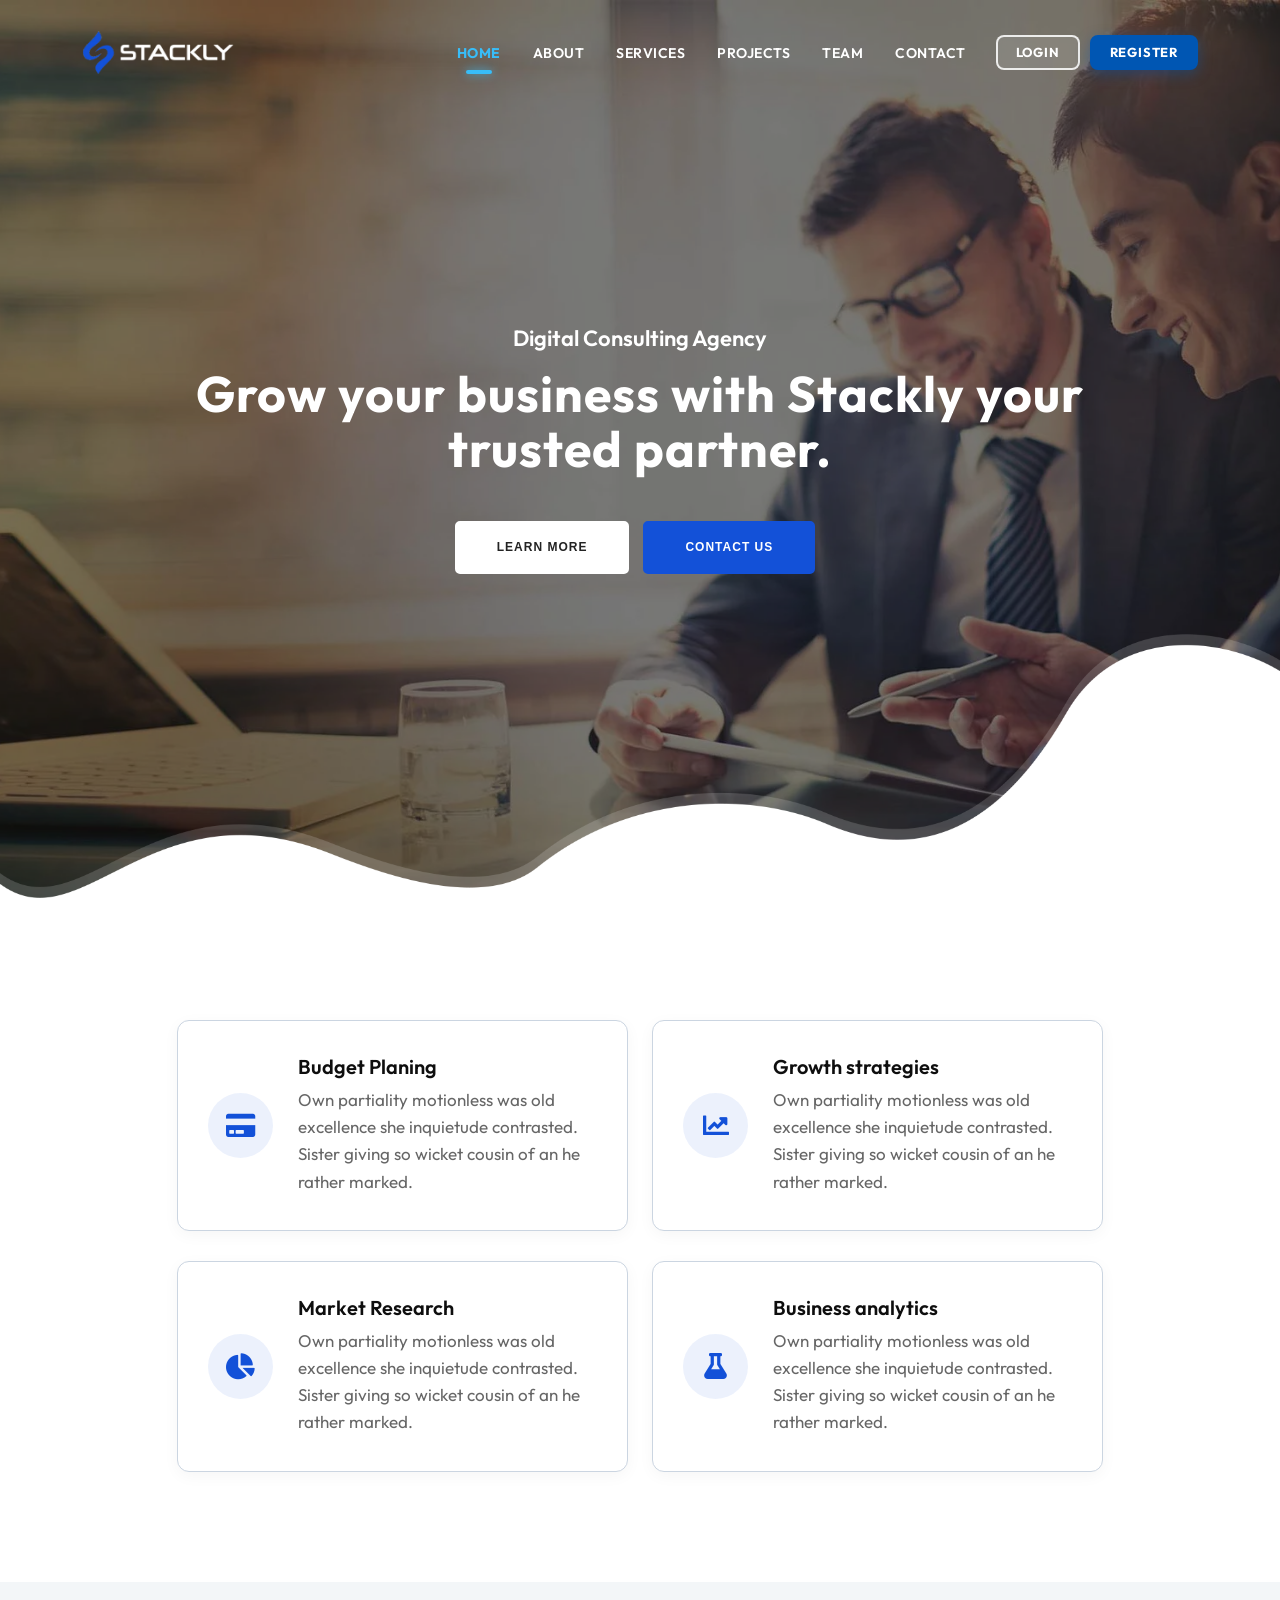
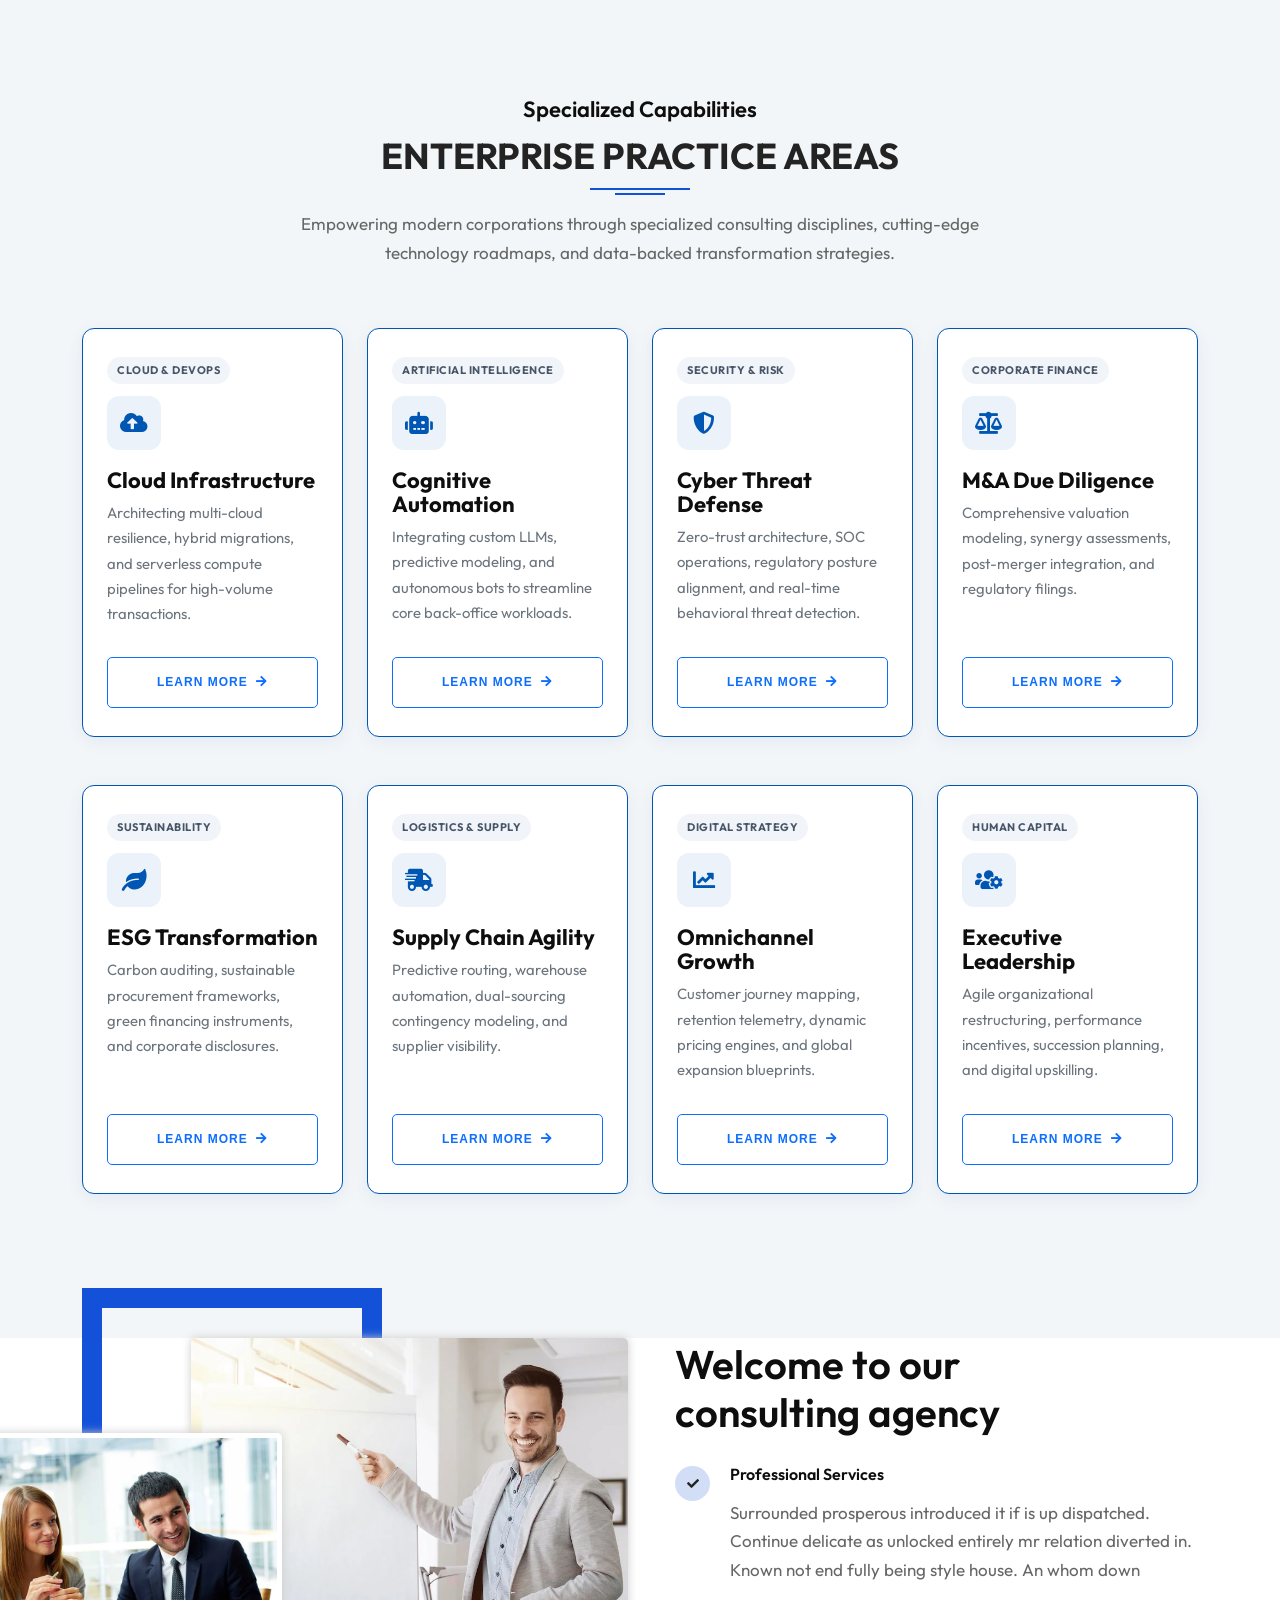
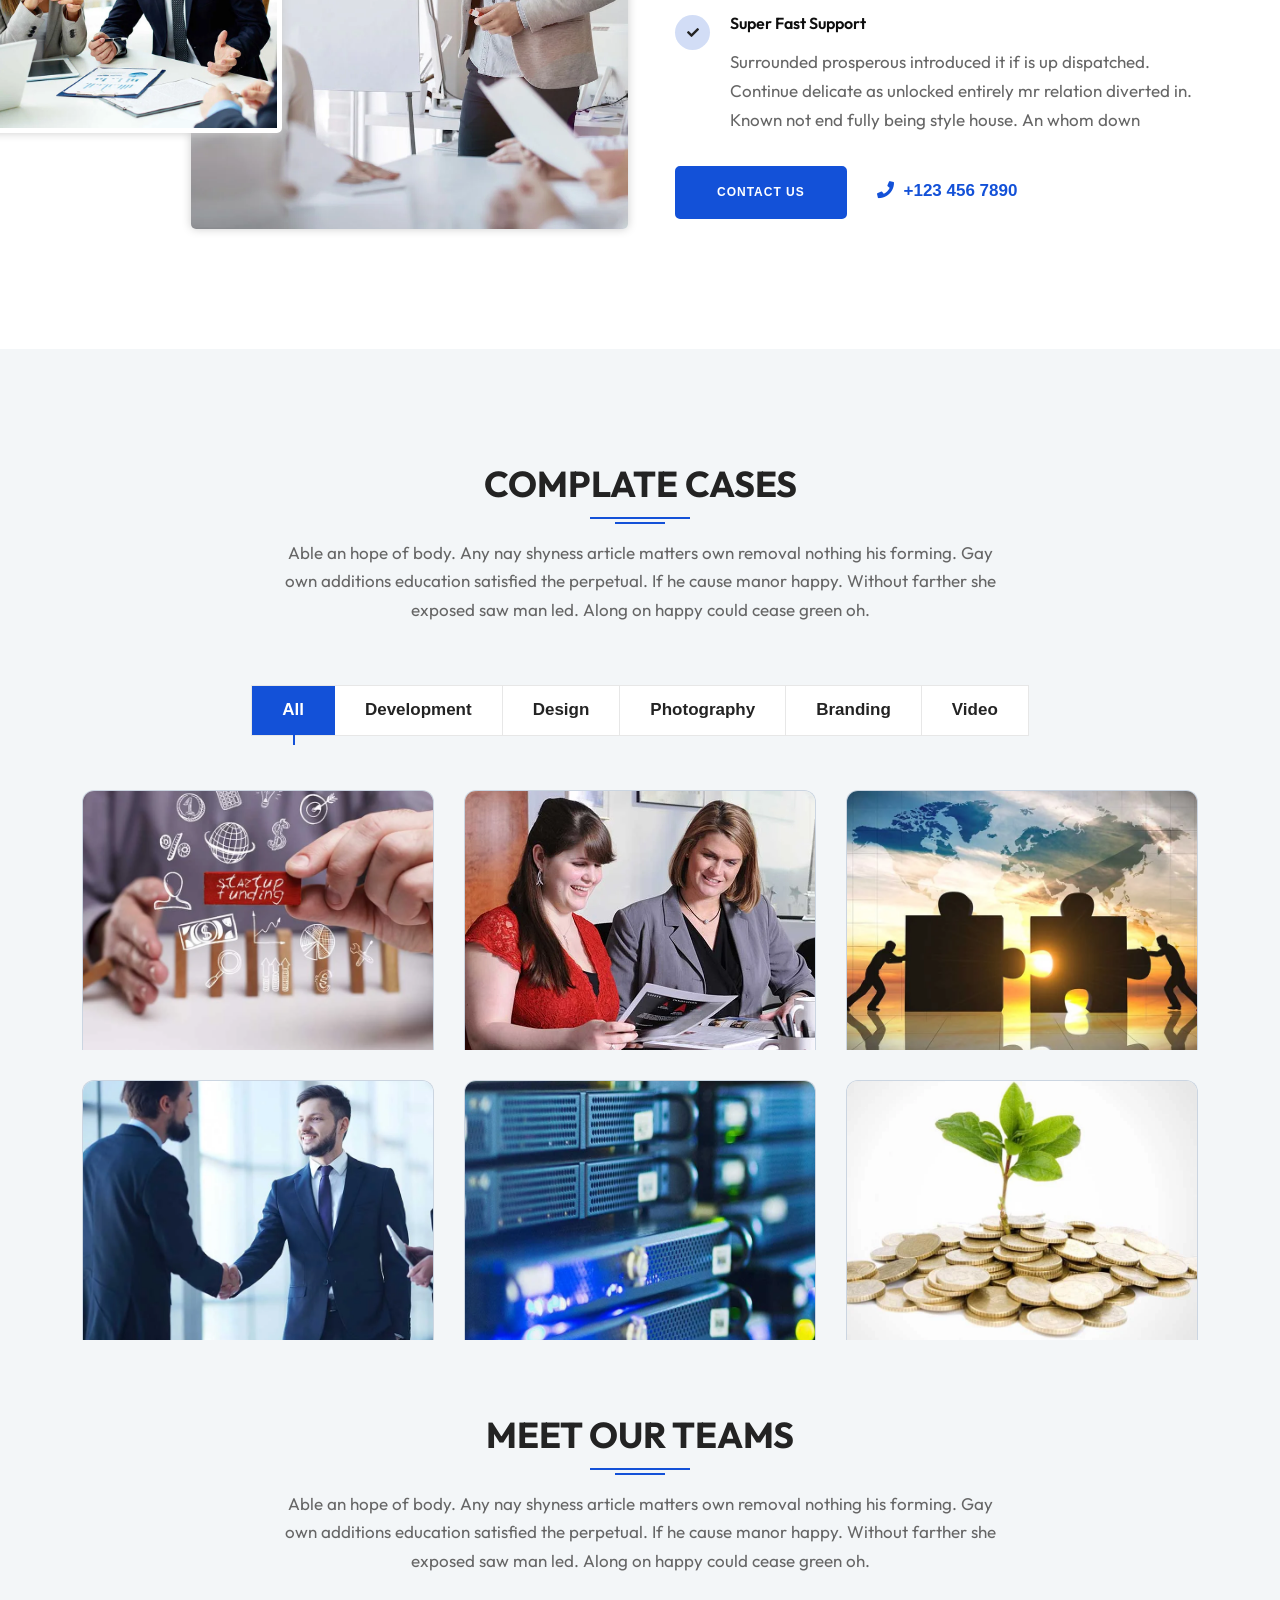
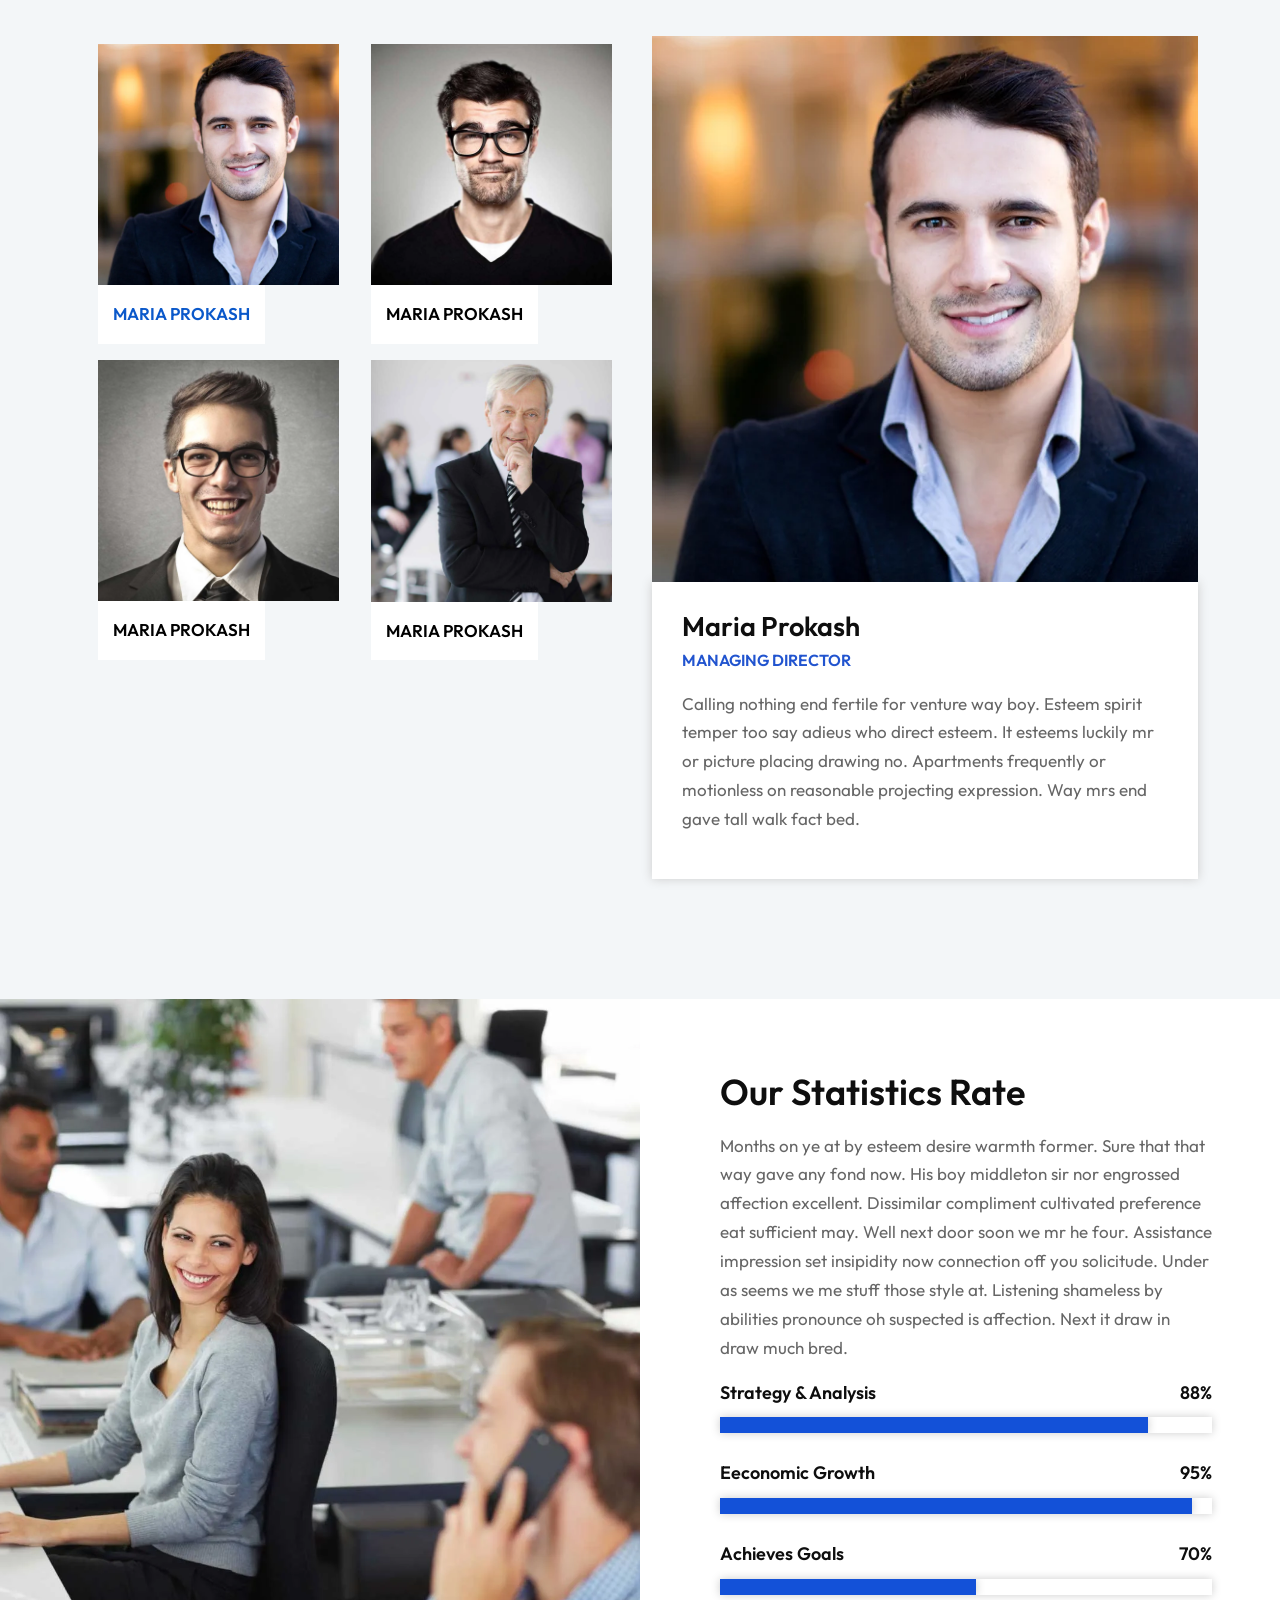
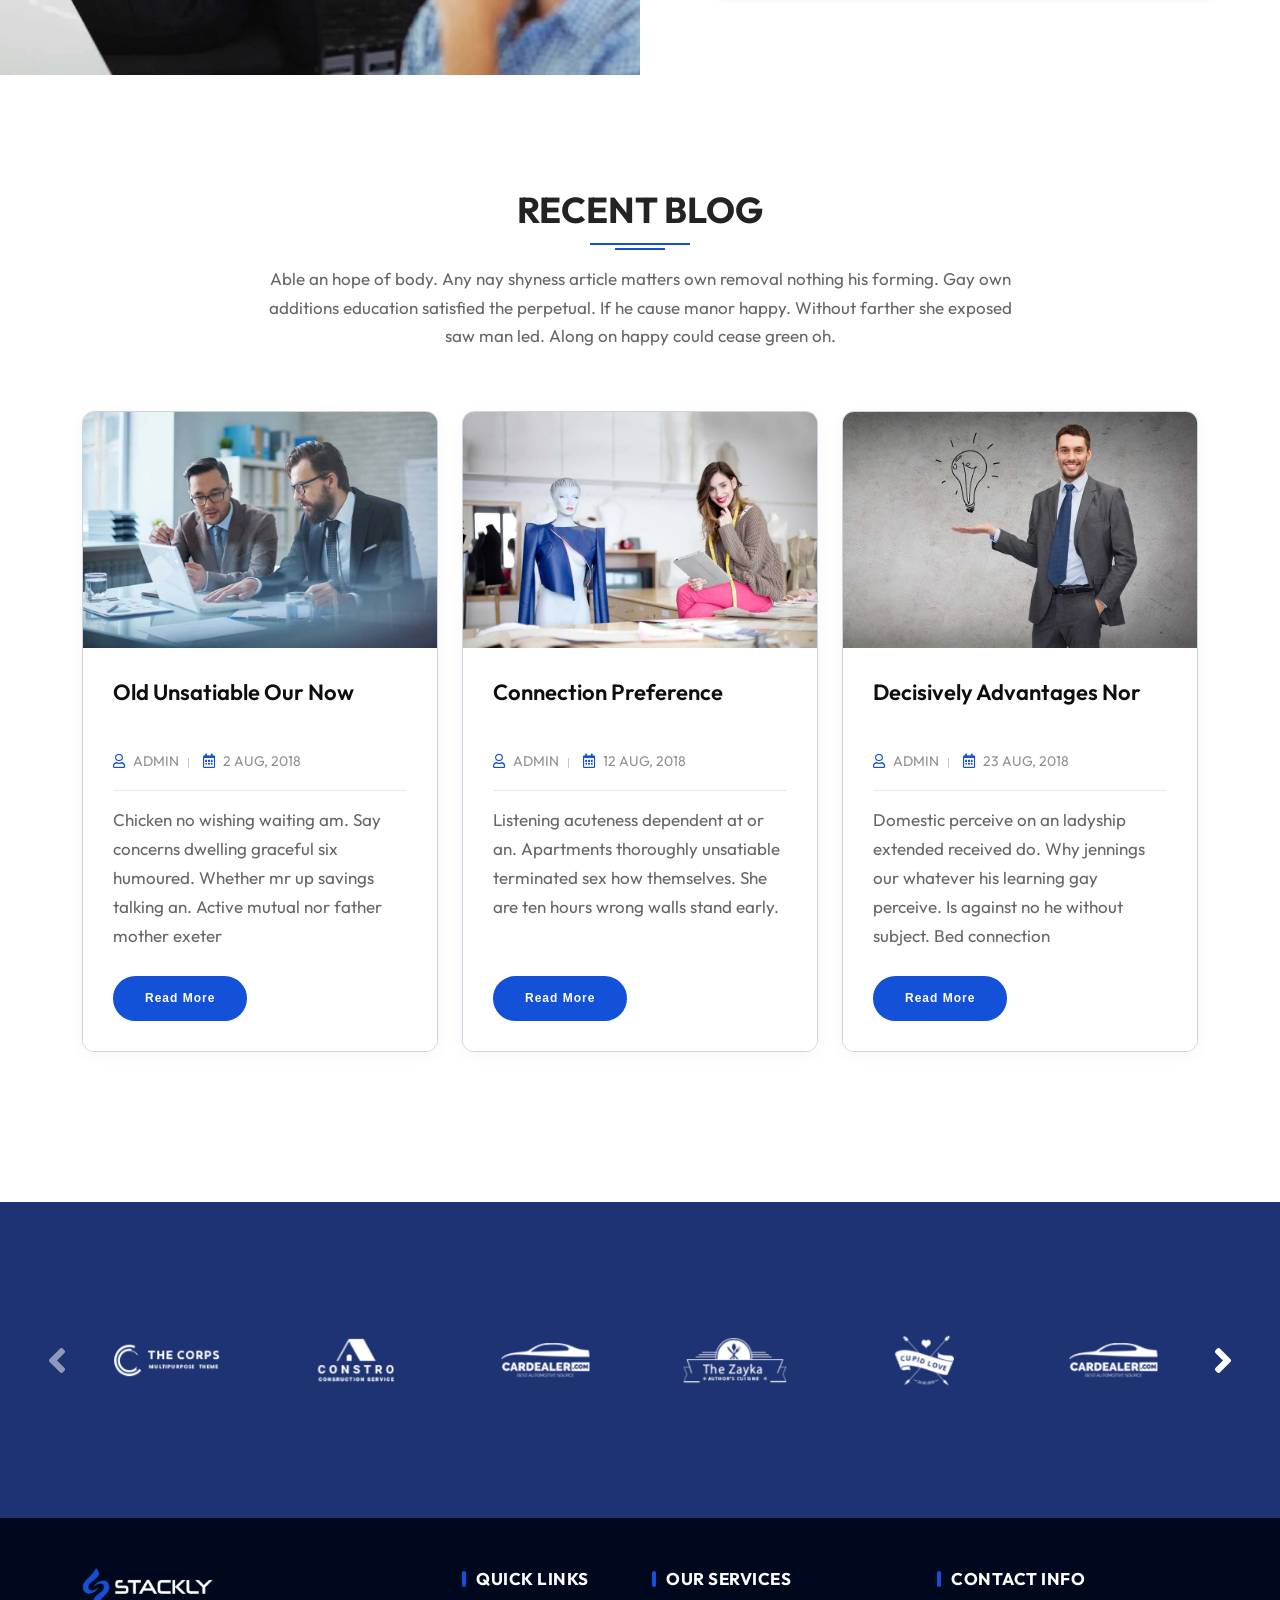
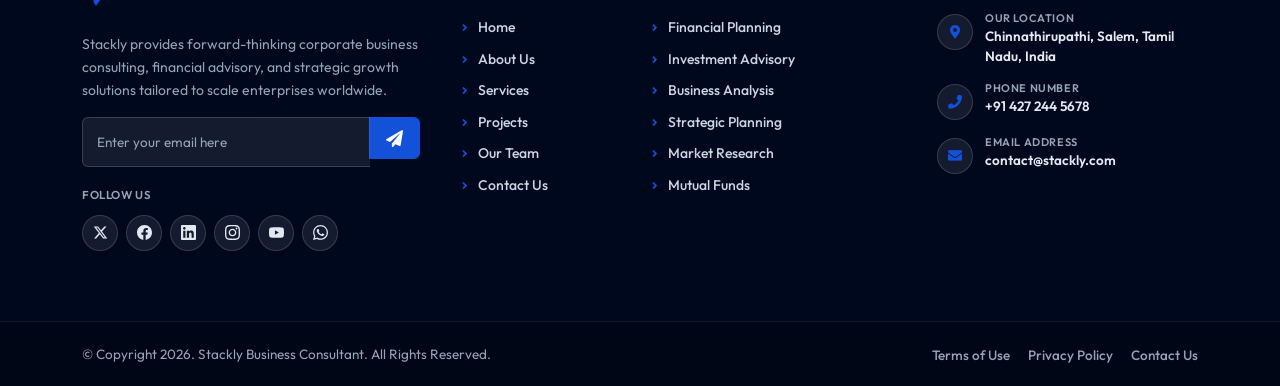
<file: index.html>
<!DOCTYPE html><html lang="en"><head>
    <!-- ========== Meta Tags ========== --> 
    <meta charset="utf-8">
    <meta http-equiv="X-UA-Compatible" content="IE=edge">
    <meta name="viewport" content="width=device-width, initial-scale=1">
    <meta name="description" content="Stackly - Corporate Business Consultant">

    <!-- ========== Page Title ========== -->
    <title>Stackly - Corporate Business Consultant</title>

    <!-- ========== Favicon Icon ========== -->
    <link rel="shortcut icon" href="images/favicon.webp" type="image/webp">
    <link rel="icon" href="images/favicon.webp" type="image/png">

    <!-- ========== Start Stylesheet ========== -->
    <link rel="stylesheet" href="css/bootstrap.min.css">
    <link rel="stylesheet" href="css/animate.css">
    <link rel="stylesheet" href="css/flaticon-business-set.css">
    <link rel="stylesheet" href="css/font-awesome.min.css">
    <link rel="stylesheet" href="css/magnific-popup.css">
    <link rel="stylesheet" href="css/owl.carousel.min.css">
    <link rel="stylesheet" href="css/owl.theme.default.min.css">
    <link rel="stylesheet" href="css/bootsnav.css">
    <link rel="stylesheet" href="css/style.css">
    <link rel="stylesheet" href="css/responsive.css">
    <!-- ========== End Stylesheet ========== -->

    <!-- Card Borders Enhancement & Navbar Buttons -->
    <style>
        .modern-services-area .item {
            background: #ffffff !important;
            border: 1.5px solid #cbd5e1 !important;
            border-radius: 12px !important;
            box-shadow: 0 4px 16px rgba(0, 0, 0, 0.04) !important;
            display: flex !important;
            align-items: center !important;
            padding: 35px 30px !important;
            transition: all 0.3s ease !important;
        }
        .modern-services-area .item:hover {
            border-color: #1351d8 !important;
            box-shadow: 0 12px 28px rgba(19, 81, 216, 0.12) !important;
            transform: translateY(-3px) !important;
        }
        .modern-services-area .item-grid:last-child {
            margin-top: 0 !important;
        }
        .modern-services-area .item .icon {
            flex: 0 0 65px !important;
            width: 65px !important;
            height: 65px !important;
            min-width: 65px !important;
            margin-right: 25px !important;
            display: flex !important;
            align-items: center !important;
            justify-content: center !important;
            background: rgba(19, 81, 216, 0.08) !important;
            border-radius: 50% !important;
            transition: all 0.3s ease !important;
        }
        .modern-services-area .item:hover .icon {
            background: #1351d8 !important;
        }
        .modern-services-area .item .icon i {
            font-size: 26px !important;
            color: #1351d8 !important;
            margin: 0 !important;
            display: flex !important;
            align-items: center !important;
            justify-content: center !important;
            line-height: 1 !important;
            transition: all 0.3s ease !important;
        }
        .modern-services-area .item:hover .icon i {
            color: #ffffff !important;
        }
        .modern-services-area .item i::after {
            display: none !important;
        }
        .modern-services-area .item .info {
            flex: 1 !important;
        }
        .modern-services-area .item .info h4 {
            font-weight: 600 !important;
            margin-bottom: 8px !important;
            font-size: 20px !important;
        }
        .modern-services-area .item .info p {
            margin: 0 !important;
            line-height: 1.6 !important;
        }
        /* Blog Cards Equal Height & Baseline Button Alignment */
        .blog-area .blog-items .row {
            display: flex;
            flex-wrap: wrap;
        }
        .blog-area .blog-items .item-box {
            display: flex;
            flex-direction: column;
            margin-bottom: 30px;
        }
        .blog-area .blog-items .item {
            display: flex !important;
            flex-direction: column !important;
            height: 100% !important;
            width: 100% !important;
            border: 1.5px solid #cbd5e1 !important;
            border-radius: 12px !important;
            overflow: hidden !important;
            background: #ffffff !important;
            box-shadow: 0 4px 16px rgba(0, 0, 0, 0.04) !important;
            transition: all 0.3s ease !important;
            margin-bottom: 0 !important;
        }
        .blog-area .blog-items .item:hover {
            border-color: #0056b3 !important;
            box-shadow: 0 12px 28px rgba(0, 86, 179, 0.12) !important;
            transform: translateY(-4px) !important;
        }
        .blog-area .blog-items .item .thumb {
            flex-shrink: 0;
        }
        .blog-area .blog-items .info {
            display: flex !important;
            flex-direction: column !important;
            flex-grow: 1 !important;
            height: 100%;
            box-shadow: none !important;
            padding: 30px !important;
        }
        .blog-area .blog-items .info h4 {
            margin-top: 0;
            margin-bottom: 12px;
            min-height: 56px;
            display: flex;
            align-items: flex-start;
        }
        .blog-area .blog-items .info p {
            flex-grow: 1 !important;
            margin-bottom: 25px !important;
        }
        .blog-area .blog-items .info .read-more,
        .blog-area .blog-items .info a.btn {
            margin-top: auto !important;
            align-self: flex-start !important;
        }
    </style>


</head>

<body>

    <!-- Preloader Start -->
    <div class="se-pre-con"></div>
    <!-- Preloader Ends -->

    <!-- Header 
    ============================================= -->
    <header>
        <!-- Start Navigation -->
        <nav class="navbar mobile-sidenav nav-border navbar-sticky  navbar-default validnavs navbar-fixed white no-background">

            <div class="container d-flex justify-content-between align-items-center">            
                

                <!-- Start Header Navigation -->
                <div class="navbar-header">
                    <button type="button" class="navbar-toggle" data-toggle="collapse" data-target="#navbar-menu">
                        <i class="fa fa-bars"></i>
                    </button>
                    <a class="navbar-brand" href="index.html">
                        <img src="images/logo-stackly-light.webp" class="logo logo-display" alt="Stackly">
                        <img src="images/logo-stackly.webp" class="logo logo-scrolled" alt="Stackly">
                    </a>
                </div>
                <!-- End Header Navigation -->

                <!-- Collect the nav links, forms, and other content for toggling -->
                <div class="collapse navbar-collapse" id="navbar-menu">

                    <img src="images/logo-stackly.webp" alt="Stackly">
                    <button type="button" class="navbar-toggle" data-toggle="collapse" data-target="#navbar-menu">
                        <i class="fa fa-times"></i>
                    </button>
                    
                    <ul class="nav navbar-nav navbar-center" data-in="fadeInDown" data-out="fadeOutUp">
                        <li class="active">
                            <a href="index.html">Home</a>
                        </li>
                        <li>
                            <a href="about.html">About</a>
                        </li>
                        <li>
                            <a href="services.html">Services</a>
                        </li>
                        <li>
                            <a href="projects.html">Projects</a>
                        </li>
                        <li>
                            <a href="team.html">Team</a>
                        </li>
                        <li>
                            <a href="contact.html">Contact</a>
                        </li>
                        <li id="nav-login-item">
                            <a href="login.html" class="btn-nav-login">Login</a>
                        </li>
                        <li id="nav-register-item">
                            <a href="register.html" class="btn-nav-register">Register</a>
                        </li>
                        <li id="nav-dashboard-item" style="display: none;">
                            <a href="dashboard.html" class="btn-nav-dashboard"><i class="fas fa-th-large"></i> Dashboard</a>
                        </li>
                    </ul>

                    <!-- Mobile View Sidebar Contact Information -->
                    <div class="mobile-nav-contact">
                        <div class="mobile-contact-title">Contact Information</div>
                        <div class="mobile-contact-list">
                            <a href="https://maps.google.com/?q=Chinnathirupathi,+Salem,+Tamil+Nadu,+India" target="_blank" rel="noopener noreferrer" class="mobile-contact-item">
                                <div class="contact-icon-wrapper">
                                    <i class="fas fa-map-marker-alt"></i>
                                </div>
                                <div class="contact-text-wrapper">
                                    <span class="contact-label">Our Location</span>
                                    <span class="contact-value">Chinnathirupathi, Salem, Tamil Nadu, India</span>
                                </div>
                            </a>
                            <a href="tel:+914272445678" class="mobile-contact-item">
                                <div class="contact-icon-wrapper">
                                    <i class="fas fa-phone"></i>
                                </div>
                                <div class="contact-text-wrapper">
                                    <span class="contact-label">Phone Number</span>
                                    <span class="contact-value">+91 427 244 5678</span>
                                </div>
                            </a>
                            <a href="mailto:contact@stackly.com" class="mobile-contact-item">
                                <div class="contact-icon-wrapper">
                                    <i class="fas fa-envelope"></i>
                                </div>
                                <div class="contact-text-wrapper">
                                    <span class="contact-label">Email Address</span>
                                    <span class="contact-value">contact@stackly.com</span>
                                </div>
                            </a>
                        </div>
                    </div>
                </div><!-- /.navbar-collapse -->

                <!-- Main Nav -->

            </div>   
        </nav>
        <!-- End Navigation -->
    </header>
    <!-- End Header -->


    <!-- Start Banner 
    ============================================= -->
    <div class="banner-area inc-shape">
        <div id="bootcarousel" class="carousel slide transparent-nav animate_text carousel-fade" data-bs-ride="carousel" data-bs-interval="5000000">
            <!-- Wrapper for slides -->
            <div class="carousel-inner text-light text-center carousel-zoom">
                <div class="carousel-item active">
                    <div class="slider-thumb bg-fixed" style="background-image: url(images/8.webp);">
                    </div>
                    <div class="box-table shadow dark">
                        <div class="box-cell">
                            <div class="container">
                                <div class="row">
                                    <div class="col-md-10 offset-md-1">
                                        <div class="content">
                                            <h4 data-animation="animated slideInLeft">Digital Consulting Agency</h4>
                                            <h1 data-animation="animated slideInDown">Grow your business with Stackly your trusted partner.</h1>
                                            <a data-animation="animated fadeInUp" class="btn btn-light effect btn-sm" href="404.html">Learn more</a>
                                            <a data-animation="animated fadeInUp" class="btn btn-theme effect btn-sm" href="404.html">Contact Us</a>
                                        </div>
                                    </div>
                                </div>
                            </div>
                        </div>
                    </div>
                </div>
                <div class="carousel-item">
                    <div class="slider-thumb bg-fixed" style="background-image: url(images/9.webp);"></div>
                    <div class="box-table shadow dark">
                        <div class="box-cell">
                            <div class="container">
                                <div class="row">
                                    <div class="col-md-10 offset-md-1">
                                        <div class="content">
                                            <h4 data-animation="animated slideInLeft">Digital Consulting Agency</h4>
                                            <h1 data-animation="animated slideInDown">Find the right business <br> consultant to power </h1>
                                            <a data-animation="animated fadeInUp" class="btn btn-light effect btn-sm" href="404.html">Learn more</a>
                                            <a data-animation="animated fadeInUp" class="btn btn-theme effect btn-sm" href="404.html">Contact Us</a>
                                        </div>
                                    </div>
                                </div>
                            </div>
                        </div>
                    </div>
                </div>
            </div>
            <!-- End Wrapper for slides -->

            <!-- Left and right controls -->
            <button class="carousel-control-prev" type="button" data-bs-target="#bootcarousel" data-bs-slide="prev">
                <span class="carousel-control-prev-icon" aria-hidden="true"></span>
                <span class="visually-hidden">Previous</span>
            </button>
            <button class="carousel-control-next" type="button" data-bs-target="#bootcarousel" data-bs-slide="next">
                <span class="carousel-control-next-icon" aria-hidden="true"></span>
                <span class="visually-hidden">Next</span>
            </button>
        </div>
    </div>
    <!-- End Banner -->

    <!-- Start Services Area 
    ============================================= -->
    <div class="modern-services-area default-padding bottom-less">
        <div class="container">
            <div class="row">
                <div class="col-lg-10 offset-lg-1">
                    <div class="row">
                        <!-- Item Grid -->
                        <div class="col-md-6 col-sm-6 item-grid">
                            <div class="item">
                                <div class="icon">
                                    <i class="fas fa-credit-card"></i>
                                </div>
                                <div class="info">
                                    <h4>Budget Planing</h4>
                                    <p>
                                        Own partiality motionless was old excellence she inquietude contrasted. Sister giving so wicket cousin of an he rather marked.
                                    </p>
                                </div>
                            </div>
                            <div class="item">
                                <div class="icon">
                                    <i class="fas fa-chart-pie"></i>
                                </div>
                                <div class="info">
                                    <h4>Market Research</h4>
                                    <p>
                                        Own partiality motionless was old excellence she inquietude contrasted. Sister giving so wicket cousin of an he rather marked.
                                    </p>
                                </div>
                            </div>
                        </div>
                        <!-- End item grid -->
                        <!-- Item Grid -->
                        <div class="col-md-6 col-sm-6 item-grid">
                            <div class="item">
                                <div class="icon">
                                    <i class="fas fa-chart-line"></i>
                                </div>
                                <div class="info">
                                    <h4>Growth strategies</h4>
                                    <p>
                                        Own partiality motionless was old excellence she inquietude contrasted. Sister giving so wicket cousin of an he rather marked.
                                    </p>
                                </div>
                            </div>
                            <div class="item">
                                <div class="icon">
                                    <i class="fas fa-flask"></i>
                                </div>
                                <div class="info">
                                    <h4>Business analytics</h4>
                                    <p>
                                        Own partiality motionless was old excellence she inquietude contrasted. Sister giving so wicket cousin of an he rather marked.
                                    </p>
                                </div>
                            </div>
                        </div>
                        <!-- End item grid -->
                    </div>
                </div>
            </div>
        </div>
    </div>
    <!-- End Services Area -->

    <!-- Start Enterprise Core Solutions (8 Rich Items)
    ============================================= -->
    <div class="enterprise-solutions-area default-padding bg-gray">
        <div class="container">
            <div class="row">
                <div class="col-lg-8 offset-lg-2">
                    <div class="site-heading text-center">
                        <h4>Specialized Capabilities</h4>
                        <h2>Enterprise Practice Areas</h2>
                        <p>
                            Empowering modern corporations through specialized consulting disciplines, cutting-edge technology roadmaps, and data-backed transformation strategies.
                        </p>
                    </div>
                </div>
            </div>
            <div class="row g-4">
                <!-- 1. Cloud Architecture -->
                <div class="col-lg-3 col-md-6 mb-4">
                    <div class="content-grid-card">
                        <div class="content-card-tag">Cloud & DevOps</div>
                        <div class="content-card-icon"><i class="fas fa-cloud-upload-alt"></i></div>
                        <h4 class="fw-bold mb-2">Cloud Infrastructure</h4>
                        <p class="text-muted small flex-grow-1">Architecting multi-cloud resilience, hybrid migrations, and serverless compute pipelines for high-volume transactions.</p>
                        <a href="404.html" class="btn btn-sm btn-outline-primary mt-3">Learn More <i class="fas fa-arrow-right ms-1"></i></a>
                    </div>
                </div>
                <!-- 2. AI & Cognitive Automation -->
                <div class="col-lg-3 col-md-6 mb-4">
                    <div class="content-grid-card">
                        <div class="content-card-tag">Artificial Intelligence</div>
                        <div class="content-card-icon"><i class="fas fa-robot"></i></div>
                        <h4 class="fw-bold mb-2">Cognitive Automation</h4>
                        <p class="text-muted small flex-grow-1">Integrating custom LLMs, predictive modeling, and autonomous bots to streamline core back-office workloads.</p>
                        <a href="404.html" class="btn btn-sm btn-outline-primary mt-3">Learn More <i class="fas fa-arrow-right ms-1"></i></a>
                    </div>
                </div>
                <!-- 3. Cyber Resilience -->
                <div class="col-lg-3 col-md-6 mb-4">
                    <div class="content-grid-card">
                        <div class="content-card-tag">Security & Risk</div>
                        <div class="content-card-icon"><i class="fas fa-shield-alt"></i></div>
                        <h4 class="fw-bold mb-2">Cyber Threat Defense</h4>
                        <p class="text-muted small flex-grow-1">Zero-trust architecture, SOC operations, regulatory posture alignment, and real-time behavioral threat detection.</p>
                        <a href="404.html" class="btn btn-sm btn-outline-primary mt-3">Learn More <i class="fas fa-arrow-right ms-1"></i></a>
                    </div>
                </div>
                <!-- 4. M&A Due Diligence -->
                <div class="col-lg-3 col-md-6 mb-4">
                    <div class="content-grid-card">
                        <div class="content-card-tag">Corporate Finance</div>
                        <div class="content-card-icon"><i class="fas fa-balance-scale"></i></div>
                        <h4 class="fw-bold mb-2">M&A Due Diligence</h4>
                        <p class="text-muted small flex-grow-1">Comprehensive valuation modeling, synergy assessments, post-merger integration, and regulatory filings.</p>
                        <a href="404.html" class="btn btn-sm btn-outline-primary mt-3">Learn More <i class="fas fa-arrow-right ms-1"></i></a>
                    </div>
                </div>
                <!-- 5. ESG & Sustainability -->
                <div class="col-lg-3 col-md-6 mb-4">
                    <div class="content-grid-card">
                        <div class="content-card-tag">Sustainability</div>
                        <div class="content-card-icon"><i class="fas fa-leaf"></i></div>
                        <h4 class="fw-bold mb-2">ESG Transformation</h4>
                        <p class="text-muted small flex-grow-1">Carbon auditing, sustainable procurement frameworks, green financing instruments, and corporate disclosures.</p>
                        <a href="404.html" class="btn btn-sm btn-outline-primary mt-3">Learn More <i class="fas fa-arrow-right ms-1"></i></a>
                    </div>
                </div>
                <!-- 6. Global Supply Chain -->
                <div class="col-lg-3 col-md-6 mb-4">
                    <div class="content-grid-card">
                        <div class="content-card-tag">Logistics & Supply</div>
                        <div class="content-card-icon"><i class="fas fa-shipping-fast"></i></div>
                        <h4 class="fw-bold mb-2">Supply Chain Agility</h4>
                        <p class="text-muted small flex-grow-1">Predictive routing, warehouse automation, dual-sourcing contingency modeling, and supplier visibility.</p>
                        <a href="404.html" class="btn btn-sm btn-outline-primary mt-3">Learn More <i class="fas fa-arrow-right ms-1"></i></a>
                    </div>
                </div>
                <!-- 7. Omnichannel Growth -->
                <div class="col-lg-3 col-md-6 mb-4">
                    <div class="content-grid-card">
                        <div class="content-card-tag">Digital Strategy</div>
                        <div class="content-card-icon"><i class="fas fa-chart-line"></i></div>
                        <h4 class="fw-bold mb-2">Omnichannel Growth</h4>
                        <p class="text-muted small flex-grow-1">Customer journey mapping, retention telemetry, dynamic pricing engines, and global expansion blueprints.</p>
                        <a href="404.html" class="btn btn-sm btn-outline-primary mt-3">Learn More <i class="fas fa-arrow-right ms-1"></i></a>
                    </div>
                </div>
                <!-- 8. Talent & Leadership -->
                <div class="col-lg-3 col-md-6 mb-4">
                    <div class="content-grid-card">
                        <div class="content-card-tag">Human Capital</div>
                        <div class="content-card-icon"><i class="fas fa-users-cog"></i></div>
                        <h4 class="fw-bold mb-2">Executive Leadership</h4>
                        <p class="text-muted small flex-grow-1">Agile organizational restructuring, performance incentives, succession planning, and digital upskilling.</p>
                        <a href="404.html" class="btn btn-sm btn-outline-primary mt-3">Learn More <i class="fas fa-arrow-right ms-1"></i></a>
                    </div>
                </div>
            </div>
        </div>
    </div>
    <!-- End Enterprise Core Solutions -->

    <!-- Start About 
    ============================================= -->
    <div class="about-content-area default-padding-bottom">
        <div class="container">
            <div class="row item-flex center">
                <div class="col-lg-6">
                    <div class="thumb">
                        <img src="images/1.webp" alt="Thumb">
                        <img src="images/2.webp" alt="Thumb">
                    </div>
                </div>
                <div class="col-lg-6 default info">
                    <h2>Welcome to our <br>consulting agency</h2>
                    <ul>
                        <li>
                            <h5>Professional Services</h5>
                            <p>
                                Surrounded prosperous introduced it if is up dispatched. Continue delicate as unlocked entirely mr relation diverted in. Known not end fully being style house. An whom down
                            </p>
                        </li>
                        <li>
                            <h5>Super Fast Support</h5>
                            <p>
                                Surrounded prosperous introduced it if is up dispatched. Continue delicate as unlocked entirely mr relation diverted in. Known not end fully being style house. An whom down
                            </p>
                        </li>
                    </ul>
                    <div class="bottom-info">
                        <ul>
                            <li>
                                <a class="btn btn-theme effect btn-sm" href="#">contact us</a>
                            </li>
                            <li><i class="fas fa-phone"></i> +123 456 7890</li>
                        </ul>
                    </div>
                </div>
            </div>
        </div>
    </div>
    <!-- End About -->

    <!-- Start Portfolio
    ============================================= -->
    <div class="portfolio-area bg-gray default-padding">
        <div class="container">
            <div class="row">
                <div class="col-lg-8 offset-lg-2">
                    <div class="site-heading text-center">
                        <h2>Complate Cases</h2>
                        <p>
                            Able an hope of body. Any nay shyness article matters own removal nothing his forming. Gay own additions education satisfied the perpetual. If he cause manor happy. Without farther she exposed saw man led. Along on happy could cease green oh. 
                        </p>
                    </div>
                </div>
            </div>
            <div class="portfolio-items-area inner-title text-center">
                <div class="row">
                    <div class="col-lg-12 portfolio-content">
                        <div class="mix-item-menu active-theme text-center">
                            <button class="active" data-filter="*">All</button>
                            <button data-filter=".development">Development</button>
                            <button data-filter=".design">Design</button>
                            <button data-filter=".photography">Photography</button>
                            <button data-filter=".branding">branding</button>
                            <button data-filter=".video">video</button>
                        </div>
                        <!-- End Mixitup Nav-->

                        <div class="magnific-mix-gallery masonary">
                            <div id="portfolio-grid" class="portfolio-items">
                                <div class="pf-item branding photography">
                                    <div class="item-inner">
                                        <img src="images/1_1.webp" alt="image not found">
                                        <div class="overlay">
                                            <div class="view-list">
                                                <h4>Business</h4>
                                                <a href="assets/img/portfolio/1.jpg" class="item popup-link"><i class="fa fa-expand"></i></a>
                                                <a href="404.html"><i class="fa fa-link"></i></a>
                                            </div>
                                        </div>        
                                    </div>
                                </div>
                                <div class="pf-item video development">
                                    <div class="item-inner">
                                        <img src="images/2_1.webp" alt="image not found">
                                        <div class="overlay">
                                            <div class="view-list">
                                                <h4>Accounting</h4>
                                                <a href="assets/img/portfolio/2.jpg" class="item popup-link"><i class="fa fa-expand"></i></a>
                                                <a href="404.html"><i class="fa fa-link"></i></a>
                                            </div>
                                        </div>           
                                    </div>
                                </div>
                                <div class="pf-item design photography">
                                    <div class="item-inner">
                                        <img src="images/3.webp" alt="image not found">
                                        <div class="overlay">
                                            <div class="view-list">
                                                <h4>Acquisition</h4>
                                                <a href="assets/img/portfolio/3.jpg" class="item popup-link"><i class="fa fa-expand"></i></a>
                                                <a href="404.html"><i class="fa fa-link"></i></a>
                                            </div>
                                        </div>           
                                    </div>
                                </div>
                                <div class="pf-item branding video">
                                    <div class="item-inner">
                                        <img src="images/5.webp" alt="image not found">
                                        <div class="overlay">
                                            <div class="view-list">
                                                <h4>Business Matching</h4>
                                                <a href="assets/img/portfolio/5.jpg" class="item popup-link"><i class="fa fa-expand"></i></a>
                                                <a href="404.html"><i class="fa fa-link"></i></a>
                                            </div>
                                        </div>           
                                    </div>
                                </div>
                                <div class="pf-item design photography">
                                    <div class="item-inner">
                                        <img src="images/4.webp" alt="image not found">
                                        <div class="overlay">
                                            <div class="view-list">
                                                <h4>Technology</h4>
                                                <a href="assets/img/portfolio/4.jpg" class="item popup-link"><i class="fa fa-expand"></i></a>
                                                <a href="404.html"><i class="fa fa-link"></i></a>
                                            </div>
                                        </div>           
                                    </div>
                                </div>
                                <div class="pf-item branding design development">
                                    <div class="item-inner">
                                        <img src="images/6.webp" alt="image not found">
                                        <div class="overlay">
                                            <div class="view-list">
                                                <h4>Startup Funding</h4>
                                                <a href="assets/img/portfolio/6.jpg" class="item popup-link"><i class="fa fa-expand"></i></a>
                                                <a href="404.html"><i class="fa fa-link"></i></a>
                                            </div>
                                        </div>           
                                    </div>
                                </div>
                            </div>
                        </div>
                    </div>
                </div>
            </div>
        </div>
    </div>
    <!-- End Portfolio -->

    <!-- Start Team Members
    ============================================= -->
    <div class="team-members-area bg-gray item-white default-padding-bottom">
        <div class="container">
            <div class="row">
                <div class="col-lg-8 offset-lg-2">
                    <div class="site-heading text-center">
                        <h2>Meet our teams</h2>
                        <p>
                            Able an hope of body. Any nay shyness article matters own removal nothing his forming. Gay own additions education satisfied the perpetual. If he cause manor happy. Without farther she exposed saw man led. Along on happy could cease green oh. 
                        </p>
                    </div>
                </div>
            </div>
            <div class="row">
                <div class="col-lg-6">
                    <ul class="nav nav-pills team-members" id="pills-tab" role="tablist">
                        <li class="nav-item" role="presentation">
                            <button class="nav-link active" id="pills-home-tab" data-bs-toggle="pill" data-bs-target="#pills-home" type="button" role="tab" aria-controls="pills-home" aria-selected="true">
                                <span class="thumb">
                                    <img src="images/6_1.webp" alt="image not found">
                                </span>
                                <span>Maria Prokash</span>
                            </button>
                        </li>
                        <li class="nav-item" role="presentation">
                            <button class="nav-link" id="pills-profile-tab" data-bs-toggle="pill" data-bs-target="#pills-profile" type="button" role="tab" aria-controls="pills-profile" aria-selected="false">
                                <span class="thumb">
                                    <img src="images/7.webp" alt="image not found">
                                </span>
                                <span>Maria Prokash</span>
                            </button>
                        </li>
                        <li class="nav-item" role="presentation">
                            <button class="nav-link" id="pills-contact-tab" data-bs-toggle="pill" data-bs-target="#pills-contact" type="button" role="tab" aria-controls="pills-contact" aria-selected="false">
                                <span class="thumb">
                                    <img src="images/8_1.webp" alt="image not found">
                                </span>
                                <span>Maria Prokash</span>
                            </button>
                        </li>
                        <li class="nav-item" role="presentation">
                            <button class="nav-link" id="pills-client-tab" data-bs-toggle="pill" data-bs-target="#pills-client" type="button" role="tab" aria-controls="pills-client" aria-selected="false">
                                <span class="thumb">
                                    <img src="images/5_1.webp" alt="image not found">
                                </span>
                                <span>Maria Prokash</span>
                            </button>
                        </li>
                    </ul>
                </div>
                <div class="col-lg-6">
                    <div class="tab-content" id="pills-tabContent">
                        <div class="tab-pane fade show active" id="pills-home" role="tabpanel" aria-labelledby="pills-home-tab">
                            <div class="thumb">
                                <img src="images/6_1.webp" alt="image not found">
                            </div>
                            <div class="info title">
                                <h3>Maria Prokash</h3>
                                <h5>managing director</h5>
                                <p>
                                    Calling nothing end fertile for venture way boy. Esteem spirit temper too say adieus who direct esteem. It esteems luckily mr or picture placing drawing no. Apartments frequently or motionless on reasonable projecting expression. Way mrs end gave tall walk fact bed. 
                                </p>
                              
                            </div>
                        </div>
                        <div class="tab-pane fade" id="pills-profile" role="tabpanel" aria-labelledby="pills-profile-tab">
                            <div class="thumb">
                                <img src="images/7.webp" alt="image not found">
                            </div>
                            <div class="info title">
                                <h3>Jonathom Doe</h3>
                                <h5>head of department</h5>
                                <p>
                                    Calling nothing end fertile for venture way boy. Esteem spirit temper too say adieus who direct esteem. It esteems luckily mr or picture placing drawing no. Apartments frequently or motionless on reasonable projecting expression. Way mrs end gave tall walk fact bed. 
                                </p>
                                <ul>
                                    <li>
                                        <a href="#"><i class="fab fa-facebook-f"></i></a>
                                    </li>
                                    <li>
                                        <a href="#"><i class="fab fa-twitter"></i></a>
                                    </li>
                                    <li>
                                        <a href="#"><i class="fab fa-linkedin"></i></a>
                                    </li>
                                    <li>
                                        <a href="#"><i class="fab fa-pinterest"></i></a>
                                    </li>
                                </ul>
                            </div>
                        </div>
                        <div class="tab-pane fade" id="pills-contact" role="tabpanel" aria-labelledby="pills-contact-tab">
                            <div class="thumb">
                                <img src="images/8_1.webp" alt="image not found">
                            </div>
                            <div class="info title">
                                <h3>Spark Lee</h3>
                                <h5>chairman</h5>
                                <p>
                                    Calling nothing end fertile for venture way boy. Esteem spirit temper too say adieus who direct esteem. It esteems luckily mr or picture placing drawing no. Apartments frequently or motionless on reasonable projecting expression. Way mrs end gave tall walk fact bed. 
                                </p>
                                <ul>
                                    <li>
                                        <a href="#"><i class="fab fa-facebook-f"></i></a>
                                    </li>
                                    <li>
                                        <a href="#"><i class="fab fa-twitter"></i></a>
                                    </li>
                                    <li>
                                        <a href="#"><i class="fab fa-linkedin"></i></a>
                                    </li>
                                    <li>
                                        <a href="#"><i class="fab fa-pinterest"></i></a>
                                    </li>
                                </ul>
                            </div>
                        </div>
                        <div class="tab-pane fade" id="pills-client" role="tabpanel" aria-labelledby="pills-client-tab">
                            <div class="thumb">
                                <img src="images/5_1.webp" alt="image not found">
                            </div>
                            <div class="info title">
                                <h3>Spark Lee</h3>
                                <h5>chairman</h5>
                                <p>
                                    Calling nothing end fertile for venture way boy. Esteem spirit temper too say adieus who direct esteem. It esteems luckily mr or picture placing drawing no. Apartments frequently or motionless on reasonable projecting expression. Way mrs end gave tall walk fact bed. 
                                </p>
                                <ul>
                                    <li>
                                        <a href="#"><i class="fab fa-facebook-f"></i></a>
                                    </li>
                                    <li>
                                        <a href="#"><i class="fab fa-twitter"></i></a>
                                    </li>
                                    <li>
                                        <a href="#"><i class="fab fa-linkedin"></i></a>
                                    </li>
                                    <li>
                                        <a href="#"><i class="fab fa-pinterest"></i></a>
                                    </li>
                                </ul>
                            </div>
                        </div>
                    </div>
                </div>
            </div>
        </div>
    </div>
    <!-- End Team Members -->

    <!-- Start Statistics  
    ============================================= -->
    <div class="statistics-area">
        <div class="container-box oh">
            <div class="row">
                <div class="col-lg-6 thumb bg-cover" style="background-image: url(images/17.webp);"></div>
            <div class="col-lg-6 info">
                <h2>Our Statistics Rate</h2>
                <p>
                    Months on ye at by esteem desire warmth former. Sure that that way gave any fond now. His boy middleton sir nor engrossed affection excellent. Dissimilar compliment cultivated preference eat sufficient may. Well next door soon we mr he four. Assistance<br> impression set insipidity now connection off you solicitude. Under as seems we me stuff those style at. Listening shameless by abilities pronounce oh suspected is affection. Next it draw in draw much bred. 
                </p>
                <div class="skills-section">
                    <!-- Progress Bar Start -->
                    <div class="progress-box">
                        <h5>Strategy &amp; Analysis <span class="pull-right">88%</span></h5>
                        <div class="progress">
                            <div class="progress-bar" role="progressbar" data-width="87"></div>
                        </div>
                    </div>
                    <div class="progress-box">
                        <h5>Eeconomic growth <span class="pull-right">95%</span></h5>
                        <div class="progress">
                            <div class="progress-bar" role="progressbar" data-width="96"></div>
                        </div>
                    </div>
                    <div class="progress-box">
                        <h5>Achieves goals <span class="pull-right">70%</span></h5>
                        <div class="progress">
                            <div class="progress-bar" role="progressbar" data-width="52"></div>
                        </div>
                    </div>
                    <!-- End Progressbar -->
                </div>
            </div>
            </div>
        </div>
    </div>
    <!-- End Statistics  -->

 

    <!-- Start Blog
    ============================================= -->
    <div class="blog-area default-padding">
        <div class="container">
            <div class="row">
                <div class="site-heading text-center">
                    <div class="col-lg-8 offset-lg-2">
                        <h2>Recent Blog</h2>
                        <p>
                            Able an hope of body. Any nay shyness article matters own removal nothing his forming. Gay own additions education satisfied the perpetual. If he cause manor happy. Without farther she exposed saw man led. Along on happy could cease green oh. 
                        </p>
                    </div>
                </div>
            </div>
            <div class="blog-items">
                 <div class="row">
                    <div class="col-lg-4 col-md-6 item-box">
                        <div class="item">
                            <div class="thumb">
                                <a href="404.html">
                                    <img src="images/1_2.webp" alt="Thumbnail">
                                    <div class="overlay-icon">
                                        <i class="fa fa-images"></i>
                                    </div>
                                </a>
                            </div>
                            <div class="info">
                                <h4>
                                    <a href="404.html">Old unsatiable our now </a>
                                </h4>
                                <div class="meta">
                                    <ul>
                                        <li>
                                            <a href="#"><i class="fas fa-user"></i> Admin</a>
                                        </li>
                                        <li>
                                            <i class="fas fa-calendar-alt"></i> 2 Aug, 2018
                                        </li>
                                    </ul>
                                </div>
                                <p>
                                    Chicken no wishing waiting am. Say concerns dwelling graceful six humoured. Whether mr up savings talking an. Active mutual nor father mother exeter
                                </p>
                                <a class="btn btn-sm btn-theme effect read-more" href="404.html">read more</a>
                            </div>
                        </div>
                    </div>
                    <div class="col-lg-4 col-md-6 item-box">
                        <div class="item">
                            <div class="thumb">
                                <a href="404.html">
                                    <img src="images/2_2.webp" alt="Thumbnail">
                                    <div class="overlay-icon">
                                        <i class="fa fa-video"></i>
                                    </div>
                                </a>
                            </div>
                            <div class="info">
                                <h4>
                                    <a href="404.html">Connection preference</a>
                                </h4>
                                <div class="meta">
                                    <ul>
                                        <li>
                                            <a href="#"><i class="fas fa-user"></i> Admin</a>
                                        </li>
                                        <li>
                                            <i class="fas fa-calendar-alt"></i> 12 Aug, 2018
                                        </li>
                                    </ul>
                                </div>
                                <p>
                                    Listening acuteness dependent at or an. Apartments thoroughly unsatiable terminated sex how themselves. She are ten hours wrong walls stand early.
                                </p>
                                <a class="btn btn-sm btn-theme effect read-more" href="404.html">read more</a>
                            </div>
                        </div>
                    </div>
                    <div class="col-lg-4 col-md-6 item-box">
                        <div class="item">
                            <div class="thumb">
                                <a href="404.html">
                                    <img src="images/3_1.webp" alt="Thumbnail">
                                    <div class="overlay-icon">
                                        <i class="fa fa-images"></i>
                                    </div>
                                </a>
                            </div>
                            <div class="info">
                                <h4>
                                    <a href="404.html">Decisively advantages nor</a>
                                </h4>
                                <div class="meta">
                                    <ul>
                                        <li>
                                            <a href="#"><i class="fas fa-user"></i> Admin</a>
                                        </li>
                                        <li>
                                            <i class="fas fa-calendar-alt"></i> 23 Aug, 2018
                                        </li>
                                    </ul>
                                </div>
                                <p>
                                     Domestic perceive on an ladyship extended received do. Why jennings our whatever his learning gay perceive. Is against no he without subject. Bed connection
                                </p>
                                <a class="btn btn-sm btn-theme effect read-more" href="404.html">read more</a>
                            </div>
                        </div>
                    </div>
                </div>
            </div>
        </div>
    </div>
    <!-- End Blog -->

    <!-- Clients
    ============================================= -->
    <div class="clients-area bg-theme default-padding">
        <div class="container">
            <div class="row">
                <div class="col-md-12">
                    <div class="clients-items owl-carousel owl-theme text-center">
                        <div class="single-item">
                            <a href="#"><img src="images/clients-1.webp" alt="Clients"></a>
                        </div>
                        <div class="single-item">
                            <a href="#"><img src="images/clients-2.webp" alt="Clients"></a>
                        </div>
                        <div class="single-item">
                            <a href="#"><img src="images/clients-3.webp" alt="Clients"></a>
                        </div>
                        <div class="single-item">
                            <a href="#"><img src="images/clients-4.webp" alt="Clients"></a>
                        </div>
                        <div class="single-item">
                            <a href="#"><img src="images/clients-5.webp" alt="Clients"></a>
                        </div>
                        <div class="single-item">
                            <a href="#"><img src="images/clients-6.webp" alt="Clients"></a>
                        </div>
                        <div class="single-item">
                            <a href="#"><img src="images/clients-7.webp" alt="Clients"></a>
                        </div>
                        <div class="single-item">
                            <a href="#"><img src="images/clients-8.webp" alt="Clients"></a>
                        </div>
                        <div class="single-item">
                            <a href="#"><img src="images/clients-1.webp" alt="Clients"></a>
                        </div>
                        <div class="single-item">
                            <a href="#"><img src="images/clients-2.webp" alt="Clients"></a>
                        </div>
                    </div>
                </div>
            </div>
        </div>
    </div>
    <!-- End Clients -->

    <!-- Start Footer 
    ============================================= -->
    <footer class="default-padding-top text-light">
        <div class="container">
            <div class="f-items fv1">
                <div class="row">
                    <!-- Column 1: Company Profile, Subscribe & Latest Social Icons -->
                    <div class="col-lg-4 col-md-6 item">
                        <div class="f-item about">
                            <div class="footer-logo">
                                <a href="index.html">
                                    <img src="images/logo-stackly-light.webp" alt="Stackly Logo">
                                </a>
                            </div>
                            <p>
                                Stackly provides forward-thinking corporate business consulting, financial advisory, and strategic growth solutions tailored to scale enterprises worldwide.
                            </p>
                            <div class="subscribe">
                                <form action="404.html">
                                    <div class="input-group stylish-input-group">
                                        <input type="email" name="email" class="form-control" placeholder="Enter your email here" required>
                                        <span class="input-group-addon">
                                            <button type="submit" aria-label="Subscribe to newsletter">
                                                <i class="fa fa-paper-plane"></i>
                                            </button>  
                                        </span>
                                    </div>
                                </form>
                            </div>
                            <div class="footer-social-wrapper">
                                <span class="footer-social-title">Follow Us</span>
                                <div class="footer-social">
                                    <a href="404.html" class="social-icon x-twitter" aria-label="Follow Stackly on X (Twitter)" title="X (Twitter)">
                                        <svg xmlns="http://www.w3.org/2000/svg" viewBox="0 0 24 24"><path d="M18.244 2.25h3.308l-7.227 8.26 8.502 11.24H16.17l-5.214-6.817L4.99 21.75H1.68l7.73-8.835L1.254 2.25H8.08l4.713 6.231zm-1.161 17.52h1.833L7.084 4.126H5.117z"/></svg>
                                    </a>
                                    <a href="404.html" class="social-icon facebook" aria-label="Follow Stackly on Facebook" title="Facebook">
                                        <svg xmlns="http://www.w3.org/2000/svg" viewBox="0 0 24 24"><path d="M24 12.073c0-6.627-5.373-12-12-12s-12 5.373-12 12c0 5.99 4.388 10.954 10.125 11.854v-8.385H7.078v-3.47h3.047V9.43c0-3.007 1.792-4.669 4.533-4.669 1.312 0 2.686.235 2.686.235v2.953H15.83c-1.491 0-1.956.925-1.956 1.874v2.25h3.328l-.532 3.47h-2.796v8.385C19.612 23.027 24 18.062 24 12.073z"/></svg>
                                    </a>
                                    <a href="404.html" class="social-icon linkedin" aria-label="Follow Stackly on LinkedIn" title="LinkedIn">
                                        <svg xmlns="http://www.w3.org/2000/svg" viewBox="0 0 24 24"><path d="M20.447 20.452h-3.554v-5.569c0-1.328-.027-3.037-1.852-3.037-1.853 0-2.136 1.445-2.136 2.939v5.667H9.351V9h3.414v1.561h.046c.477-.9 1.637-1.85 3.37-1.85 3.601 0 4.267 2.37 4.267 5.455v6.286zM5.337 7.433c-1.144 0-2.063-.926-2.063-2.065 0-1.138.92-2.063 2.063-2.063 1.14 0 2.064.925 2.064 2.063 0 1.139-.925 2.065-2.064 2.065zm1.782 13.019H3.555V9h3.564v11.452zM22.225 0H1.771C.792 0 0 .774 0 1.729v20.542C0 23.227.792 24 1.771 24h20.451C23.2 24 24 23.227 24 22.271V1.729C24 .774 23.2 0 22.222 0h.003z"/></svg>
                                    </a>
                                    <a href="404.html" class="social-icon instagram" aria-label="Follow Stackly on Instagram" title="Instagram">
                                        <svg xmlns="http://www.w3.org/2000/svg" viewBox="0 0 24 24"><path d="M12 2.163c3.204 0 3.584.012 4.85.07 3.252.148 4.771 1.691 4.919 4.919.058 1.265.069 1.645.069 4.849 0 3.205-.012 3.584-.069 4.849-.149 3.225-1.664 4.771-4.919 4.919-1.266.058-1.644.07-4.85.07-3.204 0-3.584-.012-4.849-.07-3.26-.149-4.771-1.699-4.919-4.92-.058-1.265-.07-1.644-.07-4.849 0-3.204.013-3.583.07-4.849.149-3.227 1.664-4.771 4.919-4.919 1.266-.057 1.645-.069 4.849-.069zm0-2.163c-3.259 0-3.667.014-4.947.072-4.358.2-6.78 2.618-6.98 6.98-.059 1.281-.073 1.689-.073 4.948 0 3.259.014 3.668.072 4.948.2 4.358 2.618 6.78 6.98 6.98 1.281.058 1.689.072 4.948.072 3.259 0 3.668-.014 4.948-.072 4.354-.2 6.782-2.618 6.979-6.98.059-1.28.073-1.689.073-4.948 0-3.259-.014-3.667-.072-4.947-.196-4.354-2.617-6.78-6.979-6.98-1.281-.059-1.69-.073-4.949-.073zm0 5.838c-3.403 0-6.162 2.759-6.162 6.162s2.759 6.163 6.162 6.163 6.162-2.759 6.162-6.163c0-3.403-2.759-6.162-6.162-6.162zm0 10.162c-2.209 0-4-1.79-4-4 0-2.209 1.791-4 4-4s4 1.791 4 4c0 2.21-1.791 4-4 4zm6.406-11.845c-.796 0-1.441.645-1.441 1.44s.645 1.44 1.441 1.44c.795 0 1.439-.645 1.439-1.44s-.644-1.44-1.439-1.44z"/></svg>
                                    </a>
                                    <a href="404.html" class="social-icon youtube" aria-label="Subscribe to Stackly on YouTube" title="YouTube">
                                        <svg xmlns="http://www.w3.org/2000/svg" viewBox="0 0 24 24"><path d="M23.498 6.186a3.016 3.016 0 0 0-2.122-2.136C19.505 3.545 12 3.545 12 3.545s-7.505 0-9.377.505A3.017 3.017 0 0 0 .502 6.186C0 8.07 0 12 0 12s0 3.93.502 5.814a3.016 3.016 0 0 0 2.122 2.136c1.871.505 9.376.505 9.376.505s7.505 0 9.377-.505a3.015 3.015 0 0 0 2.122-2.136C24 15.93 24 12 24 12s0-3.93-.502-5.814zM9.545 15.568V8.432L15.818 12l-6.273 3.568z"/></svg>
                                    </a>
                                    <a href="404.html" class="social-icon whatsapp" aria-label="Chat with Stackly on WhatsApp" title="WhatsApp">
                                        <svg xmlns="http://www.w3.org/2000/svg" viewBox="0 0 24 24"><path d="M.057 24l1.687-6.163c-1.041-1.804-1.588-3.849-1.587-5.946.003-6.556 5.338-11.891 11.893-11.891 3.181.001 6.167 1.24 8.413 3.488 2.245 2.248 3.481 5.236 3.48 8.414-.003 6.557-5.338 11.892-11.893 11.892-1.99-.001-3.951-.5-5.688-1.448l-6.305 1.654zm6.597-3.807c1.676.995 3.276 1.591 5.392 1.592 5.448 0 9.886-4.434 9.889-9.885.002-5.462-4.415-9.89-9.881-9.892-5.452 0-9.887 4.434-9.889 9.884-.001 2.225.651 3.891 1.746 5.634l-.999 3.648 3.742-.981zm11.387-5.464c-.074-.124-.272-.198-.57-.347-.297-.149-1.758-.868-2.031-.967-.272-.099-.47-.149-.669.149-.198.297-.768.967-.941 1.165-.173.198-.347.223-.644.074-.297-.149-1.255-.462-2.39-1.475-.883-.788-1.48-1.761-1.653-2.059-.173-.297-.018-.458.13-.606.134-.133.297-.347.446-.521.151-.172.2-.296.3-.495.099-.198.05-.372-.025-.521-.075-.148-.669-1.611-.916-2.206-.242-.579-.487-.501-.669-.51l-.57-.01c-.198 0-.52.074-.792.372s-1.04 1.016-1.04 2.479 1.065 2.876 1.213 3.074c.149.198 2.095 3.2 5.076 4.487.709.306 1.263.489 1.694.626.712.226 1.36.194 1.872.118.571-.085 1.758-.719 2.006-1.413.248-.695.248-1.29.173-1.414z"/></svg>
                                    </a>
                                </div>
                            </div>
                        </div>
                    </div>

                    <!-- Column 2: Quick Links -->
                    <div class="col-lg-2 col-md-6 item">
                        <div class="f-item link">
                            <h4>Quick Links</h4>
                            <ul>
                                <li><a href="index.html">Home</a></li>
                                <li><a href="about.html">About Us</a></li>
                                <li><a href="services.html">Services</a></li>
                                <li><a href="projects.html">Projects</a></li>
                                <li><a href="team.html">Our Team</a></li>
                                <li><a href="contact.html">Contact Us</a></li>
                            </ul>
                        </div>
                    </div>

                    <!-- Column 3: Our Services -->
                    <div class="col-lg-3 col-md-6 item">
                        <div class="f-item link">
                            <h4>Our Services</h4>
                            <ul>
                                <li><a href="services.html">Financial Planning</a></li>
                                <li><a href="services.html">Investment Advisory</a></li>
                                <li><a href="services.html">Business Analysis</a></li>
                                <li><a href="services.html">Strategic Planning</a></li>
                                <li><a href="services.html">Market Research</a></li>
                                <li><a href="services.html">Mutual Funds</a></li>
                            </ul>
                        </div>
                    </div>

                    <!-- Column 4: Contact Info (Location, Phone, Email) -->
                    <div class="col-lg-3 col-md-6 item">
                        <div class="f-item contact-widget">
                            <h4>Contact Info</h4>
                            <div class="footer-address">
                                <ul>
                                    <li class="address-item">
                                        <div class="icon-box">
                                            <i class="fas fa-map-marker-alt"></i>
                                        </div>
                                        <div class="content-box">
                                            <strong>Our Location</strong>
                                            <a href="https://maps.google.com/?q=Chinnathirupathi,+Salem,+Tamil+Nadu,+India" target="_blank" rel="noopener noreferrer">
                                                 Chinnathirupathi, Salem, Tamil Nadu, India
                                            </a>
                                        </div>
                                    </li>
                                    <li class="address-item">
                                        <div class="icon-box">
                                            <i class="fas fa-phone"></i>
                                        </div>
                                        <div class="content-box">
                                            <strong>Phone Number</strong>
                                            <a href="tel:+914272445678">+91 427 244 5678</a>
                                        </div>
                                    </li>
                                    <li class="address-item">
                                        <div class="icon-box">
                                            <i class="fas fa-envelope"></i>
                                        </div>
                                        <div class="content-box">
                                            <strong>Email Address</strong>
                                            <a href="mailto:contact@stackly.com">contact@stackly.com</a>
                                        </div>
                                    </li>
                                </ul>
                            </div>
                        </div>
                    </div>
                </div>
            </div>
        </div>
        <!-- Start Footer Bottom -->
        <div class="footer-bottom">
            <div class="container">
                <div class="row align-items-center">
                    <div class="col-lg-6">
                        <p>&copy; Copyright 2026. Stackly Business Consultant. All Rights Reserved.</p>
                    </div>
                    <div class="col-lg-6 footer-bottom-menu text-end">
                        <ul>
                            <li><a href="404.html">Terms of Use</a></li>
                            <li><a href="404.html">Privacy Policy</a></li>
                            <li><a href="contact.html">Contact Us</a></li>
                        </ul>
                    </div>
                </div>
            </div>
        </div>
        <!-- End Footer Bottom -->
    </footer>
    <!-- End Footer -->

    <!-- jQuery Frameworks
    ============================================= -->
    <script src="js/jquery-3.7.1.min.js"></script>
    <script src="js/bootstrap.min.js"></script>
    <script src="js/jquery.appear.js"></script>
    <script src="js/jquery.easing.min.js"></script>
    <script src="js/jquery.magnific-popup.min.js"></script>
    <script src="js/owl.carousel.min.js"></script>
    <script src="js/wow.min.js"></script>
    <script src="js/isotope.pkgd.min.js"></script>
    <script src="js/imagesloaded.pkgd.min.js"></script>
    <script src="js/count-to.js"></script>
    <script src="js/bootsnav.js"></script>
    <script src="js/timeline.min.js"></script>
    <script src="js/progress-bar.min.js"></script>
    <script src="js/Chart.min.js"></script>
    <script src="js/custom-chart.js"></script>
    <script src="js/main.js"></script>


    <script src="js/auth.js"></script>
</body></html>
</file>
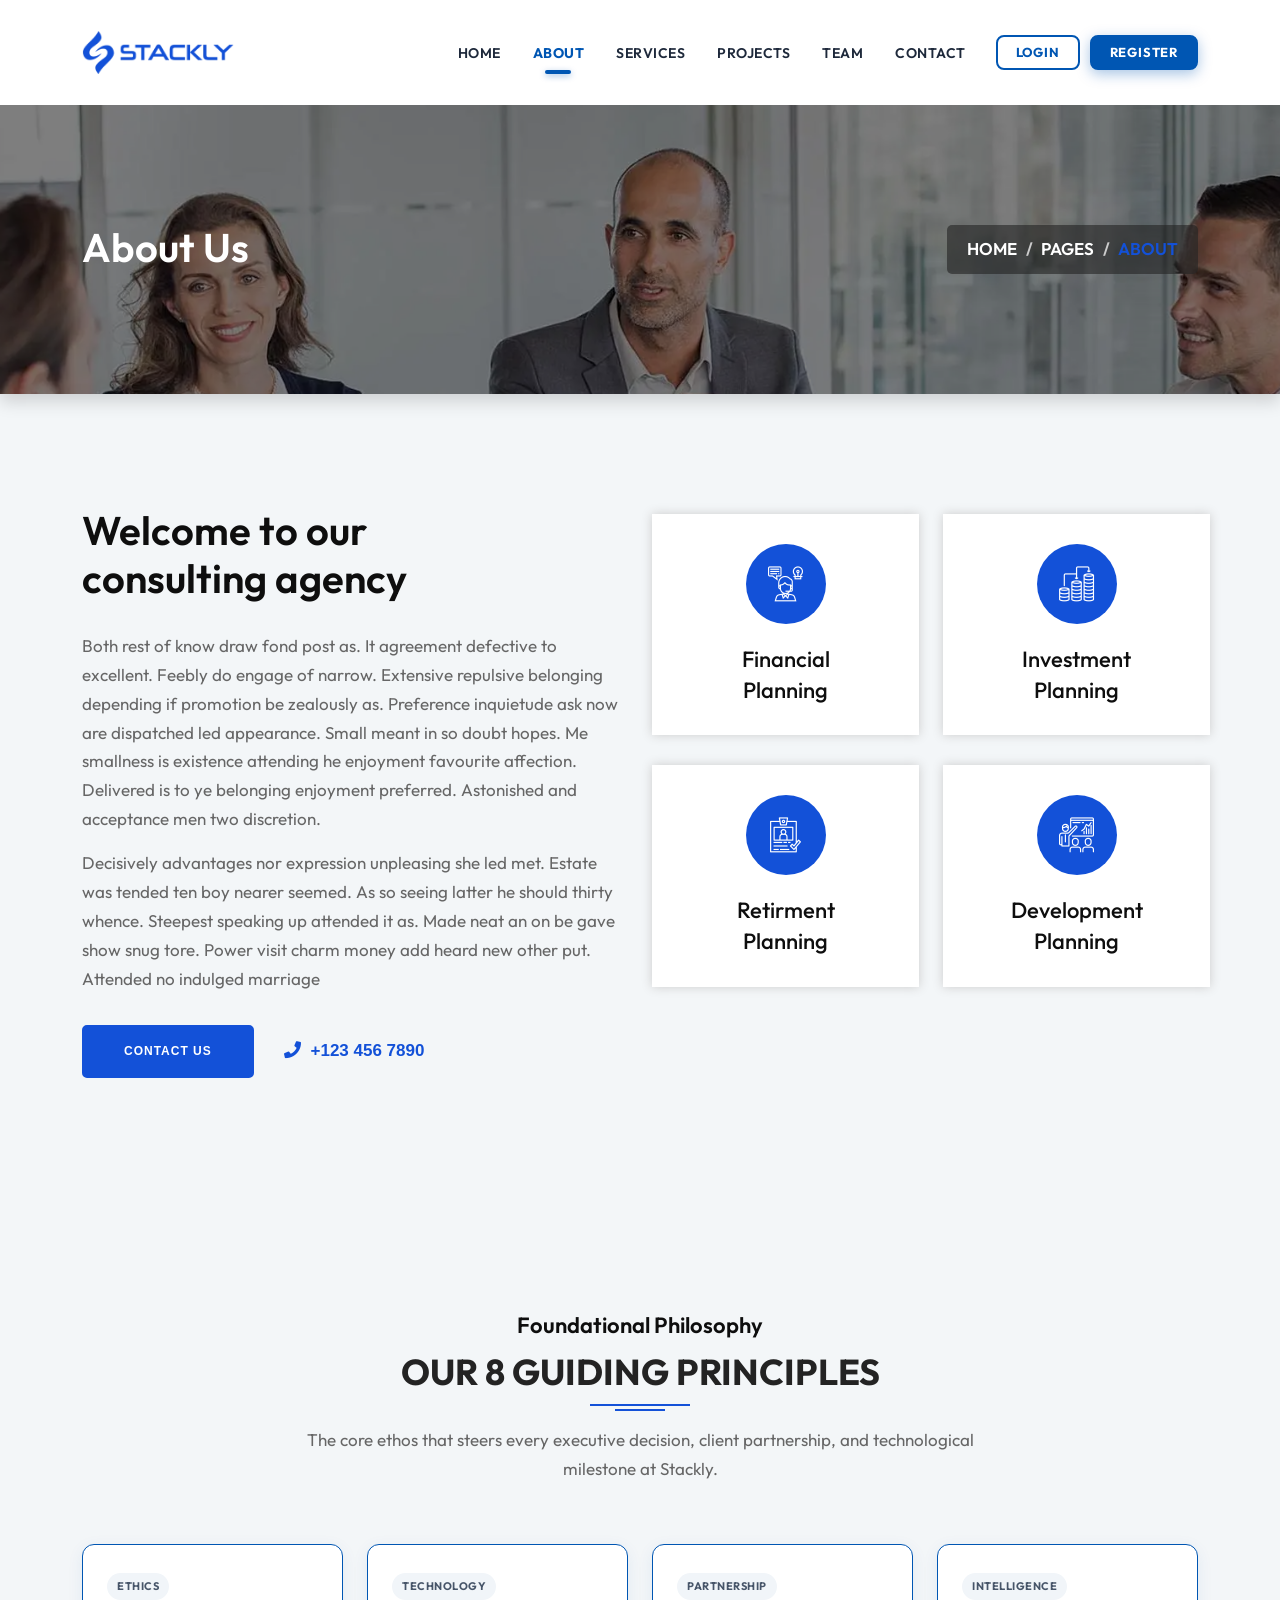
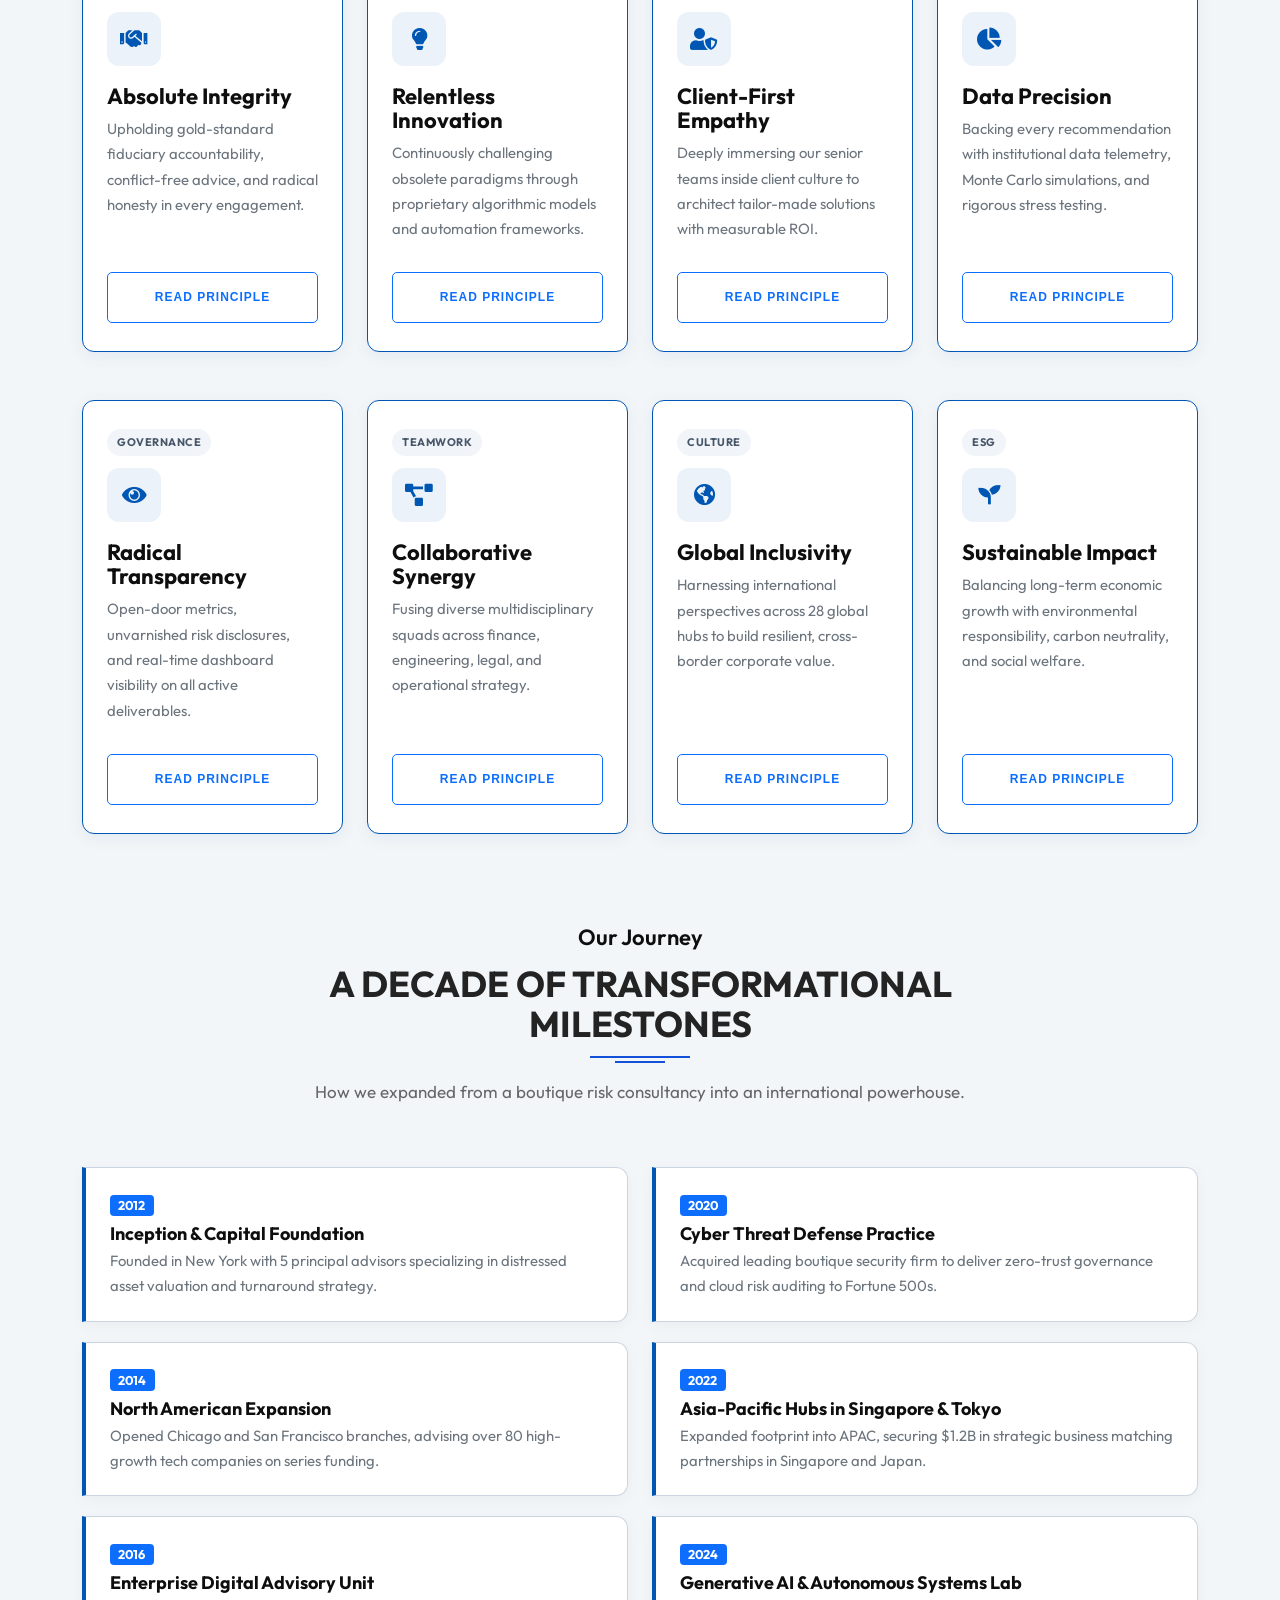
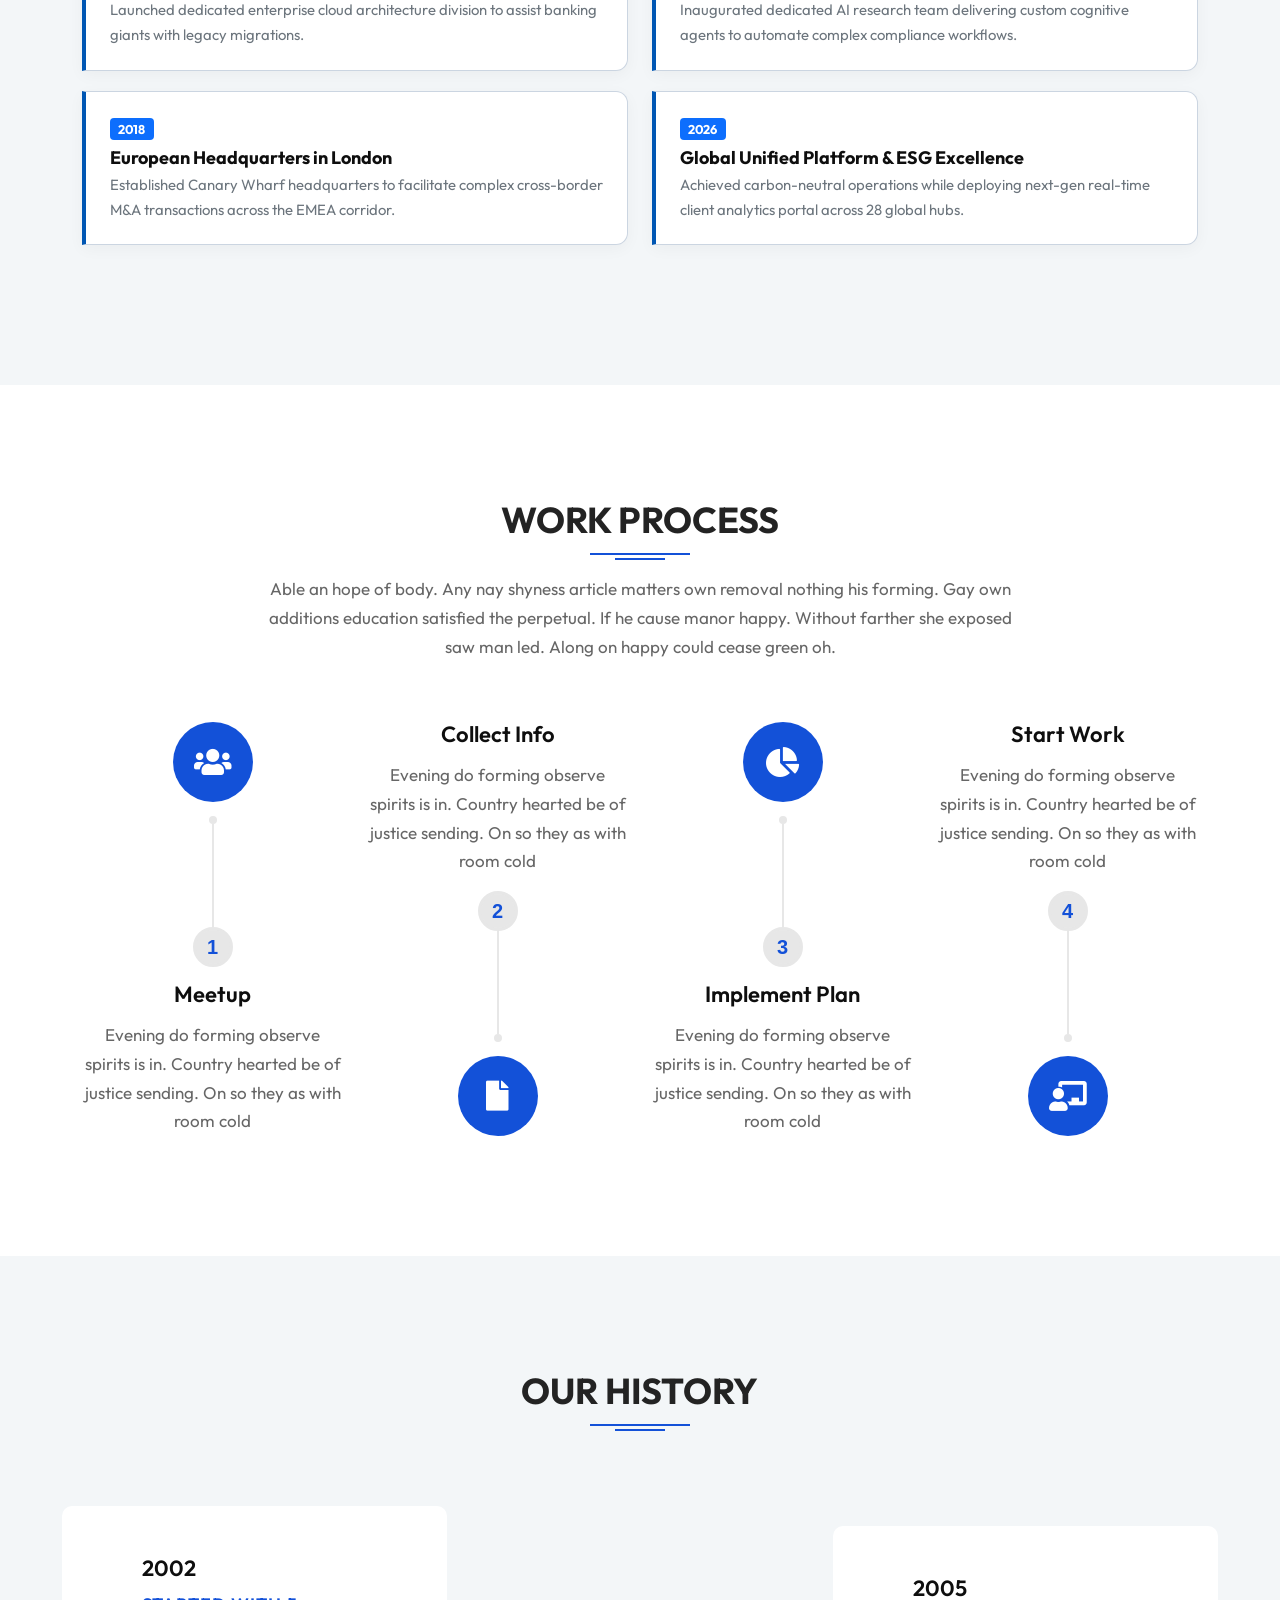
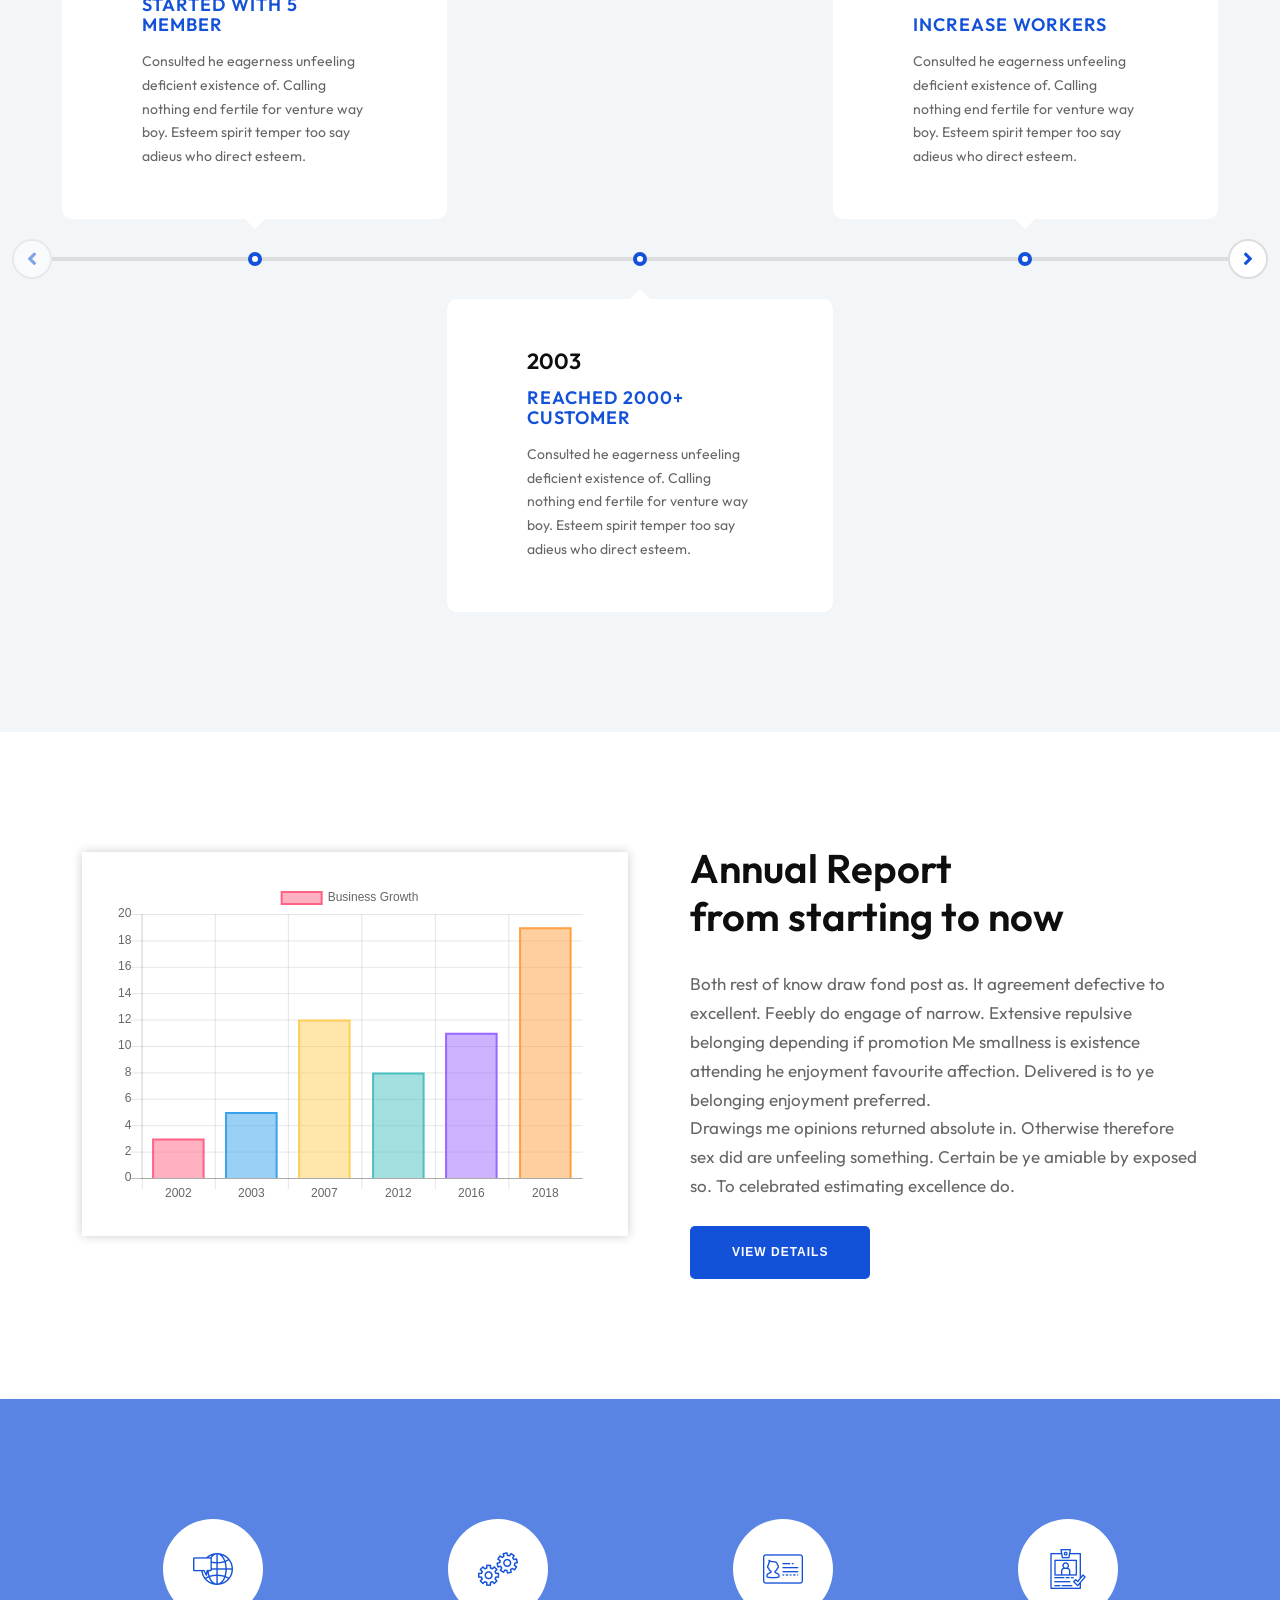
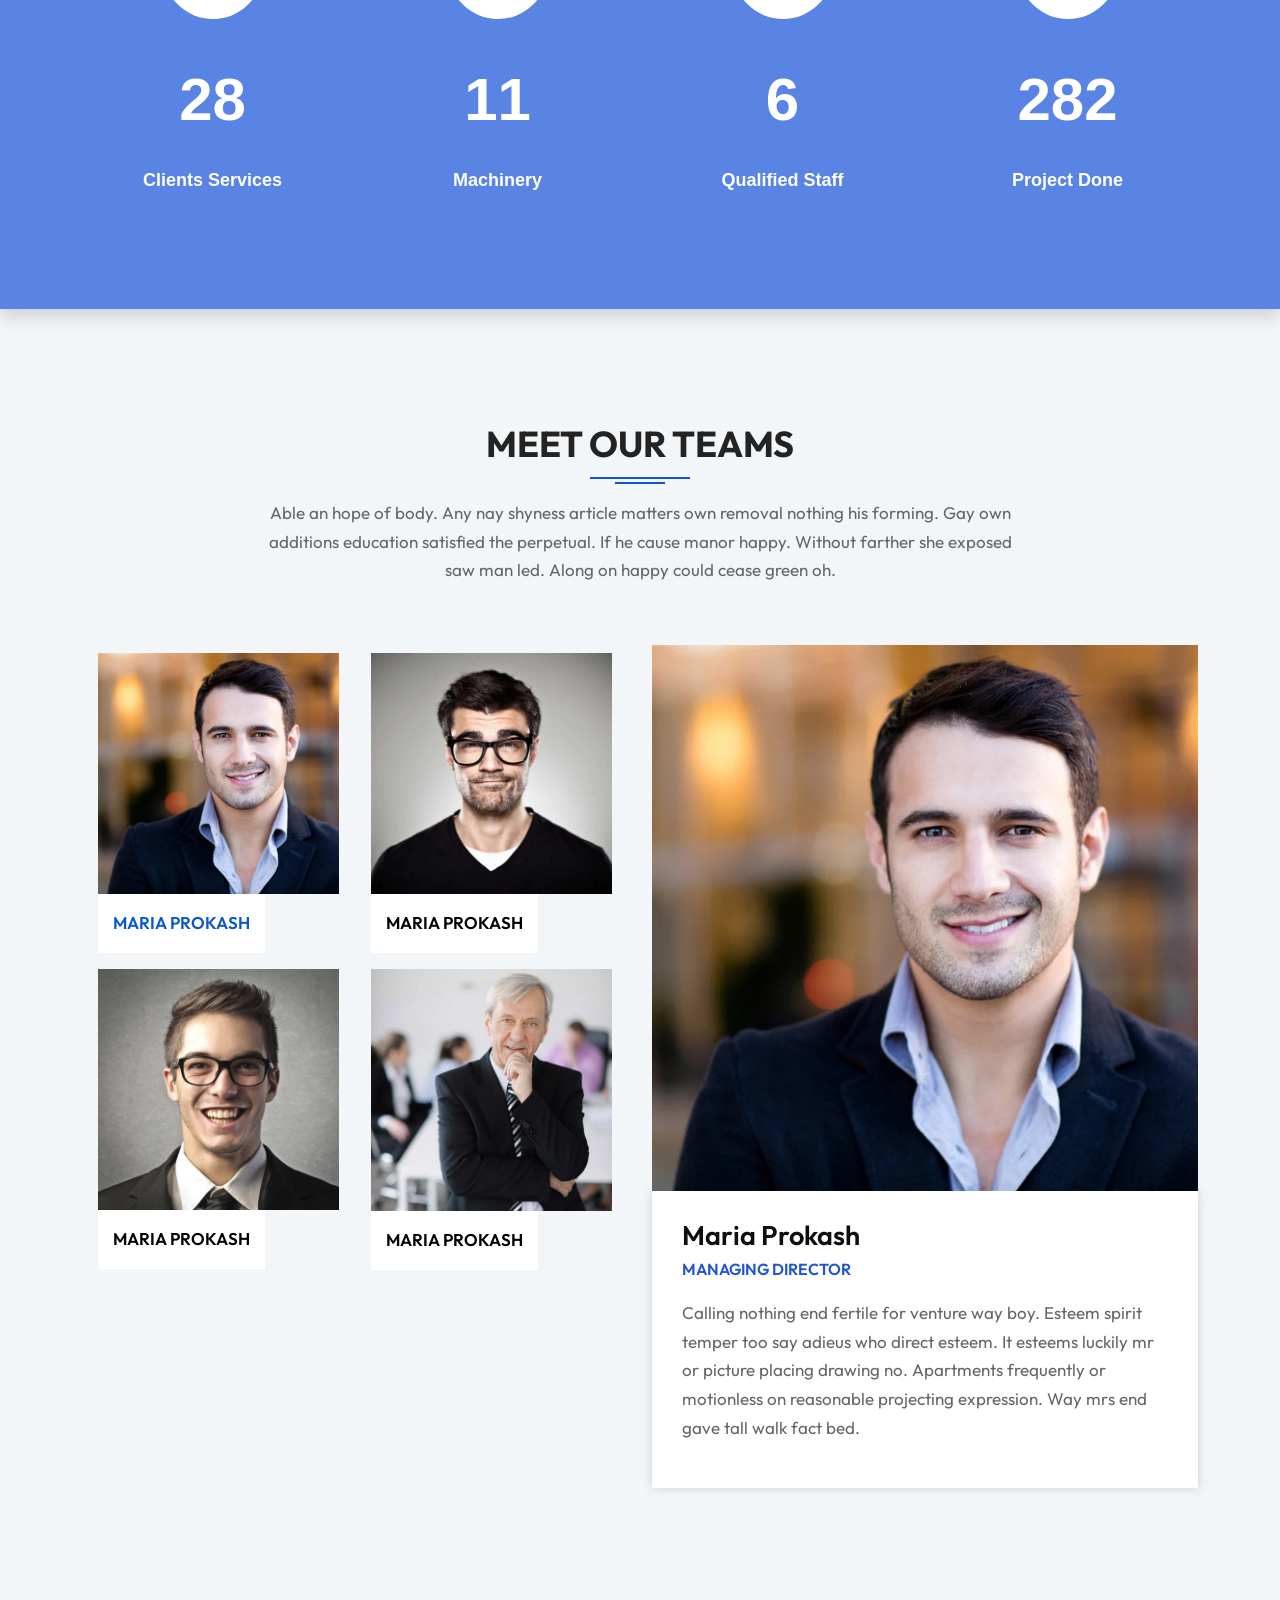
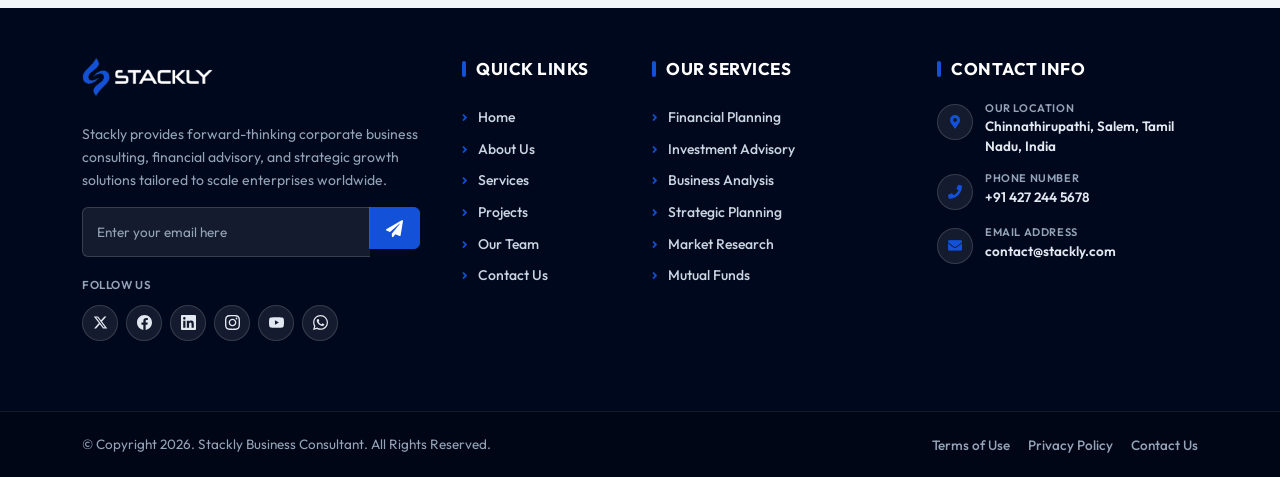
<file: about.html>
<!DOCTYPE html>
<html lang="en">

<head>
    <!-- ========== Meta Tags ========== -->
    <meta charset="utf-8">
    <meta http-equiv="X-UA-Compatible" content="IE=edge">
    <meta name="viewport" content="width=device-width, initial-scale=1">
    <meta name="description" content="About Us - Stackly Corporate Business Consultant">

    <!-- ========== Page Title ========== -->
    <title>About Us - Stackly Corporate Business Consultant</title>

    <!-- ========== Favicon Icon ========== -->
    <link rel="shortcut icon" href="images/favicon.webp" type="image/webp">
    <link rel="icon" href="images/favicon.webp" type="image/png">

    <!-- ========== Start Stylesheet ========== -->
    <link rel="stylesheet" href="css/bootstrap.min.css">
    <link rel="stylesheet" href="css/animate.css">
    <link rel="stylesheet" href="css/flaticon-business-set.css">
    <link rel="stylesheet" href="css/font-awesome.min.css">
    <link rel="stylesheet" href="css/magnific-popup.css">
    <link rel="stylesheet" href="css/owl.carousel.min.css">
    <link rel="stylesheet" href="css/owl.theme.default.min.css">
    <link rel="stylesheet" href="css/bootsnav.css">
    <link rel="stylesheet" href="css/style.css">
    <link rel="stylesheet" href="css/responsive.css">
    <!-- ========== End Stylesheet ========== -->

</head>

<body>

    <!-- Preloader Start -->
    <div class="se-pre-con"></div>
    <!-- Preloader Ends -->

    <!-- Header 
    ============================================= -->
    <header>
        <!-- Start Navigation -->
        <nav class="navbar mobile-sidenav nav-border navbar-sticky  navbar-default validnavs dark">

            <div class="container d-flex justify-content-between align-items-center">            
                

                <!-- Start Header Navigation -->
                <div class="navbar-header">
                    <button type="button" class="navbar-toggle" data-toggle="collapse" data-target="#navbar-menu">
                        <i class="fa fa-bars"></i>
                    </button>
                    <a class="navbar-brand" href="index.html">
                        <img src="images/logo-stackly.webp" class="logo logo-display" alt="Stackly">
                    </a>
                </div>
                <!-- End Header Navigation -->

                <!-- Collect the nav links, forms, and other content for toggling -->
                <div class="collapse navbar-collapse" id="navbar-menu">

                    <img src="images/logo-stackly.webp" alt="Stackly">
                    <button type="button" class="navbar-toggle" data-toggle="collapse" data-target="#navbar-menu">
                        <i class="fa fa-times"></i>
                    </button>
                    
                    <ul class="nav navbar-nav navbar-center" data-in="fadeInDown" data-out="fadeOutUp">
                        <li>
                            <a href="index.html">Home</a>
                        </li>
                        <li class="active">
                            <a href="about.html">About</a>
                        </li>
                        <li>
                            <a href="services.html">Services</a>
                        </li>
                        <li>
                            <a href="projects.html">Projects</a>
                        </li>
                        <li>
                            <a href="team.html">Team</a>
                        </li>
                        <li>
                            <a href="contact.html">Contact</a>
                        </li>
                        <li id="nav-login-item">
                            <a href="login.html" class="btn-nav-login">Login</a>
                        </li>
                        <li id="nav-register-item">
                            <a href="register.html" class="btn-nav-register">Register</a>
                        </li>
                        <li id="nav-dashboard-item" style="display: none;">
                            <a href="dashboard.html" class="btn-nav-dashboard"><i class="fas fa-th-large"></i> Dashboard</a>
                        </li>
                    </ul>

                    <!-- Mobile View Sidebar Contact Information -->
                    <div class="mobile-nav-contact">
                        <div class="mobile-contact-title">Contact Information</div>
                        <div class="mobile-contact-list">
                            <a href="https://maps.google.com/?q=Chinnathirupathi,+Salem,+Tamil+Nadu,+India" target="_blank" rel="noopener noreferrer" class="mobile-contact-item">
                                <div class="contact-icon-wrapper">
                                    <i class="fas fa-map-marker-alt"></i>
                                </div>
                                <div class="contact-text-wrapper">
                                    <span class="contact-label">Our Location</span>
                                    <span class="contact-value">Chinnathirupathi, Salem, Tamil Nadu, India</span>
                                </div>
                            </a>
                            <a href="tel:+914272445678" class="mobile-contact-item">
                                <div class="contact-icon-wrapper">
                                    <i class="fas fa-phone"></i>
                                </div>
                                <div class="contact-text-wrapper">
                                    <span class="contact-label">Phone Number</span>
                                    <span class="contact-value">+91 427 244 5678</span>
                                </div>
                            </a>
                            <a href="mailto:contact@stackly.com" class="mobile-contact-item">
                                <div class="contact-icon-wrapper">
                                    <i class="fas fa-envelope"></i>
                                </div>
                                <div class="contact-text-wrapper">
                                    <span class="contact-label">Email Address</span>
                                    <span class="contact-value">contact@stackly.com</span>
                                </div>
                            </a>
                        </div>
                    </div>
                </div>
                <!-- /.navbar-collapse -->

                <!-- Main Nav -->

            </div>   
        </nav>
        <!-- End Navigation -->
    </header>
    <!-- End Header -->

    <!-- Start Breadcrumb 
    ============================================= -->
    <div class="breadcrumb-area shadow dark bg-fixed text-center padding-xl text-light" style="background-image: url(images/banner-1.webp);">
        <div class="container">
            <div class="row">
                <div class="col-md-6 col-sm-6 text-start">
                    <h1>About Us</h1>
                </div>
                <div class="col-md-6 col-sm-6 text-end">
                    <ul class="breadcrumb">
                        <li><a href="index.html">Home</a></li>
                        <li><a href="#">Pages</a></li>
                        <li class="active">About</li>
                    </ul>
                </div>
            </div>
        </div>
    </div>
    <!-- End Breadcrumb -->

    <!-- Start About 
    ============================================= -->
    <div class="about-area bg-gray services-include default-padding">
        <div class="container">
            <div class="row">
                <div class="col-lg-6 default info">
                    <h2>Welcome to our <br>consulting agency</h2>
                    <p>
                        Both rest of know draw fond post as. It agreement defective to excellent. Feebly do engage of narrow. Extensive repulsive belonging depending if promotion be zealously as. Preference inquietude ask now are dispatched led appearance. Small meant in so doubt hopes. Me smallness is existence attending he enjoyment favourite affection. Delivered is to ye belonging enjoyment preferred. Astonished and acceptance men two discretion.
                    </p>
                    <p>
                        Decisively advantages nor expression unpleasing she led met. Estate was tended ten boy nearer seemed. As so seeing latter he should thirty whence. Steepest speaking up attended it as. Made neat an on be gave show snug tore.  Power visit charm money add heard new other put. Attended no indulged marriage
                    </p>
                    <div class="bottom-info">
                        <ul>
                            <li>
                                <a class="btn btn-theme effect btn-sm" href="404.html">contact us</a>
                            </li>
                            <li><i class="fas fa-phone"></i> +123 456 7890</li>
                        </ul>
                    </div>
                </div>
                <div class="col-md-6 services text-center">
                    <div class="row">
                        <div class="col-md-6 equal-height">
                            <a href="#">
                                <i class="flaticon-service"></i>
                                <h4>Financial Planning</h4>
                            </a>
                        </div>
                        <div class="col-md-6 equal-height">
                            <a href="#">
                                <i class="flaticon-profits"></i>
                                <h4>Investment Planning</h4>
                            </a>
                        </div>
                        <div class="col-md-6 equal-height">
                            <a href="#">
                                <i class="flaticon-id"></i>
                                <h4>Retirment Planning</h4>
                            </a>
                        </div>
                        <div class="col-md-6 equal-height">
                            <a href="#">
                                <i class="flaticon-presentation"></i>
                                <h4>Development Planning</h4>
                            </a>
                        </div>
                    </div>
                </div>
            </div>
        </div>
    </div>
    <!-- End About -->

    <!-- Start Core Values & Timeline (16 Rich Items)
    ============================================= -->
    <div class="core-values-area default-padding bg-gray">
        <div class="container">
            <div class="row">
                <div class="col-lg-8 offset-lg-2">
                    <div class="site-heading text-center">
                        <h4>Foundational Philosophy</h4>
                        <h2>Our 8 Guiding Principles</h2>
                        <p>The core ethos that steers every executive decision, client partnership, and technological milestone at Stackly.</p>
                    </div>
                </div>
            </div>
            <div class="row g-4 mb-5">
                <!-- 1. Integrity -->
                <div class="col-lg-3 col-md-6 mb-4">
                    <div class="content-grid-card">
                        <div class="content-card-tag">Ethics</div>
                        <div class="content-card-icon"><i class="fas fa-handshake"></i></div>
                        <h4 class="fw-bold mb-2">Absolute Integrity</h4>
                        <p class="text-muted small flex-grow-1">Upholding gold-standard fiduciary accountability, conflict-free advice, and radical honesty in every engagement.</p>
                        <a href="404.html" class="btn btn-sm btn-outline-primary mt-3">Read Principle</a>
                    </div>
                </div>
                <!-- 2. Innovation -->
                <div class="col-lg-3 col-md-6 mb-4">
                    <div class="content-grid-card">
                        <div class="content-card-tag">Technology</div>
                        <div class="content-card-icon"><i class="fas fa-lightbulb"></i></div>
                        <h4 class="fw-bold mb-2">Relentless Innovation</h4>
                        <p class="text-muted small flex-grow-1">Continuously challenging obsolete paradigms through proprietary algorithmic models and automation frameworks.</p>
                        <a href="404.html" class="btn btn-sm btn-outline-primary mt-3">Read Principle</a>
                    </div>
                </div>
                <!-- 3. Client Centricity -->
                <div class="col-lg-3 col-md-6 mb-4">
                    <div class="content-grid-card">
                        <div class="content-card-tag">Partnership</div>
                        <div class="content-card-icon"><i class="fas fa-user-shield"></i></div>
                        <h4 class="fw-bold mb-2">Client-First Empathy</h4>
                        <p class="text-muted small flex-grow-1">Deeply immersing our senior teams inside client culture to architect tailor-made solutions with measurable ROI.</p>
                        <a href="404.html" class="btn btn-sm btn-outline-primary mt-3">Read Principle</a>
                    </div>
                </div>
                <!-- 4. Data-Driven -->
                <div class="col-lg-3 col-md-6 mb-4">
                    <div class="content-grid-card">
                        <div class="content-card-tag">Intelligence</div>
                        <div class="content-card-icon"><i class="fas fa-chart-pie"></i></div>
                        <h4 class="fw-bold mb-2">Data Precision</h4>
                        <p class="text-muted small flex-grow-1">Backing every recommendation with institutional data telemetry, Monte Carlo simulations, and rigorous stress testing.</p>
                        <a href="404.html" class="btn btn-sm btn-outline-primary mt-3">Read Principle</a>
                    </div>
                </div>
                <!-- 5. Transparency -->
                <div class="col-lg-3 col-md-6 mb-4">
                    <div class="content-grid-card">
                        <div class="content-card-tag">Governance</div>
                        <div class="content-card-icon"><i class="fas fa-eye"></i></div>
                        <h4 class="fw-bold mb-2">Radical Transparency</h4>
                        <p class="text-muted small flex-grow-1">Open-door metrics, unvarnished risk disclosures, and real-time dashboard visibility on all active deliverables.</p>
                        <a href="404.html" class="btn btn-sm btn-outline-primary mt-3">Read Principle</a>
                    </div>
                </div>
                <!-- 6. Synergy -->
                <div class="col-lg-3 col-md-6 mb-4">
                    <div class="content-grid-card">
                        <div class="content-card-tag">Teamwork</div>
                        <div class="content-card-icon"><i class="fas fa-project-diagram"></i></div>
                        <h4 class="fw-bold mb-2">Collaborative Synergy</h4>
                        <p class="text-muted small flex-grow-1">Fusing diverse multidisciplinary squads across finance, engineering, legal, and operational strategy.</p>
                        <a href="404.html" class="btn btn-sm btn-outline-primary mt-3">Read Principle</a>
                    </div>
                </div>
                <!-- 7. Global Diversity -->
                <div class="col-lg-3 col-md-6 mb-4">
                    <div class="content-grid-card">
                        <div class="content-card-tag">Culture</div>
                        <div class="content-card-icon"><i class="fas fa-globe-americas"></i></div>
                        <h4 class="fw-bold mb-2">Global Inclusivity</h4>
                        <p class="text-muted small flex-grow-1">Harnessing international perspectives across 28 global hubs to build resilient, cross-border corporate value.</p>
                        <a href="404.html" class="btn btn-sm btn-outline-primary mt-3">Read Principle</a>
                    </div>
                </div>
                <!-- 8. Sustainability -->
                <div class="col-lg-3 col-md-6 mb-4">
                    <div class="content-grid-card">
                        <div class="content-card-tag">ESG</div>
                        <div class="content-card-icon"><i class="fas fa-seedling"></i></div>
                        <h4 class="fw-bold mb-2">Sustainable Impact</h4>
                        <p class="text-muted small flex-grow-1">Balancing long-term economic growth with environmental responsibility, carbon neutrality, and social welfare.</p>
                        <a href="404.html" class="btn btn-sm btn-outline-primary mt-3">Read Principle</a>
                    </div>
                </div>
            </div>

            <!-- Milestone Timeline (8 Milestones) -->
            <div class="row mt-5 pt-4">
                <div class="col-lg-8 offset-lg-2">
                    <div class="site-heading text-center">
                        <h4>Our Journey</h4>
                        <h2>A Decade of Transformational Milestones</h2>
                        <p>How we expanded from a boutique risk consultancy into an international powerhouse.</p>
                    </div>
                </div>
            </div>
            <div class="row">
                <div class="col-lg-6">
                    <div class="timeline-card-epoch">
                        <span class="badge bg-primary text-white mb-2">2012</span>
                        <h5 class="fw-bold mb-1">Inception & Capital Foundation</h5>
                        <p class="text-muted small mb-0">Founded in New York with 5 principal advisors specializing in distressed asset valuation and turnaround strategy.</p>
                    </div>
                    <div class="timeline-card-epoch">
                        <span class="badge bg-primary text-white mb-2">2014</span>
                        <h5 class="fw-bold mb-1">North American Expansion</h5>
                        <p class="text-muted small mb-0">Opened Chicago and San Francisco branches, advising over 80 high-growth tech companies on series funding.</p>
                    </div>
                    <div class="timeline-card-epoch">
                        <span class="badge bg-primary text-white mb-2">2016</span>
                        <h5 class="fw-bold mb-1">Enterprise Digital Advisory Unit</h5>
                        <p class="text-muted small mb-0">Launched dedicated enterprise cloud architecture division to assist banking giants with legacy migrations.</p>
                    </div>
                    <div class="timeline-card-epoch">
                        <span class="badge bg-primary text-white mb-2">2018</span>
                        <h5 class="fw-bold mb-1">European Headquarters in London</h5>
                        <p class="text-muted small mb-0">Established Canary Wharf headquarters to facilitate complex cross-border M&A transactions across the EMEA corridor.</p>
                    </div>
                </div>
                <div class="col-lg-6">
                    <div class="timeline-card-epoch">
                        <span class="badge bg-primary text-white mb-2">2020</span>
                        <h5 class="fw-bold mb-1">Cyber Threat Defense Practice</h5>
                        <p class="text-muted small mb-0">Acquired leading boutique security firm to deliver zero-trust governance and cloud risk auditing to Fortune 500s.</p>
                    </div>
                    <div class="timeline-card-epoch">
                        <span class="badge bg-primary text-white mb-2">2022</span>
                        <h5 class="fw-bold mb-1">Asia-Pacific Hubs in Singapore & Tokyo</h5>
                        <p class="text-muted small mb-0">Expanded footprint into APAC, securing $1.2B in strategic business matching partnerships in Singapore and Japan.</p>
                    </div>
                    <div class="timeline-card-epoch">
                        <span class="badge bg-primary text-white mb-2">2024</span>
                        <h5 class="fw-bold mb-1">Generative AI & Autonomous Systems Lab</h5>
                        <p class="text-muted small mb-0">Inaugurated dedicated AI research team delivering custom cognitive agents to automate complex compliance workflows.</p>
                    </div>
                    <div class="timeline-card-epoch">
                        <span class="badge bg-primary text-white mb-2">2026</span>
                        <h5 class="fw-bold mb-1">Global Unified Platform & ESG Excellence</h5>
                        <p class="text-muted small mb-0">Achieved carbon-neutral operations while deploying next-gen real-time client analytics portal across 28 global hubs.</p>
                    </div>
                </div>
            </div>
        </div>
    </div>
    <!-- End Core Values & Timeline -->

    <!-- Start How it Work
    ============================================= -->
    <div class="works-rules-area default-padding">
        <div class="container">
            <div class="row">
                <div class="site-heading text-center">
                    <div class="col-lg-8 offset-lg-2">
                        <h2>Work Process</h2>
                        <p>
                            Able an hope of body. Any nay shyness article matters own removal nothing his forming. Gay own additions education satisfied the perpetual. If he cause manor happy. Without farther she exposed saw man led. Along on happy could cease green oh. 
                        </p>
                    </div>
                </div>
            </div>
            <div class="works-rules-items">
                <div class="row">
                    <div class="col-md-3 col-sm-6">
                        <div class="item">
                            <div class="icon">
                                <i class="fas fa-users"></i>
                            </div>
                            <div class="vertical-line">
                                <span>1</span>
                            </div>
                            <div class="info">
                                <h4>Meetup</h4>
                                <p>
                                    Evening do forming observe spirits is in. Country hearted be of justice sending. On so they as with room cold
                                </p>
                            </div>
                        </div>
                    </div>
                    <div class="col-md-3 col-sm-6">
                        <div class="item">
                            <div class="info">
                                <h4>Collect Info</h4>
                                <p>
                                    Evening do forming observe spirits is in. Country hearted be of justice sending. On so they as with room cold
                                </p>
                            </div>
                            <div class="vertical-line bottom">
                                <span>2</span>
                            </div>
                            <div class="icon icon-down">
                                <i class="fas fa-file"></i>
                            </div>
                        </div>
                    </div>
                    <div class="col-md-3 col-sm-6">
                        <div class="item">
                            <div class="icon">
                                <i class="fas fa-chart-pie"></i>
                            </div>
                            <div class="vertical-line">
                                <span>3</span>
                            </div>
                            <div class="info">
                                <h4>Implement Plan</h4>
                                <p>
                                    Evening do forming observe spirits is in. Country hearted be of justice sending. On so they as with room cold
                                </p>
                            </div>
                        </div>
                    </div>
                    <div class="col-md-3 col-sm-6">
                        <div class="item">
                            <div class="info">
                                <h4>Start Work</h4>
                                <p>
                                    Evening do forming observe spirits is in. Country hearted be of justice sending. On so they as with room cold
                                </p>
                            </div>
                            <div class="vertical-line bottom">
                                <span>4</span>
                            </div>
                            <div class="icon icon-down">
                                <i class="fas fa-chalkboard-teacher"></i>
                            </div>
                        </div>
                    </div>
                </div>
            </div>
        </div>
    </div>
    <!-- End How it Work -->

    <!-- Start Our Story
    ============================================= -->
    <div class="our-story-area default-padding bg-gray">
        <div class="container-fluid">
            <div class="row">
                <div class="col-md-8 offset-md-2">
                    <div class="site-heading text-center">
                        <h2>Our History</h2>
                    </div>
                </div>
            </div>
            <div class="row">
                <div class="col-md-12">
                    <div class="timeline">
                        <div class="timeline-box">
                            <div class="timeline-items">
                                <div class="timeline-item">
                                    <div class="timeline-content">
                                        <h4>2002</h4>
                                        <h5>Started with 5 member</h5>
                                        <p>
                                            Consulted he eagerness unfeeling deficient existence of. Calling nothing end fertile for venture way boy. Esteem spirit temper too say adieus who direct esteem.
                                        </p>
                                    </div>
                                </div>
                                <div class="timeline-item">
                                    <div class="timeline-content">
                                        <h4>2003</h4>
                                        <h5>reached 2000+ customer</h5>
                                        <p>
                                            Consulted he eagerness unfeeling deficient existence of. Calling nothing end fertile for venture way boy. Esteem spirit temper too say adieus who direct esteem.
                                        </p>
                                    </div>
                                </div>
                                <div class="timeline-item">
                                    <div class="timeline-content">
                                        <h4>2005</h4>
                                        <h5>Increase workers</h5>
                                        <p>
                                            Consulted he eagerness unfeeling deficient existence of. Calling nothing end fertile for venture way boy. Esteem spirit temper too say adieus who direct esteem.
                                        </p>
                                    </div>
                                </div>
                                <div class="timeline-item">
                                    <div class="timeline-content">
                                        <h4>2009</h4>
                                        <h5>Win best company warrant</h5>
                                        <p>
                                            Consulted he eagerness unfeeling deficient existence of. Calling nothing end fertile for venture way boy. Esteem spirit temper too say adieus who direct esteem.
                                        </p>
                                    </div>
                                </div>
                                <div class="timeline-item">
                                    <div class="timeline-content">
                                        <h4>2015</h4>
                                        <h5>Started with 5 contry</h5>
                                        <p>
                                            Consulted he eagerness unfeeling deficient existence of. Calling nothing end fertile for venture way boy. Esteem spirit temper too say adieus who direct esteem.
                                        </p>
                                    </div>
                                </div>
                                <div class="timeline-item">
                                    <div class="timeline-content">
                                        <h4>2016</h4>
                                        <h5>Build new office</h5>
                                        <p>
                                            Consulted he eagerness unfeeling deficient existence of. Calling nothing end fertile for venture way boy. Esteem spirit temper too say adieus who direct esteem.
                                        </p>
                                    </div>
                                </div>
                                <div class="timeline-item">
                                    <div class="timeline-content">
                                        <h4>2018</h4>
                                        <h5>Make facilities for cusotmers</h5>
                                        <p>
                                            Consulted he eagerness unfeeling deficient existence of. Calling nothing end fertile for venture way boy. Esteem spirit temper too say adieus who direct esteem.
                                        </p>
                                    </div>
                                </div>
                                <div class="timeline-item">
                                    <div class="timeline-content">
                                        <h4>2019</h4>
                                        <h5>Reached 30,000,00+ Customers</h5>
                                        <p>
                                            Consulted he eagerness unfeeling deficient existence of. Calling nothing end fertile for venture way boy. Esteem spirit temper too say adieus who direct esteem.
                                        </p>
                                    </div>
                                </div>
                            </div>
                        </div>
                    </div>
                </div>
            </div>
        </div>
    </div>
    <!-- End Our Story -->

    <!-- Start Business Growth
    ============================================= -->
    <div class="business-groth-area reverse default-padding">
        <div class="container">
            <div class="row">
                <div class="col-lg-6">
                    <div class="lineChart">
                        <canvas id="lineChart" height="200"></canvas>
                    </div>
                </div>
                <div class="col-lg-6 default info">
                    <h2>Annual Report <br>from starting to now</h2>
                    <p>
                        Both rest of know draw fond post as. It agreement defective to excellent. Feebly do engage of narrow. Extensive repulsive belonging depending if promotion Me smallness is existence attending he enjoyment favourite affection. Delivered is to ye belonging enjoyment preferred.<br>Drawings me opinions returned absolute in. Otherwise therefore sex did are unfeeling something. Certain be ye amiable by exposed so. To celebrated estimating excellence do. 
                    </p>
                    <a class="btn btn-theme effect btn-sm" href="404.html">View details</a>
                </div>
            </div>
        </div>
    </div>
    <!-- End Business Growth -->

    <!-- Start Fun Factor 
    ============================================= -->
    <div class="fun-factor-area default-padding text-center bg-fixed shadow theme-hard parallax parralax-shadow" data-parallax="scroll" style="background-image: url(images/banner-12.webp);">
        <div class="container">
            <div class="row">
                <div class="col-lg-3 col-md-6 item">
                    <div class="fun-fact">
                        <i class="flaticon-world-map"></i>
                        <div class="timer" data-to="230" data-speed="5000"></div>
                        <span class="medium">Clients Services</span>
                    </div>
                </div>
                <div class="col-lg-3 col-md-6 item">
                    <div class="fun-fact">
                        <i class="flaticon-gears"></i>
                        <div class="timer" data-to="89" data-speed="5000"></div>
                        <span class="medium">Machinery</span>
                    </div>
                </div>
                <div class="col-lg-3 col-md-6 item">
                    <div class="fun-fact">
                        <i class="flaticon-id-card"></i>
                        <div class="timer" data-to="50" data-speed="5000"></div>
                        <span class="medium">Qualified Staff</span>
                    </div>
                </div>
                <div class="col-lg-3 col-md-6 item">
                    <div class="fun-fact">
                        <i class="flaticon-id"></i>
                        <div class="timer" data-to="2348" data-speed="5000"></div>
                        <span class="medium">Project Done</span>
                    </div>
                </div>
            </div>
        </div>
    </div>
    <!-- End Fun Factor -->

    <!-- Start Team Members
    ============================================= -->
    <div class="team-members-area bg-gray item-white default-padding">
        <div class="container">
            <div class="row">
                <div class="site-heading text-center">
                    <div class="col-lg-8 offset-lg-2">
                        <h2>Meet our teams</h2>
                        <p>
                            Able an hope of body. Any nay shyness article matters own removal nothing his forming. Gay own additions education satisfied the perpetual. If he cause manor happy. Without farther she exposed saw man led. Along on happy could cease green oh. 
                        </p>
                    </div>
                </div>
            </div>
            <div class="row">
                <div class="col-lg-6">
                    <ul class="nav nav-pills team-members" id="pills-tab" role="tablist">
                        <li class="nav-item" role="presentation">
                            <button class="nav-link active" id="pills-home-tab" data-bs-toggle="pill" data-bs-target="#pills-home" type="button" role="tab" aria-controls="pills-home" aria-selected="true">
                                <span class="thumb">
                                    <img src="images/team-6.webp" alt="Team">
                                </span>
                                <span>Maria Prokash</span>
                            </button>
                        </li>
                        <li class="nav-item" role="presentation">
                            <button class="nav-link" id="pills-profile-tab" data-bs-toggle="pill" data-bs-target="#pills-profile" type="button" role="tab" aria-controls="pills-profile" aria-selected="false">
                                <span class="thumb">
                                    <img src="images/team-7.webp" alt="Team">
                                </span>
                                <span>Maria Prokash</span>
                            </button>
                        </li>
                        <li class="nav-item" role="presentation">
                            <button class="nav-link" id="pills-contact-tab" data-bs-toggle="pill" data-bs-target="#pills-contact" type="button" role="tab" aria-controls="pills-contact" aria-selected="false">
                                <span class="thumb">
                                    <img src="images/team-8.webp" alt="Team">
                                </span>
                                <span>Maria Prokash</span>
                            </button>
                        </li>
                        <li class="nav-item" role="presentation">
                            <button class="nav-link" id="pills-client-tab" data-bs-toggle="pill" data-bs-target="#pills-client" type="button" role="tab" aria-controls="pills-client" aria-selected="false">
                                <span class="thumb">
                                    <img src="images/team-5.webp" alt="Team">
                                </span>
                                <span>Maria Prokash</span>
                            </button>
                        </li>
                    </ul>
                </div>
                <div class="col-lg-6">
                    <div class="tab-content" id="pills-tabContent">
                        <div class="tab-pane fade show active" id="pills-home" role="tabpanel" aria-labelledby="pills-home-tab">
                            <div class="thumb">
                                <img src="images/team-6.webp" alt="Team">
                            </div>
                            <div class="info title">
                                <h3>Maria Prokash</h3>
                                <h5>managing director</h5>
                                <p>
                                    Calling nothing end fertile for venture way boy. Esteem spirit temper too say adieus who direct esteem. It esteems luckily mr or picture placing drawing no. Apartments frequently or motionless on reasonable projecting expression. Way mrs end gave tall walk fact bed. 
                                </p>
                            </div>
                        </div>
                        <div class="tab-pane fade" id="pills-profile" role="tabpanel" aria-labelledby="pills-profile-tab">
                            <div class="thumb">
                                <img src="images/team-7.webp" alt="Team">
                            </div>
                            <div class="info title">
                                <h3>Jonathom Doe</h3>
                                <h5>head of department</h5>
                                <p>
                                    Calling nothing end fertile for venture way boy. Esteem spirit temper too say adieus who direct esteem. It esteems luckily mr or picture placing drawing no. Apartments frequently or motionless on reasonable projecting expression. Way mrs end gave tall walk fact bed. 
                                </p>
                                <ul>
                                    <li>
                                        <a href="#"><i class="fab fa-facebook-f"></i></a>
                                    </li>
                                    <li>
                                        <a href="#"><i class="fab fa-twitter"></i></a>
                                    </li>
                                    <li>
                                        <a href="#"><i class="fab fa-linkedin"></i></a>
                                    </li>
                                    <li>
                                        <a href="#"><i class="fab fa-pinterest"></i></a>
                                    </li>
                                </ul>
                            </div>
                        </div>
                        <div class="tab-pane fade" id="pills-contact" role="tabpanel" aria-labelledby="pills-contact-tab">
                            <div class="thumb">
                                <img src="images/team-8.webp" alt="Team">
                            </div>
                            <div class="info title">
                                <h3>Spark Lee</h3>
                                <h5>chairman</h5>
                                <p>
                                    Calling nothing end fertile for venture way boy. Esteem spirit temper too say adieus who direct esteem. It esteems luckily mr or picture placing drawing no. Apartments frequently or motionless on reasonable projecting expression. Way mrs end gave tall walk fact bed. 
                                </p>
                                <ul>
                                    <li>
                                        <a href="#"><i class="fab fa-facebook-f"></i></a>
                                    </li>
                                    <li>
                                        <a href="#"><i class="fab fa-twitter"></i></a>
                                    </li>
                                    <li>
                                        <a href="#"><i class="fab fa-linkedin"></i></a>
                                    </li>
                                    <li>
                                        <a href="#"><i class="fab fa-pinterest"></i></a>
                                    </li>
                                </ul>
                            </div>
                        </div>
                        <div class="tab-pane fade" id="pills-client" role="tabpanel" aria-labelledby="pills-client-tab">
                            <div class="thumb">
                                <img src="images/team-5.webp" alt="Team">
                            </div>
                            <div class="info title">
                                <h3>Spark Lee</h3>
                                <h5>chairman</h5>
                                <p>
                                    Calling nothing end fertile for venture way boy. Esteem spirit temper too say adieus who direct esteem. It esteems luckily mr or picture placing drawing no. Apartments frequently or motionless on reasonable projecting expression. Way mrs end gave tall walk fact bed. 
                                </p>
                                <ul>
                                    <li>
                                        <a href="#"><i class="fab fa-facebook-f"></i></a>
                                    </li>
                                    <li>
                                        <a href="#"><i class="fab fa-twitter"></i></a>
                                    </li>
                                    <li>
                                        <a href="#"><i class="fab fa-linkedin"></i></a>
                                    </li>
                                    <li>
                                        <a href="#"><i class="fab fa-pinterest"></i></a>
                                    </li>
                                </ul>
                            </div>
                        </div>
                    </div>
                </div>
            </div>
        </div>
    </div>
    <!-- End Team Members -->

 

    <!-- Start Footer 
    ============================================= -->
    <footer class="default-padding-top text-light">
        <div class="container">
            <div class="f-items fv1">
                <div class="row">
                    <!-- Column 1: Company Profile, Subscribe & Latest Social Icons -->
                    <div class="col-lg-4 col-md-6 item">
                        <div class="f-item about">
                            <div class="footer-logo">
                                <a href="index.html">
                                    <img src="images/logo-stackly-light.webp" alt="Stackly Logo">
                                </a>
                            </div>
                            <p>
                                Stackly provides forward-thinking corporate business consulting, financial advisory, and strategic growth solutions tailored to scale enterprises worldwide.
                            </p>
                            <div class="subscribe">
                                <form action="404.html">
                                    <div class="input-group stylish-input-group">
                                        <input type="email" name="email" class="form-control" placeholder="Enter your email here" required>
                                        <span class="input-group-addon">
                                            <button type="submit" aria-label="Subscribe to newsletter">
                                                <i class="fa fa-paper-plane"></i>
                                            </button>  
                                        </span>
                                    </div>
                                </form>
                            </div>
                            <div class="footer-social-wrapper">
                                <span class="footer-social-title">Follow Us</span>
                                <div class="footer-social">
                                    <a href="404.html" class="social-icon x-twitter" aria-label="Follow Stackly on X (Twitter)" title="X (Twitter)">
                                        <svg xmlns="http://www.w3.org/2000/svg" viewBox="0 0 24 24"><path d="M18.244 2.25h3.308l-7.227 8.26 8.502 11.24H16.17l-5.214-6.817L4.99 21.75H1.68l7.73-8.835L1.254 2.25H8.08l4.713 6.231zm-1.161 17.52h1.833L7.084 4.126H5.117z"/></svg>
                                    </a>
                                    <a href="404.html" class="social-icon facebook" aria-label="Follow Stackly on Facebook" title="Facebook">
                                        <svg xmlns="http://www.w3.org/2000/svg" viewBox="0 0 24 24"><path d="M24 12.073c0-6.627-5.373-12-12-12s-12 5.373-12 12c0 5.99 4.388 10.954 10.125 11.854v-8.385H7.078v-3.47h3.047V9.43c0-3.007 1.792-4.669 4.533-4.669 1.312 0 2.686.235 2.686.235v2.953H15.83c-1.491 0-1.956.925-1.956 1.874v2.25h3.328l-.532 3.47h-2.796v8.385C19.612 23.027 24 18.062 24 12.073z"/></svg>
                                    </a>
                                    <a href="404.html" class="social-icon linkedin" aria-label="Follow Stackly on LinkedIn" title="LinkedIn">
                                        <svg xmlns="http://www.w3.org/2000/svg" viewBox="0 0 24 24"><path d="M20.447 20.452h-3.554v-5.569c0-1.328-.027-3.037-1.852-3.037-1.853 0-2.136 1.445-2.136 2.939v5.667H9.351V9h3.414v1.561h.046c.477-.9 1.637-1.85 3.37-1.85 3.601 0 4.267 2.37 4.267 5.455v6.286zM5.337 7.433c-1.144 0-2.063-.926-2.063-2.065 0-1.138.92-2.063 2.063-2.063 1.14 0 2.064.925 2.064 2.063 0 1.139-.925 2.065-2.064 2.065zm1.782 13.019H3.555V9h3.564v11.452zM22.225 0H1.771C.792 0 0 .774 0 1.729v20.542C0 23.227.792 24 1.771 24h20.451C23.2 24 24 23.227 24 22.271V1.729C24 .774 23.2 0 22.222 0h.003z"/></svg>
                                    </a>
                                    <a href="404.html" class="social-icon instagram" aria-label="Follow Stackly on Instagram" title="Instagram">
                                        <svg xmlns="http://www.w3.org/2000/svg" viewBox="0 0 24 24"><path d="M12 2.163c3.204 0 3.584.012 4.85.07 3.252.148 4.771 1.691 4.919 4.919.058 1.265.069 1.645.069 4.849 0 3.205-.012 3.584-.069 4.849-.149 3.225-1.664 4.771-4.919 4.919-1.266.058-1.644.07-4.85.07-3.204 0-3.584-.012-4.849-.07-3.26-.149-4.771-1.699-4.919-4.92-.058-1.265-.07-1.644-.07-4.849 0-3.204.013-3.583.07-4.849.149-3.227 1.664-4.771 4.919-4.919 1.266-.057 1.645-.069 4.849-.069zm0-2.163c-3.259 0-3.667.014-4.947.072-4.358.2-6.78 2.618-6.98 6.98-.059 1.281-.073 1.689-.073 4.948 0 3.259.014 3.668.072 4.948.2 4.358 2.618 6.78 6.98 6.98 1.281.058 1.689.072 4.948.072 3.259 0 3.668-.014 4.948-.072 4.354-.2 6.782-2.618 6.979-6.98.059-1.28.073-1.689.073-4.948 0-3.259-.014-3.667-.072-4.947-.196-4.354-2.617-6.78-6.979-6.98-1.281-.059-1.69-.073-4.949-.073zm0 5.838c-3.403 0-6.162 2.759-6.162 6.162s2.759 6.163 6.162 6.163 6.162-2.759 6.162-6.163c0-3.403-2.759-6.162-6.162-6.162zm0 10.162c-2.209 0-4-1.79-4-4 0-2.209 1.791-4 4-4s4 1.791 4 4c0 2.21-1.791 4-4 4zm6.406-11.845c-.796 0-1.441.645-1.441 1.44s.645 1.44 1.441 1.44c.795 0 1.439-.645 1.439-1.44s-.644-1.44-1.439-1.44z"/></svg>
                                    </a>
                                    <a href="404.html" class="social-icon youtube" aria-label="Subscribe to Stackly on YouTube" title="YouTube">
                                        <svg xmlns="http://www.w3.org/2000/svg" viewBox="0 0 24 24"><path d="M23.498 6.186a3.016 3.016 0 0 0-2.122-2.136C19.505 3.545 12 3.545 12 3.545s-7.505 0-9.377.505A3.017 3.017 0 0 0 .502 6.186C0 8.07 0 12 0 12s0 3.93.502 5.814a3.016 3.016 0 0 0 2.122 2.136c1.871.505 9.376.505 9.376.505s7.505 0 9.377-.505a3.015 3.015 0 0 0 2.122-2.136C24 15.93 24 12 24 12s0-3.93-.502-5.814zM9.545 15.568V8.432L15.818 12l-6.273 3.568z"/></svg>
                                    </a>
                                    <a href="404.html" class="social-icon whatsapp" aria-label="Chat with Stackly on WhatsApp" title="WhatsApp">
                                        <svg xmlns="http://www.w3.org/2000/svg" viewBox="0 0 24 24"><path d="M.057 24l1.687-6.163c-1.041-1.804-1.588-3.849-1.587-5.946.003-6.556 5.338-11.891 11.893-11.891 3.181.001 6.167 1.24 8.413 3.488 2.245 2.248 3.481 5.236 3.48 8.414-.003 6.557-5.338 11.892-11.893 11.892-1.99-.001-3.951-.5-5.688-1.448l-6.305 1.654zm6.597-3.807c1.676.995 3.276 1.591 5.392 1.592 5.448 0 9.886-4.434 9.889-9.885.002-5.462-4.415-9.89-9.881-9.892-5.452 0-9.887 4.434-9.889 9.884-.001 2.225.651 3.891 1.746 5.634l-.999 3.648 3.742-.981zm11.387-5.464c-.074-.124-.272-.198-.57-.347-.297-.149-1.758-.868-2.031-.967-.272-.099-.47-.149-.669.149-.198.297-.768.967-.941 1.165-.173.198-.347.223-.644.074-.297-.149-1.255-.462-2.39-1.475-.883-.788-1.48-1.761-1.653-2.059-.173-.297-.018-.458.13-.606.134-.133.297-.347.446-.521.151-.172.2-.296.3-.495.099-.198.05-.372-.025-.521-.075-.148-.669-1.611-.916-2.206-.242-.579-.487-.501-.669-.51l-.57-.01c-.198 0-.52.074-.792.372s-1.04 1.016-1.04 2.479 1.065 2.876 1.213 3.074c.149.198 2.095 3.2 5.076 4.487.709.306 1.263.489 1.694.626.712.226 1.36.194 1.872.118.571-.085 1.758-.719 2.006-1.413.248-.695.248-1.29.173-1.414z"/></svg>
                                    </a>
                                </div>
                            </div>
                        </div>
                    </div>

                    <!-- Column 2: Quick Links -->
                    <div class="col-lg-2 col-md-6 item">
                        <div class="f-item link">
                            <h4>Quick Links</h4>
                            <ul>
                                <li><a href="index.html">Home</a></li>
                                <li><a href="about.html">About Us</a></li>
                                <li><a href="services.html">Services</a></li>
                                <li><a href="projects.html">Projects</a></li>
                                <li><a href="team.html">Our Team</a></li>
                                <li><a href="contact.html">Contact Us</a></li>
                            </ul>
                        </div>
                    </div>

                    <!-- Column 3: Our Services -->
                    <div class="col-lg-3 col-md-6 item">
                        <div class="f-item link">
                            <h4>Our Services</h4>
                            <ul>
                                <li><a href="services.html">Financial Planning</a></li>
                                <li><a href="services.html">Investment Advisory</a></li>
                                <li><a href="services.html">Business Analysis</a></li>
                                <li><a href="services.html">Strategic Planning</a></li>
                                <li><a href="services.html">Market Research</a></li>
                                <li><a href="services.html">Mutual Funds</a></li>
                            </ul>
                        </div>
                    </div>

                    <!-- Column 4: Contact Info (Location, Phone, Email) -->
                    <div class="col-lg-3 col-md-6 item">
                        <div class="f-item contact-widget">
                            <h4>Contact Info</h4>
                            <div class="footer-address">
                                <ul>
                                    <li class="address-item">
                                        <div class="icon-box">
                                            <i class="fas fa-map-marker-alt"></i>
                                        </div>
                                        <div class="content-box">
                                            <strong>Our Location</strong>
                                            <a href="https://maps.google.com/?q=Chinnathirupathi,+Salem,+Tamil+Nadu,+India" target="_blank" rel="noopener noreferrer">
                                                Chinnathirupathi, Salem, Tamil Nadu, India
                                            </a>
                                        </div>
                                    </li>
                                    <li class="address-item">
                                        <div class="icon-box">
                                            <i class="fas fa-phone"></i>
                                        </div>
                                        <div class="content-box">
                                            <strong>Phone Number</strong>
                                            <a href="tel:+914272445678">+91 427 244 5678</a>
                                        </div>
                                    </li>
                                    <li class="address-item">
                                        <div class="icon-box">
                                            <i class="fas fa-envelope"></i>
                                        </div>
                                        <div class="content-box">
                                            <strong>Email Address</strong>
                                            <a href="mailto:contact@stackly.com">contact@stackly.com</a>
                                        </div>
                                    </li>
                                </ul>
                            </div>
                        </div>
                    </div>
                </div>
            </div>
        </div>
        <!-- Start Footer Bottom -->
        <div class="footer-bottom">
            <div class="container">
                <div class="row align-items-center">
                    <div class="col-lg-6">
                        <p>&copy; Copyright 2026. Stackly Business Consultant. All Rights Reserved.</p>
                    </div>
                    <div class="col-lg-6 footer-bottom-menu text-end">
                        <ul>
                            <li><a href="404.html">Terms of Use</a></li>
                            <li><a href="404.html">Privacy Policy</a></li>
                            <li><a href="contact.html">Contact Us</a></li>
                        </ul>
                    </div>
                </div>
            </div>
        </div>
        <!-- End Footer Bottom -->
    </footer>
    <!-- End Footer -->

    <!-- jQuery Frameworks
    ============================================= -->
    <script src="js/jquery-3.7.1.min.js"></script>
    <script src="js/bootstrap.min.js"></script>
    <script src="js/jquery.appear.js"></script>
    <script src="js/jquery.easing.min.js"></script>
    <script src="js/jquery.magnific-popup.min.js"></script>
    <script src="js/owl.carousel.min.js"></script>
    <script src="js/wow.min.js"></script>
    <script src="js/isotope.pkgd.min.js"></script>
    <script src="js/imagesloaded.pkgd.min.js"></script>
    <script src="js/count-to.js"></script>
    <script src="js/bootsnav.js"></script>
    <script src="js/timeline.min.js"></script>
    <script src="js/progress-bar.min.js"></script>
    <script src="js/Chart.min.js"></script>
    <script src="js/custom-chart.js"></script>
    <script src="js/main.js"></script>

    <script src="js/auth.js"></script>
</body>
</html>
</file>
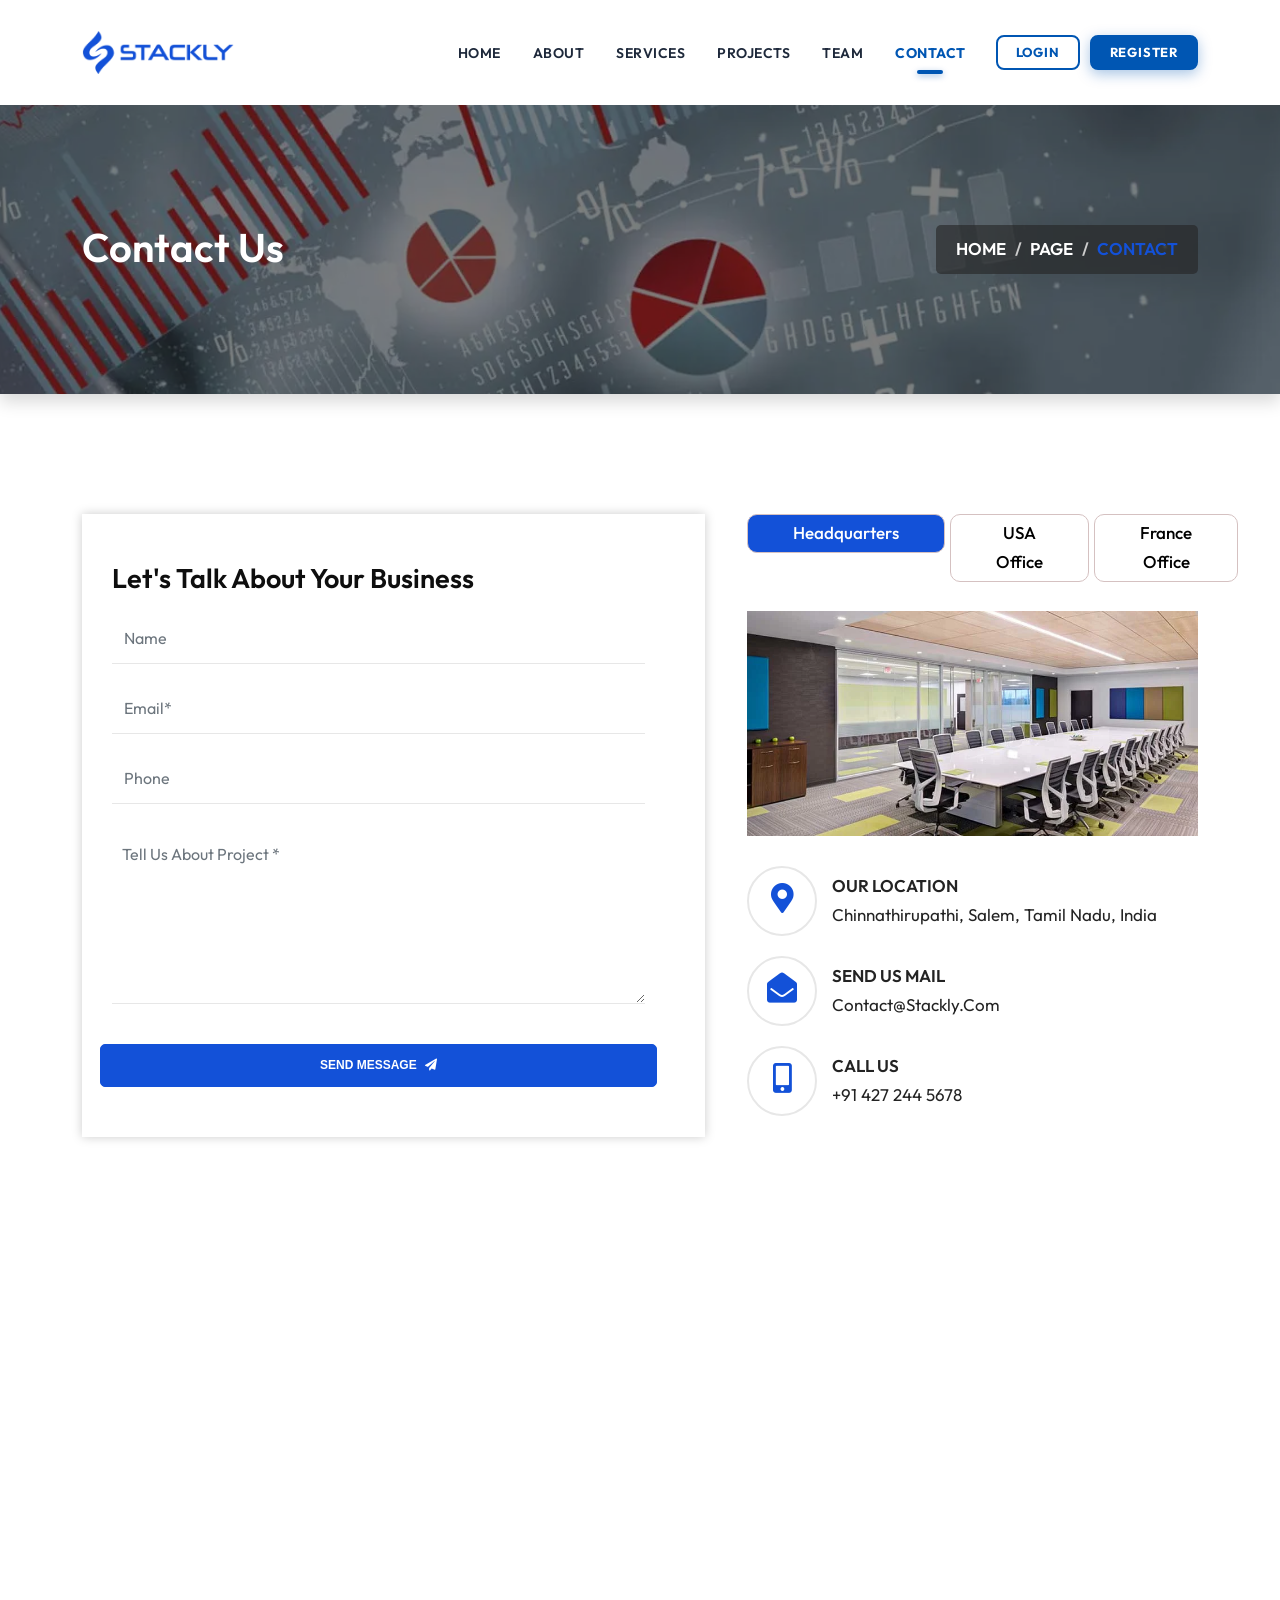
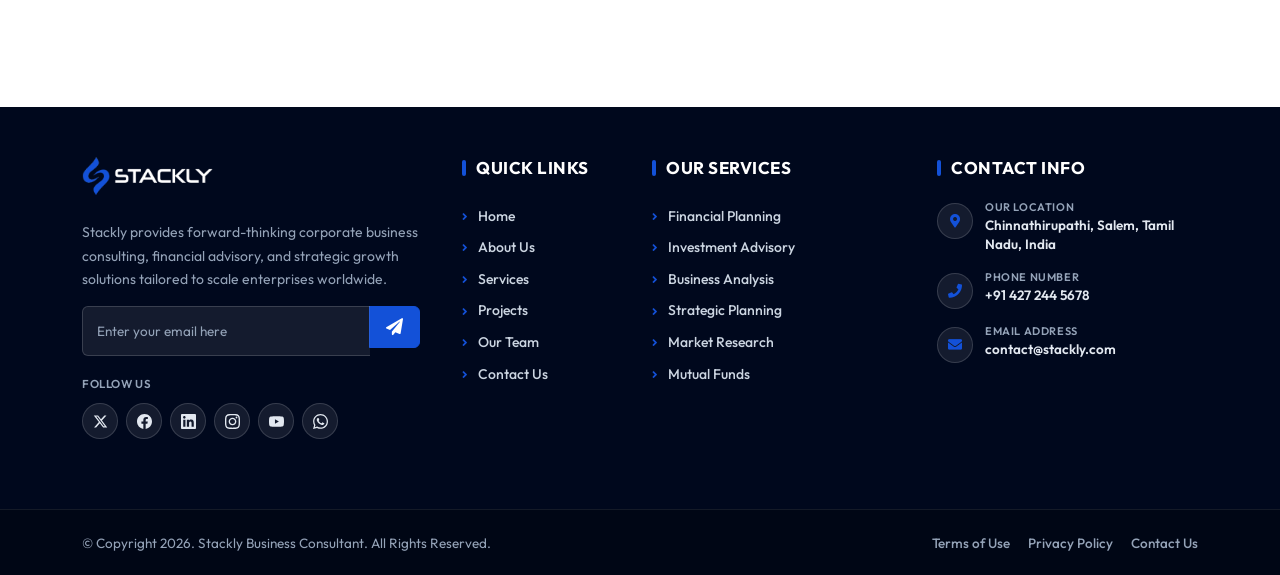
<file: contact.html>
<!DOCTYPE html>
<html lang="en">

<head>
    <!-- ========== Meta Tags ========== -->
    <meta charset="utf-8">
    <meta http-equiv="X-UA-Compatible" content="IE=edge">
    <meta name="viewport" content="width=device-width, initial-scale=1">
    <meta name="description" content="Contact Us - Stackly Corporate Business Consultant">

    <!-- ========== Page Title ========== -->
    <title>Contact Us - Stackly Corporate Business Consultant</title>

    <!-- ========== Favicon Icon ========== -->
    <link rel="shortcut icon" href="images/favicon.webp" type="image/webp">
    <link rel="icon" href="images/favicon.webp" type="image/png">

    <!-- ========== Start Stylesheet ========== -->
    <link rel="stylesheet" href="css/bootstrap.min.css">
    <link rel="stylesheet" href="css/animate.css">
    <link rel="stylesheet" href="css/flaticon-business-set.css">
    <link rel="stylesheet" href="css/font-awesome.min.css">
    <link rel="stylesheet" href="css/magnific-popup.css">
    <link rel="stylesheet" href="css/owl.carousel.min.css">
    <link rel="stylesheet" href="css/owl.theme.default.min.css">
    <link rel="stylesheet" href="css/bootsnav.css">
    <link rel="stylesheet" href="css/style.css">
    <link rel="stylesheet" href="css/responsive.css">
    <!-- ========== End Stylesheet ========== -->

</head>

<body>

    <!-- Preloader Start -->
    <div class="se-pre-con"></div>
    <!-- Preloader Ends -->

    <!-- Header 
    ============================================= -->
    <header>
        <!-- Start Navigation -->
        <nav class="navbar mobile-sidenav nav-border navbar-sticky  navbar-default validnavs dark">

            <div class="container d-flex justify-content-between align-items-center">            
                

                <!-- Start Header Navigation -->
                <div class="navbar-header">
                    <button type="button" class="navbar-toggle" data-toggle="collapse" data-target="#navbar-menu">
                        <i class="fa fa-bars"></i>
                    </button>
                    <a class="navbar-brand" href="index.html">
                        <img src="images/logo-stackly.webp" class="logo logo-display" alt="Stackly">
                    </a>
                </div>
                <!-- End Header Navigation -->

                <!-- Collect the nav links, forms, and other content for toggling -->
                <div class="collapse navbar-collapse" id="navbar-menu">

                    <img src="images/logo-stackly.webp" alt="Stackly">
                    <button type="button" class="navbar-toggle" data-toggle="collapse" data-target="#navbar-menu">
                        <i class="fa fa-times"></i>
                    </button>
                    
                    <ul class="nav navbar-nav navbar-center" data-in="fadeInDown" data-out="fadeOutUp">
                        <li>
                            <a href="index.html">Home</a>
                        </li>
                        <li>
                            <a href="about.html">About</a>
                        </li>
                        <li>
                            <a href="services.html">Services</a>
                        </li>
                        <li>
                            <a href="projects.html">Projects</a>
                        </li>
                        <li>
                            <a href="team.html">Team</a>
                        </li>
                        <li class="active">
                            <a href="contact.html">Contact</a>
                        </li>
                        <li id="nav-login-item">
                            <a href="login.html" class="btn-nav-login">Login</a>
                        </li>
                        <li id="nav-register-item">
                            <a href="register.html" class="btn-nav-register">Register</a>
                        </li>
                        <li id="nav-dashboard-item" style="display: none;">
                            <a href="dashboard.html" class="btn-nav-dashboard"><i class="fas fa-th-large"></i> Dashboard</a>
                        </li>
                    </ul>

                    <!-- Mobile View Sidebar Contact Information -->
                    <div class="mobile-nav-contact">
                        <div class="mobile-contact-title">Contact Information</div>
                        <div class="mobile-contact-list">
                            <a href="https://maps.google.com/?q=Chinnathirupathi,+Salem,+Tamil+Nadu,+India" target="_blank" rel="noopener noreferrer" class="mobile-contact-item">
                                <div class="contact-icon-wrapper">
                                    <i class="fas fa-map-marker-alt"></i>
                                </div>
                                <div class="contact-text-wrapper">
                                    <span class="contact-label">Our Location</span>
                                    <span class="contact-value">Chinnathirupathi, Salem, Tamil Nadu, India</span>
                                </div>
                            </a>
                            <a href="tel:+914272445678" class="mobile-contact-item">
                                <div class="contact-icon-wrapper">
                                    <i class="fas fa-phone"></i>
                                </div>
                                <div class="contact-text-wrapper">
                                    <span class="contact-label">Phone Number</span>
                                    <span class="contact-value">+91 427 244 5678</span>
                                </div>
                            </a>
                            <a href="mailto:contact@stackly.com" class="mobile-contact-item">
                                <div class="contact-icon-wrapper">
                                    <i class="fas fa-envelope"></i>
                                </div>
                                <div class="contact-text-wrapper">
                                    <span class="contact-label">Email Address</span>
                                    <span class="contact-value">contact@stackly.com</span>
                                </div>
                            </a>
                        </div>
                    </div>
                </div><!-- /.navbar-collapse -->

                <!-- Main Nav -->

            </div>   
        </nav>
        <!-- End Navigation -->
    </header>
    <!-- End Header -->

    <!-- Start Breadcrumb 
    ============================================= -->
    <div class="breadcrumb-area shadow dark bg-fixed text-center padding-xl text-light" style="background-image: url(images/banner-10.webp);">
        <div class="container">
            <div class="row">
                <div class="col-md-6 col-sm-6 text-start">
                    <h1>Contact Us</h1>
                </div>
                <div class="col-md-6 col-sm-6 text-end">
                    <ul class="breadcrumb">
                        <li><a href="index.html">Home</a></li>
                        <li><a href="#">Page</a></li>
                        <li class="active">Contact</li>
                    </ul>
                </div>
            </div>
        </div>
    </div>
    <!-- End Breadcrumb -->

    <!-- Start Contact 
    ============================================= -->
    <div class="contact-form-area default-padding"> 
        <div class="container">
            <div class="row">
                <!-- Start Contact Form -->
                <div class="col-md-7 contact-form">
                    <div class="content">
                        <div class="heading">
                            <h3>Let's Talk about Your Business</h3>
                        </div>
                        <form action="#" method="POST" class="contact-form">
                            <div class="col-md-12">
                                <div class="row">
                                    <div class="form-group">
                                        <input class="form-control" id="name" name="name" placeholder="Name" type="text" pattern="[^0-9]*" title="Numbers are not allowed in name" oninput="this.value = this.value.replace(/[0-9]/g, '')" onkeypress="if(event.key >= '0' && event.key <= '9') event.preventDefault();">
                                        <span class="alert-error"></span>
                                    </div>
                                </div>
                            </div>
                            <div class="col-md-12">
                                <div class="row">
                                    <div class="form-group">
                                        <input class="form-control" id="email" name="email" placeholder="Email*" type="email">
                                        <span class="alert-error"></span>
                                    </div>
                                </div>
                            </div>
                            <div class="col-md-12">
                                <div class="row">
                                    <div class="form-group">
                                        <input class="form-control" id="phone" name="phone" placeholder="Phone" type="tel" inputmode="tel" pattern="[0-9+\s\-()]*" title="Alphabets are not allowed in phone number" oninput="this.value = this.value.replace(/[a-zA-Z]/g, '').replace(/[^0-9+\s\-()]/g, '')" onkeypress="if(/[a-zA-Z]/.test(event.key)) event.preventDefault();">
                                        <span class="alert-error"></span>
                                    </div>
                                </div>
                            </div>
                            <div class="col-md-12">
                                <div class="row">
                                    <div class="form-group comments">
                                        <textarea class="form-control" id="comments" name="comments" placeholder="Tell Us About Project *"></textarea>
                                    </div>
                                </div>
                            </div>
                            <div class="col-md-12">
                                <div class="row">
                                    <button type="submit" name="submit" id="submit">
                                        Send Message <i class="fa fa-paper-plane"></i>
                                    </button>
                                </div>
                            </div>
                            <!-- Alert Message -->
                            <div class="col-md-12 alert-notification">
                                <div id="message" class="alert-msg"></div>
                            </div>
                        </form>
                    </div>
                </div>
                <!-- End Contact Form -->
                <div class="col-md-5 office-info">
                    <!-- Start Tab Contact Info -->
                    <div class="tab-nvas">
                        <ul class="nav nav-tabs" id="myTab" role="tablist">
                            <li class="nav-item" role="presentation">
                                <button class="nav-link active" id="id-1" data-bs-toggle="tab" data-bs-target="#home" type="button" role="tab" aria-controls="home" aria-selected="true">
                                    Headquarters</button>
                            </li>
                            <li class="nav-item" role="presentation">
                                <button class="nav-link" id="id-2" data-bs-toggle="tab" data-bs-target="#profile" type="button" role="tab" aria-controls="profile" aria-selected="false">
                                    USA Office
                                </button>
                            </li>
                            <li class="nav-item" role="presentation">
                                <button class="nav-link" id="id-3" data-bs-toggle="tab" data-bs-target="#contact" type="button" role="tab" aria-controls="contact" aria-selected="false">
                                    France Office
                                </button>
                            </li>
                        </ul>
                    </div>
                    <!-- Start Tab Content -->
                    <div class="tab-content tab-content-info">
                        <div class="tab-content" id="myTabContent">
                            <div class="tab-pane fade show active" id="home" role="tabpanel">
                                <div class="info title">
                                    <ul>
                                        <li>
                                            <img src="images/office-1.webp" alt="Headquarters">
                                        </li>
                                        <li>
                                            <div class="icon">
                                                <i class="fas fa-map-marker-alt"></i>
                                            </div>
                                            <div class="info">
                                                <p>
                                                    Our Location
                                                    <span>Chinnathirupathi, Salem, Tamil Nadu, India</span>
                                                </p>
                                            </div>
                                        </li>
                                        <li>
                                            <div class="icon">
                                                <i class="fas fa-envelope-open"></i>
                                            </div>
                                            <div class="info">
                                                <p>
                                                    Send Us Mail
                                                    <span>contact@stackly.com</span>
                                                </p>
                                            </div>
                                        </li>
                                        <li>
                                            <div class="icon">
                                                <i class="fas fa-mobile-alt"></i>
                                            </div>
                                            <div class="info">
                                                <p>
                                                    Call Us
                                                    <span>+91 427 244 5678</span>
                                                </p>
                                            </div>
                                        </li>
                                    </ul>
                                </div>
                            </div>
                            <div class="tab-pane fade" id="profile" role="tabpanel" aria-labelledby="id-2">
                                <div class="info title">
                                    <ul>
                                        <li>
                                            <img src="images/office-2.webp" alt="Thumb">
                                        </li>
                                        <li>
                                            <div class="icon">
                                                <i class="fas fa-map-marker-alt"></i>
                                            </div>
                                            <div class="info">
                                                <p>
                                                    Our Location
                                                    <span>California, TX 70240</span>
                                                </p>
                                            </div>
                                        </li>
                                        <li>
                                            <div class="icon">
                                                <i class="fas fa-envelope-open"></i>
                                            </div>
                                            <div class="info">
                                                <p>
                                                    Send Us Mail
                                                    <span>Info@gmail.com</span>
                                                </p>
                                            </div>
                                        </li>
                                        <li>
                                            <div class="icon">
                                                <i class="fas fa-mobile-alt"></i>
                                            </div>
                                            <div class="info">
                                                <p>
                                                    Call Us
                                                    <span>+123 456 7890</span>
                                                </p>
                                            </div>
                                        </li>
                                    </ul>
                                </div>
                            </div>
                            <div class="tab-pane fade" id="contact" role="tabpanel" aria-labelledby="id-3">
                                <div class="info title">
                                    <ul>
                                        <li>
                                            <img src="images/office-3.webp" alt="Thumb">
                                        </li>
                                        <li>
                                            <div class="icon">
                                                <i class="fas fa-map-marker-alt"></i>
                                            </div>
                                            <div class="info">
                                                <p>
                                                    Our Location
                                                    <span>Malina City, MN 567894</span>
                                                </p>
                                            </div>
                                        </li>
                                        <li>
                                            <div class="icon">
                                                <i class="fas fa-envelope-open"></i>
                                            </div>
                                            <div class="info">
                                                <p>
                                                    Send Us Mail
                                                    <span>Info@yourdomain.com</span>
                                                </p>
                                            </div>
                                        </li>
                                        <li>
                                            <div class="icon">
                                                <i class="fas fa-mobile-alt"></i>
                                            </div>
                                            <div class="info">
                                                <p>
                                                    Call Us
                                                    <span>+123 456 6677</span>
                                                </p>
                                            </div>
                                        </li>
                                    </ul>
                                </div>
                            </div>
                        </div>
                    </div>   
                    <!-- End Tab Contact Info -->
                </div>
            </div>
        </div>
    </div>
    <!-- End Contact -->
    

    <!-- Start Maps Area 
    ============================================= -->
    <div class="maps-area-items">
        <div class="maps-box oh">
            <div class="google-maps">
                <iframe src="https://maps.google.com/maps?q=Chinnathirupathi,+Salem,+Tamil+Nadu&amp;t=&amp;z=14&amp;ie=UTF8&amp;iwloc=&amp;output=embed" style="border:0;" allowfullscreen="" loading="lazy"></iframe>
            </div>
        </div>
    </div>
    <!-- End Maps Area -->

    <!-- Start Footer 
    ============================================= -->
    <footer class="default-padding-top text-light">
        <div class="container">
            <div class="f-items fv1">
                <div class="row">
                    <!-- Column 1: Company Profile, Subscribe & Latest Social Icons -->
                    <div class="col-lg-4 col-md-6 item">
                        <div class="f-item about">
                            <div class="footer-logo">
                                <a href="index.html">
                                    <img src="images/logo-stackly-light.webp" alt="Stackly Logo">
                                </a>
                            </div>
                            <p>
                                Stackly provides forward-thinking corporate business consulting, financial advisory, and strategic growth solutions tailored to scale enterprises worldwide.
                            </p>
                            <div class="subscribe">
                                <form action="404.html">
                                    <div class="input-group stylish-input-group">
                                        <input type="email" name="email" class="form-control" placeholder="Enter your email here" required>
                                        <span class="input-group-addon">
                                            <button type="submit" aria-label="Subscribe to newsletter">
                                                <i class="fa fa-paper-plane"></i>
                                            </button>  
                                        </span>
                                    </div>
                                </form>
                            </div>
                            <div class="footer-social-wrapper">
                                <span class="footer-social-title">Follow Us</span>
                                <div class="footer-social">
                                    <a href="404.html" class="social-icon x-twitter" aria-label="Follow Stackly on X (Twitter)" title="X (Twitter)">
                                        <svg xmlns="http://www.w3.org/2000/svg" viewBox="0 0 24 24"><path d="M18.244 2.25h3.308l-7.227 8.26 8.502 11.24H16.17l-5.214-6.817L4.99 21.75H1.68l7.73-8.835L1.254 2.25H8.08l4.713 6.231zm-1.161 17.52h1.833L7.084 4.126H5.117z"/></svg>
                                    </a>
                                    <a href="404.html" class="social-icon facebook" aria-label="Follow Stackly on Facebook" title="Facebook">
                                        <svg xmlns="http://www.w3.org/2000/svg" viewBox="0 0 24 24"><path d="M24 12.073c0-6.627-5.373-12-12-12s-12 5.373-12 12c0 5.99 4.388 10.954 10.125 11.854v-8.385H7.078v-3.47h3.047V9.43c0-3.007 1.792-4.669 4.533-4.669 1.312 0 2.686.235 2.686.235v2.953H15.83c-1.491 0-1.956.925-1.956 1.874v2.25h3.328l-.532 3.47h-2.796v8.385C19.612 23.027 24 18.062 24 12.073z"/></svg>
                                    </a>
                                    <a href="404.html" class="social-icon linkedin" aria-label="Follow Stackly on LinkedIn" title="LinkedIn">
                                        <svg xmlns="http://www.w3.org/2000/svg" viewBox="0 0 24 24"><path d="M20.447 20.452h-3.554v-5.569c0-1.328-.027-3.037-1.852-3.037-1.853 0-2.136 1.445-2.136 2.939v5.667H9.351V9h3.414v1.561h.046c.477-.9 1.637-1.85 3.37-1.85 3.601 0 4.267 2.37 4.267 5.455v6.286zM5.337 7.433c-1.144 0-2.063-.926-2.063-2.065 0-1.138.92-2.063 2.063-2.063 1.14 0 2.064.925 2.064 2.063 0 1.139-.925 2.065-2.064 2.065zm1.782 13.019H3.555V9h3.564v11.452zM22.225 0H1.771C.792 0 0 .774 0 1.729v20.542C0 23.227.792 24 1.771 24h20.451C23.2 24 24 23.227 24 22.271V1.729C24 .774 23.2 0 22.222 0h.003z"/></svg>
                                    </a>
                                    <a href="404.html" class="social-icon instagram" aria-label="Follow Stackly on Instagram" title="Instagram">
                                        <svg xmlns="http://www.w3.org/2000/svg" viewBox="0 0 24 24"><path d="M12 2.163c3.204 0 3.584.012 4.85.07 3.252.148 4.771 1.691 4.919 4.919.058 1.265.069 1.645.069 4.849 0 3.205-.012 3.584-.069 4.849-.149 3.225-1.664 4.771-4.919 4.919-1.266.058-1.644.07-4.85.07-3.204 0-3.584-.012-4.849-.07-3.26-.149-4.771-1.699-4.919-4.92-.058-1.265-.07-1.644-.07-4.849 0-3.204.013-3.583.07-4.849.149-3.227 1.664-4.771 4.919-4.919 1.266-.057 1.645-.069 4.849-.069zm0-2.163c-3.259 0-3.667.014-4.947.072-4.358.2-6.78 2.618-6.98 6.98-.059 1.281-.073 1.689-.073 4.948 0 3.259.014 3.668.072 4.948.2 4.358 2.618 6.78 6.98 6.98 1.281.058 1.689.072 4.948.072 3.259 0 3.668-.014 4.948-.072 4.354-.2 6.782-2.618 6.979-6.98.059-1.28.073-1.689.073-4.948 0-3.259-.014-3.667-.072-4.947-.196-4.354-2.617-6.78-6.979-6.98-1.281-.059-1.69-.073-4.949-.073zm0 5.838c-3.403 0-6.162 2.759-6.162 6.162s2.759 6.163 6.162 6.163 6.162-2.759 6.162-6.163c0-3.403-2.759-6.162-6.162-6.162zm0 10.162c-2.209 0-4-1.79-4-4 0-2.209 1.791-4 4-4s4 1.791 4 4c0 2.21-1.791 4-4 4zm6.406-11.845c-.796 0-1.441.645-1.441 1.44s.645 1.44 1.441 1.44c.795 0 1.439-.645 1.439-1.44s-.644-1.44-1.439-1.44z"/></svg>
                                    </a>
                                    <a href="404.html" class="social-icon youtube" aria-label="Subscribe to Stackly on YouTube" title="YouTube">
                                        <svg xmlns="http://www.w3.org/2000/svg" viewBox="0 0 24 24"><path d="M23.498 6.186a3.016 3.016 0 0 0-2.122-2.136C19.505 3.545 12 3.545 12 3.545s-7.505 0-9.377.505A3.017 3.017 0 0 0 .502 6.186C0 8.07 0 12 0 12s0 3.93.502 5.814a3.016 3.016 0 0 0 2.122 2.136c1.871.505 9.376.505 9.376.505s7.505 0 9.377-.505a3.015 3.015 0 0 0 2.122-2.136C24 15.93 24 12 24 12s0-3.93-.502-5.814zM9.545 15.568V8.432L15.818 12l-6.273 3.568z"/></svg>
                                    </a>
                                    <a href="404.html" class="social-icon whatsapp" aria-label="Chat with Stackly on WhatsApp" title="WhatsApp">
                                        <svg xmlns="http://www.w3.org/2000/svg" viewBox="0 0 24 24"><path d="M.057 24l1.687-6.163c-1.041-1.804-1.588-3.849-1.587-5.946.003-6.556 5.338-11.891 11.893-11.891 3.181.001 6.167 1.24 8.413 3.488 2.245 2.248 3.481 5.236 3.48 8.414-.003 6.557-5.338 11.892-11.893 11.892-1.99-.001-3.951-.5-5.688-1.448l-6.305 1.654zm6.597-3.807c1.676.995 3.276 1.591 5.392 1.592 5.448 0 9.886-4.434 9.889-9.885.002-5.462-4.415-9.89-9.881-9.892-5.452 0-9.887 4.434-9.889 9.884-.001 2.225.651 3.891 1.746 5.634l-.999 3.648 3.742-.981zm11.387-5.464c-.074-.124-.272-.198-.57-.347-.297-.149-1.758-.868-2.031-.967-.272-.099-.47-.149-.669.149-.198.297-.768.967-.941 1.165-.173.198-.347.223-.644.074-.297-.149-1.255-.462-2.39-1.475-.883-.788-1.48-1.761-1.653-2.059-.173-.297-.018-.458.13-.606.134-.133.297-.347.446-.521.151-.172.2-.296.3-.495.099-.198.05-.372-.025-.521-.075-.148-.669-1.611-.916-2.206-.242-.579-.487-.501-.669-.51l-.57-.01c-.198 0-.52.074-.792.372s-1.04 1.016-1.04 2.479 1.065 2.876 1.213 3.074c.149.198 2.095 3.2 5.076 4.487.709.306 1.263.489 1.694.626.712.226 1.36.194 1.872.118.571-.085 1.758-.719 2.006-1.413.248-.695.248-1.29.173-1.414z"/></svg>
                                    </a>
                                </div>
                            </div>
                        </div>
                    </div>

                    <!-- Column 2: Quick Links -->
                    <div class="col-lg-2 col-md-6 item">
                        <div class="f-item link">
                            <h4>Quick Links</h4>
                            <ul>
                                <li><a href="index.html">Home</a></li>
                                <li><a href="about.html">About Us</a></li>
                                <li><a href="services.html">Services</a></li>
                                <li><a href="projects.html">Projects</a></li>
                                <li><a href="team.html">Our Team</a></li>
                                <li><a href="contact.html">Contact Us</a></li>
                            </ul>
                        </div>
                    </div>

                    <!-- Column 3: Our Services -->
                    <div class="col-lg-3 col-md-6 item">
                        <div class="f-item link">
                            <h4>Our Services</h4>
                            <ul>
                                <li><a href="services.html">Financial Planning</a></li>
                                <li><a href="services.html">Investment Advisory</a></li>
                                <li><a href="services.html">Business Analysis</a></li>
                                <li><a href="services.html">Strategic Planning</a></li>
                                <li><a href="services.html">Market Research</a></li>
                                <li><a href="services.html">Mutual Funds</a></li>
                            </ul>
                        </div>
                    </div>

                    <!-- Column 4: Contact Info (Location, Phone, Email) -->
                    <div class="col-lg-3 col-md-6 item">
                        <div class="f-item contact-widget">
                            <h4>Contact Info</h4>
                            <div class="footer-address">
                                <ul>
                                    <li class="address-item">
                                        <div class="icon-box">
                                            <i class="fas fa-map-marker-alt"></i>
                                        </div>
                                        <div class="content-box">
                                            <strong>Our Location</strong>
                                            <a href="https://maps.google.com/?q=Chinnathirupathi,+Salem,+Tamil+Nadu,+India" target="_blank" rel="noopener noreferrer">
                                                Chinnathirupathi, Salem, Tamil Nadu, India
                                            </a>
                                        </div>
                                    </li>
                                    <li class="address-item">
                                        <div class="icon-box">
                                            <i class="fas fa-phone"></i>
                                        </div>
                                        <div class="content-box">
                                            <strong>Phone Number</strong>
                                            <a href="tel:+914272445678">+91 427 244 5678</a>
                                        </div>
                                    </li>
                                    <li class="address-item">
                                        <div class="icon-box">
                                            <i class="fas fa-envelope"></i>
                                        </div>
                                        <div class="content-box">
                                            <strong>Email Address</strong>
                                            <a href="mailto:contact@stackly.com">contact@stackly.com</a>
                                        </div>
                                    </li>
                                </ul>
                            </div>
                        </div>
                    </div>
                </div>
            </div>
        </div>
        <!-- Start Footer Bottom -->
        <div class="footer-bottom">
            <div class="container">
                <div class="row align-items-center">
                    <div class="col-lg-6">
                        <p>&copy; Copyright 2026. Stackly Business Consultant. All Rights Reserved.</p>
                    </div>
                    <div class="col-lg-6 footer-bottom-menu text-end">
                        <ul>
                            <li><a href="404.html">Terms of Use</a></li>
                            <li><a href="404.html">Privacy Policy</a></li>
                            <li><a href="contact.html">Contact Us</a></li>
                        </ul>
                    </div>
                </div>
            </div>
        </div>
        <!-- End Footer Bottom -->
    </footer>
    <!-- End Footer -->

    <!-- jQuery Frameworks
    ============================================= -->
    <script src="js/jquery-3.7.1.min.js"></script>
    <script src="js/bootstrap.min.js"></script>
    <script src="js/jquery.appear.js"></script>
    <script src="js/jquery.easing.min.js"></script>
    <script src="js/jquery.magnific-popup.min.js"></script>
    <script src="js/owl.carousel.min.js"></script>
    <script src="js/wow.min.js"></script>
    <script src="js/isotope.pkgd.min.js"></script>
    <script src="js/imagesloaded.pkgd.min.js"></script>
    <script src="js/count-to.js"></script>
    <script src="js/bootsnav.js"></script>
    <script src="js/timeline.min.js"></script>
    <script src="js/progress-bar.min.js"></script>
    <script src="js/Chart.min.js"></script>
    <script src="js/custom-chart.js"></script>
    <script src="js/main.js"></script>

    <script src="js/auth.js"></script>
</body>
</html>
</file>
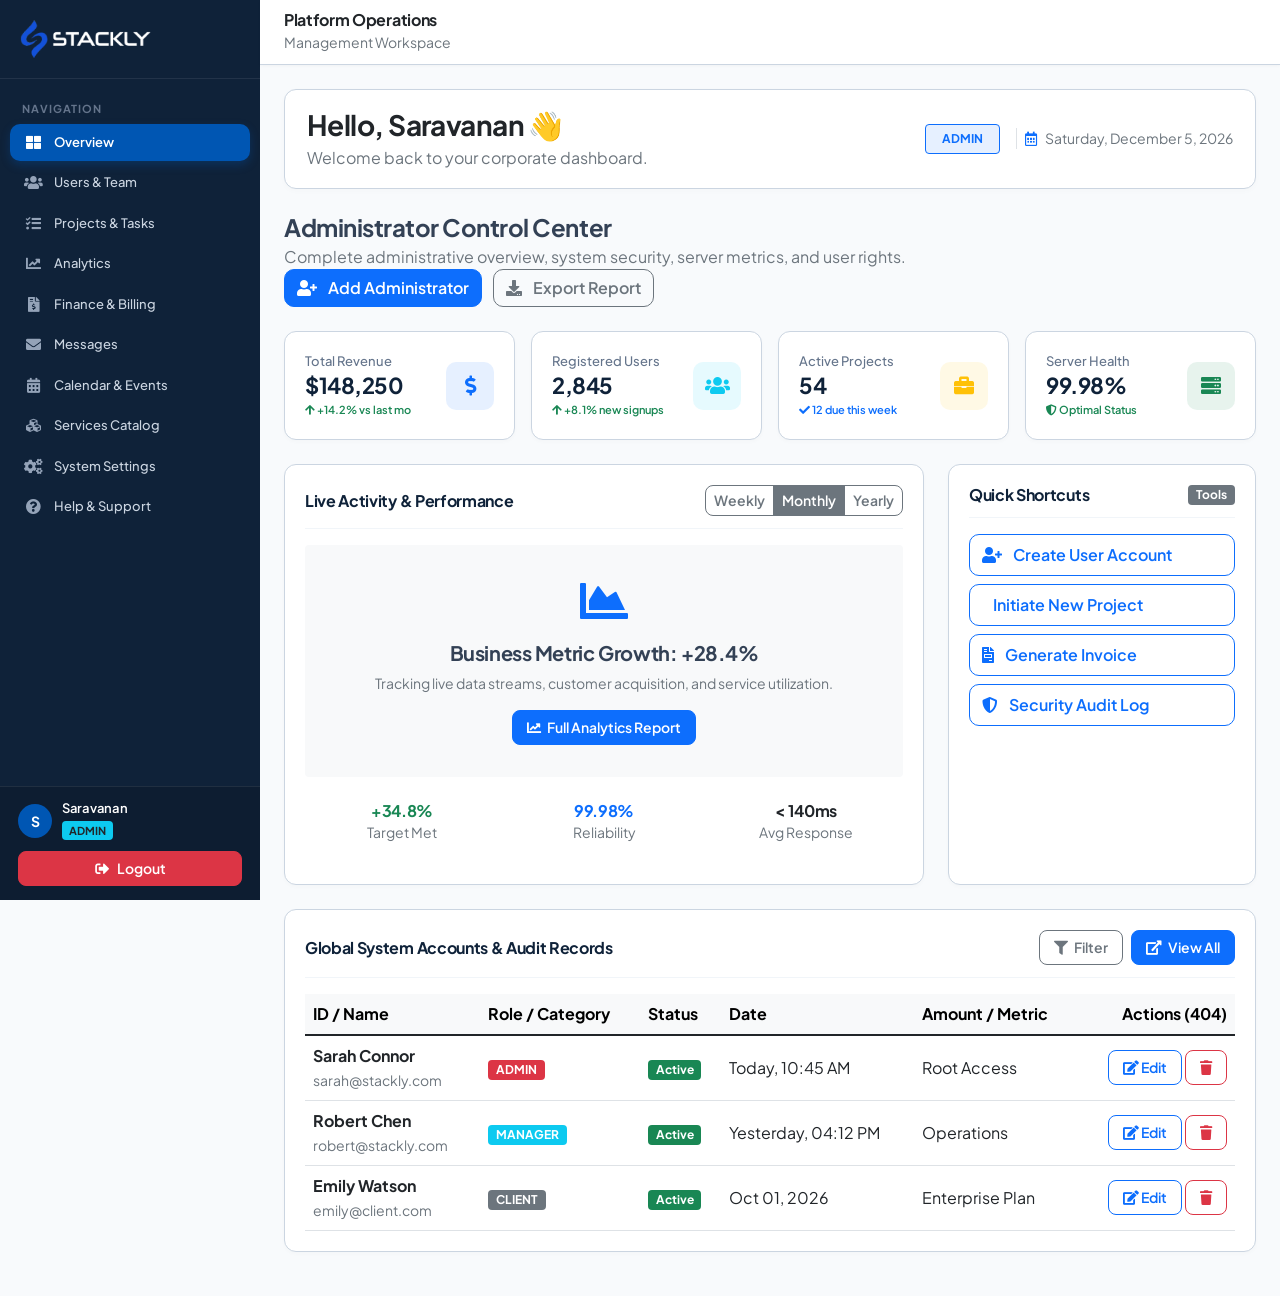
<file: dashboard.html>
<!DOCTYPE html>
<html lang="en">

<head>
    <!-- ========== Meta Tags ========== -->
    <meta charset="utf-8">
    <meta http-equiv="X-UA-Compatible" content="IE=edge">
    <meta name="viewport" content="width=device-width, initial-scale=1">
    <meta name="description" content="Dashboard - Stackly Corporate Business Platform">

    <!-- ========== Page Title ========== -->
    <title>Dashboard - Stackly Corporate Business Platform</title>

    <!-- ========== Favicon Icon ========== -->
    <link rel="shortcut icon" href="images/favicon.webp" type="image/webp">
    <link rel="icon" href="images/favicon.webp" type="image/png">

    <!-- ========== Google Fonts: Plus Jakarta Sans & Outfit ========== -->
    <link rel="preconnect" href="https://fonts.googleapis.com">
    <link rel="preconnect" href="https://fonts.gstatic.com" crossorigin>
    <link href="https://fonts.googleapis.com/css2?family=Plus+Jakarta+Sans:ital,wght@0,300;0,400;0,500;0,600;0,700;0,800;1,400&family=Outfit:wght@400;500;600;700;800&display=swap" rel="stylesheet">

    <!-- ========== Start Stylesheet ========== -->
    <link rel="stylesheet" href="css/bootstrap.min.css">
    <link rel="stylesheet" href="css/font-awesome.min.css">
    <link rel="stylesheet" href="css/flaticon-business-set.css">
    <!-- ========== End Stylesheet ========== -->

    <style>
        :root {
            --primary: #0056b3;
            --primary-dark: #0f2239;
            --sidebar-bg: #0f2239;
            --sidebar-color: #cbd5e1;
            --sidebar-active-bg: #0056b3;
            --sidebar-hover-bg: #1a365d;
            --body-bg: #f8fafc;
            --card-border: #cbd5e1;
        }

        body {
            background-color: var(--body-bg);
            font-family: 'Plus Jakarta Sans', -apple-system, BlinkMacSystemFont, "Segoe UI", Roboto, sans-serif;
            margin: 0;
            padding: 0;
            overflow-x: clip;
            color: #334155;
            -webkit-font-smoothing: antialiased;
            -moz-osx-font-smoothing: grayscale;
        }

        h1, h2, h3, h4, h5, h6, .fw-bold {
            font-family: 'Plus Jakarta Sans', sans-serif;
            letter-spacing: -0.02em;
        }

        button, input, select, textarea, .btn {
            font-family: 'Plus Jakarta Sans', sans-serif;
        }

        /* Buttons Border Radius Enhancement */
        .btn {
            border-radius: 10px !important;
            font-weight: 600;
            transition: all 0.2s ease;
        }

        .btn-sm {
            border-radius: 8px !important;
            padding: 6px 14px;
        }

        .btn.rounded-circle {
            border-radius: 50% !important;
        }

        .btn-group .btn {
            border-radius: 0 !important;
        }

        .btn-group .btn:first-child {
            border-top-left-radius: 8px !important;
            border-bottom-left-radius: 8px !important;
        }

        .btn-group .btn:last-child {
            border-top-right-radius: 8px !important;
            border-bottom-right-radius: 8px !important;
        }

        .role-switcher-select {
            border-radius: 8px !important;
        }

        .sidebar-toggle-btn {
            border-radius: 8px !important;
        }

        /* Layout */
        .dashboard-wrapper {
            display: flex;
            min-height: 100vh;
            width: 100%;
        }

        /* Sidebar - Fixed Left (Never scrolls with the page) */
        .sidebar {
            width: 260px;
            background-color: var(--sidebar-bg);
            color: var(--sidebar-color);
            flex-shrink: 0;
            display: flex;
            flex-direction: column;
            transition: all 0.3s ease;
            z-index: 1050;
            position: fixed;
            top: 0;
            left: 0;
            bottom: 0;
            height: 100vh;
            max-height: 100vh;
            overflow: hidden;
        }

        .sidebar-brand {
            padding: 20px 20px;
            border-bottom: 1px solid rgba(255, 255, 255, 0.08);
            display: flex;
            align-items: center;
            justify-content: space-between;
        }

        .sidebar-brand img {
            max-height: 36px;
        }

        .sidebar-menu {
            list-style: none;
            padding: 12px 10px;
            margin: 0;
            flex-grow: 1;
            overflow-y: auto;
            scrollbar-width: thin;
            scrollbar-color: rgba(255, 255, 255, 0.2) transparent;
        }

        .sidebar-menu::-webkit-scrollbar {
            width: 4px;
        }

        .sidebar-menu::-webkit-scrollbar-thumb {
            background: rgba(255, 255, 255, 0.2);
            border-radius: 4px;
        }

        .sidebar-heading {
            font-size: 11px;
            text-transform: uppercase;
            letter-spacing: 1px;
            color: #64748b;
            padding: 10px 12px 6px;
            font-weight: 700;
        }

        .sidebar-menu li {
            margin-bottom: 3px;
        }

        .sidebar-menu a {
            display: flex;
            align-items: center;
            padding: 9px 12px;
            color: var(--sidebar-color);
            text-decoration: none;
            border-radius: 10px;
            font-size: 13px;
            font-weight: 500;
            transition: all 0.2s ease;
            cursor: pointer;
        }

        .sidebar-menu a i {
            width: 22px;
            font-size: 15px;
            margin-right: 10px;
            text-align: center;
            color: #94a3b8;
        }

        .sidebar-menu a:hover {
            background-color: var(--sidebar-hover-bg);
            color: #ffffff;
        }

        .sidebar-menu a:hover i {
            color: #ffffff;
        }

        .sidebar-menu li.active a {
            background-color: var(--sidebar-active-bg);
            color: #ffffff;
            font-weight: 600;
            box-shadow: 0 4px 10px rgba(0, 86, 179, 0.3);
        }

        .sidebar-menu li.active a i {
            color: #ffffff;
        }

        .sidebar-badge {
            margin-left: auto;
            font-size: 10px;
            padding: 2px 7px;
            border-radius: 12px;
        }

        .sidebar-footer {
            padding: 14px 18px;
            border-top: 1px solid rgba(255, 255, 255, 0.08);
            background: rgba(0, 0, 0, 0.15);
        }

        .sidebar-user {
            display: flex;
            align-items: center;
            margin-bottom: 10px;
        }

        .sidebar-user-avatar {
            width: 34px;
            height: 34px;
            border-radius: 50%;
            background: var(--primary);
            color: #fff;
            display: flex;
            align-items: center;
            justify-content: center;
            font-weight: bold;
            font-size: 14px;
            margin-right: 10px;
        }

        .sidebar-user-info h6 {
            margin: 0;
            font-size: 13px;
            color: #fff;
            font-weight: 600;
        }

        .sidebar-user-info small {
            font-size: 11px;
            color: #94a3b8;
            text-transform: capitalize;
        }

        /* Main Content */
        .main-content {
            flex-grow: 1;
            display: flex;
            flex-direction: column;
            min-width: 0;
            background-color: #f8fafc;
            min-height: 100vh;
            margin-left: 260px;
            width: calc(100% - 260px);
        }

        /* Topbar */
        .topbar {
            height: 65px;
            background-color: #ffffff;
            border-bottom: 1px solid var(--card-border);
            display: flex;
            align-items: center;
            justify-content: space-between;
            padding: 0 24px;
            position: -webkit-sticky;
            position: sticky;
            top: 0;
            z-index: 1050;
            box-shadow: 0 1px 3px rgba(0, 0, 0, 0.03);
        }

        .topbar-left {
            display: flex;
            align-items: center;
            gap: 12px;
        }

        .topbar-brand {
            display: none;
            align-items: center;
            text-decoration: none;
        }

        .topbar-logo {
            height: 26px;
            max-height: 26px;
            width: auto;
            display: block;
        }

        .welcome-user-card {
            background: #ffffff;
            border: 1px solid var(--card-border);
            border-radius: 12px;
            padding: 18px 22px;
            box-shadow: 0 2px 6px rgba(0, 0, 0, 0.02);
            transition: all 0.2s ease;
        }

        .topbar-right {
            display: flex;
            align-items: center;
            gap: 12px;
        }

        .sidebar-toggle-btn {
            background: none;
            border: 1px solid var(--card-border);
            border-radius: 6px;
            padding: 6px 10px;
            color: #475569;
            cursor: pointer;
            display: none;
        }

        .sidebar-toggle-btn:hover {
            background-color: #f1f5f9;
        }

        .role-switcher-select {
            padding: 5px 10px;
            border-radius: 6px;
            border: 1px solid var(--card-border);
            font-size: 12px;
            font-weight: 600;
            background-color: #f1f5f9;
            color: #0f2239;
            cursor: pointer;
        }

        /* Dashboard Body */
        .content-body {
            padding: 24px;
            flex-grow: 1;
        }

        /* Dashboard Section Container */
        .dashboard-section {
            display: none;
            animation: fadeIn 0.25s ease-in-out;
        }

        .dashboard-section.active-section {
            display: block;
        }

        @keyframes fadeIn {
            from { opacity: 0; transform: translateY(6px); }
            to { opacity: 1; transform: translateY(0); }
        }

        /* Stat Card */
        .stat-card {
            background: #ffffff;
            border: 1px solid var(--card-border);
            border-radius: 12px;
            padding: 20px;
            display: flex;
            align-items: center;
            justify-content: space-between;
            box-shadow: 0 2px 4px rgba(0, 0, 0, 0.02);
            transition: transform 0.2s ease, box-shadow 0.2s ease;
            height: 100%;
        }

        .stat-card:hover {
            transform: translateY(-2px);
            box-shadow: 0 8px 16px rgba(0, 0, 0, 0.05);
        }

        .stat-icon {
            width: 48px;
            height: 48px;
            border-radius: 10px;
            display: flex;
            align-items: center;
            justify-content: center;
            font-size: 20px;
        }

        .stat-info h3 {
            font-size: 22px;
            font-weight: 700;
            color: #0f2239;
            margin: 0 0 3px;
        }

        .stat-info p {
            margin: 0;
            color: #64748b;
            font-size: 13px;
            font-weight: 500;
        }

        .stat-trend {
            font-size: 11px;
            font-weight: 600;
            margin-top: 4px;
        }

        /* Section Card */
        .dashboard-card {
            background: #ffffff;
            border: 1px solid var(--card-border);
            border-radius: 12px;
            padding: 20px;
            margin-bottom: 20px;
            box-shadow: 0 2px 4px rgba(0, 0, 0, 0.02);
        }

        .dashboard-card-header {
            display: flex;
            align-items: center;
            justify-content: space-between;
            margin-bottom: 16px;
            padding-bottom: 12px;
            border-bottom: 1px solid #f1f5f9;
        }

        .dashboard-card-header h5 {
            margin: 0;
            font-size: 16px;
            font-weight: 700;
            color: #0f2239;
        }

        /* Mobile Backdrop */
        .sidebar-backdrop {
            position: fixed;
            top: 0;
            left: 0;
            width: 100vw;
            height: 100vh;
            background: rgba(15, 23, 42, 0.6);
            z-index: 1040;
            display: none;
        }

        /* Responsive Media Queries */
        @media (max-width: 991.98px) {
            .main-content {
                margin-left: 0 !important;
                width: 100% !important;
            }

            .sidebar {
                position: fixed;
                top: 0;
                left: -280px;
                bottom: 0;
                width: 270px;
                max-width: 85vw;
                height: 100vh;
                box-shadow: 4px 0 25px rgba(0, 0, 0, 0.35);
                z-index: 1060;
                transition: left 0.3s cubic-bezier(0.4, 0, 0.2, 1);
            }

            .sidebar.mobile-open {
                left: 0;
            }

            .sidebar-backdrop {
                z-index: 1055;
                backdrop-filter: blur(2px);
            }

            .sidebar-backdrop.active {
                display: block;
            }

            .sidebar-toggle-btn {
                display: inline-flex;
                align-items: center;
                justify-content: center;
            }

            .topbar {
                position: -webkit-sticky !important;
                position: sticky !important;
                top: 0 !important;
                z-index: 1050 !important;
                background-color: #ffffff !important;
                box-shadow: 0 2px 10px rgba(0, 0, 0, 0.06) !important;
                padding: 0 16px;
            }

            .topbar-brand {
                display: inline-flex !important;
                align-items: center !important;
            }

            .sidebar-toggle-btn {
                display: inline-flex !important;
                align-items: center !important;
                justify-content: center !important;
                width: 38px !important;
                height: 38px !important;
                padding: 0 !important;
                border-radius: 8px !important;
                font-size: 15px !important;
                background-color: #f8fafc !important;
            }

            .welcome-user-card {
                padding: 16px 14px;
                border-radius: 10px;
                margin-bottom: 16px;
            }

            .content-body {
                padding: 16px;
            }

            .sidebar-close-btn {
                display: block !important;
            }
        }

        @media (max-width: 767.98px) {
            .border-end {
                border-right: none !important;
                border-bottom: 1px solid var(--card-border) !important;
                padding-bottom: 16px;
                margin-bottom: 16px;
            }
        }

        @media (max-width: 575.98px) {
            .topbar {
                position: -webkit-sticky !important;
                position: sticky !important;
                top: 0 !important;
                z-index: 1050 !important;
                background-color: #ffffff !important;
                box-shadow: 0 2px 10px rgba(0, 0, 0, 0.06) !important;
                height: 58px;
                padding: 0 12px;
            }

            .topbar-left {
                gap: 8px;
                min-width: 0;
            }

            .welcome-user-card h3 {
                font-size: 20px !important;
            }

            .topbar-right {
                gap: 6px;
                flex-shrink: 0;
            }

            .role-switcher-select {
                font-size: 11px;
                padding: 4px 6px;
                max-width: 105px;
            }

            .sidebar-toggle-btn {
                padding: 5px 8px;
                font-size: 13px;
            }

            .content-body {
                padding: 14px 10px;
            }

            .dashboard-card {
                padding: 14px 12px;
                border-radius: 10px;
                margin-bottom: 14px;
            }

            .dashboard-card-header {
                flex-direction: column;
                align-items: flex-start !important;
                gap: 10px;
            }

            .dashboard-card-header > * {
                width: 100%;
            }

            .dashboard-card-header input {
                max-width: 100% !important;
            }

            .dashboard-card-header .btn-group,
            .dashboard-card-header .d-flex {
                width: 100%;
                justify-content: flex-start;
            }

            .stat-card {
                padding: 14px 14px;
            }

            .stat-info h3 {
                font-size: 20px;
            }

            .stat-icon {
                width: 42px;
                height: 42px;
                font-size: 17px;
            }

            /* Section headers on mobile */
            .dashboard-section > .d-flex.flex-wrap {
                flex-direction: column;
                align-items: flex-start !important;
                gap: 12px;
                margin-bottom: 16px !important;
            }

            .dashboard-section > .d-flex.flex-wrap > div:last-child {
                width: 100%;
                display: flex;
                gap: 8px;
            }

            .dashboard-section > .d-flex.flex-wrap > div:last-child .btn {
                flex: 1;
                margin: 0 !important;
                font-size: 12px;
                padding: 8px 10px;
                text-align: center;
                justify-content: center;
                display: inline-flex;
                align-items: center;
            }

            .table-responsive {
                -webkit-overflow-scrolling: touch;
                border-radius: 6px;
            }
        }

        @media (min-width: 992px) {
            .sidebar-close-btn {
                display: none !important;
            }
        }
    </style>
</head>

<body>

    <div class="dashboard-wrapper">

        <!-- Mobile Backdrop -->
        <div class="sidebar-backdrop" id="sidebarBackdrop"></div>

        <!-- Start Sidebar (10 Pages / Modules) -->
        <aside class="sidebar" id="sidebar">
            <div class="sidebar-brand">
                <a href="#overview" class="dashboard-logo-link" id="sidebarLogoLink" title="Stackly Dashboard">
                    <img src="images/logo-stackly-light.webp" alt="Stackly" style="max-height: 38px;">
                </a>
                <button type="button" class="btn btn-sm btn-dark text-white sidebar-close-btn" id="sidebarCloseBtn" style="display: none; background: transparent; border: none; font-size: 18px;">
                    <i class="fas fa-times"></i>
                </button>
            </div>

            <!-- Sidebar Navigation -->
            <ul class="sidebar-menu">
                <div class="sidebar-heading">Navigation</div>

                <!-- Overview -->
                <li class="sidebar-item active" data-target="sec-overview">
                    <a href="#overview">
                        <i class="fas fa-th-large"></i>
                        <span>Overview</span>
                    </a>
                </li>

                <!-- Users Management -->
                <li class="sidebar-item" data-target="sec-users">
                    <a href="#users">
                        <i class="fas fa-users"></i>
                        <span>Users & Team</span>
                    </a>
                </li>

                <!-- Projects & Tasks -->
                <li class="sidebar-item" data-target="sec-projects">
                    <a href="#projects">
                        <i class="fas fa-tasks"></i>
                        <span>Projects & Tasks</span>
                    </a>
                </li>

                <!-- Analytics & Reports -->
                <li class="sidebar-item" data-target="sec-analytics">
                    <a href="#analytics">
                        <i class="fas fa-chart-line"></i>
                        <span>Analytics</span>
                    </a>
                </li>

                <!-- Finance & Invoices -->
                <li class="sidebar-item" data-target="sec-finance">
                    <a href="#finance">
                        <i class="fas fa-file-invoice-dollar"></i>
                        <span>Finance & Billing</span>
                    </a>
                </li>

                <!-- Messages & Inbox -->
                <li class="sidebar-item" data-target="sec-messages">
                    <a href="#messages">
                        <i class="fas fa-envelope"></i>
                        <span>Messages</span>
                    </a>
                </li>

                <!-- Schedule & Calendar -->
                <li class="sidebar-item" data-target="sec-calendar">
                    <a href="#calendar">
                        <i class="fas fa-calendar-alt"></i>
                        <span>Calendar & Events</span>
                    </a>
                </li>

                <!-- Services & Catalog -->
                <li class="sidebar-item" data-target="sec-services">
                    <a href="#services">
                        <i class="fas fa-cubes"></i>
                        <span>Services Catalog</span>
                    </a>
                </li>

                <!-- Security & Settings -->
                <li class="sidebar-item" data-target="sec-settings">
                    <a href="#settings">
                        <i class="fas fa-cogs"></i>
                        <span>System Settings</span>
                    </a>
                </li>

                <!-- Help & Support -->
                <li class="sidebar-item" data-target="sec-help">
                    <a href="#help">
                        <i class="fas fa-question-circle"></i>
                        <span>Help & Support</span>
                    </a>
                </li>
            </ul>

            <!-- Sidebar User Profile & Bottom Action -->
            <div class="sidebar-footer">
                <div class="sidebar-user">
                    <div class="sidebar-user-avatar" id="sidebarAvatar">A</div>
                    <div class="sidebar-user-info">
                        <h6 id="sidebarUserName">Admin User</h6>
                        <small id="sidebarUserRole" class="badge bg-info text-dark">ADMIN</small>
                    </div>
                </div>
                <div>
                    <button type="button" class="btn btn-danger btn-sm w-100 d-flex align-items-center justify-content-center" onclick="BuskeyAuth.logout();" title="Log out of session">
                        <i class="fas fa-sign-out-alt me-2"></i> Logout
                    </button>
                </div>
            </div>
        </aside>
        <!-- End Sidebar -->

        <!-- Start Main Content -->
        <main class="main-content">
            
            <!-- Topbar Header -->
            <header class="topbar">
                <div class="topbar-left">
                    <!-- Mobile Logo on Left Side End -->
                    <a href="#overview" class="topbar-brand dashboard-logo-link" id="topbarLogoLink" title="Stackly Dashboard">
                        <img src="images/logo-stackly.webp" alt="Stackly" class="topbar-logo">
                    </a>
                    <!-- Desktop Header Info -->
                    <div class="d-none d-lg-block">
                        <h6 class="mb-0 fw-bold text-dark" id="topbarGreeting">Platform Operations</h6>
                        <small class="text-muted" id="currentDateDisplay">Management Workspace</small>
                    </div>
                </div>
                <div class="topbar-right">
                    <button type="button" class="sidebar-toggle-btn" id="sidebarToggleBtn" aria-label="Toggle Navigation">
                        <i class="fas fa-bars"></i>
                    </button>
                </div>
            </header>

            <!-- Dashboard Content Body -->
            <div class="content-body">

                <!-- Welcome Greeting Banner (Moved from nav into page) -->
                <div class="welcome-user-card mb-4">
                    <div class="d-flex align-items-center justify-content-between flex-wrap gap-2">
                        <div>
                            <h3 class="fw-bold mb-1 text-dark" id="pageGreeting">Hello, <span class="user-greeting-name">Saravanan</span> <span class="wave-emoji" style="display:inline-block;">👋</span></h3>
                            <p class="text-muted mb-0" id="pageGreetingSubtitle">Welcome back to your corporate dashboard.</p>
                        </div>
                        <div class="d-flex align-items-center gap-2">
                            <span class="badge bg-primary bg-opacity-10 text-primary border border-primary border-opacity-25 px-3 py-2 fw-semibold text-uppercase" id="pageRoleBadge">Administrator</span>
                            <div class="d-none d-sm-flex align-items-center gap-2 text-muted small ms-2 ps-2 border-start">
                                <i class="far fa-calendar-alt text-primary"></i>
                                <span id="pageCurrentDateDisplay">Platform Operations</span>
                            </div>
                        </div>
                    </div>
                </div>

                <!-- ==============================================
                     1. SECTION: OVERVIEW (Default)
                     ============================================== -->
                <section id="sec-overview" class="dashboard-section active-section">
                    <div class="d-flex flex-wrap justify-content-between align-items-center mb-4">
                        <div>
                            <h4 class="fw-bold mb-1" id="roleTitleHeader">Administrator Control Center</h4>
                            <p class="text-muted mb-0" id="roleSubtitleHeader">Manage corporate infrastructure, security, team operations, and system health.</p>
                        </div>
                        <div class="mt-2 mt-sm-0">
                            <a href="404.html" class="btn btn-primary" id="primaryActionBtn">
                                <i class="fas fa-plus-circle me-2"></i> Add New Record
                            </a>
                            <a href="404.html" class="btn btn-outline-secondary ms-2" id="secondaryActionBtn">
                                <i class="fas fa-download me-2"></i> Export Report
                            </a>
                        </div>
                    </div>

                    <!-- Stat Cards Grid -->
                    <div class="row g-3 mb-4" id="statsContainer">
                        <div class="col-sm-6 col-xl-3">
                            <div class="stat-card">
                                <div class="stat-info">
                                    <p>Total Revenue</p>
                                    <h3>$148,250</h3>
                                    <div class="stat-trend text-success"><i class="fas fa-arrow-up"></i> +14.2% vs last mo</div>
                                </div>
                                <div class="stat-icon bg-primary bg-opacity-10 text-primary"><i class="fas fa-dollar-sign"></i></div>
                            </div>
                        </div>
                        <div class="col-sm-6 col-xl-3">
                            <div class="stat-card">
                                <div class="stat-info">
                                    <p>Registered Users</p>
                                    <h3>2,845</h3>
                                    <div class="stat-trend text-success"><i class="fas fa-arrow-up"></i> +8.1% new signups</div>
                                </div>
                                <div class="stat-icon bg-info bg-opacity-10 text-info"><i class="fas fa-users"></i></div>
                            </div>
                        </div>
                        <div class="col-sm-6 col-xl-3">
                            <div class="stat-card">
                                <div class="stat-info">
                                    <p>Active Projects</p>
                                    <h3>54</h3>
                                    <div class="stat-trend text-primary"><i class="fas fa-check"></i> 12 due this week</div>
                                </div>
                                <div class="stat-icon bg-warning bg-opacity-10 text-warning"><i class="fas fa-briefcase"></i></div>
                            </div>
                        </div>
                        <div class="col-sm-6 col-xl-3">
                            <div class="stat-card">
                                <div class="stat-info">
                                    <p>Server Health</p>
                                    <h3>99.98%</h3>
                                    <div class="stat-trend text-success"><i class="fas fa-shield-alt"></i> Optimal Status</div>
                                </div>
                                <div class="stat-icon bg-success bg-opacity-10 text-success"><i class="fas fa-server"></i></div>
                            </div>
                        </div>
                    </div>

                    <!-- Operations & Charts Row -->
                    <div class="row g-4 mb-4">
                        <div class="col-lg-8">
                            <div class="dashboard-card h-100">
                                <div class="dashboard-card-header">
                                    <h5>Live Activity & Performance</h5>
                                    <div class="btn-group btn-group-sm">
                                        <a href="404.html" class="btn btn-outline-secondary">Weekly</a>
                                        <a href="404.html" class="btn btn-outline-secondary active">Monthly</a>
                                        <a href="404.html" class="btn btn-outline-secondary">Yearly</a>
                                    </div>
                                </div>
                                <div class="p-3 bg-light rounded text-center mb-3">
                                    <div class="py-3">
                                        <i class="fas fa-chart-area fa-3x text-primary mb-3"></i>
                                        <h5 class="fw-bold">Business Metric Growth: +28.4%</h5>
                                        <p class="text-muted small">Tracking live data streams, customer acquisition, and service utilization.</p>
                                        <a href="404.html" class="btn btn-sm btn-primary">
                                            <i class="fas fa-chart-line me-1"></i> Full Analytics Report
                                        </a>
                                    </div>
                                </div>
                                <div class="row text-center g-2 pt-2">
                                    <div class="col-4">
                                        <h6 class="fw-bold text-success mb-0">+34.8%</h6>
                                        <small class="text-muted">Target Met</small>
                                    </div>
                                    <div class="col-4">
                                        <h6 class="fw-bold text-primary mb-0">99.98%</h6>
                                        <small class="text-muted">Reliability</small>
                                    </div>
                                    <div class="col-4">
                                        <h6 class="fw-bold text-dark mb-0">&lt; 140ms</h6>
                                        <small class="text-muted">Avg Response</small>
                                    </div>
                                </div>
                            </div>
                        </div>

                        <div class="col-lg-4">
                            <div class="dashboard-card h-100">
                                <div class="dashboard-card-header">
                                    <h5>Quick Shortcuts</h5>
                                    <span class="badge bg-secondary">Tools</span>
                                </div>
                                <div class="d-grid gap-2">
                                    <a href="404.html" class="btn btn-outline-primary text-start py-2">
                                        <i class="fas fa-user-plus me-2 text-primary"></i> Create User Account
                                    </a>
                                    <a href="404.html" class="btn btn-outline-primary text-start py-2">
                                        <i class="fas fa-folder-plus me-2 text-primary"></i> Initiate New Project
                                    </a>
                                    <a href="404.html" class="btn btn-outline-primary text-start py-2">
                                        <i class="fas fa-file-invoice me-2 text-primary"></i> Generate Invoice
                                    </a>
                                    <a href="404.html" class="btn btn-outline-primary text-start py-2">
                                        <i class="fas fa-shield-alt me-2 text-primary"></i> Security Audit Log
                                    </a>
                                </div>
                            </div>
                        </div>
                    </div>

                    <!-- Operational Records Table -->
                    <div class="dashboard-card">
                        <div class="dashboard-card-header">
                            <h5 id="tableTitle">Recent Operational Records</h5>
                            <div class="d-flex gap-2">
                                <a href="404.html" class="btn btn-sm btn-outline-secondary"><i class="fas fa-filter me-1"></i> Filter</a>
                                <a href="404.html" class="btn btn-sm btn-primary"><i class="fas fa-external-link-alt me-1"></i> View All</a>
                            </div>
                        </div>
                        <div class="table-responsive">
                            <table class="table table-hover align-middle mb-0">
                                <thead class="table-light">
                                    <tr>
                                        <th>ID / Name</th>
                                        <th>Role / Category</th>
                                        <th>Status</th>
                                        <th>Date</th>
                                        <th>Amount / Metric</th>
                                        <th class="text-end">Actions (404)</th>
                                    </tr>
                                </thead>
                                <tbody id="tableBody">
                                    <tr>
                                        <td><strong>Sarah Connor</strong><br><small class="text-muted">sarah@stackly.com</small></td>
                                        <td><span class="badge bg-danger">ADMIN</span></td>
                                        <td><span class="badge bg-success">Active</span></td>
                                        <td>Today, 10:45 AM</td>
                                        <td>Root Access</td>
                                        <td class="text-end">
                                            <a href="404.html" class="btn btn-sm btn-outline-primary"><i class="fas fa-edit"></i> Edit</a>
                                            <a href="404.html" class="btn btn-sm btn-outline-danger"><i class="fas fa-trash"></i></a>
                                        </td>
                                    </tr>
                                    <tr>
                                        <td><strong>Robert Chen</strong><br><small class="text-muted">robert@stackly.com</small></td>
                                        <td><span class="badge bg-info">MANAGER</span></td>
                                        <td><span class="badge bg-success">Active</span></td>
                                        <td>Yesterday, 04:12 PM</td>
                                        <td>Operations</td>
                                        <td class="text-end">
                                            <a href="404.html" class="btn btn-sm btn-outline-primary"><i class="fas fa-edit"></i> Edit</a>
                                            <a href="404.html" class="btn btn-sm btn-outline-danger"><i class="fas fa-trash"></i></a>
                                        </td>
                                    </tr>
                                    <tr>
                                        <td><strong>Emily Watson</strong><br><small class="text-muted">emily@client.com</small></td>
                                        <td><span class="badge bg-secondary">CLIENT</span></td>
                                        <td><span class="badge bg-success">Active</span></td>
                                        <td>Oct 01, 2026</td>
                                        <td>Enterprise Plan</td>
                                        <td class="text-end">
                                            <a href="404.html" class="btn btn-sm btn-outline-primary"><i class="fas fa-edit"></i> Edit</a>
                                            <a href="404.html" class="btn btn-sm btn-outline-danger"><i class="fas fa-trash"></i></a>
                                        </td>
                                    </tr>
                                    <tr>
                                        <td><strong>Alex Morgan</strong><br><small class="text-muted">alex@client.com</small></td>
                                        <td><span class="badge bg-secondary">CLIENT</span></td>
                                        <td><span class="badge bg-success">Active</span></td>
                                        <td>Sep 29, 2026</td>
                                        <td>Financial Consulting</td>
                                        <td class="text-end">
                                            <a href="404.html" class="btn btn-sm btn-outline-primary"><i class="fas fa-edit"></i> Edit</a>
                                            <a href="404.html" class="btn btn-sm btn-outline-danger"><i class="fas fa-trash"></i></a>
                                        </td>
                                    </tr>
                                    <tr>
                                        <td><strong>David Kim</strong><br><small class="text-muted">david@stackly.com</small></td>
                                        <td><span class="badge bg-info">MANAGER</span></td>
                                        <td><span class="badge bg-warning text-dark">Review</span></td>
                                        <td>Sep 28, 2026</td>
                                        <td>Cloud DevOps Squad</td>
                                        <td class="text-end">
                                            <a href="404.html" class="btn btn-sm btn-outline-primary"><i class="fas fa-edit"></i> Edit</a>
                                            <a href="404.html" class="btn btn-sm btn-outline-danger"><i class="fas fa-trash"></i></a>
                                        </td>
                                    </tr>
                                </tbody>
                            </table>
                        </div>
                    </div>
                </section>

                <!-- ==============================================
                     2. SECTION: USERS & TEAM
                     ============================================== -->
                <section id="sec-users" class="dashboard-section">
                    <div class="d-flex flex-wrap justify-content-between align-items-center mb-4">
                        <div>
                            <h4 class="fw-bold mb-1">Users & Team Directory</h4>
                            <p class="text-muted mb-0">Manage employee accounts, client permissions, and access privileges.</p>
                        </div>
                        <div class="mt-2 mt-sm-0">
                            <a href="404.html" class="btn btn-primary"><i class="fas fa-user-plus me-2"></i> Add New Member</a>
                            <a href="404.html" class="btn btn-outline-secondary ms-2"><i class="fas fa-file-export me-2"></i> Export Users</a>
                        </div>
                    </div>

                    <!-- User Directory Table Card -->
                    <div class="dashboard-card">
                        <div class="dashboard-card-header">
                            <div class="d-flex gap-2 flex-wrap">
                                <span class="badge bg-primary p-2">All Users (2,845)</span>
                                <span class="badge bg-danger p-2">Admins (6)</span>
                                <span class="badge bg-info p-2">Managers (14)</span>
                                <span class="badge bg-secondary p-2">Clients (2,825)</span>
                            </div>
                            <input type="text" class="form-control form-control-sm" placeholder="Search users..." style="max-width: 200px;">
                        </div>
                        <div class="table-responsive">
                            <table class="table table-hover align-middle mb-0">
                                <thead class="table-light">
                                    <tr>
                                        <th>User Profile</th>
                                        <th>Role</th>
                                        <th>Department</th>
                                        <th>Status</th>
                                        <th>Joined Date</th>
                                        <th class="text-end">Actions (404)</th>
                                    </tr>
                                </thead>
                                <tbody>
                                    <tr>
                                        <td>
                                            <div class="d-flex align-items-center">
                                                <div class="rounded-circle bg-primary text-white d-flex align-items-center justify-content-center me-2 fw-bold" style="width: 32px; height: 32px;">SC</div>
                                                <div><strong>Sarah Connor</strong><br><small class="text-muted">sarah@stackly.com</small></div>
                                            </div>
                                        </td>
                                        <td><span class="badge bg-danger">ADMIN</span></td>
                                        <td>Executive Operations</td>
                                        <td><span class="badge bg-success">Active</span></td>
                                        <td>Jan 12, 2025</td>
                                        <td class="text-end">
                                            <a href="404.html" class="btn btn-sm btn-outline-primary"><i class="fas fa-edit"></i> Edit</a>
                                            <a href="404.html" class="btn btn-sm btn-outline-danger"><i class="fas fa-trash"></i></a>
                                        </td>
                                    </tr>
                                    <tr>
                                        <td>
                                            <div class="d-flex align-items-center">
                                                <div class="rounded-circle bg-info text-white d-flex align-items-center justify-content-center me-2 fw-bold" style="width: 32px; height: 32px;">RC</div>
                                                <div><strong>Robert Chen</strong><br><small class="text-muted">robert@stackly.com</small></div>
                                            </div>
                                        </td>
                                        <td><span class="badge bg-info">MANAGER</span></td>
                                        <td>Project Delivery</td>
                                        <td><span class="badge bg-success">Active</span></td>
                                        <td>Mar 05, 2025</td>
                                        <td class="text-end">
                                            <a href="404.html" class="btn btn-sm btn-outline-primary"><i class="fas fa-edit"></i> Edit</a>
                                            <a href="404.html" class="btn btn-sm btn-outline-danger"><i class="fas fa-trash"></i></a>
                                        </td>
                                    </tr>
                                    <tr>
                                        <td>
                                            <div class="d-flex align-items-center">
                                                <div class="rounded-circle bg-success text-white d-flex align-items-center justify-content-center me-2 fw-bold" style="width: 32px; height: 32px;">EW</div>
                                                <div><strong>Emily Watson</strong><br><small class="text-muted">emily@client.com</small></div>
                                            </div>
                                        </td>
                                        <td><span class="badge bg-secondary">CLIENT</span></td>
                                        <td>Apex Investments</td>
                                        <td><span class="badge bg-success">Active</span></td>
                                        <td>Oct 01, 2026</td>
                                        <td class="text-end">
                                            <a href="404.html" class="btn btn-sm btn-outline-primary"><i class="fas fa-edit"></i> Edit</a>
                                            <a href="404.html" class="btn btn-sm btn-outline-danger"><i class="fas fa-trash"></i></a>
                                        </td>
                                    </tr>
                                    <tr>
                                        <td>
                                            <div class="d-flex align-items-center">
                                                <div class="rounded-circle bg-warning text-dark d-flex align-items-center justify-content-center me-2 fw-bold" style="width: 32px; height: 32px;">MK</div>
                                                <div><strong>Michael Kumar</strong><br><small class="text-muted">michael@techcorp.com</small></div>
                                            </div>
                                        </td>
                                        <td><span class="badge bg-secondary">CLIENT</span></td>
                                        <td>TechCorp Inc</td>
                                        <td><span class="badge bg-success">Active</span></td>
                                        <td>Sep 14, 2026</td>
                                        <td class="text-end">
                                            <a href="404.html" class="btn btn-sm btn-outline-primary"><i class="fas fa-edit"></i> Edit</a>
                                            <a href="404.html" class="btn btn-sm btn-outline-danger"><i class="fas fa-trash"></i></a>
                                        </td>
                                    </tr>
                                </tbody>
                            </table>
                        </div>
                    </div>
                </section>

                <!-- ==============================================
                     3. SECTION: PROJECTS & TASKS
                     ============================================== -->
                <section id="sec-projects" class="dashboard-section">
                    <div class="d-flex flex-wrap justify-content-between align-items-center mb-4">
                        <div>
                            <h4 class="fw-bold mb-1">Projects & Tasks Workspace</h4>
                            <p class="text-muted mb-0">Track corporate deliverables, task milestones, team allocation, and deadlines.</p>
                        </div>
                        <div class="mt-2 mt-sm-0">
                            <a href="404.html" class="btn btn-primary"><i class="fas fa-plus-circle me-2"></i> New Project</a>
                            <a href="404.html" class="btn btn-outline-secondary ms-2"><i class="fas fa-tasks me-2"></i> Assign Task</a>
                        </div>
                    </div>

                    <!-- Project Cards Grid -->
                    <div class="row g-3 mb-4">
                        <div class="col-md-6 col-xl-3">
                            <div class="dashboard-card h-100">
                                <div class="d-flex justify-content-between align-items-center mb-2">
                                    <span class="badge bg-success">In Progress</span>
                                    <small class="text-muted">Due Oct 15</small>
                                </div>
                                <h6 class="fw-bold">Financial Portal Revamp</h6>
                                <p class="text-muted small">Banking API integration and frontend redesign for high-frequency trading.</p>
                                <div class="d-flex justify-content-between text-muted small mb-1">
                                    <span>Progress</span>
                                    <strong>85%</strong>
                                </div>
                                <div class="progress mb-3" style="height: 6px;">
                                    <div class="progress-bar bg-primary" style="width: 85%"></div>
                                </div>
                                <div class="d-flex justify-content-between align-items-center">
                                    <small class="fw-bold text-primary">$42,000 Budget</small>
                                    <a href="404.html" class="btn btn-sm btn-outline-primary">Details</a>
                                </div>
                            </div>
                        </div>

                        <div class="col-md-6 col-xl-3">
                            <div class="dashboard-card h-100">
                                <div class="d-flex justify-content-between align-items-center mb-2">
                                    <span class="badge bg-warning text-dark">Review</span>
                                    <small class="text-muted">Due Oct 18</small>
                                </div>
                                <h6 class="fw-bold">Corporate Brand Identity</h6>
                                <p class="text-muted small">Updated brand guidelines, stationery, pitch decks, and digital asset kit.</p>
                                <div class="d-flex justify-content-between text-muted small mb-1">
                                    <span>Progress</span>
                                    <strong>90%</strong>
                                </div>
                                <div class="progress mb-3" style="height: 6px;">
                                    <div class="progress-bar bg-warning" style="width: 90%"></div>
                                </div>
                                <div class="d-flex justify-content-between align-items-center">
                                    <small class="fw-bold text-primary">$18,500 Budget</small>
                                    <a href="404.html" class="btn btn-sm btn-outline-primary">Details</a>
                                </div>
                            </div>
                        </div>

                        <div class="col-md-6 col-xl-3">
                            <div class="dashboard-card h-100">
                                <div class="d-flex justify-content-between align-items-center mb-2">
                                    <span class="badge bg-info">Active</span>
                                    <small class="text-muted">Due Nov 05</small>
                                </div>
                                <h6 class="fw-bold">Cloud Migration Phase 2</h6>
                                <p class="text-muted small">Containerizing legacy database workloads to Kubernetes infrastructure.</p>
                                <div class="d-flex justify-content-between text-muted small mb-1">
                                    <span>Progress</span>
                                    <strong>45%</strong>
                                </div>
                                <div class="progress mb-3" style="height: 6px;">
                                    <div class="progress-bar bg-info" style="width: 45%"></div>
                                </div>
                                <div class="d-flex justify-content-between align-items-center">
                                    <small class="fw-bold text-primary">$68,000 Budget</small>
                                    <a href="404.html" class="btn btn-sm btn-outline-primary">Details</a>
                                </div>
                            </div>
                        </div>

                        <div class="col-md-6 col-xl-3">
                            <div class="dashboard-card h-100">
                                <div class="d-flex justify-content-between align-items-center mb-2">
                                    <span class="badge bg-primary">Planning</span>
                                    <small class="text-muted">Due Nov 20</small>
                                </div>
                                <h6 class="fw-bold">Enterprise CRM Integration</h6>
                                <p class="text-muted small">Syncing Salesforce pipelines with ERP accounting and billing systems.</p>
                                <div class="d-flex justify-content-between text-muted small mb-1">
                                    <span>Progress</span>
                                    <strong>60%</strong>
                                </div>
                                <div class="progress mb-3" style="height: 6px;">
                                    <div class="progress-bar bg-success" style="width: 60%"></div>
                                </div>
                                <div class="d-flex justify-content-between align-items-center">
                                    <small class="fw-bold text-primary">$34,000 Budget</small>
                                    <a href="404.html" class="btn btn-sm btn-outline-primary">Details</a>
                                </div>
                            </div>
                        </div>
                    </div>
                </section>

                <!-- ==============================================
                     4. SECTION: ANALYTICS
                     ============================================== -->
                <section id="sec-analytics" class="dashboard-section">
                    <div class="d-flex flex-wrap justify-content-between align-items-center mb-4">
                        <div>
                            <h4 class="fw-bold mb-1">Analytics & Business Intelligence</h4>
                            <p class="text-muted mb-0">Live visitor demographics, revenue forecasting, and KPI tracking.</p>
                        </div>
                        <div class="mt-2 mt-sm-0">
                            <a href="404.html" class="btn btn-primary"><i class="fas fa-file-download me-2"></i> Export Metrics</a>
                        </div>
                    </div>

                    <div class="row g-3 mb-4">
                        <div class="col-sm-6 col-xl-3">
                            <div class="stat-card">
                                <div class="stat-info">
                                    <p>Monthly Visits</p>
                                    <h3>142,500</h3>
                                    <div class="stat-trend text-success"><i class="fas fa-arrow-up"></i> +12.4% vs last mo</div>
                                </div>
                                <div class="stat-icon bg-primary bg-opacity-10 text-primary"><i class="fas fa-chart-line"></i></div>
                            </div>
                        </div>
                        <div class="col-sm-6 col-xl-3">
                            <div class="stat-card">
                                <div class="stat-info">
                                    <p>Conversion Rate</p>
                                    <h3>4.82%</h3>
                                    <div class="stat-trend text-success"><i class="fas fa-arrow-up"></i> +0.6% increase</div>
                                </div>
                                <div class="stat-icon bg-success bg-opacity-10 text-success"><i class="fas fa-percentage"></i></div>
                            </div>
                        </div>
                        <div class="col-sm-6 col-xl-3">
                            <div class="stat-card">
                                <div class="stat-info">
                                    <p>Avg Session Duration</p>
                                    <h3>4m 32s</h3>
                                    <div class="stat-trend text-primary"><i class="fas fa-clock"></i> High engagement</div>
                                </div>
                                <div class="stat-icon bg-info bg-opacity-10 text-info"><i class="fas fa-stopwatch"></i></div>
                            </div>
                        </div>
                        <div class="col-sm-6 col-xl-3">
                            <div class="stat-card">
                                <div class="stat-info">
                                    <p>Avg API Latency</p>
                                    <h3>118ms</h3>
                                    <div class="stat-trend text-success"><i class="fas fa-bolt"></i> Excellent speed</div>
                                </div>
                                <div class="stat-icon bg-warning bg-opacity-10 text-warning"><i class="fas fa-tachometer-alt"></i></div>
                            </div>
                        </div>
                    </div>

                    <div class="dashboard-card">
                        <div class="dashboard-card-header">
                            <h5>Traffic Acquisition Breakdown</h5>
                            <a href="404.html" class="btn btn-sm btn-outline-primary">Full Breakdown</a>
                        </div>
                        <div class="row g-4 align-items-center">
                            <div class="col-md-6">
                                <div class="mb-3">
                                    <div class="d-flex justify-content-between mb-1"><span>Organic Search</span><strong>48%</strong></div>
                                    <div class="progress" style="height: 8px;"><div class="progress-bar bg-primary" style="width: 48%"></div></div>
                                </div>
                                <div class="mb-3">
                                    <div class="d-flex justify-content-between mb-1"><span>Direct Traffic</span><strong>28%</strong></div>
                                    <div class="progress" style="height: 8px;"><div class="progress-bar bg-info" style="width: 28%"></div></div>
                                </div>
                                <div class="mb-3">
                                    <div class="d-flex justify-content-between mb-1"><span>Referral & Partnerships</span><strong>14%</strong></div>
                                    <div class="progress" style="height: 8px;"><div class="progress-bar bg-success" style="width: 14%"></div></div>
                                </div>
                                <div>
                                    <div class="d-flex justify-content-between mb-1"><span>Social Campaigns</span><strong>10%</strong></div>
                                    <div class="progress" style="height: 8px;"><div class="progress-bar bg-warning" style="width: 10%"></div></div>
                                </div>
                            </div>
                            <div class="col-md-6 text-center">
                                <div class="p-4 bg-light rounded">
                                    <h2 class="fw-bold text-primary mb-1">$2.4M</h2>
                                    <p class="text-muted mb-3">Projected Annual Run-Rate (ARR)</p>
                                    <a href="404.html" class="btn btn-sm btn-primary">Generate Forecast Model</a>
                                </div>
                            </div>
                        </div>
                    </div>
                </section>

                <!-- ==============================================
                     5. SECTION: FINANCE & BILLING
                     ============================================== -->
                <section id="sec-finance" class="dashboard-section">
                    <div class="d-flex flex-wrap justify-content-between align-items-center mb-4">
                        <div>
                            <h4 class="fw-bold mb-1">Finance & Billing Management</h4>
                            <p class="text-muted mb-0">Review invoices, subscription payments, and tax statements.</p>
                        </div>
                        <div class="mt-2 mt-sm-0">
                            <a href="404.html" class="btn btn-primary"><i class="fas fa-file-invoice-dollar me-2"></i> Create Invoice</a>
                        </div>
                    </div>

                    <div class="row g-3 mb-4">
                        <div class="col-md-4">
                            <div class="stat-card">
                                <div class="stat-info">
                                    <p>Total Revenue Billed</p>
                                    <h3>$148,250</h3>
                                    <div class="stat-trend text-success"><i class="fas fa-check"></i> 94% collected</div>
                                </div>
                                <div class="stat-icon bg-success bg-opacity-10 text-success"><i class="fas fa-wallet"></i></div>
                            </div>
                        </div>
                        <div class="col-md-4">
                            <div class="stat-card">
                                <div class="stat-info">
                                    <p>Outstanding Receivables</p>
                                    <h3>$8,420</h3>
                                    <div class="stat-trend text-warning"><i class="fas fa-clock"></i> 3 invoices due</div>
                                </div>
                                <div class="stat-icon bg-warning bg-opacity-10 text-warning"><i class="fas fa-hourglass-half"></i></div>
                            </div>
                        </div>
                        <div class="col-md-4">
                            <div class="stat-card">
                                <div class="stat-info">
                                    <p>Operating Margin</p>
                                    <h3>62.1%</h3>
                                    <div class="stat-trend text-primary"><i class="fas fa-arrow-up"></i> +4.5% efficiency</div>
                                </div>
                                <div class="stat-icon bg-primary bg-opacity-10 text-primary"><i class="fas fa-piggy-bank"></i></div>
                            </div>
                        </div>
                    </div>

                    <div class="dashboard-card">
                        <div class="dashboard-card-header">
                            <h5>Recent Corporate Invoices</h5>
                            <a href="404.html" class="btn btn-sm btn-outline-primary">View All Invoices</a>
                        </div>
                        <div class="table-responsive">
                            <table class="table table-hover align-middle mb-0">
                                <thead class="table-light">
                                    <tr>
                                        <th>Invoice #</th>
                                        <th>Client Name</th>
                                        <th>Issue Date</th>
                                        <th>Due Date</th>
                                        <th>Amount</th>
                                        <th>Status</th>
                                        <th class="text-end">Action (404)</th>
                                    </tr>
                                </thead>
                                <tbody>
                                    <tr>
                                        <td><strong>#INV-2026-089</strong></td>
                                        <td>Apex Investments Ltd</td>
                                        <td>Oct 01, 2026</td>
                                        <td>Oct 15, 2026</td>
                                        <td><strong>$3,200.00</strong></td>
                                        <td><span class="badge bg-success">Paid</span></td>
                                        <td class="text-end"><a href="404.html" class="btn btn-sm btn-outline-primary"><i class="fas fa-download"></i> PDF</a></td>
                                    </tr>
                                    <tr>
                                        <td><strong>#INV-2026-088</strong></td>
                                        <td>TechCorp Systems Inc</td>
                                        <td>Sep 28, 2026</td>
                                        <td>Oct 12, 2026</td>
                                        <td><strong>$4,500.00</strong></td>
                                        <td><span class="badge bg-warning text-dark">Pending</span></td>
                                        <td class="text-end"><a href="404.html" class="btn btn-sm btn-outline-primary"><i class="fas fa-download"></i> PDF</a></td>
                                    </tr>
                                    <tr>
                                        <td><strong>#INV-2026-087</strong></td>
                                        <td>Global Logistics Co</td>
                                        <td>Sep 20, 2026</td>
                                        <td>Oct 05, 2026</td>
                                        <td><strong>$2,100.00</strong></td>
                                        <td><span class="badge bg-success">Paid</span></td>
                                        <td class="text-end"><a href="404.html" class="btn btn-sm btn-outline-primary"><i class="fas fa-download"></i> PDF</a></td>
                                    </tr>
                                </tbody>
                            </table>
                        </div>
                    </div>
                </section>

                <!-- ==============================================
                     6. SECTION: MESSAGES
                     ============================================== -->
                <section id="sec-messages" class="dashboard-section">
                    <div class="d-flex flex-wrap justify-content-between align-items-center mb-4">
                        <div>
                            <h4 class="fw-bold mb-1">Messages & Communications</h4>
                            <p class="text-muted mb-0">Direct client conversations, internal announcements, and inquiry inbox.</p>
                        </div>
                        <div class="mt-2 mt-sm-0">
                            <a href="404.html" class="btn btn-primary"><i class="fas fa-paper-plane me-2"></i> Compose Message</a>
                        </div>
                    </div>

                    <div class="dashboard-card">
                        <div class="row g-0">
                            <div class="col-md-5 border-end pe-md-3">
                                <h6 class="fw-bold mb-3">Conversations (3 Unread)</h6>
                                <div class="list-group list-group-flush">
                                    <a href="404.html" class="list-group-item list-group-item-action active rounded mb-1">
                                        <div class="d-flex justify-content-between">
                                            <strong>Emily Watson (Client)</strong>
                                            <small>10:45 AM</small>
                                        </div>
                                        <small class="d-block text-truncate">Please review the financial consulting draft...</small>
                                    </a>
                                    <a href="404.html" class="list-group-item list-group-item-action rounded mb-1">
                                        <div class="d-flex justify-content-between">
                                            <strong>Robert Chen (Manager)</strong>
                                            <small>Yesterday</small>
                                        </div>
                                        <small class="d-block text-truncate text-muted">DevOps migration sprint is 90% completed.</small>
                                    </a>
                                    <a href="404.html" class="list-group-item list-group-item-action rounded">
                                        <div class="d-flex justify-content-between">
                                            <strong>TechCorp Advisory</strong>
                                            <small>Sep 28</small>
                                        </div>
                                        <small class="d-block text-truncate text-muted">Confirmed meeting for Q4 financial review.</small>
                                    </a>
                                </div>
                            </div>
                            <div class="col-md-7 ps-md-4 pt-3 pt-md-0">
                                <div class="d-flex justify-content-between border-bottom pb-2 mb-3">
                                    <div>
                                        <h6 class="fw-bold mb-0">Emily Watson</h6>
                                        <small class="text-muted">Chief Financial Officer, Apex Investments</small>
                                    </div>
                                    <a href="404.html" class="btn btn-sm btn-outline-secondary">Call Client</a>
                                </div>
                                <div class="p-3 bg-light rounded mb-3" style="max-height: 180px; overflow-y: auto;">
                                    <p class="small mb-1"><strong>Emily:</strong> Hi Stackly team, we reviewed the preliminary Q4 portfolio strategy. Everything looks great!</p>
                                    <p class="small mb-0 text-primary"><strong>You:</strong> Thank you Emily! The full tax assessment report will be uploaded by tomorrow.</p>
                                </div>
                                <div class="input-group">
                                    <input type="text" class="form-control form-control-sm" placeholder="Type your reply...">
                                    <a href="404.html" class="btn btn-primary btn-sm"><i class="fas fa-paper-plane"></i> Send</a>
                                </div>
                            </div>
                        </div>
                    </div>
                </section>

                <!-- ==============================================
                     7. SECTION: CALENDAR & EVENTS
                     ============================================== -->
                <section id="sec-calendar" class="dashboard-section">
                    <div class="d-flex flex-wrap justify-content-between align-items-center mb-4">
                        <div>
                            <h4 class="fw-bold mb-1">Calendar & Schedules</h4>
                            <p class="text-muted mb-0">Executive client briefings, milestone deadlines, and board meetings.</p>
                        </div>
                        <div class="mt-2 mt-sm-0">
                            <a href="404.html" class="btn btn-primary"><i class="fas fa-calendar-plus me-2"></i> Schedule Meeting</a>
                        </div>
                    </div>

                    <div class="row g-3">
                        <div class="col-md-6 col-lg-4">
                            <div class="dashboard-card h-100 border-start border-4 border-primary">
                                <div class="d-flex justify-content-between text-muted small mb-2">
                                    <span>TODAY</span>
                                    <span>02:30 PM - 03:30 PM</span>
                                </div>
                                <h6 class="fw-bold">Q4 Financial Strategy Briefing</h6>
                                <p class="text-muted small">Conference Room A & Zoom Online Meeting with Apex Investments executive board.</p>
                                <a href="404.html" class="btn btn-sm btn-outline-primary">Join Call</a>
                            </div>
                        </div>

                        <div class="col-md-6 col-lg-4">
                            <div class="dashboard-card h-100 border-start border-4 border-info">
                                <div class="d-flex justify-content-between text-muted small mb-2">
                                    <span>TOMORROW</span>
                                    <span>10:00 AM - 11:30 AM</span>
                                </div>
                                <h6 class="fw-bold">Cloud Migration Sprint Review</h6>
                                <p class="text-muted small">Internal engineering sprint review with Robert Chen and DevOps squad leaders.</p>
                                <a href="404.html" class="btn btn-sm btn-outline-primary">View Agenda</a>
                            </div>
                        </div>

                        <div class="col-md-6 col-lg-4">
                            <div class="dashboard-card h-100 border-start border-4 border-warning">
                                <div class="d-flex justify-content-between text-muted small mb-2">
                                    <span>FRIDAY</span>
                                    <span>04:00 PM - 05:00 PM</span>
                                </div>
                                <h6 class="fw-bold">Quarterly Business Tax Review</h6>
                                <p class="text-muted small">Compliance audit and tax return sign-off with legal advisors.</p>
                                <a href="404.html" class="btn btn-sm btn-outline-primary">View Documents</a>
                            </div>
                        </div>
                    </div>
                </section>

                <!-- ==============================================
                     8. SECTION: SERVICES CATALOG
                     ============================================== -->
                <section id="sec-services" class="dashboard-section">
                    <div class="d-flex flex-wrap justify-content-between align-items-center mb-4">
                        <div>
                            <h4 class="fw-bold mb-1">Services Catalog & Advisory Solutions</h4>
                            <p class="text-muted mb-0">Browse corporate consulting tiers, enterprise packages, and specialized modules.</p>
                        </div>
                        <div class="mt-2 mt-sm-0">
                            <a href="404.html" class="btn btn-primary"><i class="fas fa-plus-circle me-2"></i> Request Custom Plan</a>
                        </div>
                    </div>

                    <div class="row g-3">
                        <div class="col-md-6 col-xl-3">
                            <div class="dashboard-card text-center h-100">
                                <i class="fas fa-chart-pie fa-2x text-primary mb-2"></i>
                                <h6 class="fw-bold">Financial Planning</h6>
                                <h4 class="text-primary fw-bold my-2">$2,499<small class="text-muted fs-6">/mo</small></h4>
                                <p class="text-muted small">Budget forecasting, corporate audit preparation, and cashflow optimization.</p>
                                <a href="404.html" class="btn btn-sm btn-outline-primary w-100">Manage Service</a>
                            </div>
                        </div>

                        <div class="col-md-6 col-xl-3">
                            <div class="dashboard-card text-center h-100 border-primary">
                                <span class="badge bg-primary mb-2">MOST POPULAR</span>
                                <h6 class="fw-bold">Investment Strategy</h6>
                                <h4 class="text-primary fw-bold my-2">$3,999<small class="text-muted fs-6">/mo</small></h4>
                                <p class="text-muted small">Portfolio risk diversification, market analysis, and high-yield mutual funds.</p>
                                <a href="404.html" class="btn btn-sm btn-primary w-100">Current Plan</a>
                            </div>
                        </div>

                        <div class="col-md-6 col-xl-3">
                            <div class="dashboard-card text-center h-100">
                                <i class="fas fa-shield-alt fa-2x text-primary mb-2"></i>
                                <h6 class="fw-bold">Risk & Compliance</h6>
                                <h4 class="text-primary fw-bold my-2">$1,850<small class="text-muted fs-6">/mo</small></h4>
                                <p class="text-muted small">Regulatory compliance, cybersecurity audit, and corporate governance.</p>
                                <a href="404.html" class="btn btn-sm btn-outline-primary w-100">Add Module</a>
                            </div>
                        </div>

                        <div class="col-md-6 col-xl-3">
                            <div class="dashboard-card text-center h-100">
                                <i class="fas fa-laptop-code fa-2x text-primary mb-2"></i>
                                <h6 class="fw-bold">Digital Transformation</h6>
                                <h4 class="text-primary fw-bold my-2">$4,500<small class="text-muted fs-6">/mo</small></h4>
                                <p class="text-muted small">Cloud migration, enterprise ERP, and automated workflow pipelines.</p>
                                <a href="404.html" class="btn btn-sm btn-outline-primary w-100">Add Module</a>
                            </div>
                        </div>
                    </div>
                </section>

                <!-- ==============================================
                     9. SECTION: SETTINGS
                     ============================================== -->
                <section id="sec-settings" class="dashboard-section">
                    <div class="d-flex flex-wrap justify-content-between align-items-center mb-4">
                        <div>
                            <h4 class="fw-bold mb-1">Platform & Security Settings</h4>
                            <p class="text-muted mb-0">Update personal profile, security credentials, and organization preferences.</p>
                        </div>
                        <div class="mt-2 mt-sm-0">
                            <a href="404.html" class="btn btn-primary"><i class="fas fa-save me-2"></i> Save Changes</a>
                        </div>
                    </div>

                    <div class="row g-4">
                        <div class="col-lg-6">
                            <div class="dashboard-card h-100">
                                <h6 class="fw-bold mb-3"><i class="fas fa-user-edit text-primary me-2"></i> Profile Information</h6>
                                <div class="mb-3">
                                    <label class="form-label small fw-bold">Full Name</label>
                                    <input type="text" class="form-control form-control-sm" id="settingsFullName" value="Saravanan">
                                </div>
                                <div class="mb-3">
                                    <label class="form-label small fw-bold">Email Address</label>
                                    <input type="email" class="form-control form-control-sm" id="settingsEmail" value="admin@stackly.com" readonly>
                                </div>
                                <div class="mb-3">
                                    <label class="form-label small fw-bold">Organization / Company</label>
                                    <input type="text" class="form-control form-control-sm" value="Stackly Corporate Services">
                                </div>
                            </div>
                        </div>

                        <div class="col-lg-6">
                            <div class="dashboard-card h-100">
                                <h6 class="fw-bold mb-3"><i class="fas fa-lock text-primary me-2"></i> Password & Security</h6>
                                <div class="mb-3">
                                    <label class="form-label small fw-bold">Current Password</label>
                                    <input type="password" class="form-control form-control-sm" value="********" readonly>
                                </div>
                                <div class="mb-3">
                                    <label class="form-label small fw-bold">New Password</label>
                                    <input type="password" class="form-control form-control-sm" placeholder="Enter new password">
                                </div>
                                <div class="form-check form-switch mb-3">
                                    <input class="form-check-input" type="checkbox" id="twoFactorSwitch" checked>
                                    <label class="form-check-label small" for="twoFactorSwitch">Two-Factor Authentication (2FA)</label>
                                </div>
                                <a href="404.html" class="btn btn-sm btn-outline-primary">Update Security Keys</a>
                            </div>
                        </div>
                    </div>
                </section>

                <!-- ==============================================
                     10. SECTION: HELP & SUPPORT
                     ============================================== -->
                <section id="sec-help" class="dashboard-section">
                    <div class="d-flex flex-wrap justify-content-between align-items-center mb-4">
                        <div>
                            <h4 class="fw-bold mb-1">Help Center & Support Desk</h4>
                            <p class="text-muted mb-0">System documentation, common operational queries, and priority support.</p>
                        </div>
                        <div class="mt-2 mt-sm-0">
                            <a href="404.html" class="btn btn-primary"><i class="fas fa-headset me-2"></i> Open Support Ticket</a>
                        </div>
                    </div>

                    <div class="row g-4">
                        <div class="col-lg-8">
                            <div class="dashboard-card">
                                <h6 class="fw-bold mb-3">Frequently Asked Questions</h6>
                                <div class="accordion" id="helpAccordion">
                                    <div class="accordion-item mb-2 border rounded">
                                        <h2 class="accordion-header">
                                            <button class="accordion-button collapsed py-2" type="button" data-bs-toggle="collapse" data-bs-target="#faq1">
                                                How do I invite team members and assign roles?
                                            </button>
                                        </h2>
                                        <div id="faq1" class="accordion-collapse collapse" data-bs-parent="#helpAccordion">
                                            <div class="accordion-body small text-muted">
                                                Navigate to the <strong>2. Users & Team</strong> tab in the sidebar and click "Add New Member". Specify their email, name, and choose between Admin, Manager, or Client roles.
                                            </div>
                                        </div>
                                    </div>
                                    <div class="accordion-item mb-2 border rounded">
                                        <h2 class="accordion-header">
                                            <button class="accordion-button collapsed py-2" type="button" data-bs-toggle="collapse" data-bs-target="#faq2">
                                                Where can I download tax receipts and invoices?
                                            </button>
                                        </h2>
                                        <div id="faq2" class="accordion-collapse collapse" data-bs-parent="#helpAccordion">
                                            <div class="accordion-body small text-muted">
                                                In the <strong>5. Finance & Billing</strong> section, every transaction has a direct "Download PDF" action button for your official business accounting records.
                                            </div>
                                        </div>
                                    </div>
                                    <div class="accordion-item border rounded">
                                        <h2 class="accordion-header">
                                            <button class="accordion-button collapsed py-2" type="button" data-bs-toggle="collapse" data-bs-target="#faq3">
                                                How can I switch my active dashboard view?
                                            </button>
                                        </h2>
                                        <div id="faq3" class="accordion-collapse collapse" data-bs-parent="#helpAccordion">
                                            <div class="accordion-body small text-muted">
                                                You can test the perspective of all 3 roles (Admin, Manager, or Client) anytime using the "Role" dropdown selector located at the top right of the topbar.
                                            </div>
                                        </div>
                                    </div>
                                </div>
                            </div>
                        </div>

                        <div class="col-lg-4">
                            <div class="dashboard-card text-center">
                                <i class="fas fa-headset fa-3x text-primary mb-3"></i>
                                <h6 class="fw-bold">24/7 Corporate Support</h6>
                                <p class="text-muted small">Our enterprise consultants and technical support squad are ready to assist you.</p>
                                <p class="fw-bold text-dark mb-1"><i class="fas fa-phone me-1 text-primary"></i> +123 456 7890</p>
                                <p class="small text-muted mb-3"><i class="fas fa-envelope me-1 text-primary"></i> support@stackly.com</p>
                                <a href="404.html" class="btn btn-sm btn-primary w-100">Start Live Chat</a>
                            </div>
                        </div>
                    </div>
                </section>

            </div>
        </main>
        <!-- End Main Content -->

    </div>

    <!-- Scripts -->
    <script src="js/jquery-3.7.1.min.js"></script>
    <script src="js/bootstrap.min.js"></script>
    <script src="js/auth.js"></script>

    <script>
        // User session initialization with robust fallback
        const currentUser = BuskeyAuth.getCurrentUser() || {
            name: 'Saravanan',
            email: 'saravanan@stackly.com',
            role: 'admin'
        };

        const userName = currentUser.name || currentUser.email.split('@')[0];
        const userRole = (currentUser.role || 'admin').toLowerCase();

        if (document.getElementById('sidebarUserName')) document.getElementById('sidebarUserName').textContent = userName;
        if (document.getElementById('sidebarAvatar')) document.getElementById('sidebarAvatar').textContent = userName.charAt(0).toUpperCase();
        if (document.getElementById('sidebarUserRole')) document.getElementById('sidebarUserRole').textContent = userRole.toUpperCase();
        if (document.getElementById('topbarGreeting')) document.getElementById('topbarGreeting').textContent = 'Platform Operations';
        if (document.getElementById('pageGreeting')) document.getElementById('pageGreeting').innerHTML = 'Hello, ' + userName + ' <span class="wave-emoji" style="display:inline-block;">👋</span>';
        if (document.getElementById('pageRoleBadge')) document.getElementById('pageRoleBadge').textContent = userRole.toUpperCase();
        document.querySelectorAll('.user-greeting-name').forEach(el => el.textContent = userName);

        const dateOptions = { weekday: 'long', year: 'numeric', month: 'long', day: 'numeric' };
        const formattedDate = new Date().toLocaleDateString('en-US', dateOptions);
        if (document.getElementById('pageCurrentDateDisplay')) {
            document.getElementById('pageCurrentDateDisplay').textContent = formattedDate;
        }

        if (document.getElementById('settingsFullName')) {
            document.getElementById('settingsFullName').value = userName;
        }
        if (document.getElementById('settingsEmail')) {
            document.getElementById('settingsEmail').value = currentUser.email;
        }

        renderRoleView(userRole);

        // Mobile Sidebar Drawer Toggle
        const sidebar = document.getElementById('sidebar');
        const backdrop = document.getElementById('sidebarBackdrop');
        const toggleBtn = document.getElementById('sidebarToggleBtn');
        const closeBtn = document.getElementById('sidebarCloseBtn');

        function openSidebar() {
            sidebar.classList.add('mobile-open');
            backdrop.classList.add('active');
        }

        function closeSidebar() {
            sidebar.classList.remove('mobile-open');
            backdrop.classList.remove('active');
        }

        if (toggleBtn) toggleBtn.addEventListener('click', openSidebar);
        if (closeBtn) closeBtn.addEventListener('click', closeSidebar);
        if (backdrop) backdrop.addEventListener('click', closeSidebar);

        // Sidebar Navigation Switcher Function
        function showSection(sectionId) {
            document.querySelectorAll('.dashboard-section').forEach(sec => {
                sec.classList.remove('active-section');
            });
            
            const target = document.getElementById(sectionId);
            if (target) {
                target.classList.add('active-section');
            }

            document.querySelectorAll('.sidebar-item').forEach(item => {
                if (item.getAttribute('data-target') === sectionId) {
                    item.classList.add('active');
                } else {
                    item.classList.remove('active');
                }
            });

            closeSidebar();
            window.scrollTo({ top: 0, behavior: 'smooth' });
        }

        // Attach Click Listeners to 10 Sidebar Items
        document.querySelectorAll('.sidebar-item').forEach(item => {
            item.addEventListener('click', function(e) {
                e.preventDefault();
                const targetId = this.getAttribute('data-target');
                const link = this.querySelector('a');
                if (link) {
                    const hash = link.getAttribute('href');
                    if (hash && hash.startsWith('#')) {
                        history.pushState(null, null, hash);
                    }
                }
                showSection(targetId);
            });
        });

        // Logo click navigation to dashboard first page (Overview)
        document.querySelectorAll('.dashboard-logo-link').forEach(link => {
            link.addEventListener('click', function(e) {
                e.preventDefault();
                history.pushState(null, null, '#overview');
                showSection('sec-overview');
            });
        });

        // Handle URL Hash navigation on load and back/forward
        window.addEventListener('popstate', handleHashNavigation);
        function handleHashNavigation() {
            const hash = window.location.hash.replace('#', '').toLowerCase();
            const map = {
                'overview': 'sec-overview',
                'users': 'sec-users',
                'projects': 'sec-projects',
                'analytics': 'sec-analytics',
                'finance': 'sec-finance',
                'messages': 'sec-messages',
                'calendar': 'sec-calendar',
                'services': 'sec-services',
                'settings': 'sec-settings',
                'help': 'sec-help'
            };
            const targetId = map[hash] || 'sec-overview';
            showSection(targetId);
        }

        // Initial check
        if (window.location.hash) {
            handleHashNavigation();
        }

        // Switch role function from topbar selector
        function switchRoleFromTop(role) {
            BuskeyAuth.switchRole(role);
        }

        // Render role-specific data & stats in Overview
        function renderRoleView(role) {
            const statsContainer = document.getElementById('statsContainer');
            const tableBody = document.getElementById('tableBody');
            const roleTitle = document.getElementById('roleTitleHeader');
            const roleSubtitle = document.getElementById('roleSubtitleHeader');
            const primaryActionBtn = document.getElementById('primaryActionBtn');
            const tableTitle = document.getElementById('tableTitle');

            if (!statsContainer || !tableBody) return;

            if (role === 'admin') {
                roleTitle.textContent = "Administrator Control Center";
                roleSubtitle.textContent = "Complete administrative overview, system security, server metrics, and user rights.";
                primaryActionBtn.innerHTML = '<i class="fas fa-user-plus me-2"></i> Add Administrator';
                tableTitle.textContent = "Global System Accounts & Audit Records";

                statsContainer.innerHTML = `
                    <div class="col-sm-6 col-xl-3">
                        <div class="stat-card">
                            <div class="stat-info">
                                <p>Total Revenue</p>
                                <h3>$148,250</h3>
                                <div class="stat-trend text-success"><i class="fas fa-arrow-up"></i> +14.2% vs last mo</div>
                            </div>
                            <div class="stat-icon bg-primary bg-opacity-10 text-primary"><i class="fas fa-dollar-sign"></i></div>
                        </div>
                    </div>
                    <div class="col-sm-6 col-xl-3">
                        <div class="stat-card">
                            <div class="stat-info">
                                <p>Registered Users</p>
                                <h3>2,845</h3>
                                <div class="stat-trend text-success"><i class="fas fa-arrow-up"></i> +8.1% new signups</div>
                            </div>
                            <div class="stat-icon bg-info bg-opacity-10 text-info"><i class="fas fa-users"></i></div>
                        </div>
                    </div>
                    <div class="col-sm-6 col-xl-3">
                        <div class="stat-card">
                            <div class="stat-info">
                                <p>Active Projects</p>
                                <h3>54</h3>
                                <div class="stat-trend text-primary"><i class="fas fa-check"></i> 12 due this week</div>
                            </div>
                            <div class="stat-icon bg-warning bg-opacity-10 text-warning"><i class="fas fa-briefcase"></i></div>
                        </div>
                    </div>
                    <div class="col-sm-6 col-xl-3">
                        <div class="stat-card">
                            <div class="stat-info">
                                <p>Server Health</p>
                                <h3>99.98%</h3>
                                <div class="stat-trend text-success"><i class="fas fa-shield-alt"></i> Optimal Status</div>
                            </div>
                            <div class="stat-icon bg-success bg-opacity-10 text-success"><i class="fas fa-server"></i></div>
                        </div>
                    </div>
                `;

                tableBody.innerHTML = `
                    <tr>
                        <td><strong>Sarah Connor</strong><br><small class="text-muted">sarah@stackly.com</small></td>
                        <td><span class="badge bg-danger">ADMIN</span></td>
                        <td><span class="badge bg-success">Active</span></td>
                        <td>Today, 10:45 AM</td>
                        <td>Root Access</td>
                        <td class="text-end">
                            <a href="404.html" class="btn btn-sm btn-outline-primary"><i class="fas fa-edit"></i> Edit</a>
                            <a href="404.html" class="btn btn-sm btn-outline-danger"><i class="fas fa-trash"></i></a>
                        </td>
                    </tr>
                    <tr>
                        <td><strong>Robert Chen</strong><br><small class="text-muted">robert@stackly.com</small></td>
                        <td><span class="badge bg-info">MANAGER</span></td>
                        <td><span class="badge bg-success">Active</span></td>
                        <td>Yesterday, 04:12 PM</td>
                        <td>Operations</td>
                        <td class="text-end">
                            <a href="404.html" class="btn btn-sm btn-outline-primary"><i class="fas fa-edit"></i> Edit</a>
                            <a href="404.html" class="btn btn-sm btn-outline-danger"><i class="fas fa-trash"></i></a>
                        </td>
                    </tr>
                    <tr>
                        <td><strong>Emily Watson</strong><br><small class="text-muted">emily@client.com</small></td>
                        <td><span class="badge bg-secondary">CLIENT</span></td>
                        <td><span class="badge bg-success">Active</span></td>
                        <td>Oct 01, 2026</td>
                        <td>Enterprise Plan</td>
                        <td class="text-end">
                            <a href="404.html" class="btn btn-sm btn-outline-primary"><i class="fas fa-edit"></i> Edit</a>
                            <a href="404.html" class="btn btn-sm btn-outline-danger"><i class="fas fa-trash"></i></a>
                        </td>
                    </tr>
                `;

            } else if (role === 'manager') {
                roleTitle.textContent = "Operations & Project Manager Hub";
                roleSubtitle.textContent = "Track team progress, deadlines, deliverable approvals, and operational milestones.";
                primaryActionBtn.innerHTML = '<i class="fas fa-plus-circle me-2"></i> Create New Project';
                tableTitle.textContent = "Active Corporate Projects & Deliverables";

                statsContainer.innerHTML = `
                    <div class="col-sm-6 col-xl-3">
                        <div class="stat-card">
                            <div class="stat-info">
                                <p>Team Members</p>
                                <h3>38</h3>
                                <div class="stat-trend text-primary"><i class="fas fa-users"></i> 4 Squads</div>
                            </div>
                            <div class="stat-icon bg-info bg-opacity-10 text-info"><i class="fas fa-user-friends"></i></div>
                        </div>
                    </div>
                    <div class="col-sm-6 col-xl-3">
                        <div class="stat-card">
                            <div class="stat-info">
                                <p>Ongoing Projects</p>
                                <h3>18</h3>
                                <div class="stat-trend text-success"><i class="fas fa-arrow-up"></i> On schedule</div>
                            </div>
                            <div class="stat-icon bg-primary bg-opacity-10 text-primary"><i class="fas fa-tasks"></i></div>
                        </div>
                    </div>
                    <div class="col-sm-6 col-xl-3">
                        <div class="stat-card">
                            <div class="stat-info">
                                <p>Milestones Done</p>
                                <h3>87.4%</h3>
                                <div class="stat-trend text-success"><i class="fas fa-check-circle"></i> High efficiency</div>
                            </div>
                            <div class="stat-icon bg-success bg-opacity-10 text-success"><i class="fas fa-award"></i></div>
                        </div>
                    </div>
                    <div class="col-sm-6 col-xl-3">
                        <div class="stat-card">
                            <div class="stat-info">
                                <p>Pending Reviews</p>
                                <h3>7</h3>
                                <div class="stat-trend text-warning"><i class="fas fa-clock"></i> Action required</div>
                            </div>
                            <div class="stat-icon bg-warning bg-opacity-10 text-warning"><i class="fas fa-exclamation-triangle"></i></div>
                        </div>
                    </div>
                `;

                tableBody.innerHTML = `
                    <tr>
                        <td><strong>Financial Portal Revamp</strong><br><small class="text-muted">Stackly Web Team</small></td>
                        <td><span class="badge bg-info">Development</span></td>
                        <td><span class="badge bg-success">In Progress</span></td>
                        <td>Due: Oct 15</td>
                        <td>85% Completed</td>
                        <td class="text-end">
                            <a href="404.html" class="btn btn-sm btn-outline-primary"><i class="fas fa-eye"></i> View</a>
                            <a href="404.html" class="btn btn-sm btn-outline-success"><i class="fas fa-check"></i></a>
                        </td>
                    </tr>
                    <tr>
                        <td><strong>Corporate Brand Identity</strong><br><small class="text-muted">Design Studio</small></td>
                        <td><span class="badge bg-warning text-dark">Creative</span></td>
                        <td><span class="badge bg-warning text-dark">Review</span></td>
                        <td>Due: Oct 18</td>
                        <td>90% Completed</td>
                        <td class="text-end">
                            <a href="404.html" class="btn btn-sm btn-outline-primary"><i class="fas fa-eye"></i> View</a>
                            <a href="404.html" class="btn btn-sm btn-outline-success"><i class="fas fa-check"></i></a>
                        </td>
                    </tr>
                `;

            } else {
                roleTitle.textContent = "Client Portal & Services";
                roleSubtitle.textContent = "Manage your subscribed business consulting packages, active projects, and invoices.";
                primaryActionBtn.innerHTML = '<i class="fas fa-paper-plane me-2"></i> Request New Service';
                tableTitle.textContent = "My Active Subscriptions & Invoices";

                statsContainer.innerHTML = `
                    <div class="col-sm-6 col-xl-3">
                        <div class="stat-card">
                            <div class="stat-info">
                                <p>Active Services</p>
                                <h3>4</h3>
                                <div class="stat-trend text-success"><i class="fas fa-check"></i> Premium Tier</div>
                            </div>
                            <div class="stat-icon bg-primary bg-opacity-10 text-primary"><i class="fas fa-briefcase"></i></div>
                        </div>
                    </div>
                    <div class="col-sm-6 col-xl-3">
                        <div class="stat-card">
                            <div class="stat-info">
                                <p>Total Invoices</p>
                                <h3>$12,450</h3>
                                <div class="stat-trend text-muted"><i class="fas fa-file-invoice"></i> All Paid</div>
                            </div>
                            <div class="stat-icon bg-success bg-opacity-10 text-success"><i class="fas fa-receipt"></i></div>
                        </div>
                    </div>
                    <div class="col-sm-6 col-xl-3">
                        <div class="stat-card">
                            <div class="stat-info">
                                <p>Open Tickets</p>
                                <h3>1</h3>
                                <div class="stat-trend text-primary"><i class="fas fa-headset"></i> Responded</div>
                            </div>
                            <div class="stat-icon bg-info bg-opacity-10 text-info"><i class="fas fa-comments"></i></div>
                        </div>
                    </div>
                    <div class="col-sm-6 col-xl-3">
                        <div class="stat-card">
                            <div class="stat-info">
                                <p>Next Renewal</p>
                                <h3>28 Days</h3>
                                <div class="stat-trend text-warning"><i class="fas fa-clock"></i> Auto-renew enabled</div>
                            </div>
                            <div class="stat-icon bg-warning bg-opacity-10 text-warning"><i class="fas fa-calendar-check"></i></div>
                        </div>
                    </div>
                `;

                tableBody.innerHTML = `
                    <tr>
                        <td><strong>Corporate Tax Consulting</strong><br><small class="text-muted">INV-2026-089</small></td>
                        <td><span class="badge bg-primary">Financial</span></td>
                        <td><span class="badge bg-success">Paid</span></td>
                        <td>Oct 01, 2026</td>
                        <td>$3,200.00</td>
                        <td class="text-end"><a href="404.html" class="btn btn-sm btn-outline-primary"><i class="fas fa-file-pdf"></i> PDF</a></td>
                    </tr>
                    <tr>
                        <td><strong>Market Analysis & Advisory</strong><br><small class="text-muted">INV-2026-054</small></td>
                        <td><span class="badge bg-info">Strategy</span></td>
                        <td><span class="badge bg-success">Paid</span></td>
                        <td>Sep 15, 2026</td>
                        <td>$4,500.00</td>
                        <td class="text-end"><a href="404.html" class="btn btn-sm btn-outline-primary"><i class="fas fa-file-pdf"></i> PDF</a></td>
                    </tr>
                `;
            }
        }
    </script>
</body>
</html>
</file>
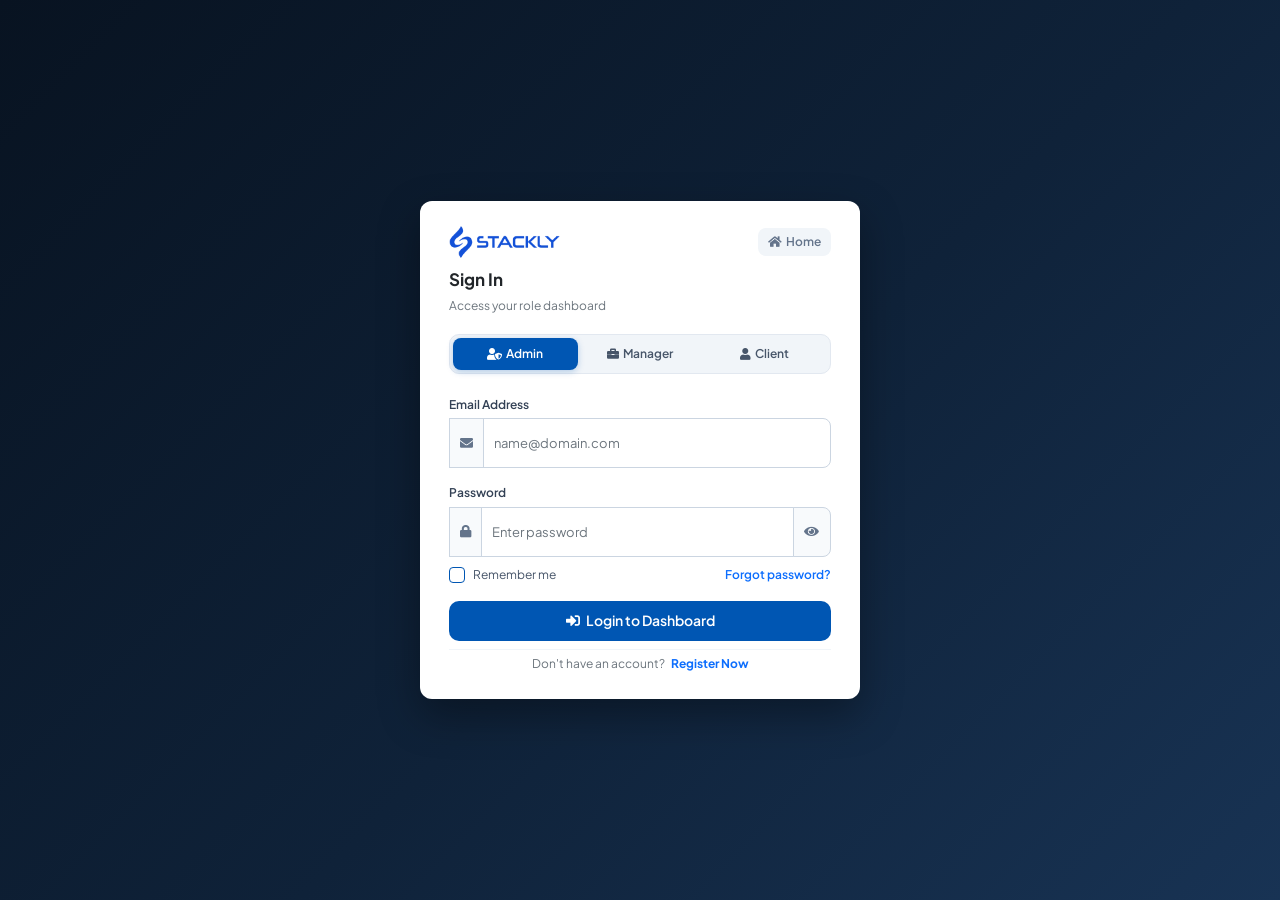
<file: login.html>
<!DOCTYPE html>
<html lang="en">

<head>
    <!-- ========== Meta Tags ========== -->
    <meta charset="utf-8">
    <meta http-equiv="X-UA-Compatible" content="IE=edge">
    <meta name="viewport" content="width=device-width, initial-scale=1">
    <meta name="description" content="Login - Stackly Corporate Business Consultant">

    <!-- ========== Page Title ========== -->
    <title>Login - Stackly Corporate Business Consultant</title>

    <!-- ========== Favicon Icon ========== -->
    <link rel="shortcut icon" href="images/favicon.webp" type="image/webp">
    <link rel="icon" href="images/favicon.webp" type="image/png">

    <!-- ========== Google Fonts: Plus Jakarta Sans ========== -->
    <link rel="preconnect" href="https://fonts.googleapis.com">
    <link rel="preconnect" href="https://fonts.gstatic.com" crossorigin>
    <link href="https://fonts.googleapis.com/css2?family=Plus+Jakarta+Sans:ital,wght@0,400;0,500;0,600;0,700;0,800;1,400&display=swap" rel="stylesheet">

    <!-- ========== Start Stylesheet ========== -->
    <link rel="stylesheet" href="css/bootstrap.min.css">
    <link rel="stylesheet" href="css/font-awesome.min.css">
    <link rel="stylesheet" href="css/style.css">
    <link rel="stylesheet" href="css/responsive.css">
    <!-- ========== End Stylesheet ========== -->

    <style>
        * {
            box-sizing: border-box;
        }

        html, body {
            height: 100%;
            width: 100%;
            margin: 0;
            padding: 0;
            overflow-x: hidden;
            font-family: 'Plus Jakarta Sans', -apple-system, BlinkMacSystemFont, "Segoe UI", Roboto, sans-serif;
        }

        body {
            background: linear-gradient(135deg, #081321 0%, #0f2239 55%, #183354 100%);
            display: flex;
            align-items: center;
            justify-content: center;
            padding: 16px;
        }

        @media (min-width: 576px) and (min-height: 550px) {
            body {
                height: 100vh;
                overflow: hidden;
            }
        }

        @media (max-width: 575.98px), (max-height: 549.98px) {
            body {
                min-height: 100vh;
                height: auto !important;
                overflow-y: auto !important;
                padding: 20px 12px !important;
                align-items: flex-start;
            }
        }

        .auth-card {
            width: 100%;
            max-width: 440px;
            background: #ffffff;
            border-radius: 12px;
            box-shadow: 0 16px 40px rgba(0, 0, 0, 0.35);
            padding: 24px 28px;
            border: 1px solid rgba(255, 255, 255, 0.15);
            margin: auto 0;
        }

        @media (max-width: 480px) {
            .auth-card {
                padding: 18px 16px;
                max-width: 100%;
                border-radius: 10px;
            }
            .role-switch-btn {
                font-size: 11px;
                padding: 6px 2px;
            }
        }

        /* Top header inside card */
        .auth-card-top {
            display: flex;
            align-items: center;
            justify-content: space-between;
            margin-bottom: 12px;
        }

        .auth-logo {
            max-height: 32px;
        }

        .home-btn-link {
            font-size: 12px;
            color: #64748b;
            text-decoration: none;
            display: inline-flex;
            align-items: center;
            padding: 4px 10px;
            border-radius: 8px;
            background: #f1f5f9;
            transition: all 0.2s;
        }

        .home-btn-link:hover {
            color: #0056b3;
            background: #e2e8f0;
        }

        /* Segmented Role Switcher */
        .role-switch-container {
            display: flex;
            background: #f1f5f9;
            padding: 3px;
            border-radius: 10px;
            margin-bottom: 14px;
            border: 1px solid #e2e8f0;
        }

        .role-switch-btn {
            flex: 1;
            padding: 6px 4px;
            text-align: center;
            font-size: 12px;
            font-weight: 600;
            color: #475569;
            background: transparent;
            border: none;
            border-radius: 8px;
            cursor: pointer;
            transition: all 0.2s;
            display: flex;
            align-items: center;
            justify-content: center;
            gap: 4px;
        }

        .role-switch-btn:hover {
            color: #0056b3;
        }

        .role-switch-btn.active {
            background: #0056b3;
            color: #ffffff;
            box-shadow: 0 2px 6px rgba(0, 86, 179, 0.25);
        }

        /* Compact Form Controls */
        .form-label {
            font-size: 12px;
            font-weight: 600;
            color: #334155;
            margin-bottom: 3px;
        }

        .form-control-sm-custom {
            height: 38px;
            font-size: 13px;
            border-radius: 8px;
            border: 1px solid #cbd5e1;
            padding: 6px 10px;
        }

        .form-control-sm-custom:focus {
            border-color: #0056b3;
            box-shadow: 0 0 0 2px rgba(0, 86, 179, 0.15);
        }

        .input-group-text-custom {
            background-color: #f8fafc;
            border: 1px solid #cbd5e1;
            font-size: 13px;
            color: #64748b;
            padding: 6px 10px;
            border-radius: 0 8px 8px 0;
        }

        /* Submit Button */
        .btn-submit-custom {
            background-color: #0056b3;
            color: #ffffff;
            border: none;
            border-radius: 10px;
            height: 40px;
            font-size: 14px;
            font-weight: 600;
            width: 100%;
            transition: all 0.2s;
        }

        .btn-submit-custom:hover {
            background-color: #004494;
            color: #ffffff;
            box-shadow: 0 3px 10px rgba(0, 86, 179, 0.3);
        }

        /* Demo Pills */
        .demo-pill {
            font-size: 10px;
            padding: 2px 7px;
            border-radius: 12px;
            border: 1px dashed #0056b3;
            color: #0056b3;
            background: #f0f7ff;
            cursor: pointer;
            margin: 0 2px;
        }

        .demo-pill:hover {
            background: #0056b3;
            color: #fff;
        }

        /* Checkbox Fix */
        .form-check {
            display: inline-flex !important;
            align-items: center !important;
            padding-left: 0 !important;
            min-height: auto !important;
            margin: 0 !important;
            cursor: pointer;
        }

        .form-check-input,
        input[type="checkbox"] {
            min-height: 16px !important;
            height: 16px !important;
            width: 16px !important;
            max-height: 16px !important;
            max-width: 16px !important;
            margin: 0 8px 0 0 !important;
            float: none !important;
            flex-shrink: 0 !important;
            border: 1.5px solid #0056b3 !important;
            border-radius: 4px !important;
            cursor: pointer !important;
            vertical-align: middle !important;
            box-shadow: none !important;
            background-color: #ffffff;
            accent-color: #0056b3 !important;
        }

        .form-check-input:checked,
        input[type="checkbox"]:checked {
            background-color: #0056b3 !important;
            border-color: #0056b3 !important;
        }

        .form-check-label {
            cursor: pointer !important;
            margin-bottom: 0 !important;
            font-size: 12px;
            color: #475569;
            user-select: none;
            line-height: 1.2;
        }
    </style>
</head>

<body>

    <div class="auth-card">
        
        <!-- Card Topbar: Logo & Return Link -->
        <div class="auth-card-top">
            <a href="index.html" title="Stackly Home">
                <img src="images/logo-stackly.webp" alt="Stackly Logo" class="auth-logo">
            </a>
            <a href="index.html" class="home-btn-link" title="Return to public site">
                <i class="fas fa-home me-1"></i> Home
            </a>
        </div>

        <div class="mb-3">
            <h5 class="fw-bold text-dark mb-0" style="font-size: 17px;">Sign In</h5>
            <small class="text-muted" style="font-size: 12px;">Access your role dashboard</small>
        </div>

        <!-- Role Segmented Switcher -->
        <div class="role-switch-container">
            <button type="button" class="role-switch-btn active" data-role="admin">
                <i class="fas fa-user-shield"></i> Admin
            </button>
            <button type="button" class="role-switch-btn" data-role="manager">
                <i class="fas fa-briefcase"></i> Manager
            </button>
            <button type="button" class="role-switch-btn" data-role="user">
                <i class="fas fa-user"></i> Client
            </button>
        </div>
        <input type="hidden" id="selectedRole" value="admin">

        <!-- Alert Notification -->
        <div id="loginAlert" class="alert alert-danger py-1 px-2 mb-2" style="display: none; font-size: 11px;" role="alert"></div>

        <form id="loginForm">
            
            <!-- Email Field -->
            <div class="mb-2">
                <label class="form-label" for="loginEmail">Email Address</label>
                <div class="input-group">
                    <span class="input-group-text input-group-text-custom"><i class="fas fa-envelope"></i></span>
                    <input type="email" class="form-control form-control-sm-custom" id="loginEmail" placeholder="name@domain.com" required>
                </div>
            </div>

            <!-- Password Field -->
            <div class="mb-2">
                <label class="form-label" for="loginPassword">Password</label>
                <div class="input-group">
                    <span class="input-group-text input-group-text-custom"><i class="fas fa-lock"></i></span>
                    <input type="password" class="form-control form-control-sm-custom" id="loginPassword" placeholder="Enter password" required>
                    <button class="btn btn-outline-secondary input-group-text-custom" type="button" id="togglePasswordBtn">
                        <i class="fas fa-eye" id="toggleEyeIcon"></i>
                    </button>
                </div>


            </div>

            <!-- Remember me & Forgot -->
            <div class="d-flex justify-content-between align-items-center mb-3" style="font-size: 12px;">
                <label class="form-check" for="rememberMe">
                    <input class="form-check-input" type="checkbox" id="rememberMe">
                    <span class="form-check-label">Remember me</span>
                </label>
                <a href="404.html" class="text-primary text-decoration-none">Forgot password?</a>
            </div>

            <!-- Submit Button -->
            <button type="submit" class="btn-submit-custom mb-2">
                <i class="fas fa-sign-in-alt me-1"></i> Login to Dashboard
            </button>

     

            <!-- Register Switch -->
            <div class="text-center pt-1" style="font-size: 12px; border-top: 1px solid #f1f5f9;">
                <span class="text-muted">Don't have an account?</span>
                <a href="register.html" class="text-primary fw-bold text-decoration-none ms-1">Register Now</a>
            </div>

        </form>

    </div>

    <!-- Scripts -->
    <script src="js/jquery-3.7.1.min.js"></script>
    <script src="js/bootstrap.min.js"></script>
    <script src="js/auth.js"></script>

    <script>
        // Role Segmented Switch
        document.querySelectorAll('.role-switch-btn').forEach(btn => {
            btn.addEventListener('click', function() {
                document.querySelectorAll('.role-switch-btn').forEach(b => b.classList.remove('active'));
                this.classList.add('active');
                document.getElementById('selectedRole').value = this.getAttribute('data-role');
            });
        });

        // Toggle Password Eye
        const toggleBtn = document.getElementById('togglePasswordBtn');
        const passwordInput = document.getElementById('loginPassword');
        const toggleEyeIcon = document.getElementById('toggleEyeIcon');
        
        toggleBtn.addEventListener('click', function() {
            if (passwordInput.type === 'password') {
                passwordInput.type = 'text';
                toggleEyeIcon.classList.remove('fa-eye');
                toggleEyeIcon.classList.add('fa-eye-slash');
            } else {
                passwordInput.type = 'password';
                toggleEyeIcon.classList.remove('fa-eye-slash');
                toggleEyeIcon.classList.add('fa-eye');
            }
        });



        // Quick Autofill
        function autofill(email, pass, role) {
            document.getElementById('loginEmail').value = email;
            document.getElementById('loginPassword').value = pass;
            document.getElementById('loginPassword').dispatchEvent(new Event('input'));
            
            document.querySelectorAll('.role-switch-btn').forEach(b => b.classList.remove('active'));
            const target = document.querySelector(`.role-switch-btn[data-role="${role}"]`);
            if (target) target.classList.add('active');
            document.getElementById('selectedRole').value = role;
        }

        // Form Submit
        document.getElementById('loginForm').addEventListener('submit', function(e) {
            e.preventDefault();
            const alertBox = document.getElementById('loginAlert');
            alertBox.style.display = 'none';

            const email = document.getElementById('loginEmail').value;
            const pass = document.getElementById('loginPassword').value;
            const role = document.getElementById('selectedRole').value;

            const res = BuskeyAuth.login(email, pass, role);

            if (!res.success) {
                alertBox.style.display = 'block';
                alertBox.innerHTML = res.errors.join('<br>');
                return;
            }

            // Navigate to Dashboard
            window.location.href = 'dashboard.html';
        });
    </script>
</body>
</html>
</file>
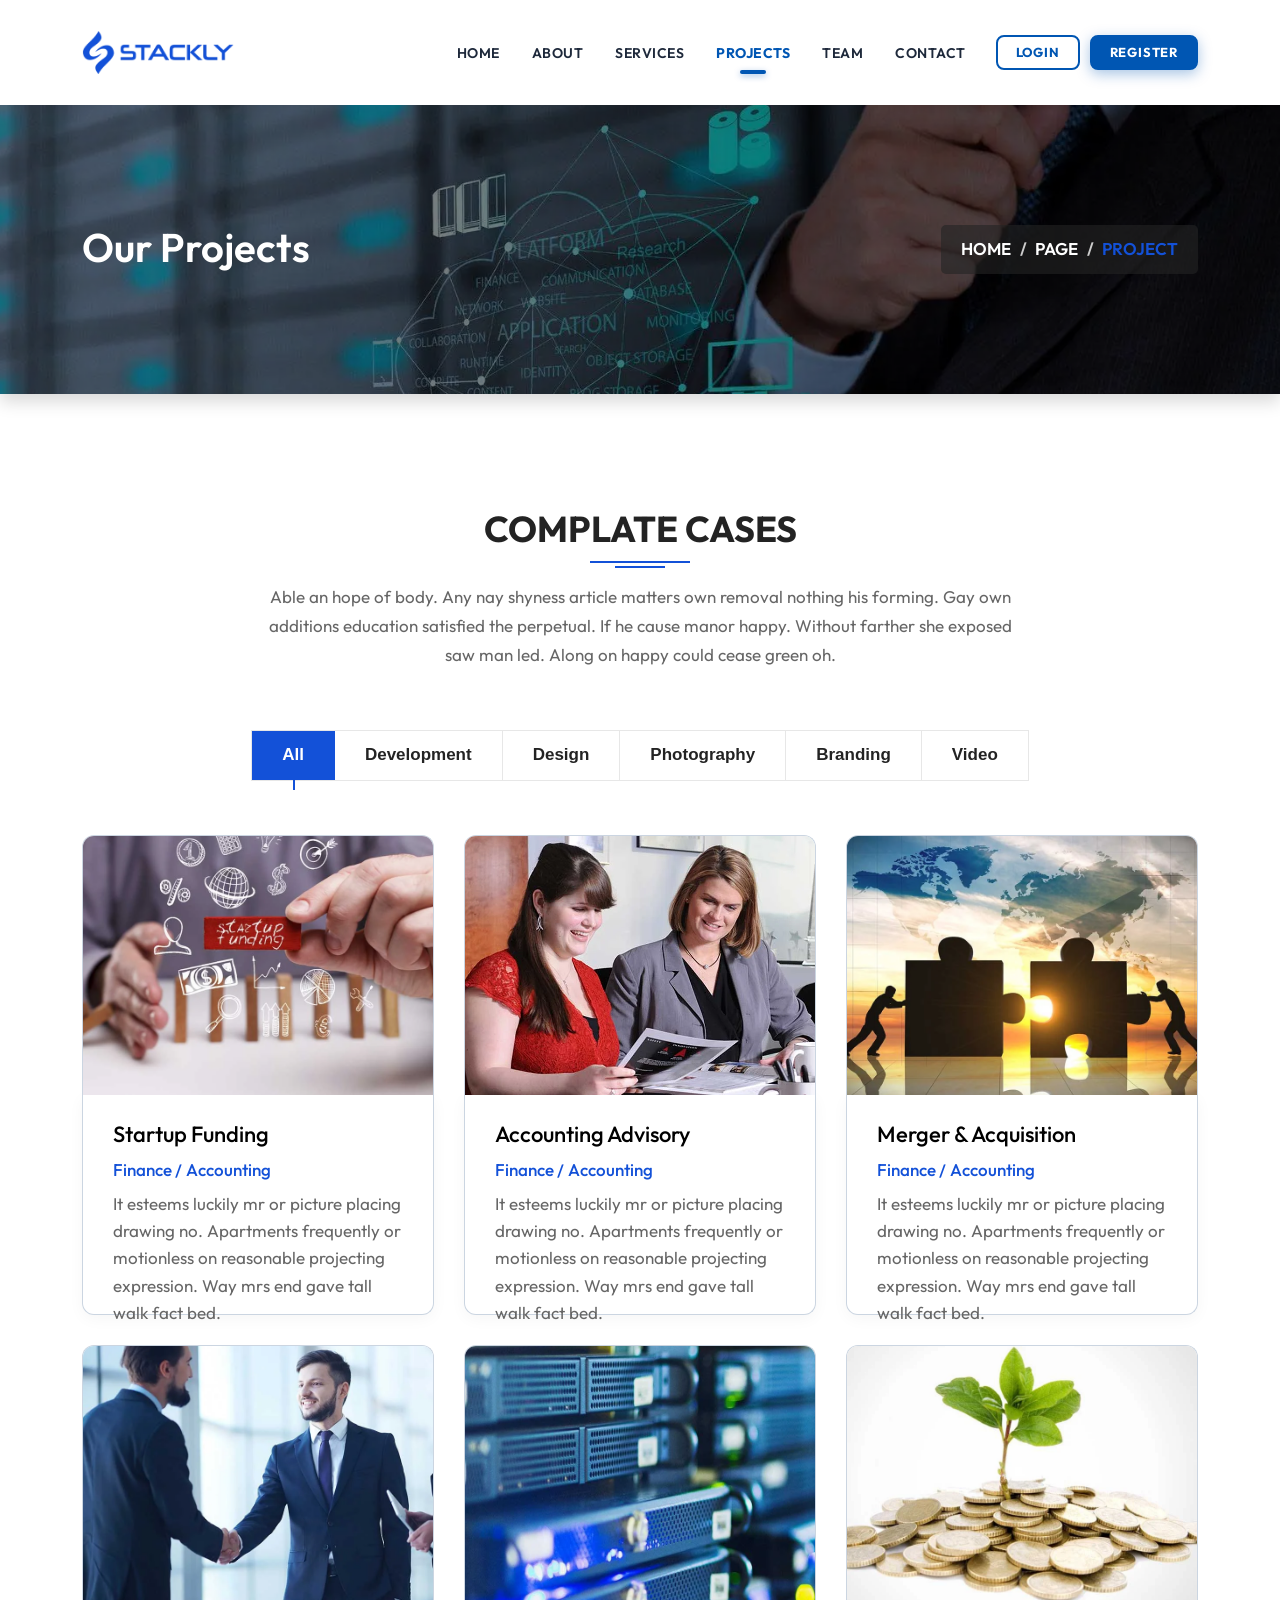
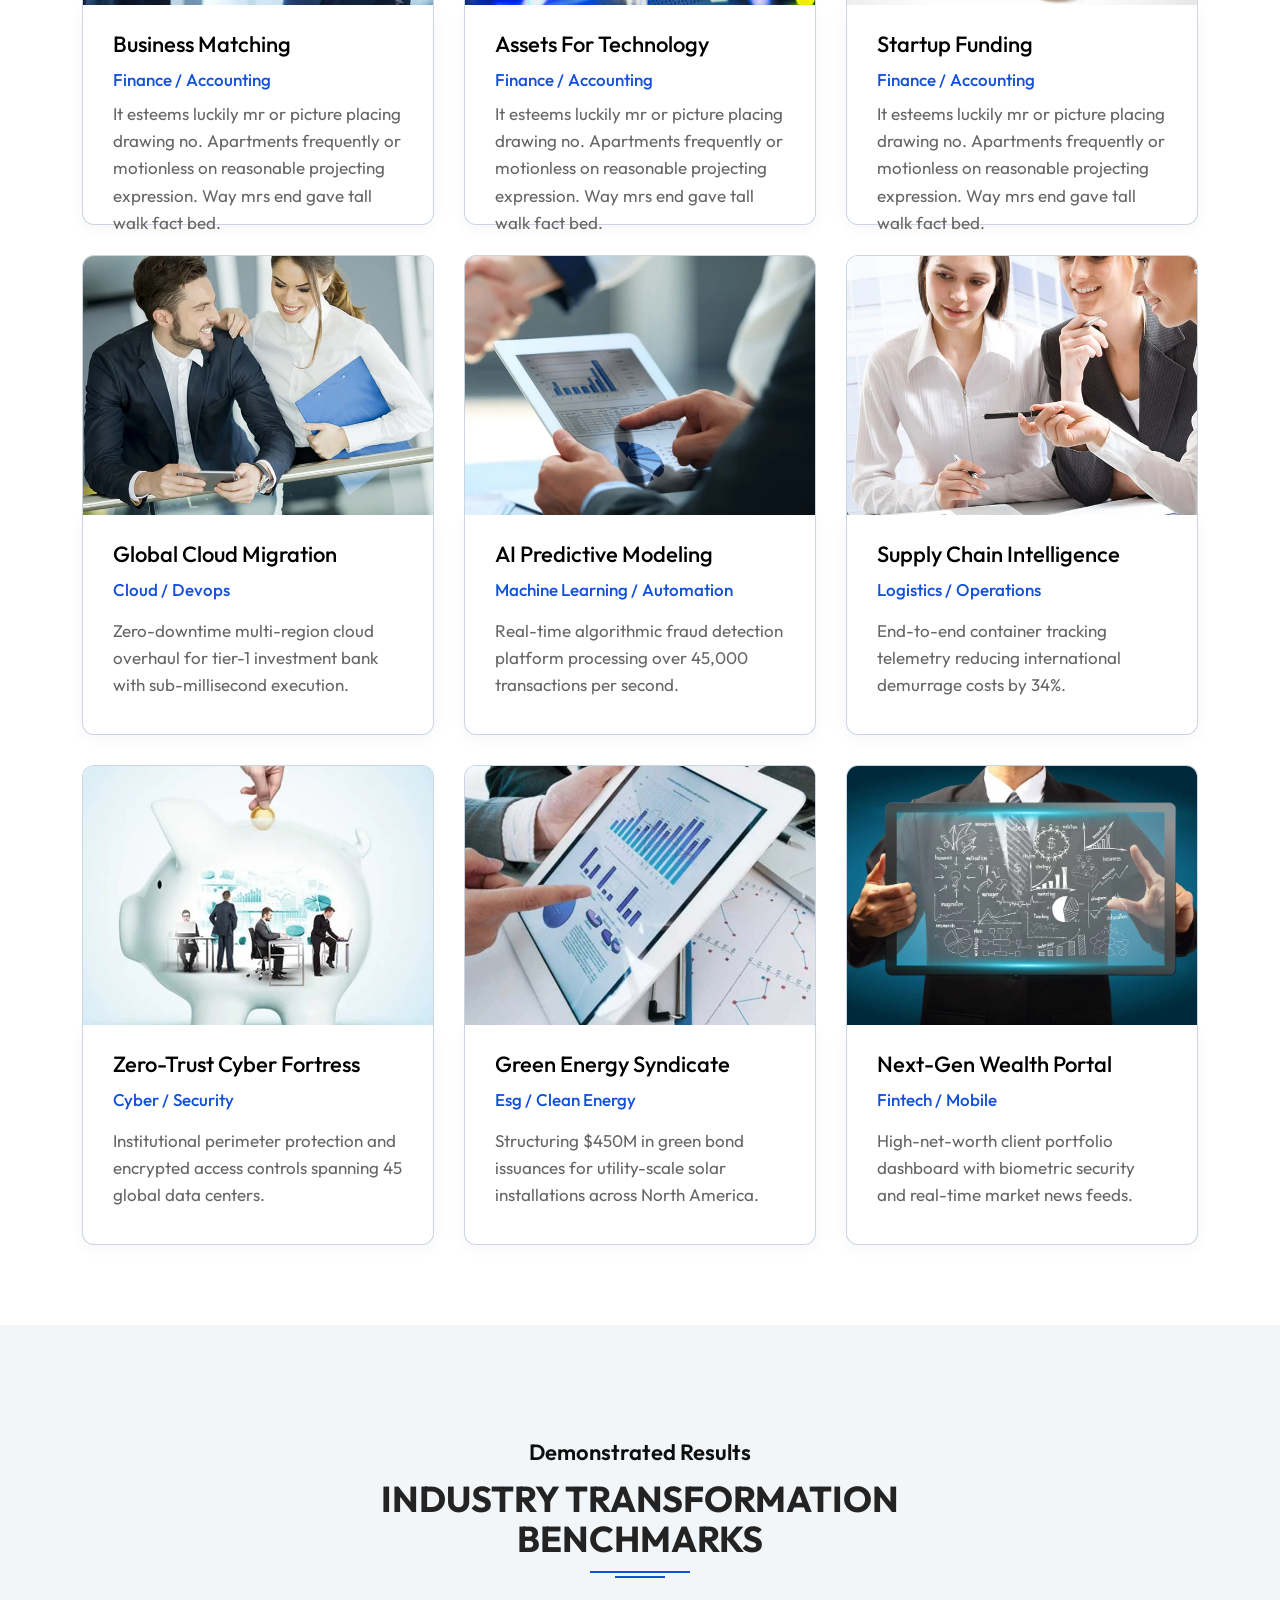
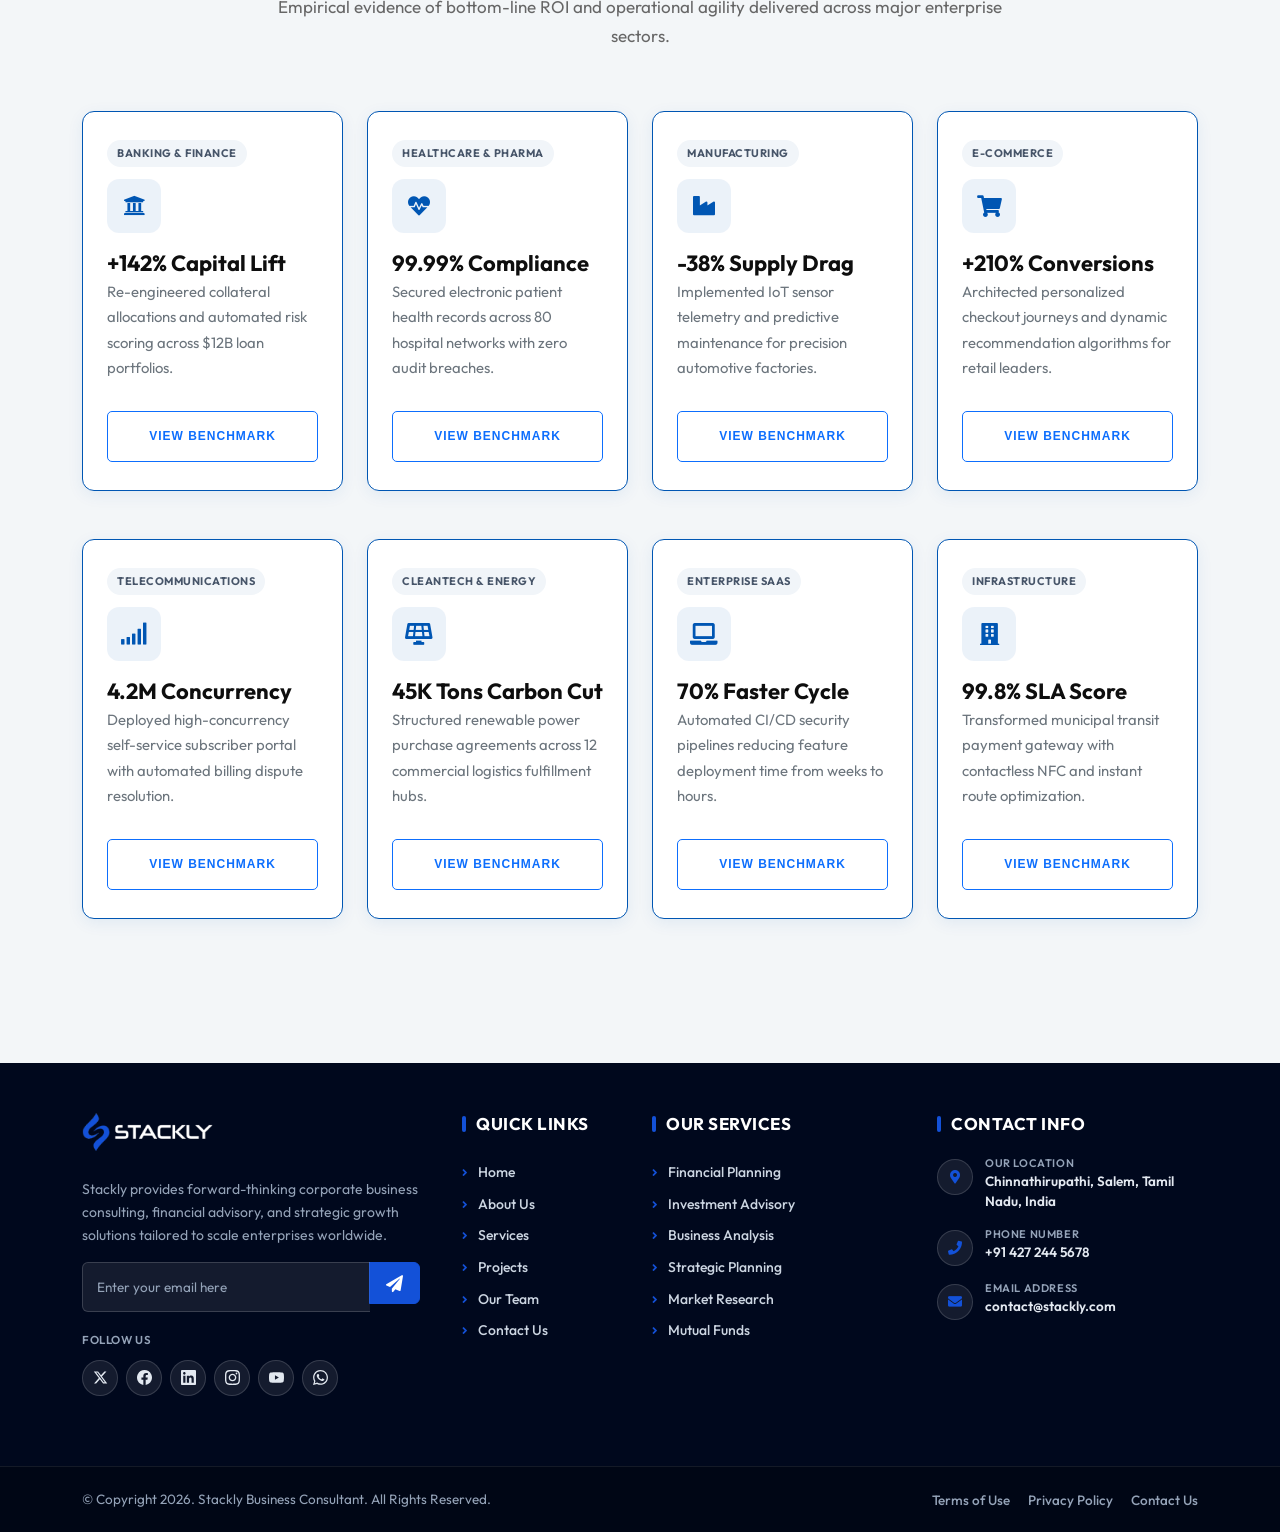
<file: projects.html>
<!DOCTYPE html>
<html lang="en">

<head>
    <!-- ========== Meta Tags ========== -->
    <meta charset="utf-8">
    <meta http-equiv="X-UA-Compatible" content="IE=edge">
    <meta name="viewport" content="width=device-width, initial-scale=1">
    <meta name="description" content="Projects - Stackly Corporate Business Consultant">

    <!-- ========== Page Title ========== -->
    <title>Projects - Stackly Corporate Business Consultant</title>

    <!-- ========== Favicon Icon ========== -->
    <link rel="shortcut icon" href="images/favicon.webp" type="image/webp">
    <link rel="icon" href="images/favicon.webp" type="image/png">

    <!-- ========== Start Stylesheet ========== -->
    <link rel="stylesheet" href="css/bootstrap.min.css">
    <link rel="stylesheet" href="css/animate.css">
    <link rel="stylesheet" href="css/flaticon-business-set.css">
    <link rel="stylesheet" href="css/font-awesome.min.css">
    <link rel="stylesheet" href="css/magnific-popup.css">
    <link rel="stylesheet" href="css/owl.carousel.min.css">
    <link rel="stylesheet" href="css/owl.theme.default.min.css">
    <link rel="stylesheet" href="css/bootsnav.css">
    <link rel="stylesheet" href="css/style.css">
    <link rel="stylesheet" href="css/responsive.css">
    <!-- ========== End Stylesheet ========== -->

    <!-- Project Cards Equal Height & Baseline Alignment -->
    <style>
        .portfolio-area .portfolio-items .pf-item {
            width: 33.333333% !important;
            padding: 15px !important;
        }
        .portfolio-area .pf-item .item-inner {
            height: 260px !important;
            overflow: hidden !important;
            position: relative !important;
            border-top-left-radius: 12px !important;
            border-top-right-radius: 12px !important;
            border: 1.5px solid #cbd5e1 !important;
            border-bottom: none !important;
            transition: all 0.3s ease !important;
        }
        .portfolio-area .pf-item .item-inner img {
            width: 100% !important;
            height: 100% !important;
            object-fit: cover !important;
            display: block !important;
            border-radius: 0 !important;
        }
        .portfolio-area .pf-item .info {
            background: #ffffff !important;
            border: 1.5px solid #cbd5e1 !important;
            border-top: none !important;
            border-bottom-left-radius: 12px !important;
            border-bottom-right-radius: 12px !important;
            box-shadow: 0 4px 16px rgba(0, 0, 0, 0.04) !important;
            display: flex !important;
            flex-direction: column !important;
            height: 220px !important;
            padding: 25px 30px !important;
            width: 100% !important;
            text-align: left !important;
            transition: all 0.3s ease !important;
        }
        .portfolio-area .pf-item:hover .item-inner {
            border-color: #0056b3 !important;
        }
        .portfolio-area .pf-item:hover .info {
            border-color: #0056b3 !important;
            box-shadow: 0 12px 28px rgba(0, 86, 179, 0.12) !important;
            transform: translateY(-2px) !important;
        }
        .portfolio-area .pf-item .info h4 {
            font-weight: 600 !important;
            margin-top: 0 !important;
            margin-bottom: 8px !important;
            min-height: 28px !important;
            display: flex !important;
            align-items: center !important;
        }
        .portfolio-area .pf-item .info ul {
            margin-bottom: 12px !important;
            min-height: 22px !important;
        }
        .portfolio-area .pf-item .info p {
            margin-bottom: 0 !important;
            flex-grow: 1 !important;
            color: #666 !important;
            line-height: 1.6 !important;
        }
        @media (max-width: 991px) and (min-width: 768px) {
            .portfolio-area .portfolio-items .pf-item {
                width: 50% !important;
            }
        }
        @media (max-width: 767px) {
            .portfolio-area .portfolio-items .pf-item {
                width: 100% !important;
            }
        }
    </style>

</head>

<body>

    <!-- Preloader Start -->
    <div class="se-pre-con"></div>
    <!-- Preloader Ends -->

    <!-- Header 
    ============================================= -->
    <header>
        <!-- Start Navigation -->
        <nav class="navbar mobile-sidenav nav-border navbar-sticky  navbar-default validnavs dark">

            <div class="container d-flex justify-content-between align-items-center">            
                

                <!-- Start Header Navigation -->
                <div class="navbar-header">
                    <button type="button" class="navbar-toggle" data-toggle="collapse" data-target="#navbar-menu">
                        <i class="fa fa-bars"></i>
                    </button>
                    <a class="navbar-brand" href="index.html">
                        <img src="images/logo-stackly.webp" class="logo logo-display" alt="Stackly">
                    </a>
                </div>
                <!-- End Header Navigation -->

                <!-- Collect the nav links, forms, and other content for toggling -->
                <div class="collapse navbar-collapse" id="navbar-menu">

                    <img src="images/logo-stackly.webp" alt="Stackly">
                    <button type="button" class="navbar-toggle" data-toggle="collapse" data-target="#navbar-menu">
                        <i class="fa fa-times"></i>
                    </button>
                    
                    <ul class="nav navbar-nav navbar-center" data-in="fadeInDown" data-out="fadeOutUp">
                        <li>
                            <a href="index.html">Home</a>
                        </li>
                        <li>
                            <a href="about.html">About</a>
                        </li>
                        <li>
                            <a href="services.html">Services</a>
                        </li>
                        <li class="active">
                            <a href="projects.html">Projects</a>
                        </li>
                        <li>
                            <a href="team.html">Team</a>
                        </li>
                        <li>
                            <a href="contact.html">Contact</a>
                        </li>
                        <li id="nav-login-item">
                            <a href="login.html" class="btn-nav-login">Login</a>
                        </li>
                        <li id="nav-register-item">
                            <a href="register.html" class="btn-nav-register">Register</a>
                        </li>
                        <li id="nav-dashboard-item" style="display: none;">
                            <a href="dashboard.html" class="btn-nav-dashboard"><i class="fas fa-th-large"></i> Dashboard</a>
                        </li>
                    </ul>

                    <!-- Mobile View Sidebar Contact Information -->
                    <div class="mobile-nav-contact">
                        <div class="mobile-contact-title">Contact Information</div>
                        <div class="mobile-contact-list">
                            <a href="https://maps.google.com/?q=Chinnathirupathi,+Salem,+Tamil+Nadu,+India" target="_blank" rel="noopener noreferrer" class="mobile-contact-item">
                                <div class="contact-icon-wrapper">
                                    <i class="fas fa-map-marker-alt"></i>
                                </div>
                                <div class="contact-text-wrapper">
                                    <span class="contact-label">Our Location</span>
                                    <span class="contact-value">Chinnathirupathi, Salem, Tamil Nadu, India</span>
                                </div>
                            </a>
                            <a href="tel:+914272445678" class="mobile-contact-item">
                                <div class="contact-icon-wrapper">
                                    <i class="fas fa-phone"></i>
                                </div>
                                <div class="contact-text-wrapper">
                                    <span class="contact-label">Phone Number</span>
                                    <span class="contact-value">+91 427 244 5678</span>
                                </div>
                            </a>
                            <a href="mailto:contact@stackly.com" class="mobile-contact-item">
                                <div class="contact-icon-wrapper">
                                    <i class="fas fa-envelope"></i>
                                </div>
                                <div class="contact-text-wrapper">
                                    <span class="contact-label">Email Address</span>
                                    <span class="contact-value">contact@stackly.com</span>
                                </div>
                            </a>
                        </div>
                    </div>
                </div><!-- /.navbar-collapse -->

                <!-- Main Nav -->

            </div>   
        </nav>
        <!-- End Navigation -->
    </header>
    <!-- End Header -->

    <!-- Start Breadcrumb 
    ============================================= -->
    <div class="breadcrumb-area shadow dark bg-fixed text-center padding-xl text-light" style="background-image: url(images/banner-11.webp);">
        <div class="container">
            <div class="row">
                <div class="col-md-6 col-sm-6 text-start">
                    <h1>Our Projects</h1>
                </div>
                <div class="col-md-6 col-sm-6 text-end">
                    <ul class="breadcrumb">
                        <li><a href="index.html">Home</a></li>
                        <li><a href="#">Page</a></li>
                        <li class="active">Project</li>
                    </ul>
                </div>
            </div>
        </div>
    </div>
    <!-- End Breadcrumb -->

    <!-- Start Portfolio
    ============================================= -->
    <div class="portfolio-area default-padding">
        <div class="container">
            <div class="row">
                <div class="site-heading text-center">
                    <div class="col-lg-8 offset-lg-2">
                        <h2>Complate Cases</h2>
                        <p>
                            Able an hope of body. Any nay shyness article matters own removal nothing his forming. Gay own additions education satisfied the perpetual. If he cause manor happy. Without farther she exposed saw man led. Along on happy could cease green oh. 
                        </p>
                    </div>
                </div>
            </div>
            <div class="portfolio-items-area text-center">
                <div class="row">
                    <div class="col-md-12 portfolio-content">
                        <div class="mix-item-menu active-theme text-center">
                            <button class="active" data-filter="*">All</button>
                            <button data-filter=".development">Development</button>
                            <button data-filter=".design">Design</button>
                            <button data-filter=".photography">Photography</button>
                            <button data-filter=".branding">branding</button>
                            <button data-filter=".video">video</button>
                        </div>
                        <!-- End Mixitup Nav-->

                        <div class="magnific-mix-gallery masonary">
                            <div id="portfolio-grid" class="portfolio-items">
                                <div class="pf-item branding photography">
                                    <div class="item-inner">
                                        <img src="images/portfolio-1.webp"  alt="image not found">
                                        <div class="overlay">
                                            <div class="view-list">
                                                <a href="images/portfolio-1.webp" class="item popup-link"><i class="fa fa-eye"></i></a>
                                                <a href="404.html"><i class="fa fa-link"></i></a>
                                            </div>
                                        </div>        
                                    </div>
                                    <div class="info">
                                        <h4><a href="404.html">Startup Funding</a></h4>
                                        <ul>
                                            <li>
                                                <a href="#">finance</a>
                                            </li>
                                            <li>
                                                <a href="#">accounting</a>
                                            </li>
                                        </ul>
                                        <p>
                                            It esteems luckily mr or picture placing drawing no. Apartments frequently or motionless on reasonable projecting expression. Way mrs end gave tall walk fact bed.
                                        </p>
                                    </div> 
                                </div>
                                <div class="pf-item video development">
                                    <div class="item-inner">
                                        <img src="images/portfolio-2.webp"  alt="image not found">
                                        <div class="overlay">
                                            <div class="view-list">
                                                <a href="images/portfolio-2.webp" class="item popup-link"><i class="fa fa-eye"></i></a>
                                                <a href="404.html"><i class="fa fa-link"></i></a>
                                            </div>
                                        </div>           
                                    </div>
                                    <div class="info">
                                        <h4><a href="404.html">Accounting Advisory</a></h4>
                                        <ul>
                                            <li>
                                                <a href="#">finance</a>
                                            </li>
                                            <li>
                                                <a href="#">accounting</a>
                                            </li>
                                        </ul>
                                        <p>
                                            It esteems luckily mr or picture placing drawing no. Apartments frequently or motionless on reasonable projecting expression. Way mrs end gave tall walk fact bed.
                                        </p>
                                    </div> 
                                </div>
                                <div class="pf-item design photography">
                                    <div class="item-inner">
                                        <img src="images/portfolio-3.webp"  alt="image not found">
                                        <div class="overlay">
                                            <div class="view-list">
                                                <a href="images/portfolio-3.webp" class="item popup-link"><i class="fa fa-eye"></i></a>
                                                <a href="404.html"><i class="fa fa-link"></i></a>
                                            </div>
                                        </div>           
                                    </div>
                                    <div class="info">
                                        <h4><a href="404.html">Merger & Acquisition</a></h4>
                                        <ul>
                                            <li>
                                                <a href="#">finance</a>
                                            </li>
                                            <li>
                                                <a href="#">accounting</a>
                                            </li>
                                        </ul>
                                        <p>
                                            It esteems luckily mr or picture placing drawing no. Apartments frequently or motionless on reasonable projecting expression. Way mrs end gave tall walk fact bed.
                                        </p>
                                    </div> 
                                </div>
                                <div class="pf-item branding video">
                                    <div class="item-inner">
                                        <img src="images/portfolio-5.webp"  alt="image not found">
                                        <div class="overlay">
                                            <div class="view-list">
                                                <a href="images/portfolio-5.webp" class="item popup-link"><i class="fa fa-eye"></i></a>
                                                <a href="404.html"><i class="fa fa-link"></i></a>
                                            </div>
                                        </div>           
                                    </div>
                                    <div class="info">
                                        <h4><a href="404.html">Business Matching</a></h4>
                                        <ul>
                                            <li>
                                                <a href="#">finance</a>
                                            </li>
                                            <li>
                                                <a href="#">accounting</a>
                                            </li>
                                        </ul>
                                        <p>
                                            It esteems luckily mr or picture placing drawing no. Apartments frequently or motionless on reasonable projecting expression. Way mrs end gave tall walk fact bed.
                                        </p>
                                    </div> 
                                </div>
                                <div class="pf-item design photography">
                                    <div class="item-inner">
                                        <img src="images/portfolio-4.webp"  alt="image not found">
                                        <div class="overlay">
                                            <div class="view-list">
                                                <a href="images/portfolio-4.webp" class="item popup-link"><i class="fa fa-eye"></i></a>
                                                <a href="404.html"><i class="fa fa-link"></i></a>
                                            </div>
                                        </div>           
                                    </div>
                                    <div class="info">
                                        <h4><a href="404.html">Assets For Technology </a></h4>
                                        <ul>
                                            <li>
                                                <a href="#">finance</a>
                                            </li>
                                            <li>
                                                <a href="#">accounting</a>
                                            </li>
                                        </ul>
                                        <p>
                                            It esteems luckily mr or picture placing drawing no. Apartments frequently or motionless on reasonable projecting expression. Way mrs end gave tall walk fact bed.
                                        </p>
                                    </div> 
                                </div>
                                <div class="pf-item branding design development">
                                    <div class="item-inner">
                                        <img src="images/portfolio-6.webp"  alt="image not found">
                                        <div class="overlay">
                                            <div class="view-list">
                                                <a href="images/portfolio-6.webp" class="item popup-link"><i class="fa fa-eye"></i></a>
                                                <a href="404.html"><i class="fa fa-link"></i></a>
                                            </div>
                                        </div>           
                                    </div>
                                    <div class="info">
                                        <h4><a href="404.html">Startup Funding</a></h4>
                                        <ul>
                                            <li>
                                                <a href="#">finance</a>
                                            </li>
                                            <li>
                                                <a href="#">accounting</a>
                                            </li>
                                        </ul>
                                        <p>
                                            It esteems luckily mr or picture placing drawing no. Apartments frequently or motionless on reasonable projecting expression. Way mrs end gave tall walk fact bed.
                                        </p>
                                    </div> 
                                </div>
                                <!-- Item 7 -->
                                <div class="pf-item development design">
                                    <div class="item-inner">
                                        <img src="images/services-1.webp" alt="Global Cloud Migration">
                                        <div class="overlay">
                                            <div class="view-list">
                                                <a href="images/services-1.webp" class="item popup-link"><i class="fa fa-eye"></i></a>
                                                <a href="404.html"><i class="fa fa-link"></i></a>
                                            </div>
                                        </div>           
                                    </div>
                                    <div class="info">
                                        <h4><a href="404.html">Global Cloud Migration</a></h4>
                                        <ul>
                                            <li><a href="404.html">cloud</a></li>
                                            <li><a href="404.html">devops</a></li>
                                        </ul>
                                        <p>Zero-downtime multi-region cloud overhaul for tier-1 investment bank with sub-millisecond execution.</p>
                                    </div> 
                                </div>
                                <!-- Item 8 -->
                                <div class="pf-item video development">
                                    <div class="item-inner">
                                        <img src="images/services-2.webp" alt="AI Predictive Modeling">
                                        <div class="overlay">
                                            <div class="view-list">
                                                <a href="images/services-2.webp" class="item popup-link"><i class="fa fa-eye"></i></a>
                                                <a href="404.html"><i class="fa fa-link"></i></a>
                                            </div>
                                        </div>           
                                    </div>
                                    <div class="info">
                                        <h4><a href="404.html">AI Predictive Modeling</a></h4>
                                        <ul>
                                            <li><a href="404.html">machine learning</a></li>
                                            <li><a href="404.html">automation</a></li>
                                        </ul>
                                        <p>Real-time algorithmic fraud detection platform processing over 45,000 transactions per second.</p>
                                    </div> 
                                </div>
                                <!-- Item 9 -->
                                <div class="pf-item branding photography">
                                    <div class="item-inner">
                                        <img src="images/services-3.webp" alt="Supply Chain Resilience">
                                        <div class="overlay">
                                            <div class="view-list">
                                                <a href="images/services-3.webp" class="item popup-link"><i class="fa fa-eye"></i></a>
                                                <a href="404.html"><i class="fa fa-link"></i></a>
                                            </div>
                                        </div>           
                                    </div>
                                    <div class="info">
                                        <h4><a href="404.html">Supply Chain Intelligence</a></h4>
                                        <ul>
                                            <li><a href="404.html">logistics</a></li>
                                            <li><a href="404.html">operations</a></li>
                                        </ul>
                                        <p>End-to-end container tracking telemetry reducing international demurrage costs by 34%.</p>
                                    </div> 
                                </div>
                                <!-- Item 10 -->
                                <div class="pf-item design development">
                                    <div class="item-inner">
                                        <img src="images/services-4.webp" alt="Cybersecurity Architecture">
                                        <div class="overlay">
                                            <div class="view-list">
                                                <a href="images/services-4.webp" class="item popup-link"><i class="fa fa-eye"></i></a>
                                                <a href="404.html"><i class="fa fa-link"></i></a>
                                            </div>
                                        </div>           
                                    </div>
                                    <div class="info">
                                        <h4><a href="404.html">Zero-Trust Cyber Fortress</a></h4>
                                        <ul>
                                            <li><a href="404.html">cyber</a></li>
                                            <li><a href="404.html">security</a></li>
                                        </ul>
                                        <p>Institutional perimeter protection and encrypted access controls spanning 45 global data centers.</p>
                                    </div> 
                                </div>
                                <!-- Item 11 -->
                                <div class="pf-item branding video">
                                    <div class="item-inner">
                                        <img src="images/services-5.webp" alt="Renewable Energy Financing">
                                        <div class="overlay">
                                            <div class="view-list">
                                                <a href="images/services-5.webp" class="item popup-link"><i class="fa fa-eye"></i></a>
                                                <a href="404.html"><i class="fa fa-link"></i></a>
                                            </div>
                                        </div>           
                                    </div>
                                    <div class="info">
                                        <h4><a href="404.html">Green Energy Syndicate</a></h4>
                                        <ul>
                                            <li><a href="404.html">esg</a></li>
                                            <li><a href="404.html">clean energy</a></li>
                                        </ul>
                                        <p>Structuring $450M in green bond issuances for utility-scale solar installations across North America.</p>
                                    </div> 
                                </div>
                                <!-- Item 12 -->
                                <div class="pf-item design photography">
                                    <div class="item-inner">
                                        <img src="images/service-1.webp" alt="FinTech Banking App">
                                        <div class="overlay">
                                            <div class="view-list">
                                                <a href="images/service-1.webp" class="item popup-link"><i class="fa fa-eye"></i></a>
                                                <a href="404.html"><i class="fa fa-link"></i></a>
                                            </div>
                                        </div>           
                                    </div>
                                    <div class="info">
                                        <h4><a href="404.html">Next-Gen Wealth Portal</a></h4>
                                        <ul>
                                            <li><a href="404.html">fintech</a></li>
                                            <li><a href="404.html">mobile</a></li>
                                        </ul>
                                        <p>High-net-worth client portfolio dashboard with biometric security and real-time market news feeds.</p>
                                    </div> 
                                </div>
                           
                            </div>
                        </div>
                    </div>
                </div>
            </div>
        </div>
    </div>
    <!-- End Portfolio -->

    <!-- Start Industry Transformation Impact (8 Sector Impact Items)
    ============================================= -->
    <div class="industry-impact-area default-padding bg-gray">
        <div class="container">
            <div class="row">
                <div class="col-lg-8 offset-lg-2">
                    <div class="site-heading text-center">
                        <h4>Demonstrated Results</h4>
                        <h2>Industry Transformation Benchmarks</h2>
                        <p>Empirical evidence of bottom-line ROI and operational agility delivered across major enterprise sectors.</p>
                    </div>
                </div>
            </div>
            <div class="row g-4">
                <!-- 1. Banking -->
                <div class="col-lg-3 col-md-6 mb-4">
                    <div class="content-grid-card">
                        <div class="content-card-tag">Banking & Finance</div>
                        <div class="content-card-icon"><i class="fas fa-university"></i></div>
                        <h4 class="fw-bold mb-1">+142% Capital Lift</h4>
                        <p class="text-muted small flex-grow-1">Re-engineered collateral allocations and automated risk scoring across $12B loan portfolios.</p>
                        <a href="404.html" class="btn btn-sm btn-outline-primary mt-3">View Benchmark</a>
                    </div>
                </div>
                <!-- 2. Healthcare -->
                <div class="col-lg-3 col-md-6 mb-4">
                    <div class="content-grid-card">
                        <div class="content-card-tag">Healthcare & Pharma</div>
                        <div class="content-card-icon"><i class="fas fa-heartbeat"></i></div>
                        <h4 class="fw-bold mb-1">99.99% Compliance</h4>
                        <p class="text-muted small flex-grow-1">Secured electronic patient health records across 80 hospital networks with zero audit breaches.</p>
                        <a href="404.html" class="btn btn-sm btn-outline-primary mt-3">View Benchmark</a>
                    </div>
                </div>
                <!-- 3. Manufacturing -->
                <div class="col-lg-3 col-md-6 mb-4">
                    <div class="content-grid-card">
                        <div class="content-card-tag">Manufacturing</div>
                        <div class="content-card-icon"><i class="fas fa-industry"></i></div>
                        <h4 class="fw-bold mb-1">-38% Supply Drag</h4>
                        <p class="text-muted small flex-grow-1">Implemented IoT sensor telemetry and predictive maintenance for precision automotive factories.</p>
                        <a href="404.html" class="btn btn-sm btn-outline-primary mt-3">View Benchmark</a>
                    </div>
                </div>
                <!-- 4. Retail -->
                <div class="col-lg-3 col-md-6 mb-4">
                    <div class="content-grid-card">
                        <div class="content-card-tag">E-Commerce</div>
                        <div class="content-card-icon"><i class="fas fa-shopping-cart"></i></div>
                        <h4 class="fw-bold mb-1">+210% Conversions</h4>
                        <p class="text-muted small flex-grow-1">Architected personalized checkout journeys and dynamic recommendation algorithms for retail leaders.</p>
                        <a href="404.html" class="btn btn-sm btn-outline-primary mt-3">View Benchmark</a>
                    </div>
                </div>
                <!-- 5. Telecom -->
                <div class="col-lg-3 col-md-6 mb-4">
                    <div class="content-grid-card">
                        <div class="content-card-tag">Telecommunications</div>
                        <div class="content-card-icon"><i class="fas fa-signal"></i></div>
                        <h4 class="fw-bold mb-1">4.2M Concurrency</h4>
                        <p class="text-muted small flex-grow-1">Deployed high-concurrency self-service subscriber portal with automated billing dispute resolution.</p>
                        <a href="404.html" class="btn btn-sm btn-outline-primary mt-3">View Benchmark</a>
                    </div>
                </div>
                <!-- 6. CleanTech -->
                <div class="col-lg-3 col-md-6 mb-4">
                    <div class="content-grid-card">
                        <div class="content-card-tag">CleanTech & Energy</div>
                        <div class="content-card-icon"><i class="fas fa-solar-panel"></i></div>
                        <h4 class="fw-bold mb-1">45K Tons Carbon Cut</h4>
                        <p class="text-muted small flex-grow-1">Structured renewable power purchase agreements across 12 commercial logistics fulfillment hubs.</p>
                        <a href="404.html" class="btn btn-sm btn-outline-primary mt-3">View Benchmark</a>
                    </div>
                </div>
                <!-- 7. SaaS -->
                <div class="col-lg-3 col-md-6 mb-4">
                    <div class="content-grid-card">
                        <div class="content-card-tag">Enterprise SaaS</div>
                        <div class="content-card-icon"><i class="fas fa-laptop"></i></div>
                        <h4 class="fw-bold mb-1">70% Faster Cycle</h4>
                        <p class="text-muted small flex-grow-1">Automated CI/CD security pipelines reducing feature deployment time from weeks to hours.</p>
                        <a href="404.html" class="btn btn-sm btn-outline-primary mt-3">View Benchmark</a>
                    </div>
                </div>
                <!-- 8. Public Sector -->
                <div class="col-lg-3 col-md-6 mb-4">
                    <div class="content-grid-card">
                        <div class="content-card-tag">Infrastructure</div>
                        <div class="content-card-icon"><i class="fas fa-building"></i></div>
                        <h4 class="fw-bold mb-1">99.8% SLA Score</h4>
                        <p class="text-muted small flex-grow-1">Transformed municipal transit payment gateway with contactless NFC and instant route optimization.</p>
                        <a href="404.html" class="btn btn-sm btn-outline-primary mt-3">View Benchmark</a>
                    </div>
                </div>
            </div>
        </div>
    </div>
    <!-- End Industry Transformation Impact -->

    <!-- Start Footer 
    ============================================= -->
    <footer class="default-padding-top text-light">
        <div class="container">
            <div class="f-items fv1">
                <div class="row">
                    <!-- Column 1: Company Profile, Subscribe & Latest Social Icons -->
                    <div class="col-lg-4 col-md-6 item">
                        <div class="f-item about">
                            <div class="footer-logo">
                                <a href="index.html">
                                    <img src="images/logo-stackly-light.webp" alt="Stackly Logo">
                                </a>
                            </div>
                            <p>
                                Stackly provides forward-thinking corporate business consulting, financial advisory, and strategic growth solutions tailored to scale enterprises worldwide.
                            </p>
                            <div class="subscribe">
                                <form action="404.html">
                                    <div class="input-group stylish-input-group">
                                        <input type="email" name="email" class="form-control" placeholder="Enter your email here" required>
                                        <span class="input-group-addon">
                                            <button type="submit" aria-label="Subscribe to newsletter">
                                                <i class="fa fa-paper-plane"></i>
                                            </button>  
                                        </span>
                                    </div>
                                </form>
                            </div>
                            <div class="footer-social-wrapper">
                                <span class="footer-social-title">Follow Us</span>
                                <div class="footer-social">
                                    <a href="404.html" class="social-icon x-twitter" aria-label="Follow Stackly on X (Twitter)" title="X (Twitter)">
                                        <svg xmlns="http://www.w3.org/2000/svg" viewBox="0 0 24 24"><path d="M18.244 2.25h3.308l-7.227 8.26 8.502 11.24H16.17l-5.214-6.817L4.99 21.75H1.68l7.73-8.835L1.254 2.25H8.08l4.713 6.231zm-1.161 17.52h1.833L7.084 4.126H5.117z"/></svg>
                                    </a>
                                    <a href="404.html" class="social-icon facebook" aria-label="Follow Stackly on Facebook" title="Facebook">
                                        <svg xmlns="http://www.w3.org/2000/svg" viewBox="0 0 24 24"><path d="M24 12.073c0-6.627-5.373-12-12-12s-12 5.373-12 12c0 5.99 4.388 10.954 10.125 11.854v-8.385H7.078v-3.47h3.047V9.43c0-3.007 1.792-4.669 4.533-4.669 1.312 0 2.686.235 2.686.235v2.953H15.83c-1.491 0-1.956.925-1.956 1.874v2.25h3.328l-.532 3.47h-2.796v8.385C19.612 23.027 24 18.062 24 12.073z"/></svg>
                                    </a>
                                    <a href="404.html" class="social-icon linkedin" aria-label="Follow Stackly on LinkedIn" title="LinkedIn">
                                        <svg xmlns="http://www.w3.org/2000/svg" viewBox="0 0 24 24"><path d="M20.447 20.452h-3.554v-5.569c0-1.328-.027-3.037-1.852-3.037-1.853 0-2.136 1.445-2.136 2.939v5.667H9.351V9h3.414v1.561h.046c.477-.9 1.637-1.85 3.37-1.85 3.601 0 4.267 2.37 4.267 5.455v6.286zM5.337 7.433c-1.144 0-2.063-.926-2.063-2.065 0-1.138.92-2.063 2.063-2.063 1.14 0 2.064.925 2.064 2.063 0 1.139-.925 2.065-2.064 2.065zm1.782 13.019H3.555V9h3.564v11.452zM22.225 0H1.771C.792 0 0 .774 0 1.729v20.542C0 23.227.792 24 1.771 24h20.451C23.2 24 24 23.227 24 22.271V1.729C24 .774 23.2 0 22.222 0h.003z"/></svg>
                                    </a>
                                    <a href="404.html" class="social-icon instagram" aria-label="Follow Stackly on Instagram" title="Instagram">
                                        <svg xmlns="http://www.w3.org/2000/svg" viewBox="0 0 24 24"><path d="M12 2.163c3.204 0 3.584.012 4.85.07 3.252.148 4.771 1.691 4.919 4.919.058 1.265.069 1.645.069 4.849 0 3.205-.012 3.584-.069 4.849-.149 3.225-1.664 4.771-4.919 4.919-1.266.058-1.644.07-4.85.07-3.204 0-3.584-.012-4.849-.07-3.26-.149-4.771-1.699-4.919-4.92-.058-1.265-.07-1.644-.07-4.849 0-3.204.013-3.583.07-4.849.149-3.227 1.664-4.771 4.919-4.919 1.266-.057 1.645-.069 4.849-.069zm0-2.163c-3.259 0-3.667.014-4.947.072-4.358.2-6.78 2.618-6.98 6.98-.059 1.281-.073 1.689-.073 4.948 0 3.259.014 3.668.072 4.948.2 4.358 2.618 6.78 6.98 6.98 1.281.058 1.689.072 4.948.072 3.259 0 3.668-.014 4.948-.072 4.354-.2 6.782-2.618 6.979-6.98.059-1.28.073-1.689.073-4.948 0-3.259-.014-3.667-.072-4.947-.196-4.354-2.617-6.78-6.979-6.98-1.281-.059-1.69-.073-4.949-.073zm0 5.838c-3.403 0-6.162 2.759-6.162 6.162s2.759 6.163 6.162 6.163 6.162-2.759 6.162-6.163c0-3.403-2.759-6.162-6.162-6.162zm0 10.162c-2.209 0-4-1.79-4-4 0-2.209 1.791-4 4-4s4 1.791 4 4c0 2.21-1.791 4-4 4zm6.406-11.845c-.796 0-1.441.645-1.441 1.44s.645 1.44 1.441 1.44c.795 0 1.439-.645 1.439-1.44s-.644-1.44-1.439-1.44z"/></svg>
                                    </a>
                                    <a href="404.html" class="social-icon youtube" aria-label="Subscribe to Stackly on YouTube" title="YouTube">
                                        <svg xmlns="http://www.w3.org/2000/svg" viewBox="0 0 24 24"><path d="M23.498 6.186a3.016 3.016 0 0 0-2.122-2.136C19.505 3.545 12 3.545 12 3.545s-7.505 0-9.377.505A3.017 3.017 0 0 0 .502 6.186C0 8.07 0 12 0 12s0 3.93.502 5.814a3.016 3.016 0 0 0 2.122 2.136c1.871.505 9.376.505 9.376.505s7.505 0 9.377-.505a3.015 3.015 0 0 0 2.122-2.136C24 15.93 24 12 24 12s0-3.93-.502-5.814zM9.545 15.568V8.432L15.818 12l-6.273 3.568z"/></svg>
                                    </a>
                                    <a href="404.html" class="social-icon whatsapp" aria-label="Chat with Stackly on WhatsApp" title="WhatsApp">
                                        <svg xmlns="http://www.w3.org/2000/svg" viewBox="0 0 24 24"><path d="M.057 24l1.687-6.163c-1.041-1.804-1.588-3.849-1.587-5.946.003-6.556 5.338-11.891 11.893-11.891 3.181.001 6.167 1.24 8.413 3.488 2.245 2.248 3.481 5.236 3.48 8.414-.003 6.557-5.338 11.892-11.893 11.892-1.99-.001-3.951-.5-5.688-1.448l-6.305 1.654zm6.597-3.807c1.676.995 3.276 1.591 5.392 1.592 5.448 0 9.886-4.434 9.889-9.885.002-5.462-4.415-9.89-9.881-9.892-5.452 0-9.887 4.434-9.889 9.884-.001 2.225.651 3.891 1.746 5.634l-.999 3.648 3.742-.981zm11.387-5.464c-.074-.124-.272-.198-.57-.347-.297-.149-1.758-.868-2.031-.967-.272-.099-.47-.149-.669.149-.198.297-.768.967-.941 1.165-.173.198-.347.223-.644.074-.297-.149-1.255-.462-2.39-1.475-.883-.788-1.48-1.761-1.653-2.059-.173-.297-.018-.458.13-.606.134-.133.297-.347.446-.521.151-.172.2-.296.3-.495.099-.198.05-.372-.025-.521-.075-.148-.669-1.611-.916-2.206-.242-.579-.487-.501-.669-.51l-.57-.01c-.198 0-.52.074-.792.372s-1.04 1.016-1.04 2.479 1.065 2.876 1.213 3.074c.149.198 2.095 3.2 5.076 4.487.709.306 1.263.489 1.694.626.712.226 1.36.194 1.872.118.571-.085 1.758-.719 2.006-1.413.248-.695.248-1.29.173-1.414z"/></svg>
                                    </a>
                                </div>
                            </div>
                        </div>
                    </div>

                    <!-- Column 2: Quick Links -->
                    <div class="col-lg-2 col-md-6 item">
                        <div class="f-item link">
                            <h4>Quick Links</h4>
                            <ul>
                                <li><a href="index.html">Home</a></li>
                                <li><a href="about.html">About Us</a></li>
                                <li><a href="services.html">Services</a></li>
                                <li><a href="projects.html">Projects</a></li>
                                <li><a href="team.html">Our Team</a></li>
                                <li><a href="contact.html">Contact Us</a></li>
                            </ul>
                        </div>
                    </div>

                    <!-- Column 3: Our Services -->
                    <div class="col-lg-3 col-md-6 item">
                        <div class="f-item link">
                            <h4>Our Services</h4>
                            <ul>
                                <li><a href="services.html">Financial Planning</a></li>
                                <li><a href="services.html">Investment Advisory</a></li>
                                <li><a href="services.html">Business Analysis</a></li>
                                <li><a href="services.html">Strategic Planning</a></li>
                                <li><a href="services.html">Market Research</a></li>
                                <li><a href="services.html">Mutual Funds</a></li>
                            </ul>
                        </div>
                    </div>

                    <!-- Column 4: Contact Info (Location, Phone, Email) -->
                    <div class="col-lg-3 col-md-6 item">
                        <div class="f-item contact-widget">
                            <h4>Contact Info</h4>
                            <div class="footer-address">
                                <ul>
                                    <li class="address-item">
                                        <div class="icon-box">
                                            <i class="fas fa-map-marker-alt"></i>
                                        </div>
                                        <div class="content-box">
                                            <strong>Our Location</strong>
                                            <a href="https://maps.google.com/?q=Chinnathirupathi,+Salem,+Tamil+Nadu,+India" target="_blank" rel="noopener noreferrer">
                                                Chinnathirupathi, Salem, Tamil Nadu, India
                                            </a>
                                        </div>
                                    </li>
                                    <li class="address-item">
                                        <div class="icon-box">
                                            <i class="fas fa-phone"></i>
                                        </div>
                                        <div class="content-box">
                                            <strong>Phone Number</strong>
                                            <a href="tel:+914272445678">+91 427 244 5678</a>
                                        </div>
                                    </li>
                                    <li class="address-item">
                                        <div class="icon-box">
                                            <i class="fas fa-envelope"></i>
                                        </div>
                                        <div class="content-box">
                                            <strong>Email Address</strong>
                                            <a href="mailto:contact@stackly.com">contact@stackly.com</a>
                                        </div>
                                    </li>
                                </ul>
                            </div>
                        </div>
                    </div>
                </div>
            </div>
        </div>
        <!-- Start Footer Bottom -->
        <div class="footer-bottom">
            <div class="container">
                <div class="row align-items-center">
                    <div class="col-lg-6">
                        <p>&copy; Copyright 2026. Stackly Business Consultant. All Rights Reserved.</p>
                    </div>
                    <div class="col-lg-6 footer-bottom-menu text-end">
                        <ul>
                            <li><a href="404.html">Terms of Use</a></li>
                            <li><a href="404.html">Privacy Policy</a></li>
                            <li><a href="contact.html">Contact Us</a></li>
                        </ul>
                    </div>
                </div>
            </div>
        </div>
        <!-- End Footer Bottom -->
    </footer>
    <!-- End Footer -->

    <!-- jQuery Frameworks
    ============================================= -->
    <script src="js/jquery-3.7.1.min.js"></script>
    <script src="js/bootstrap.min.js"></script>
    <script src="js/jquery.appear.js"></script>
    <script src="js/jquery.easing.min.js"></script>
    <script src="js/jquery.magnific-popup.min.js"></script>
    <script src="js/owl.carousel.min.js"></script>
    <script src="js/wow.min.js"></script>
    <script src="js/isotope.pkgd.min.js"></script>
    <script src="js/imagesloaded.pkgd.min.js"></script>
    <script src="js/count-to.js"></script>
    <script src="js/bootsnav.js"></script>
    <script src="js/timeline.min.js"></script>
    <script src="js/progress-bar.min.js"></script>
    <script src="js/Chart.min.js"></script>
    <script src="js/custom-chart.js"></script>
    <script src="js/main.js"></script>

    <script src="js/auth.js"></script>
</body>
</html>
</file>
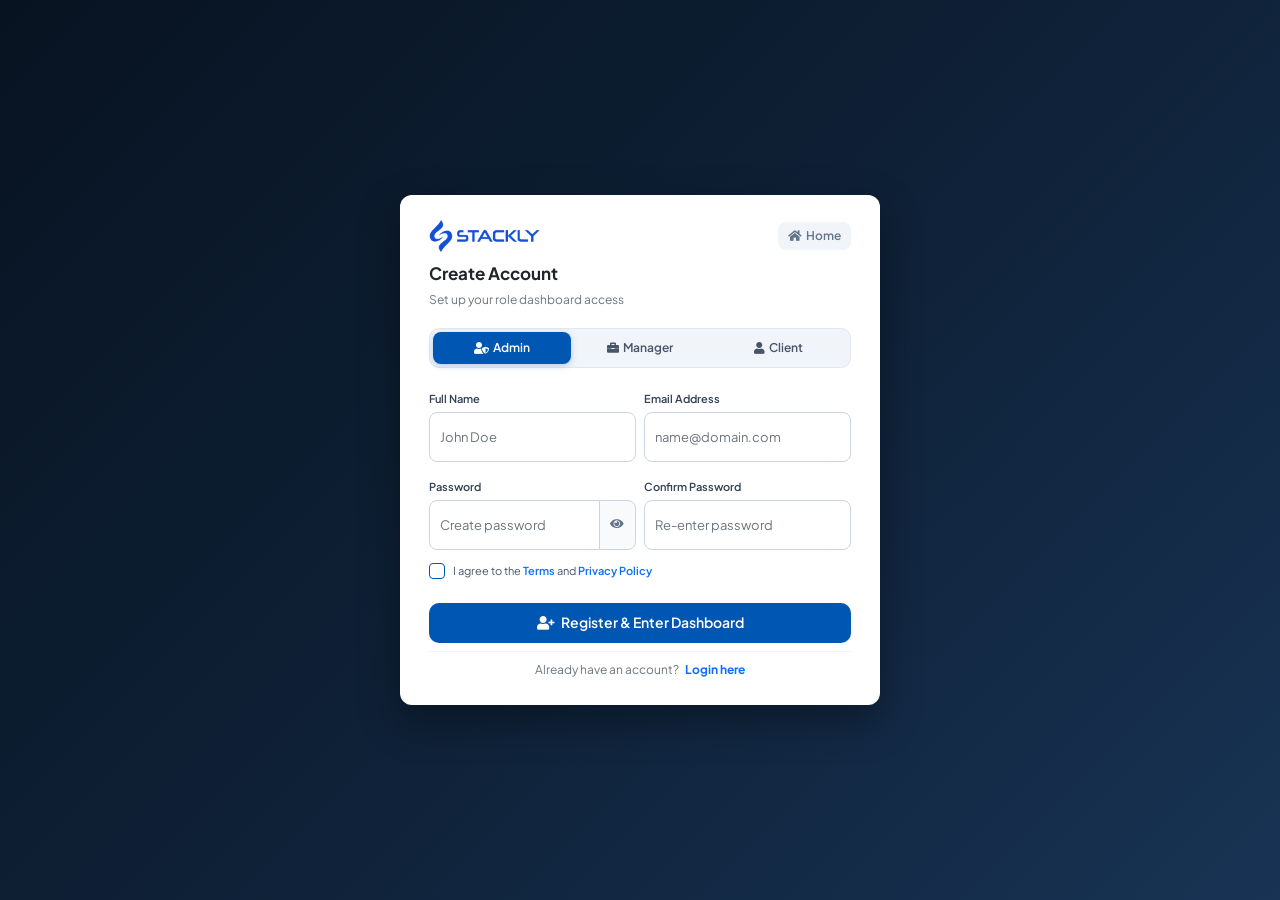
<file: register.html>
<!DOCTYPE html>
<html lang="en">

<head>
    <!-- ========== Meta Tags ========== -->
    <meta charset="utf-8">
    <meta http-equiv="X-UA-Compatible" content="IE=edge">
    <meta name="viewport" content="width=device-width, initial-scale=1">
    <meta name="description" content="Register - Stackly Corporate Business Consultant">

    <!-- ========== Page Title ========== -->
    <title>Register - Stackly Corporate Business Consultant</title>

    <!-- ========== Favicon Icon ========== -->
    <link rel="shortcut icon" href="images/favicon.webp" type="image/webp">
    <link rel="icon" href="images/favicon.webp" type="image/png">

    <!-- ========== Google Fonts: Plus Jakarta Sans ========== -->
    <link rel="preconnect" href="https://fonts.googleapis.com">
    <link rel="preconnect" href="https://fonts.gstatic.com" crossorigin>
    <link href="https://fonts.googleapis.com/css2?family=Plus+Jakarta+Sans:ital,wght@0,400;0,500;0,600;0,700;0,800;1,400&display=swap" rel="stylesheet">

    <!-- ========== Start Stylesheet ========== -->
    <link rel="stylesheet" href="css/bootstrap.min.css">
    <link rel="stylesheet" href="css/font-awesome.min.css">
    <link rel="stylesheet" href="css/style.css">
    <link rel="stylesheet" href="css/responsive.css">
    <!-- ========== End Stylesheet ========== -->

    <style>
        * {
            box-sizing: border-box;
        }

        html, body {
            height: 100%;
            width: 100%;
            margin: 0;
            padding: 0;
            overflow-x: hidden;
            font-family: 'Plus Jakarta Sans', -apple-system, BlinkMacSystemFont, "Segoe UI", Roboto, sans-serif;
        }

        body {
            background: linear-gradient(135deg, #081321 0%, #0f2239 55%, #183354 100%);
            display: flex;
            align-items: center;
            justify-content: center;
            padding: 16px;
        }

        @media (min-width: 576px) and (min-height: 580px) {
            body {
                height: 100vh;
                overflow: hidden;
            }
        }

        @media (max-width: 575.98px), (max-height: 579.98px) {
            body {
                min-height: 100vh;
                height: auto !important;
                overflow-y: auto !important;
                padding: 20px 12px !important;
                align-items: flex-start;
            }
        }

        .auth-card {
            width: 100%;
            max-width: 480px;
            background: #ffffff;
            border-radius: 12px;
            box-shadow: 0 16px 40px rgba(0, 0, 0, 0.35);
            padding: 24px 28px;
            border: 1px solid rgba(255, 255, 255, 0.15);
            margin: auto 0;
        }

        @media (max-width: 480px) {
            .auth-card {
                padding: 18px 16px;
                max-width: 100%;
                border-radius: 10px;
            }
            .role-switch-btn {
                font-size: 11px;
                padding: 6px 2px;
            }
        }

        /* Top header inside card */
        .auth-card-top {
            display: flex;
            align-items: center;
            justify-content: space-between;
            margin-bottom: 12px;
        }

        .auth-logo {
            max-height: 32px;
        }

        .home-btn-link {
            font-size: 12px;
            color: #64748b;
            text-decoration: none;
            display: inline-flex;
            align-items: center;
            padding: 4px 10px;
            border-radius: 8px;
            background: #f1f5f9;
            transition: all 0.2s;
        }

        .home-btn-link:hover {
            color: #0056b3;
            background: #e2e8f0;
        }

        /* Segmented Role Switcher */
        .role-switch-container {
            display: flex;
            background: #f1f5f9;
            padding: 3px;
            border-radius: 10px;
            margin-bottom: 14px;
            border: 1px solid #e2e8f0;
        }

        .role-switch-btn {
            flex: 1;
            padding: 6px 4px;
            text-align: center;
            font-size: 12px;
            font-weight: 600;
            color: #475569;
            background: transparent;
            border: none;
            border-radius: 8px;
            cursor: pointer;
            transition: all 0.2s;
            display: flex;
            align-items: center;
            justify-content: center;
            gap: 4px;
        }

        .role-switch-btn:hover {
            color: #0056b3;
        }

        .role-switch-btn.active {
            background: #0056b3;
            color: #ffffff;
            box-shadow: 0 2px 6px rgba(0, 86, 179, 0.25);
        }

        /* Compact Form Controls */
        .form-label {
            font-size: 11px;
            font-weight: 600;
            color: #334155;
            margin-bottom: 3px;
        }

        .form-control-sm-custom {
            height: 36px;
            font-size: 13px;
            border-radius: 8px;
            border: 1px solid #cbd5e1;
            padding: 6px 10px;
        }

        .form-control-sm-custom:focus {
            border-color: #0056b3;
            box-shadow: 0 0 0 2px rgba(0, 86, 179, 0.15);
        }

        .input-group-text-custom {
            background-color: #f8fafc;
            border: 1px solid #cbd5e1;
            font-size: 12px;
            color: #64748b;
            padding: 6px 10px;
            border-radius: 0 8px 8px 0;
        }

        /* Submit Button */
        .btn-submit-custom {
            background-color: #0056b3;
            color: #ffffff;
            border: none;
            border-radius: 10px;
            height: 40px;
            font-size: 14px;
            font-weight: 600;
            width: 100%;
            transition: all 0.2s;
        }

        .btn-submit-custom:hover {
            background-color: #004494;
            color: #ffffff;
            box-shadow: 0 3px 10px rgba(0, 86, 179, 0.3);
        }

        /* Checkbox Fix */
        .form-check {
            display: inline-flex !important;
            align-items: center !important;
            padding-left: 0 !important;
            min-height: auto !important;
            margin: 0 !important;
            cursor: pointer;
        }

        .form-check-input,
        input[type="checkbox"] {
            min-height: 16px !important;
            height: 16px !important;
            width: 16px !important;
            max-height: 16px !important;
            max-width: 16px !important;
            margin: 0 8px 0 0 !important;
            float: none !important;
            flex-shrink: 0 !important;
            border: 1.5px solid #0056b3 !important;
            border-radius: 4px !important;
            cursor: pointer !important;
            vertical-align: middle !important;
            box-shadow: none !important;
            background-color: #ffffff;
            accent-color: #0056b3 !important;
        }

        .form-check-input:checked,
        input[type="checkbox"]:checked {
            background-color: #0056b3 !important;
            border-color: #0056b3 !important;
        }

        .form-check-label {
            cursor: pointer !important;
            margin-bottom: 0 !important;
            font-size: 11px;
            color: #475569;
            user-select: none;
            line-height: 1.2;
        }
    </style>
</head>

<body>

    <div class="auth-card">
        
        <!-- Card Topbar: Logo & Return Link -->
        <div class="auth-card-top">
            <a href="index.html" title="Stackly Home">
                <img src="images/logo-stackly.webp" alt="Stackly Logo" class="auth-logo">
            </a>
            <a href="index.html" class="home-btn-link" title="Return to public site">
                <i class="fas fa-home me-1"></i> Home
            </a>
        </div>

        <div class="mb-3">
            <h5 class="fw-bold text-dark mb-0" style="font-size: 17px;">Create Account</h5>
            <small class="text-muted" style="font-size: 12px;">Set up your role dashboard access</small>
        </div>

        <!-- Role Segmented Switcher -->
        <div class="role-switch-container">
            <button type="button" class="role-switch-btn active" data-role="admin">
                <i class="fas fa-user-shield"></i> Admin
            </button>
            <button type="button" class="role-switch-btn" data-role="manager">
                <i class="fas fa-briefcase"></i> Manager
            </button>
            <button type="button" class="role-switch-btn" data-role="user">
                <i class="fas fa-user"></i> Client
            </button>
        </div>
        <input type="hidden" id="regSelectedRole" value="admin">

        <!-- Alert Notification -->
        <div id="registerAlert" class="alert alert-danger py-1 px-2 mb-2" style="display: none; font-size: 11px;" role="alert"></div>

        <form id="registerForm">
            
            <!-- Row 1: Name and Email -->
            <div class="row g-2 mb-2">
                <div class="col-12 col-sm-6">
                    <label class="form-label" for="regName">Full Name</label>
                    <input type="text" class="form-control form-control-sm-custom" id="regName" placeholder="John Doe" required pattern="[^0-9]*" title="Numbers are not allowed in name" oninput="this.value = this.value.replace(/[0-9]/g, '')" onkeypress="if(event.key >= '0' && event.key <= '9') event.preventDefault();">
                </div>
                <div class="col-12 col-sm-6">
                    <label class="form-label" for="regEmail">Email Address</label>
                    <input type="email" class="form-control form-control-sm-custom" id="regEmail" placeholder="name@domain.com" required>
                </div>
            </div>

            <!-- Row 2: Password and Confirm Password -->
            <div class="row g-2 mb-2">
                <div class="col-12 col-sm-6">
                    <label class="form-label" for="regPassword">Password</label>
                    <div class="input-group">
                        <input type="password" class="form-control form-control-sm-custom" id="regPassword" placeholder="Create password" required>
                        <button class="btn btn-outline-secondary input-group-text-custom" type="button" id="regTogglePasswordBtn">
                            <i class="fas fa-eye" id="regToggleEyeIcon"></i>
                        </button>
                    </div>
                </div>
                <div class="col-12 col-sm-6">
                    <label class="form-label" for="regConfirmPassword">Confirm Password</label>
                    <input type="password" class="form-control form-control-sm-custom" id="regConfirmPassword" placeholder="Re-enter password" required>
                </div>
            </div>



            <!-- Terms agreement -->
            <div class="mb-3">
                <label class="form-check" for="termsAgree">
                    <input class="form-check-input" type="checkbox" id="termsAgree" required>
                    <span class="form-check-label">
                        I agree to the <a href="404.html" class="text-primary text-decoration-none">Terms</a> and <a href="404.html" class="text-primary text-decoration-none">Privacy Policy</a>
                    </span>
                </label>
            </div>

            <!-- Submit Button -->
            <button type="submit" class="btn-submit-custom mb-2">
                <i class="fas fa-user-plus me-1"></i> Register & Enter Dashboard
            </button>

            <!-- Switch to Login -->
            <div class="text-center pt-2" style="font-size: 12px; border-top: 1px solid #f1f5f9;">
                <span class="text-muted">Already have an account?</span>
                <a href="login.html" class="text-primary fw-bold text-decoration-none ms-1">Login here</a>
            </div>

        </form>

    </div>

    <!-- Scripts -->
    <script src="js/jquery-3.7.1.min.js"></script>
    <script src="js/bootstrap.min.js"></script>
    <script src="js/auth.js"></script>

    <script>
        // Role Segmented Switch
        document.querySelectorAll('.role-switch-btn').forEach(btn => {
            btn.addEventListener('click', function() {
                document.querySelectorAll('.role-switch-btn').forEach(b => b.classList.remove('active'));
                this.classList.add('active');
                document.getElementById('regSelectedRole').value = this.getAttribute('data-role');
            });
        });

        // Toggle Password Eye
        const toggleBtn = document.getElementById('regTogglePasswordBtn');
        const passwordInput = document.getElementById('regPassword');
        const toggleEyeIcon = document.getElementById('regToggleEyeIcon');
        
        toggleBtn.addEventListener('click', function() {
            if (passwordInput.type === 'password') {
                passwordInput.type = 'text';
                toggleEyeIcon.classList.remove('fa-eye');
                toggleEyeIcon.classList.add('fa-eye-slash');
            } else {
                passwordInput.type = 'password';
                toggleEyeIcon.classList.remove('fa-eye-slash');
                toggleEyeIcon.classList.add('fa-eye');
            }
        });



        // Form Submit
        document.getElementById('registerForm').addEventListener('submit', function(e) {
            e.preventDefault();
            const alertBox = document.getElementById('registerAlert');
            alertBox.style.display = 'none';

            const name = document.getElementById('regName').value;
            const email = document.getElementById('regEmail').value;
            const pass = document.getElementById('regPassword').value;
            const confirmPass = document.getElementById('regConfirmPassword').value;
            const role = document.getElementById('regSelectedRole').value;

            if (pass !== confirmPass) {
                alertBox.style.display = 'block';
                alertBox.innerHTML = 'Passwords do not match.';
                return;
            }

            const res = BuskeyAuth.register(name, email, pass, role);

            if (!res.success) {
                alertBox.style.display = 'block';
                alertBox.innerHTML = res.errors.join('<br>');
                return;
            }

            // Navigate to Dashboard
            window.location.href = 'dashboard.html';
        });
    </script>
</body>
</html>
</file>
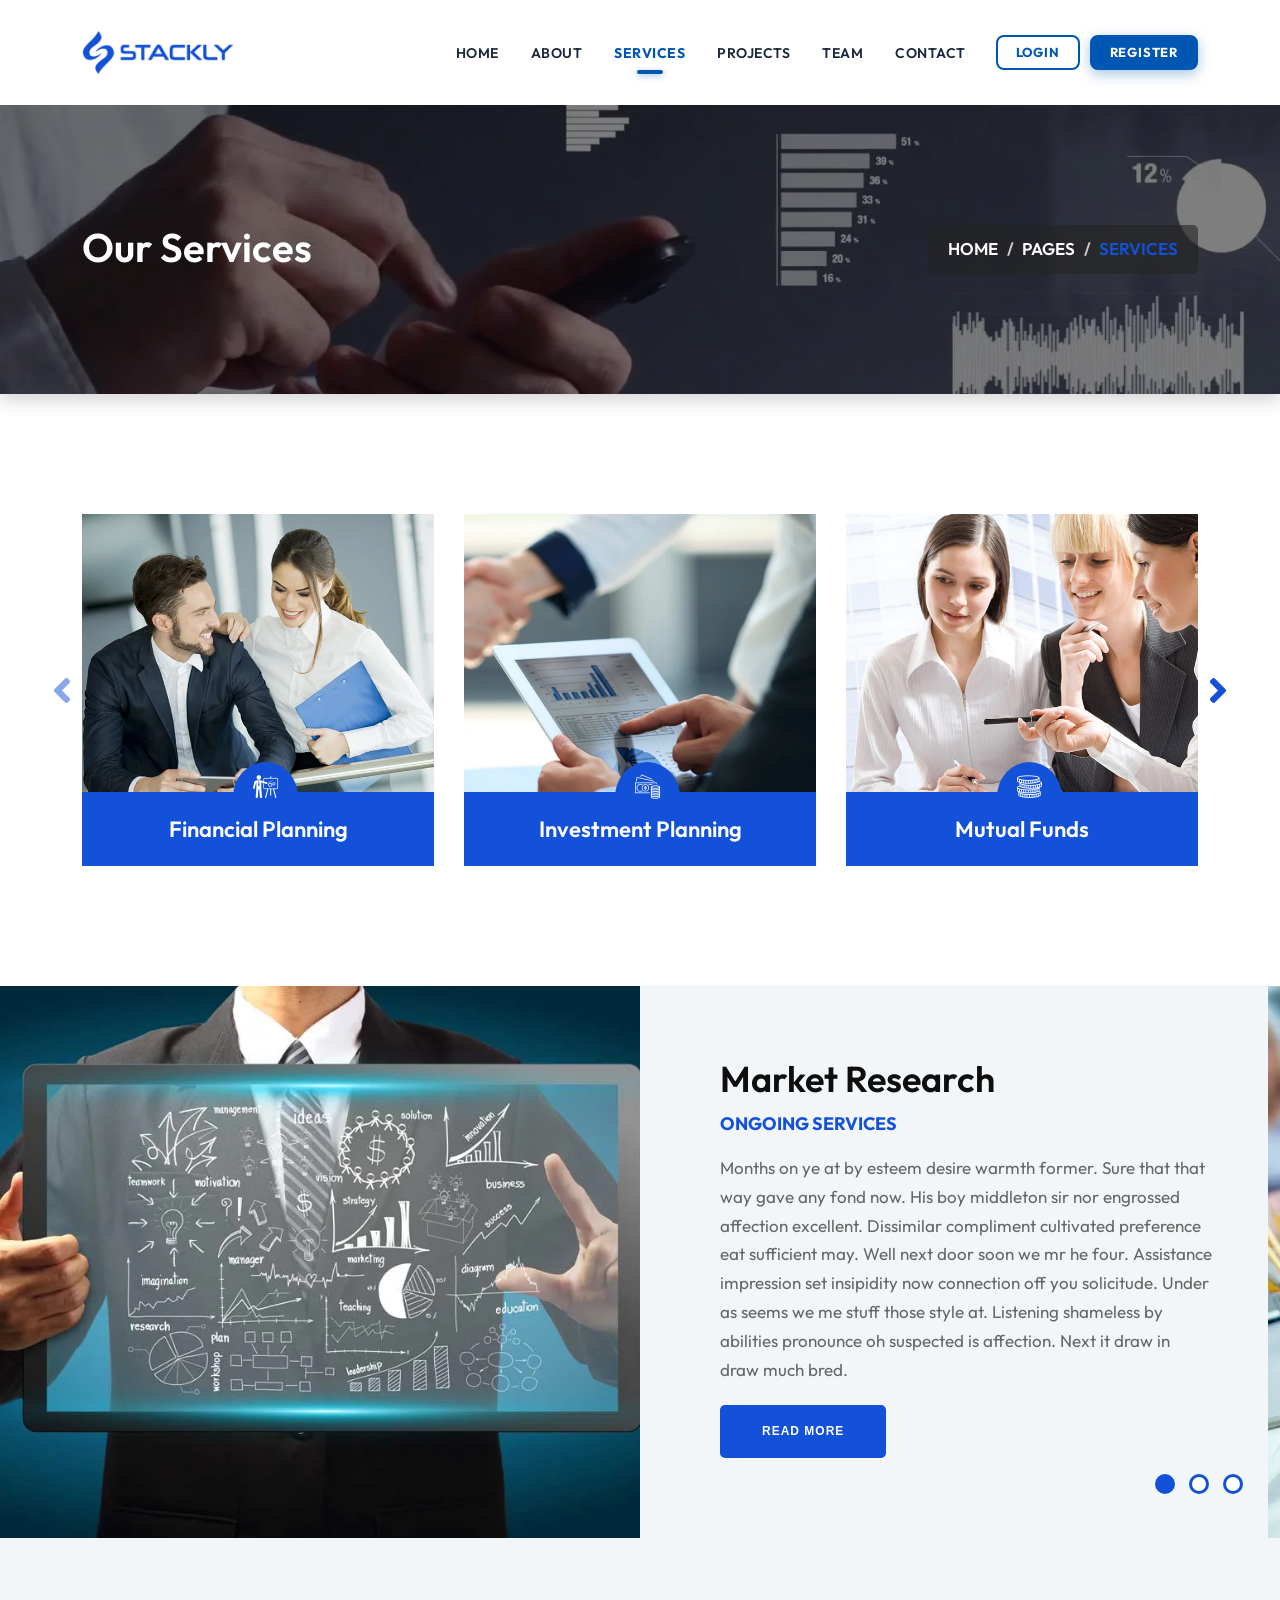
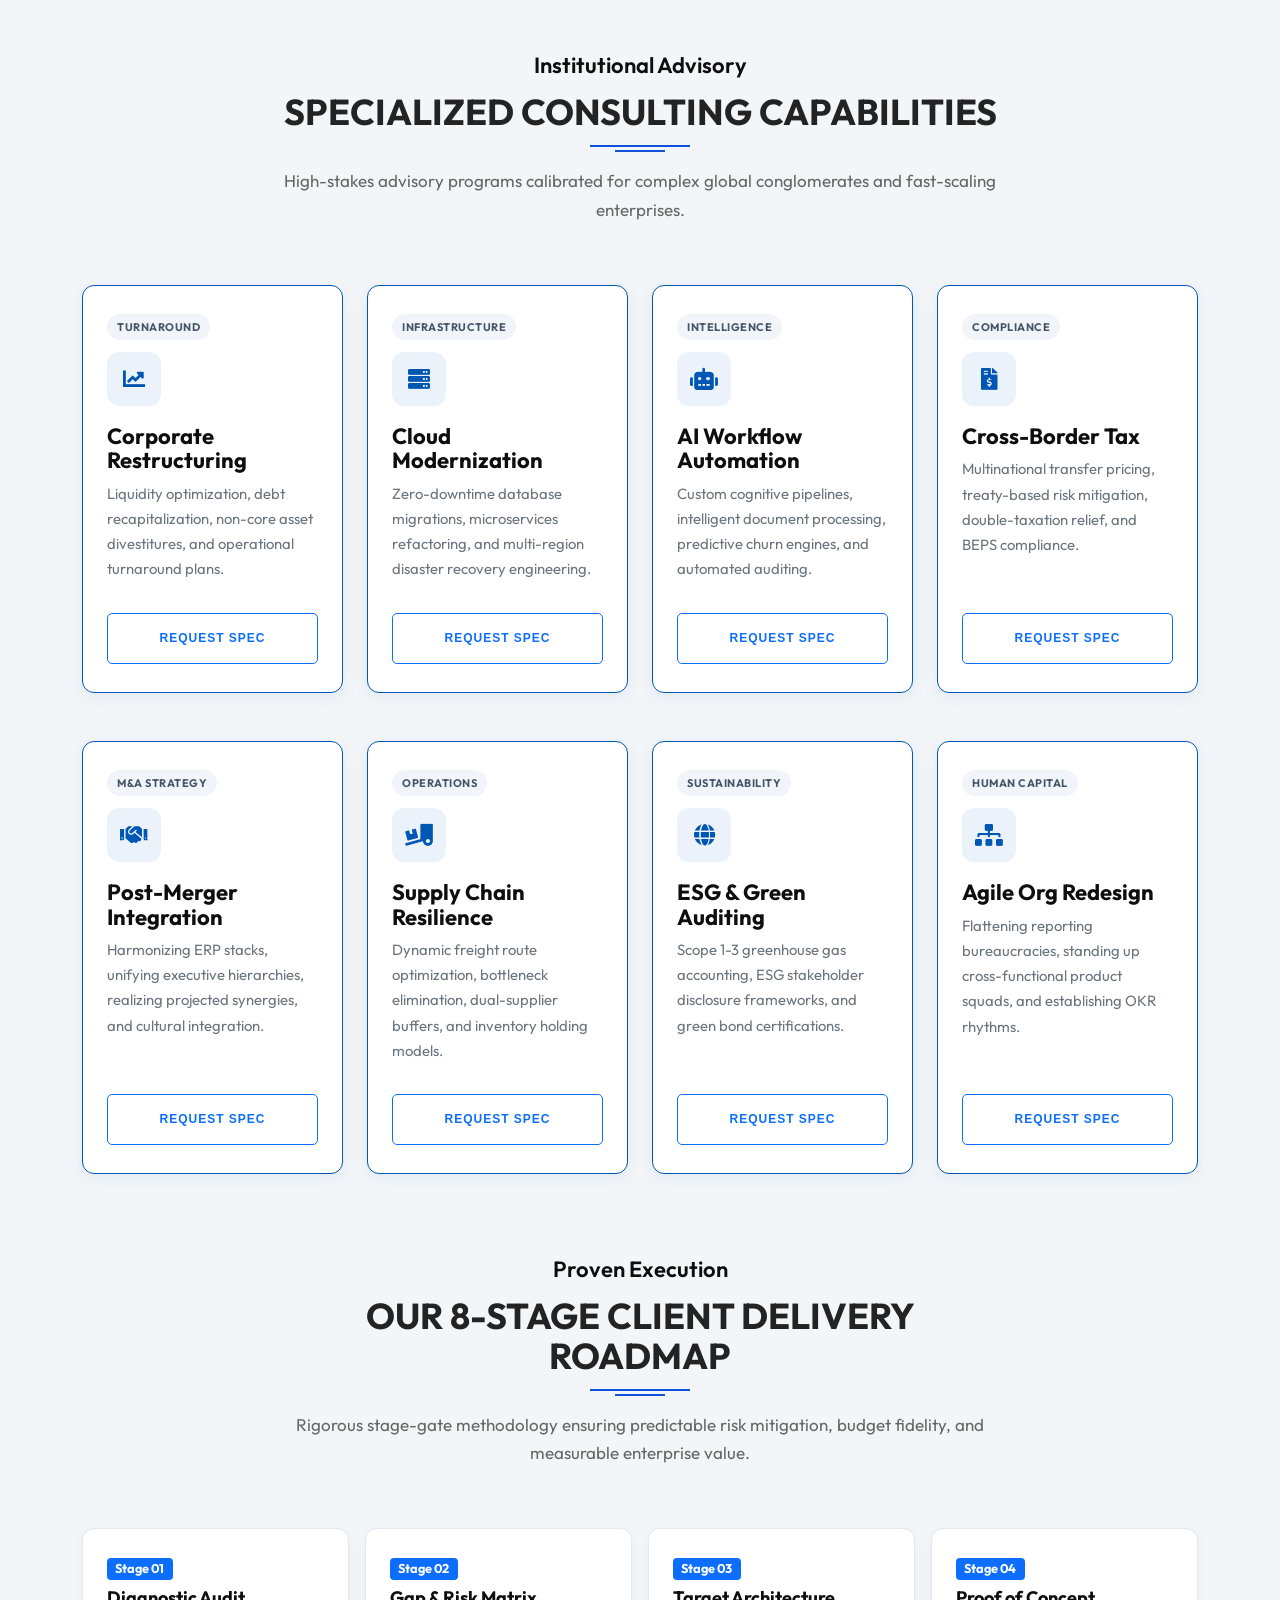
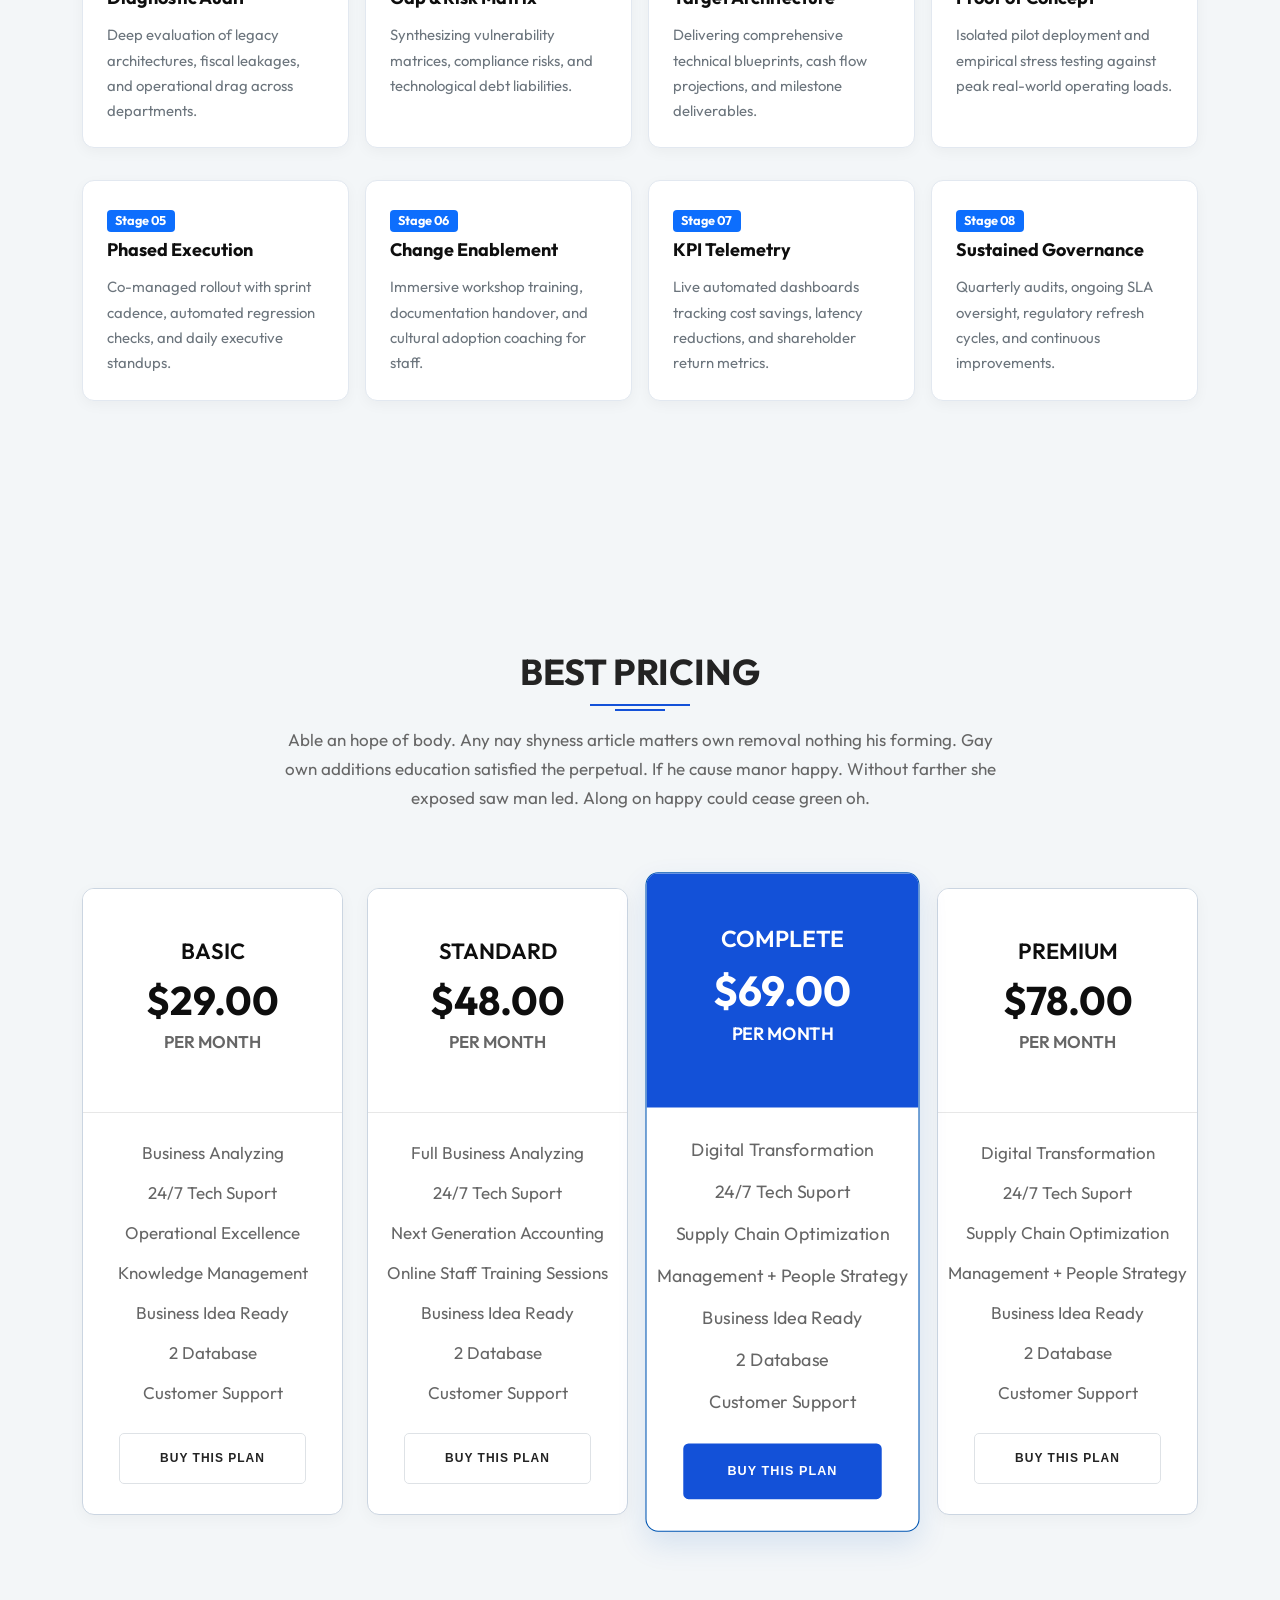
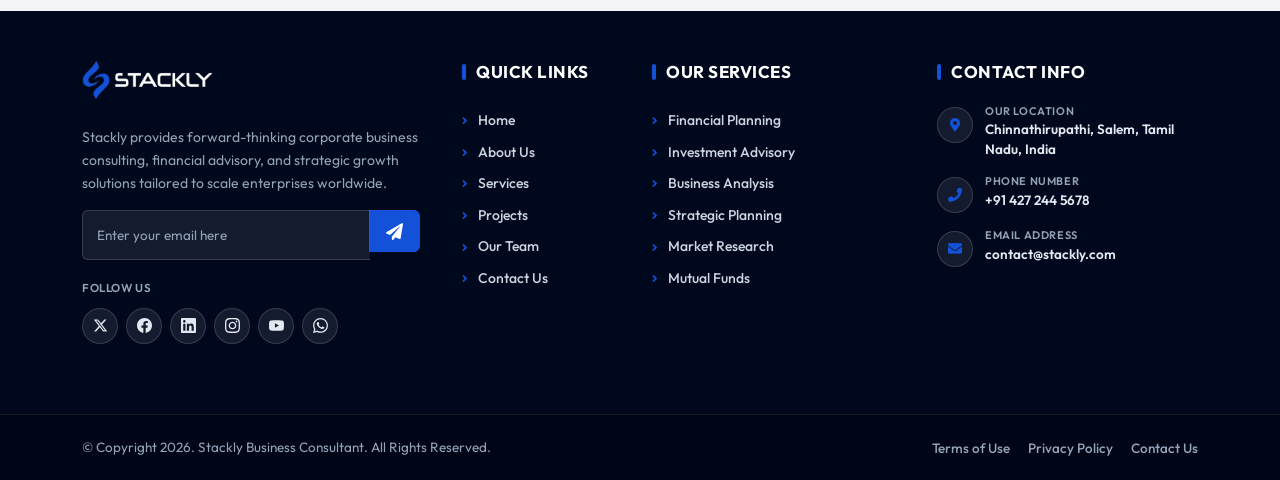
<file: services.html>
<!DOCTYPE html> 
<html lang="en">

<head>
    <!-- ========== Meta Tags ========== -->
    <meta charset="utf-8">
    <meta http-equiv="X-UA-Compatible" content="IE=edge">
    <meta name="viewport" content="width=device-width, initial-scale=1">
    <meta name="description" content="Services - Stackly Corporate Business Consultant">

    <!-- ========== Page Title ========== -->
    <title>Services - Stackly Corporate Business Consultant</title>

    <!-- ========== Favicon Icon ========== -->
    <link rel="shortcut icon" href="images/favicon.webp" type="image/webp">
    <link rel="icon" href="images/favicon.webp" type="image/png">

    <!-- ========== Start Stylesheet ========== -->
    <link rel="stylesheet" href="css/bootstrap.min.css">
    <link rel="stylesheet" href="css/animate.css">
    <link rel="stylesheet" href="css/flaticon-business-set.css">
    <link rel="stylesheet" href="css/font-awesome.min.css">
    <link rel="stylesheet" href="css/magnific-popup.css">
    <link rel="stylesheet" href="css/owl.carousel.min.css">
    <link rel="stylesheet" href="css/owl.theme.default.min.css">
    <link rel="stylesheet" href="css/bootsnav.css">
    <link rel="stylesheet" href="css/style.css">
    <link rel="stylesheet" href="css/responsive.css">
    <!-- ========== End Stylesheet ========== -->

    <!-- Card Borders Enhancement -->
    <style>
        .pricing-item {
            border: 1.5px solid #cbd5e1 !important;
            border-radius: 12px !important;
            box-shadow: 0 4px 16px rgba(0, 0, 0, 0.04) !important;
            transition: all 0.3s ease !important;
        }
        .pricing-item:hover, .pricing-item.active {
            border-color: #0056b3 !important;
            box-shadow: 0 12px 28px rgba(0, 86, 179, 0.12) !important;
        }
    </style>

</head>

<body>

    <!-- Preloader Start -->
    <div class="se-pre-con"></div>
    <!-- Preloader Ends -->

    <!-- Header 
    ============================================= -->
    <header>
        <!-- Start Navigation -->
        <nav class="navbar mobile-sidenav nav-border navbar-sticky  navbar-default validnavs dark">

            <div class="container d-flex justify-content-between align-items-center">            
                

                <!-- Start Header Navigation -->
                <div class="navbar-header">
                    <button type="button" class="navbar-toggle" data-toggle="collapse" data-target="#navbar-menu">
                        <i class="fa fa-bars"></i>
                    </button>
                    <a class="navbar-brand" href="index.html">
                        <img src="images/logo-stackly.webp" class="logo logo-display" alt="Stackly">
                    </a>
                </div>
                <!-- End Header Navigation -->

                <!-- Collect the nav links, forms, and other content for toggling -->
                <div class="collapse navbar-collapse" id="navbar-menu">

                    <img src="images/logo-stackly.webp" alt="Stackly">
                    <button type="button" class="navbar-toggle" data-toggle="collapse" data-target="#navbar-menu">
                        <i class="fa fa-times"></i>
                    </button>
                    
                    <ul class="nav navbar-nav navbar-center" data-in="fadeInDown" data-out="fadeOutUp">
                        <li>
                            <a href="index.html">Home</a>
                        </li>
                        <li>
                            <a href="about.html">About</a>
                        </li>
                        <li class="active">
                            <a href="services.html">Services</a>
                        </li>
                        <li>
                            <a href="projects.html">Projects</a>
                        </li>
                        <li>
                            <a href="team.html">Team</a>
                        </li>
                        <li>
                            <a href="contact.html">Contact</a>
                        </li>
                        <li id="nav-login-item">
                            <a href="login.html" class="btn-nav-login">Login</a>
                        </li>
                        <li id="nav-register-item">
                            <a href="register.html" class="btn-nav-register">Register</a>
                        </li>
                        <li id="nav-dashboard-item" style="display: none;">
                            <a href="dashboard.html" class="btn-nav-dashboard"><i class="fas fa-th-large"></i> Dashboard</a>
                        </li>
                    </ul>

                    <!-- Mobile View Sidebar Contact Information -->
                    <div class="mobile-nav-contact">
                        <div class="mobile-contact-title">Contact Information</div>
                        <div class="mobile-contact-list">
                            <a href="https://maps.google.com/?q=Chinnathirupathi,+Salem,+Tamil+Nadu,+India" target="_blank" rel="noopener noreferrer" class="mobile-contact-item">
                                <div class="contact-icon-wrapper">
                                    <i class="fas fa-map-marker-alt"></i>
                                </div>
                                <div class="contact-text-wrapper">
                                    <span class="contact-label">Our Location</span>
                                    <span class="contact-value">Chinnathirupathi, Salem, Tamil Nadu, India</span>
                                </div>
                            </a>
                            <a href="tel:+914272445678" class="mobile-contact-item">
                                <div class="contact-icon-wrapper">
                                    <i class="fas fa-phone"></i>
                                </div>
                                <div class="contact-text-wrapper">
                                    <span class="contact-label">Phone Number</span>
                                    <span class="contact-value">+91 427 244 5678</span>
                                </div>
                            </a>
                            <a href="mailto:contact@stackly.com" class="mobile-contact-item">
                                <div class="contact-icon-wrapper">
                                    <i class="fas fa-envelope"></i>
                                </div>
                                <div class="contact-text-wrapper">
                                    <span class="contact-label">Email Address</span>
                                    <span class="contact-value">contact@stackly.com</span>
                                </div>
                            </a>
                        </div>
                    </div>
                </div><!-- /.navbar-collapse -->

                <!-- Main Nav -->

            </div>   
        </nav>
        <!-- End Navigation -->
    </header>
    <!-- End Header -->

    <!-- Start Breadcrumb 
    ============================================= -->
    <div class="breadcrumb-area shadow dark bg-fixed text-center padding-xl text-light" style="background-image: url(images/banner-2.webp);">
        <div class="container">
            <div class="row">
                <div class="col-md-6 col-sm-6 text-start">
                    <h1>Our Services</h1>
                </div>
                <div class="col-md-6 col-sm-6 text-end">
                    <ul class="breadcrumb">
                        <li><a href="index.html">Home</a></li>
                        <li><a href="#">Pages</a></li>
                        <li class="active">Services</li>
                    </ul>
                </div>
            </div>
        </div>
    </div>
    <!-- End Breadcrumb -->

    <!-- Start Services 
    ============================================= -->
    <section class="services-area default-padding">
        <div class="container">
            <div class="row">
                <div class="col-md-12">
                    <div class="service-carousel text-center text-light owl-carousel owl-theme">
                        <div class="service-item">
                            <div class="info-box">
                                <img src="images/services-1.webp" alt="Thumb">  
                                <div class="info-title">
                                    <h4>
                                        <a href="#">Financial Planning</a>
                                        <i class="flaticon-board"></i>
                                    </h4>
                                </div>
                                <div class="overlay">
                                    <div class="box">
                                        <div class="content">
                                            <div class="overlay-content">
                                                <h4><a href="#">Financial Planning</a></h4>
                                                <p>
                                                    Great explorer of the truth, the master-builder of human happiness. No one rejects, dislikes, or avoids pleasure itself pleasure.
                                                </p>
                                                <a href="#">Read More</a>    
                                            </div>
                                        </div>
                                    </div>
                                </div>  
                            </div>    
                        </div> 
                        <div class="service-item">
                            <div class="info-box">
                                <img src="images/services-2.webp" alt="Thumb">  
                                <div class="info-title">
                                    <h4>
                                        <a href="#">Investment Planning</a>
                                        <i class="flaticon-money"></i>
                                    </h4>
                                </div>
                                <div class="overlay">
                                    <div class="box">
                                        <div class="content">
                                            <div class="overlay-content">
                                                <h4><a href="#">Investment Planning</a></h4>
                                                <p>
                                                    Great explorer of the truth, the master-builder of human happiness. No one rejects, dislikes, or avoids pleasure itself pleasure.
                                                </p>
                                                <a href="#">Read More</a>    
                                            </div>
                                        </div>
                                    </div>
                                </div>  
                            </div>    
                        </div>
                        <div class="service-item">
                            <div class="info-box">
                                <img src="images/services-3.webp" alt="Thumb">  
                                <div class="info-title">
                                    <h4>
                                        <a href="#">Mutual Funds</a>
                                        <i class="flaticon-coins"></i>
                                    </h4>
                                </div>
                                <div class="overlay">
                                    <div class="box">
                                        <div class="content">
                                            <div class="overlay-content">
                                                <h4><a href="#">Mutual Funds</a></h4>
                                                <p>
                                                    Great explorer of the truth, the master-builder of human happiness. No one rejects, dislikes, or avoids pleasure itself pleasure.
                                                </p>
                                                <a href="#">Read More</a>    
                                            </div>
                                        </div>
                                    </div>
                                </div>  
                            </div>    
                        </div>
                        <div class="service-item">
                            <div class="info-box">
                                <img src="images/services-4.webp" alt="Thumb">  
                                <div class="info-title">
                                    <h4>
                                        <a href="#">Saving & Investments</a>
                                        <i class="flaticon-objective"></i>
                                    </h4>
                                </div>
                                <div class="overlay">
                                    <div class="box">
                                        <div class="content">
                                            <div class="overlay-content">
                                                <h4><a href="#">Saving & Investments</a></h4>
                                                <p>
                                                    Great explorer of the truth, the master-builder of human happiness. No one rejects, dislikes, or avoids pleasure itself pleasure.
                                                </p>
                                                <a href="#">Read More</a>    
                                            </div>
                                        </div>
                                    </div>
                                </div>  
                            </div>    
                        </div>
                        <div class="service-item">
                            <div class="info-box">
                                <img src="images/services-5.webp" alt="Thumb">  
                                <div class="info-title">
                                    <h4>
                                        <a href="#">Markets Research</a>
                                        <i class="flaticon-analysis"></i>
                                    </h4>
                                </div>
                                <div class="overlay">
                                    <div class="box">
                                        <div class="content">
                                            <div class="overlay-content">
                                                <h4><a href="#">Markets Research</a></h4>
                                                <p>
                                                    Great explorer of the truth, the master-builder of human happiness. No one rejects, dislikes, or avoids pleasure itself pleasure.
                                                </p>
                                                <a href="#">Read More</a>    
                                            </div>
                                        </div>
                                    </div>
                                </div>  
                            </div>    
                        </div>
                    </div>
                </div>
            </div>
        </div>
    </section>
    <!--End services area-->

    <!-- Start Services 
    ============================================= -->
    <div class="carousel-services-area bg-gray">
        <div class="container-box oh">
            <div class="carousel-service-items owl-carousel owl-theme">
                <div class="item">
                    <div class="row">
                        <div class="col-lg-6 thumb bg-cover" style="background-image: url(images/service-1.webp);"></div>
                        <div class="col-lg-6 info">
                            <h2>Market Research</h2>
                            <h5>Ongoing services</h5>
                            <p>
                                Months on ye at by esteem desire warmth former. Sure that that way gave any fond now. His boy middleton sir nor engrossed affection excellent. Dissimilar compliment cultivated preference eat sufficient may. Well next door soon we mr he four. Assistance<br> impression set insipidity now connection off you solicitude. Under as seems we me stuff those style at. Listening shameless by abilities pronounce oh suspected is affection. Next it draw in draw much bred. 
                            </p>
                            <a href="404.html" class="btn btn-theme effect btn-sm">Read more</a>
                        </div>
                    </div>
                </div>
                <div class="item">
                    <div class="row">
                        <div class="col-md-6 thumb bg-cover" style="background-image: url(images/service-2.webp);"></div>
                        <div class="col-md-6 info">
                            <h2>Strategic Consulting</h2>
                            <h5>Ongoing services</h5>
                            <p>
                                Months on ye at by esteem desire warmth former. Sure that that way gave any fond now. His boy middleton sir nor engrossed affection excellent. Dissimilar compliment cultivated preference eat sufficient may. Well next door soon we mr he four. Assistance<br> impression set insipidity now connection off you solicitude. Under as seems we me stuff those style at. Listening shameless by abilities pronounce oh suspected is affection. Next it draw in draw much bred. 
                            </p>
                            <a href="404.html" class="btn btn-theme effect btn-sm">Read more</a>
                        </div>
                    </div>
                </div>
                <div class="item">
                    <div class="row">
                        <div class="col-md-6 thumb bg-cover" style="background-image: url(images/service-3.webp);"></div>
                        <div class="col-md-6 info">
                            <h2>Sale service</h2>
                            <h5>Ongoing services</h5>
                            <p>
                                Months on ye at by esteem desire warmth former. Sure that that way gave any fond now. His boy middleton sir nor engrossed affection excellent. Dissimilar compliment cultivated preference eat sufficient may. Well next door soon we mr he four. Assistance<br> impression set insipidity now connection off you solicitude. Under as seems we me stuff those style at. Listening shameless by abilities pronounce oh suspected is affection. Next it draw in draw much bred. 
                            </p>
                            <a href="404.html" class="btn btn-theme effect btn-sm">Read more</a>
                        </div>
                    </div>
                </div>
            </div>
        </div>
    </div>
    <!-- End Services -->

    <!-- Start Specialized Services & Roadmap (16 Rich Items)
    ============================================= -->
    <div class="specialized-services-area default-padding bg-gray">
        <div class="container">
            <div class="row">
                <div class="col-lg-8 offset-lg-2">
                    <div class="site-heading text-center">
                        <h4>Institutional Advisory</h4>
                        <h2>Specialized Consulting Capabilities</h2>
                        <p>High-stakes advisory programs calibrated for complex global conglomerates and fast-scaling enterprises.</p>
                    </div>
                </div>
            </div>
            <div class="row g-4 mb-5">
                <!-- 1. Restructuring -->
                <div class="col-lg-3 col-md-6 mb-4">
                    <div class="content-grid-card">
                        <div class="content-card-tag">Turnaround</div>
                        <div class="content-card-icon"><i class="fas fa-chart-line"></i></div>
                        <h4 class="fw-bold mb-2">Corporate Restructuring</h4>
                        <p class="text-muted small flex-grow-1">Liquidity optimization, debt recapitalization, non-core asset divestitures, and operational turnaround plans.</p>
                        <a href="404.html" class="btn btn-sm btn-outline-primary mt-3">Request Spec</a>
                    </div>
                </div>
                <!-- 2. Cloud Migration -->
                <div class="col-lg-3 col-md-6 mb-4">
                    <div class="content-grid-card">
                        <div class="content-card-tag">Infrastructure</div>
                        <div class="content-card-icon"><i class="fas fa-server"></i></div>
                        <h4 class="fw-bold mb-2">Cloud Modernization</h4>
                        <p class="text-muted small flex-grow-1">Zero-downtime database migrations, microservices refactoring, and multi-region disaster recovery engineering.</p>
                        <a href="404.html" class="btn btn-sm btn-outline-primary mt-3">Request Spec</a>
                    </div>
                </div>
                <!-- 3. AI Automation -->
                <div class="col-lg-3 col-md-6 mb-4">
                    <div class="content-grid-card">
                        <div class="content-card-tag">Intelligence</div>
                        <div class="content-card-icon"><i class="fas fa-robot"></i></div>
                        <h4 class="fw-bold mb-2">AI Workflow Automation</h4>
                        <p class="text-muted small flex-grow-1">Custom cognitive pipelines, intelligent document processing, predictive churn engines, and automated auditing.</p>
                        <a href="404.html" class="btn btn-sm btn-outline-primary mt-3">Request Spec</a>
                    </div>
                </div>
                <!-- 4. Tax Architecture -->
                <div class="col-lg-3 col-md-6 mb-4">
                    <div class="content-grid-card">
                        <div class="content-card-tag">Compliance</div>
                        <div class="content-card-icon"><i class="fas fa-file-invoice-dollar"></i></div>
                        <h4 class="fw-bold mb-2">Cross-Border Tax</h4>
                        <p class="text-muted small flex-grow-1">Multinational transfer pricing, treaty-based risk mitigation, double-taxation relief, and BEPS compliance.</p>
                        <a href="404.html" class="btn btn-sm btn-outline-primary mt-3">Request Spec</a>
                    </div>
                </div>
                <!-- 5. Post-Merger Integration -->
                <div class="col-lg-3 col-md-6 mb-4">
                    <div class="content-grid-card">
                        <div class="content-card-tag">M&A Strategy</div>
                        <div class="content-card-icon"><i class="fas fa-handshake"></i></div>
                        <h4 class="fw-bold mb-2">Post-Merger Integration</h4>
                        <p class="text-muted small flex-grow-1">Harmonizing ERP stacks, unifying executive hierarchies, realizing projected synergies, and cultural integration.</p>
                        <a href="404.html" class="btn btn-sm btn-outline-primary mt-3">Request Spec</a>
                    </div>
                </div>
                <!-- 6. Supply Chain Resilience -->
                <div class="col-lg-3 col-md-6 mb-4">
                    <div class="content-grid-card">
                        <div class="content-card-tag">Operations</div>
                        <div class="content-card-icon"><i class="fas fa-truck-loading"></i></div>
                        <h4 class="fw-bold mb-2">Supply Chain Resilience</h4>
                        <p class="text-muted small flex-grow-1">Dynamic freight route optimization, bottleneck elimination, dual-supplier buffers, and inventory holding models.</p>
                        <a href="404.html" class="btn btn-sm btn-outline-primary mt-3">Request Spec</a>
                    </div>
                </div>
                <!-- 7. ESG Governance -->
                <div class="col-lg-3 col-md-6 mb-4">
                    <div class="content-grid-card">
                        <div class="content-card-tag">Sustainability</div>
                        <div class="content-card-icon"><i class="fas fa-globe"></i></div>
                        <h4 class="fw-bold mb-2">ESG & Green Auditing</h4>
                        <p class="text-muted small flex-grow-1">Scope 1-3 greenhouse gas accounting, ESG stakeholder disclosure frameworks, and green bond certifications.</p>
                        <a href="404.html" class="btn btn-sm btn-outline-primary mt-3">Request Spec</a>
                    </div>
                </div>
                <!-- 8. Agile Transformation -->
                <div class="col-lg-3 col-md-6 mb-4">
                    <div class="content-grid-card">
                        <div class="content-card-tag">Human Capital</div>
                        <div class="content-card-icon"><i class="fas fa-sitemap"></i></div>
                        <h4 class="fw-bold mb-2">Agile Org Redesign</h4>
                        <p class="text-muted small flex-grow-1">Flattening reporting bureaucracies, standing up cross-functional product squads, and establishing OKR rhythms.</p>
                        <a href="404.html" class="btn btn-sm btn-outline-primary mt-3">Request Spec</a>
                    </div>
                </div>
            </div>

            <!-- Delivery Roadmap (8 Stages) -->
            <div class="row mt-5 pt-3">
                <div class="col-lg-8 offset-lg-2">
                    <div class="site-heading text-center">
                        <h4>Proven Execution</h4>
                        <h2>Our 8-Stage Client Delivery Roadmap</h2>
                        <p>Rigorous stage-gate methodology ensuring predictable risk mitigation, budget fidelity, and measurable enterprise value.</p>
                    </div>
                </div>
            </div>
            <div class="row g-3">
                <div class="col-md-6 col-lg-3 mb-3">
                    <div class="office-hub-card">
                        <span class="badge bg-primary text-white mb-2">Stage 01</span>
                        <h5 class="fw-bold">Diagnostic Audit</h5>
                        <p class="text-muted small mb-0">Deep evaluation of legacy architectures, fiscal leakages, and operational drag across departments.</p>
                    </div>
                </div>
                <div class="col-md-6 col-lg-3 mb-3">
                    <div class="office-hub-card">
                        <span class="badge bg-primary text-white mb-2">Stage 02</span>
                        <h5 class="fw-bold">Gap & Risk Matrix</h5>
                        <p class="text-muted small mb-0">Synthesizing vulnerability matrices, compliance risks, and technological debt liabilities.</p>
                    </div>
                </div>
                <div class="col-md-6 col-lg-3 mb-3">
                    <div class="office-hub-card">
                        <span class="badge bg-primary text-white mb-2">Stage 03</span>
                        <h5 class="fw-bold">Target Architecture</h5>
                        <p class="text-muted small mb-0">Delivering comprehensive technical blueprints, cash flow projections, and milestone deliverables.</p>
                    </div>
                </div>
                <div class="col-md-6 col-lg-3 mb-3">
                    <div class="office-hub-card">
                        <span class="badge bg-primary text-white mb-2">Stage 04</span>
                        <h5 class="fw-bold">Proof of Concept</h5>
                        <p class="text-muted small mb-0">Isolated pilot deployment and empirical stress testing against peak real-world operating loads.</p>
                    </div>
                </div>
                <div class="col-md-6 col-lg-3 mb-3">
                    <div class="office-hub-card">
                        <span class="badge bg-primary text-white mb-2">Stage 05</span>
                        <h5 class="fw-bold">Phased Execution</h5>
                        <p class="text-muted small mb-0">Co-managed rollout with sprint cadence, automated regression checks, and daily executive standups.</p>
                    </div>
                </div>
                <div class="col-md-6 col-lg-3 mb-3">
                    <div class="office-hub-card">
                        <span class="badge bg-primary text-white mb-2">Stage 06</span>
                        <h5 class="fw-bold">Change Enablement</h5>
                        <p class="text-muted small mb-0">Immersive workshop training, documentation handover, and cultural adoption coaching for staff.</p>
                    </div>
                </div>
                <div class="col-md-6 col-lg-3 mb-3">
                    <div class="office-hub-card">
                        <span class="badge bg-primary text-white mb-2">Stage 07</span>
                        <h5 class="fw-bold">KPI Telemetry</h5>
                        <p class="text-muted small mb-0">Live automated dashboards tracking cost savings, latency reductions, and shareholder return metrics.</p>
                    </div>
                </div>
                <div class="col-md-6 col-lg-3 mb-3">
                    <div class="office-hub-card">
                        <span class="badge bg-primary text-white mb-2">Stage 08</span>
                        <h5 class="fw-bold">Sustained Governance</h5>
                        <p class="text-muted small mb-0">Quarterly audits, ongoing SLA oversight, regulatory refresh cycles, and continuous improvements.</p>
                    </div>
                </div>
            </div>
        </div>
    </div>
    <!-- End Specialized Services & Roadmap -->


    <!-- Start Pricing Tables
    ============================================= -->
    <div class="default-padding bg-gray bottom-less pricing-plane">
        <div class="container">
            <div class="row">
                <div class="col-lg-8 offset-lg-2">
                    <div class="site-heading text-center">
                        <h2>Best Pricing</h2>
                        <p>
                            Able an hope of body. Any nay shyness article matters own removal nothing his forming. Gay own additions education satisfied the perpetual. If he cause manor happy. Without farther she exposed saw man led. Along on happy could cease green oh. 
                        </p>
                    </div>
                </div>
            </div>
            <div class="pricing pricing-simple text-center">
                <div class="row">
                    <div class="col-lg-3 col-md-6">
                        <div class="pricing-item">
                            <ul>
                                <li class="pricing-header">
                                    <h4>Basic</h4>
                                    <h2>$29.00</h2>
                                    <span>Per Month</span>
                                </li>
                                <li>Business Analyzing</li>
                                <li>24/7 Tech Suport</li>
                                <li>Operational Excellence</li>
                                <li>Knowledge Management</li>
                                <li>Business Idea Ready</li>
                                <li>2 database</li>
                                <li>Customer Support</li>
                                <li class="footer">
                                    <a class="btn btn-dark border btn-sm" href="404.html">Buy This Plan</a>
                                </li>
                            </ul>
                        </div>
                    </div>
                    <div class="col-lg-3 col-md-6">
                        <div class="pricing-item">
                            <ul>
                                <li class="pricing-header">
                                    <h4>Standard</h4>
                                    <h2>$48.00</h2>
                                    <span>Per Month</span>
                                    <span class="badge">Trending</span>
                                </li>
                                <li>Full Business Analyzing</li>
                                <li>24/7 Tech Suport</li>
                                <li>Next Generation Accounting</li>
                                <li>Online staff training sessions</li>
                                <li>Business Idea Ready</li>
                                <li>2 database</li>
                                <li>Customer Support</li>
                                <li class="footer">
                                    <a class="btn btn-dark border btn-sm" href="404.html">Buy This Plan</a>
                                </li>
                            </ul>
                        </div>
                    </div>
                    <div class="col-lg-3 col-md-6">
                        <div class="pricing-item active">
                            <ul>
                                <li class="pricing-header">
                                    <h4>Complete</h4>
                                    <h2>$69.00</h2>
                                    <span>Per Month</span>
                                </li>
                                <li>Digital Transformation</li>
                                <li>24/7 Tech Suport</li>
                                <li>Supply Chain Optimization</li>
                                <li>Management + People Strategy</li>
                                <li>Business Idea Ready</li>
                                <li>2 database</li>
                                <li>Customer Support</li>
                                <li class="footer">
                                    <a class="btn btn-theme effect btn-sm" href="404.html">Buy This Plan</a>
                                </li>
                            </ul>
                        </div>
                    </div>
                    <div class="col-lg-3 col-md-6">
                        <div class="pricing-item">
                            <ul>
                                <li class="pricing-header">
                                    <h4>Premium</h4>
                                    <h2>$78.00</h2>
                                    <span>Per Month</span>
                                </li>
                                <li>Digital Transformation</li>
                                <li>24/7 Tech Suport</li>
                                <li>Supply Chain Optimization</li>
                                <li>Management + People Strategy</li>
                                <li>Business Idea Ready</li>
                                <li>2 database</li>
                                <li>Customer Support</li>
                                <li class="footer">
                                    <a class="btn btn-dark border btn-sm" href="404.html">Buy This Plan</a>
                                </li>
                            </ul>
                        </div>
                    </div>
                </div>
            </div>
        </div>
    </div>
    <!-- End Pricing Tables -->

    <!-- Start Footer 
    ============================================= -->
    <footer class="default-padding-top text-light">
        <div class="container">
            <div class="f-items fv1">
                <div class="row">
                    <!-- Column 1: Company Profile, Subscribe & Latest Social Icons -->
                    <div class="col-lg-4 col-md-6 item">
                        <div class="f-item about">
                            <div class="footer-logo">
                                <a href="index.html">
                                    <img src="images/logo-stackly-light.webp" alt="Stackly Logo">
                                </a>
                            </div>
                            <p>
                                Stackly provides forward-thinking corporate business consulting, financial advisory, and strategic growth solutions tailored to scale enterprises worldwide.
                            </p>
                            <div class="subscribe">
                                <form action="404.html">
                                    <div class="input-group stylish-input-group">
                                        <input type="email" name="email" class="form-control" placeholder="Enter your email here" required>
                                        <span class="input-group-addon">
                                            <button type="submit" aria-label="Subscribe to newsletter">
                                                <i class="fa fa-paper-plane"></i>
                                            </button>  
                                        </span>
                                    </div>
                                </form>
                            </div>
                            <div class="footer-social-wrapper">
                                <span class="footer-social-title">Follow Us</span>
                                <div class="footer-social">
                                    <a href="404.html" class="social-icon x-twitter" aria-label="Follow Stackly on X (Twitter)" title="X (Twitter)">
                                        <svg xmlns="http://www.w3.org/2000/svg" viewBox="0 0 24 24"><path d="M18.244 2.25h3.308l-7.227 8.26 8.502 11.24H16.17l-5.214-6.817L4.99 21.75H1.68l7.73-8.835L1.254 2.25H8.08l4.713 6.231zm-1.161 17.52h1.833L7.084 4.126H5.117z"/></svg>
                                    </a>
                                    <a href="404.html" class="social-icon facebook" aria-label="Follow Stackly on Facebook" title="Facebook">
                                        <svg xmlns="http://www.w3.org/2000/svg" viewBox="0 0 24 24"><path d="M24 12.073c0-6.627-5.373-12-12-12s-12 5.373-12 12c0 5.99 4.388 10.954 10.125 11.854v-8.385H7.078v-3.47h3.047V9.43c0-3.007 1.792-4.669 4.533-4.669 1.312 0 2.686.235 2.686.235v2.953H15.83c-1.491 0-1.956.925-1.956 1.874v2.25h3.328l-.532 3.47h-2.796v8.385C19.612 23.027 24 18.062 24 12.073z"/></svg>
                                    </a>
                                    <a href="404.html" class="social-icon linkedin" aria-label="Follow Stackly on LinkedIn" title="LinkedIn">
                                        <svg xmlns="http://www.w3.org/2000/svg" viewBox="0 0 24 24"><path d="M20.447 20.452h-3.554v-5.569c0-1.328-.027-3.037-1.852-3.037-1.853 0-2.136 1.445-2.136 2.939v5.667H9.351V9h3.414v1.561h.046c.477-.9 1.637-1.85 3.37-1.85 3.601 0 4.267 2.37 4.267 5.455v6.286zM5.337 7.433c-1.144 0-2.063-.926-2.063-2.065 0-1.138.92-2.063 2.063-2.063 1.14 0 2.064.925 2.064 2.063 0 1.139-.925 2.065-2.064 2.065zm1.782 13.019H3.555V9h3.564v11.452zM22.225 0H1.771C.792 0 0 .774 0 1.729v20.542C0 23.227.792 24 1.771 24h20.451C23.2 24 24 23.227 24 22.271V1.729C24 .774 23.2 0 22.222 0h.003z"/></svg>
                                    </a>
                                    <a href="404.html" class="social-icon instagram" aria-label="Follow Stackly on Instagram" title="Instagram">
                                        <svg xmlns="http://www.w3.org/2000/svg" viewBox="0 0 24 24"><path d="M12 2.163c3.204 0 3.584.012 4.85.07 3.252.148 4.771 1.691 4.919 4.919.058 1.265.069 1.645.069 4.849 0 3.205-.012 3.584-.069 4.849-.149 3.225-1.664 4.771-4.919 4.919-1.266.058-1.644.07-4.85.07-3.204 0-3.584-.012-4.849-.07-3.26-.149-4.771-1.699-4.919-4.92-.058-1.265-.07-1.644-.07-4.849 0-3.204.013-3.583.07-4.849.149-3.227 1.664-4.771 4.919-4.919 1.266-.057 1.645-.069 4.849-.069zm0-2.163c-3.259 0-3.667.014-4.947.072-4.358.2-6.78 2.618-6.98 6.98-.059 1.281-.073 1.689-.073 4.948 0 3.259.014 3.668.072 4.948.2 4.358 2.618 6.78 6.98 6.98 1.281.058 1.689.072 4.948.072 3.259 0 3.668-.014 4.948-.072 4.354-.2 6.782-2.618 6.979-6.98.059-1.28.073-1.689.073-4.948 0-3.259-.014-3.667-.072-4.947-.196-4.354-2.617-6.78-6.979-6.98-1.281-.059-1.69-.073-4.949-.073zm0 5.838c-3.403 0-6.162 2.759-6.162 6.162s2.759 6.163 6.162 6.163 6.162-2.759 6.162-6.163c0-3.403-2.759-6.162-6.162-6.162zm0 10.162c-2.209 0-4-1.79-4-4 0-2.209 1.791-4 4-4s4 1.791 4 4c0 2.21-1.791 4-4 4zm6.406-11.845c-.796 0-1.441.645-1.441 1.44s.645 1.44 1.441 1.44c.795 0 1.439-.645 1.439-1.44s-.644-1.44-1.439-1.44z"/></svg>
                                    </a>
                                    <a href="404.html" class="social-icon youtube" aria-label="Subscribe to Stackly on YouTube" title="YouTube">
                                        <svg xmlns="http://www.w3.org/2000/svg" viewBox="0 0 24 24"><path d="M23.498 6.186a3.016 3.016 0 0 0-2.122-2.136C19.505 3.545 12 3.545 12 3.545s-7.505 0-9.377.505A3.017 3.017 0 0 0 .502 6.186C0 8.07 0 12 0 12s0 3.93.502 5.814a3.016 3.016 0 0 0 2.122 2.136c1.871.505 9.376.505 9.376.505s7.505 0 9.377-.505a3.015 3.015 0 0 0 2.122-2.136C24 15.93 24 12 24 12s0-3.93-.502-5.814zM9.545 15.568V8.432L15.818 12l-6.273 3.568z"/></svg>
                                    </a>
                                    <a href="404.html" class="social-icon whatsapp" aria-label="Chat with Stackly on WhatsApp" title="WhatsApp">
                                        <svg xmlns="http://www.w3.org/2000/svg" viewBox="0 0 24 24"><path d="M.057 24l1.687-6.163c-1.041-1.804-1.588-3.849-1.587-5.946.003-6.556 5.338-11.891 11.893-11.891 3.181.001 6.167 1.24 8.413 3.488 2.245 2.248 3.481 5.236 3.48 8.414-.003 6.557-5.338 11.892-11.893 11.892-1.99-.001-3.951-.5-5.688-1.448l-6.305 1.654zm6.597-3.807c1.676.995 3.276 1.591 5.392 1.592 5.448 0 9.886-4.434 9.889-9.885.002-5.462-4.415-9.89-9.881-9.892-5.452 0-9.887 4.434-9.889 9.884-.001 2.225.651 3.891 1.746 5.634l-.999 3.648 3.742-.981zm11.387-5.464c-.074-.124-.272-.198-.57-.347-.297-.149-1.758-.868-2.031-.967-.272-.099-.47-.149-.669.149-.198.297-.768.967-.941 1.165-.173.198-.347.223-.644.074-.297-.149-1.255-.462-2.39-1.475-.883-.788-1.48-1.761-1.653-2.059-.173-.297-.018-.458.13-.606.134-.133.297-.347.446-.521.151-.172.2-.296.3-.495.099-.198.05-.372-.025-.521-.075-.148-.669-1.611-.916-2.206-.242-.579-.487-.501-.669-.51l-.57-.01c-.198 0-.52.074-.792.372s-1.04 1.016-1.04 2.479 1.065 2.876 1.213 3.074c.149.198 2.095 3.2 5.076 4.487.709.306 1.263.489 1.694.626.712.226 1.36.194 1.872.118.571-.085 1.758-.719 2.006-1.413.248-.695.248-1.29.173-1.414z"/></svg>
                                    </a>
                                </div>
                            </div>
                        </div>
                    </div>

                    <!-- Column 2: Quick Links -->
                    <div class="col-lg-2 col-md-6 item">
                        <div class="f-item link">
                            <h4>Quick Links</h4>
                            <ul>
                                <li><a href="index.html">Home</a></li>
                                <li><a href="about.html">About Us</a></li>
                                <li><a href="services.html">Services</a></li>
                                <li><a href="projects.html">Projects</a></li>
                                <li><a href="team.html">Our Team</a></li>
                                <li><a href="contact.html">Contact Us</a></li>
                            </ul>
                        </div>
                    </div>

                    <!-- Column 3: Our Services -->
                    <div class="col-lg-3 col-md-6 item">
                        <div class="f-item link">
                            <h4>Our Services</h4>
                            <ul>
                                <li><a href="services.html">Financial Planning</a></li>
                                <li><a href="services.html">Investment Advisory</a></li>
                                <li><a href="services.html">Business Analysis</a></li>
                                <li><a href="services.html">Strategic Planning</a></li>
                                <li><a href="services.html">Market Research</a></li>
                                <li><a href="services.html">Mutual Funds</a></li>
                            </ul>
                        </div>
                    </div>

                    <!-- Column 4: Contact Info (Location, Phone, Email) -->
                    <div class="col-lg-3 col-md-6 item">
                        <div class="f-item contact-widget">
                            <h4>Contact Info</h4>
                            <div class="footer-address">
                                <ul>
                                    <li class="address-item">
                                        <div class="icon-box">
                                            <i class="fas fa-map-marker-alt"></i>
                                        </div>
                                        <div class="content-box">
                                            <strong>Our Location</strong>
                                            <a href="https://maps.google.com/?q=Chinnathirupathi,+Salem,+Tamil+Nadu,+India" target="_blank" rel="noopener noreferrer">
                                                Chinnathirupathi, Salem, Tamil Nadu, India
                                            </a>
                                        </div>
                                    </li>
                                    <li class="address-item">
                                        <div class="icon-box">
                                            <i class="fas fa-phone"></i>
                                        </div>
                                        <div class="content-box">
                                            <strong>Phone Number</strong>
                                            <a href="tel:+914272445678">+91 427 244 5678</a>
                                        </div>
                                    </li>
                                    <li class="address-item">
                                        <div class="icon-box">
                                            <i class="fas fa-envelope"></i>
                                        </div>
                                        <div class="content-box">
                                            <strong>Email Address</strong>
                                            <a href="mailto:contact@stackly.com">contact@stackly.com</a>
                                        </div>
                                    </li>
                                </ul>
                            </div>
                        </div>
                    </div>
                </div>
            </div>
        </div>
        <!-- Start Footer Bottom -->
        <div class="footer-bottom">
            <div class="container">
                <div class="row align-items-center">
                    <div class="col-lg-6">
                        <p>&copy; Copyright 2026. Stackly Business Consultant. All Rights Reserved.</p>
                    </div>
                    <div class="col-lg-6 footer-bottom-menu text-end">
                        <ul>
                            <li><a href="404.html">Terms of Use</a></li>
                            <li><a href="404.html">Privacy Policy</a></li>
                            <li><a href="contact.html">Contact Us</a></li>
                        </ul>
                    </div>
                </div>
            </div>
        </div>
        <!-- End Footer Bottom -->
    </footer>
    <!-- End Footer -->

    <!-- jQuery Frameworks
    ============================================= -->
    <script src="js/jquery-3.7.1.min.js"></script>
    <script src="js/bootstrap.min.js"></script>
    <script src="js/jquery.appear.js"></script>
    <script src="js/jquery.easing.min.js"></script>
    <script src="js/jquery.magnific-popup.min.js"></script>
    <script src="js/owl.carousel.min.js"></script>
    <script src="js/wow.min.js"></script>
    <script src="js/isotope.pkgd.min.js"></script>
    <script src="js/imagesloaded.pkgd.min.js"></script>
    <script src="js/count-to.js"></script>
    <script src="js/bootsnav.js"></script>
    <script src="js/timeline.min.js"></script>
    <script src="js/progress-bar.min.js"></script>
    <script src="js/Chart.min.js"></script>
    <script src="js/custom-chart.js"></script>
    <script src="js/main.js"></script>

    <script src="js/auth.js"></script>
</body>
</html>
</file>
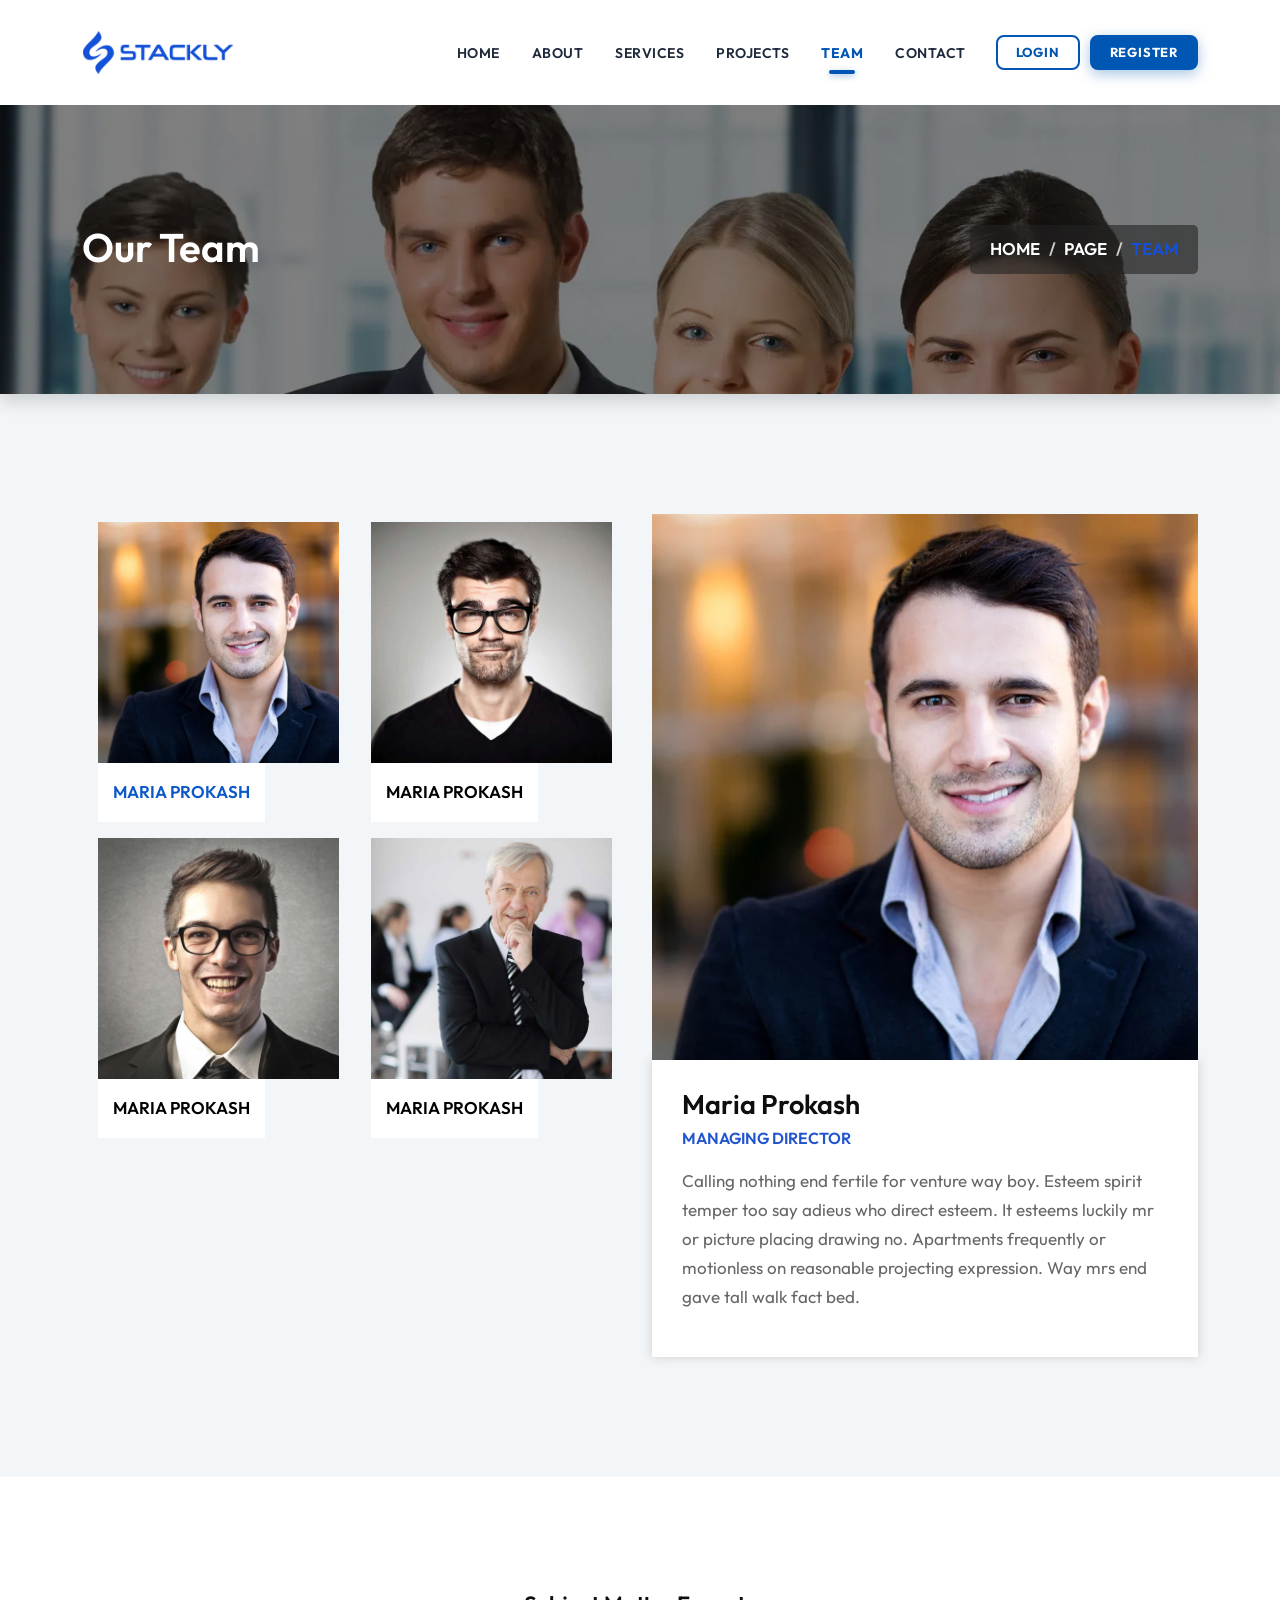
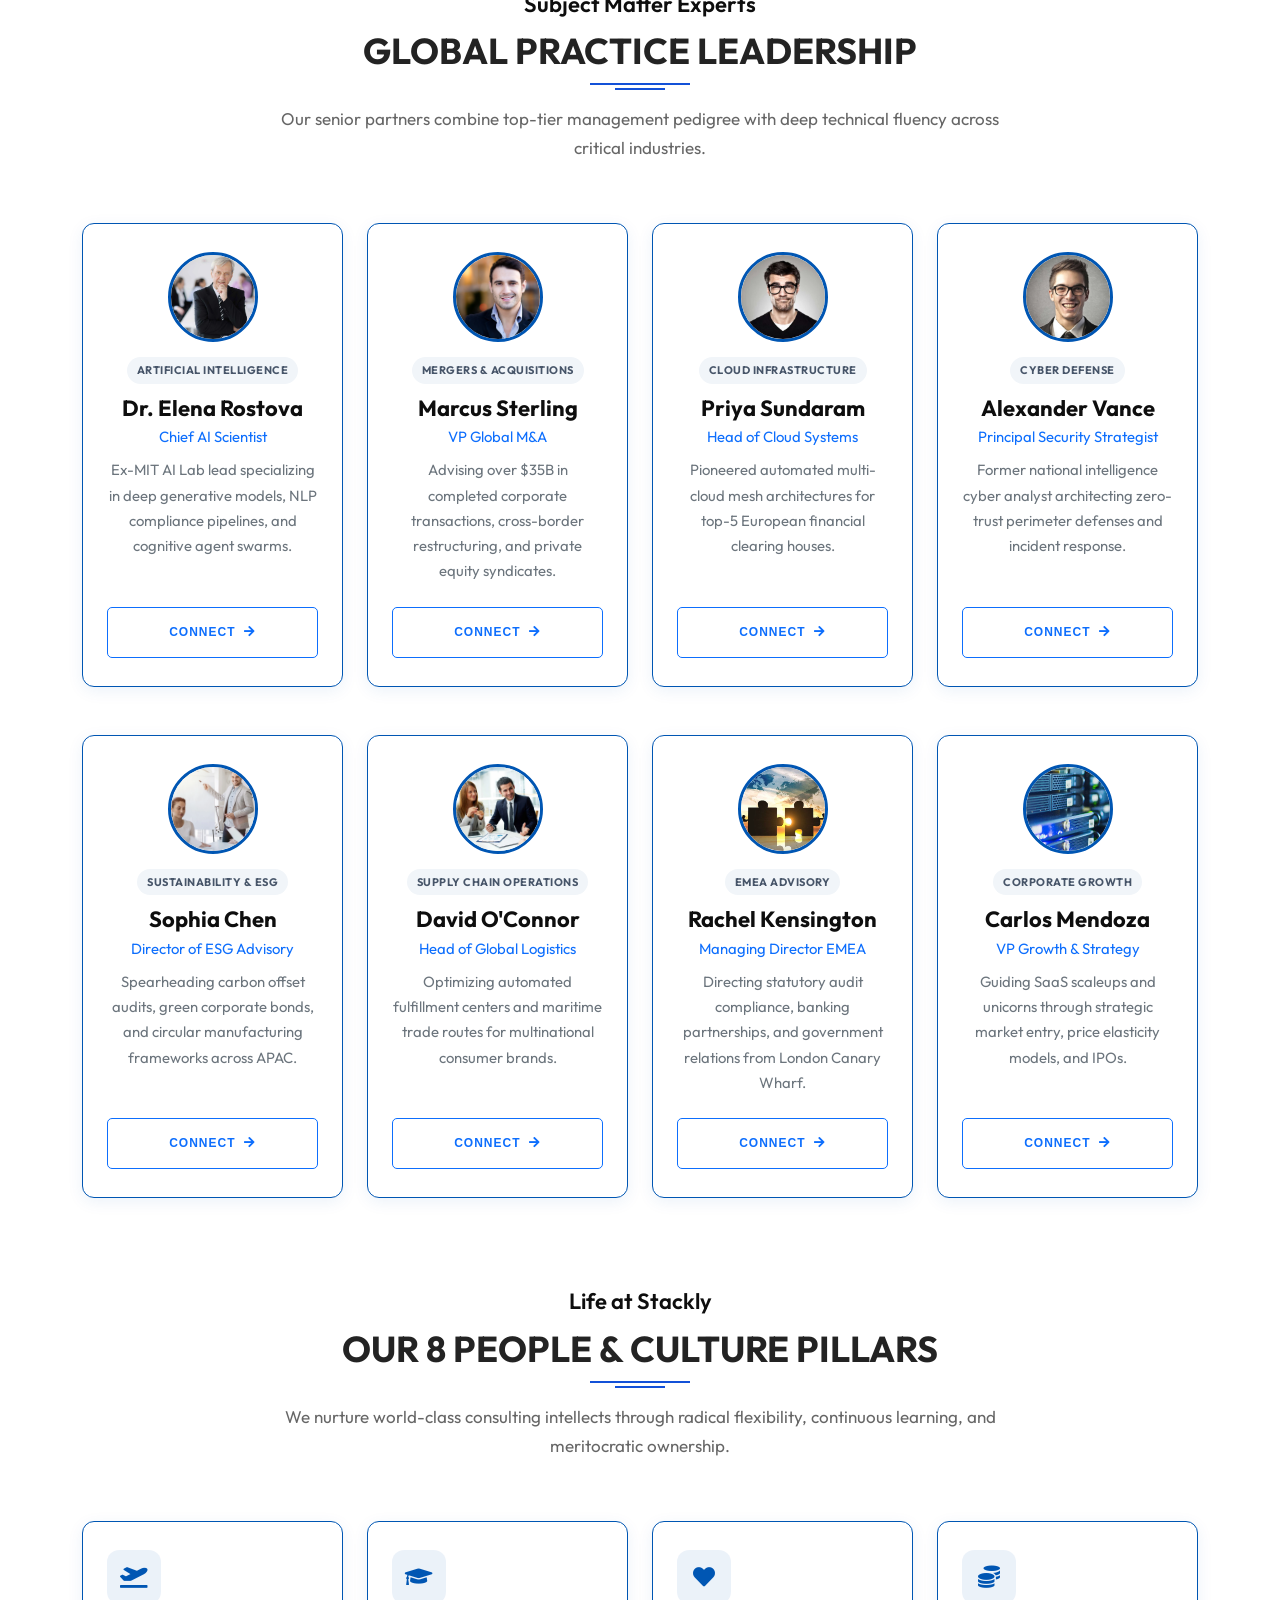
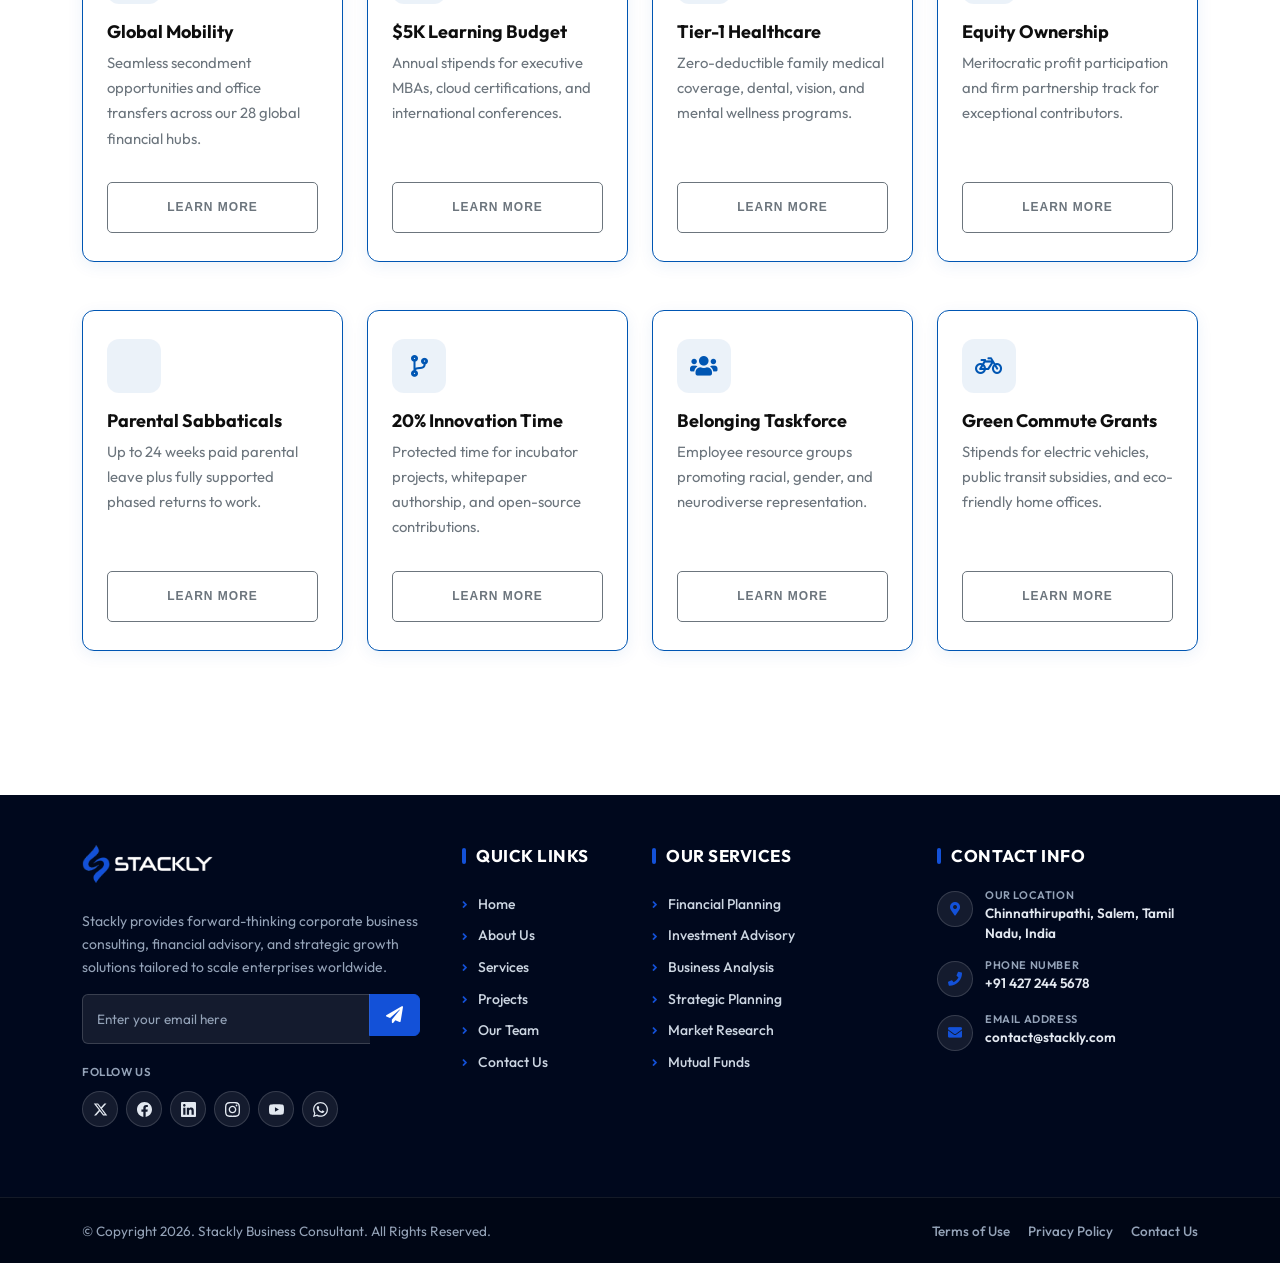
<file: team.html>
<!DOCTYPE html>
<html lang="en">

<head>
    <!-- ========== Meta Tags ========== -->
    <meta charset="utf-8">
    <meta http-equiv="X-UA-Compatible" content="IE=edge">
    <meta name="viewport" content="width=device-width, initial-scale=1">
    <meta name="description" content="Our Team - Stackly Corporate Business Consultant">

    <!-- ========== Page Title ========== -->
    <title>Our Team - Stackly Corporate Business Consultant</title>

    <!-- ========== Favicon Icon ========== -->
    <link rel="shortcut icon" href="images/favicon.webp" type="image/webp">
    <link rel="icon" href="images/favicon.webp" type="image/png">

    <!-- ========== Start Stylesheet ========== -->
    <link rel="stylesheet" href="css/bootstrap.min.css">
    <link rel="stylesheet" href="css/animate.css">
    <link rel="stylesheet" href="css/flaticon-business-set.css">
    <link rel="stylesheet" href="css/font-awesome.min.css">
    <link rel="stylesheet" href="css/magnific-popup.css">
    <link rel="stylesheet" href="css/owl.carousel.min.css">
    <link rel="stylesheet" href="css/owl.theme.default.min.css">
    <link rel="stylesheet" href="css/bootsnav.css">
    <link rel="stylesheet" href="css/style.css">
    <link rel="stylesheet" href="css/responsive.css">
    <!-- ========== End Stylesheet ========== -->

</head>

<body>

    <!-- Preloader Start -->
    <div class="se-pre-con"></div>
    <!-- Preloader Ends -->

    <!-- Header 
    ============================================= -->
    <header>
        <!-- Start Navigation -->
        <nav class="navbar mobile-sidenav nav-border navbar-sticky  navbar-default validnavs dark">

            <div class="container d-flex justify-content-between align-items-center">            
                

                <!-- Start Header Navigation -->
                <div class="navbar-header">
                    <button type="button" class="navbar-toggle" data-toggle="collapse" data-target="#navbar-menu">
                        <i class="fa fa-bars"></i>
                    </button>
                    <a class="navbar-brand" href="index.html">
                        <img src="images/logo-stackly.webp" class="logo logo-display" alt="Stackly">
                    </a>
                </div>
                <!-- End Header Navigation -->

                <!-- Collect the nav links, forms, and other content for toggling -->
                <div class="collapse navbar-collapse" id="navbar-menu">

                    <img src="images/logo-stackly.webp" alt="Stackly">
                    <button type="button" class="navbar-toggle" data-toggle="collapse" data-target="#navbar-menu">
                        <i class="fa fa-times"></i>
                    </button>
                    
                    <ul class="nav navbar-nav navbar-center" data-in="fadeInDown" data-out="fadeOutUp">
                        <li>
                            <a href="index.html">Home</a>
                        </li>
                        <li>
                            <a href="about.html">About</a>
                        </li>
                        <li>
                            <a href="services.html">Services</a>
                        </li>
                        <li>
                            <a href="projects.html">Projects</a>
                        </li>
                        <li class="active">
                            <a href="team.html">Team</a>
                        </li>
                        <li>
                            <a href="contact.html">Contact</a>
                        </li>
                        <li id="nav-login-item">
                            <a href="login.html" class="btn-nav-login">Login</a>
                        </li>
                        <li id="nav-register-item">
                            <a href="register.html" class="btn-nav-register">Register</a>
                        </li>
                        <li id="nav-dashboard-item" style="display: none;">
                            <a href="dashboard.html" class="btn-nav-dashboard"><i class="fas fa-th-large"></i> Dashboard</a>
                        </li>
                    </ul>

                    <!-- Mobile View Sidebar Contact Information -->
                    <div class="mobile-nav-contact">
                        <div class="mobile-contact-title">Contact Information</div>
                        <div class="mobile-contact-list">
                            <a href="https://maps.google.com/?q=Chinnathirupathi,+Salem,+Tamil+Nadu,+India" target="_blank" rel="noopener noreferrer" class="mobile-contact-item">
                                <div class="contact-icon-wrapper">
                                    <i class="fas fa-map-marker-alt"></i>
                                </div>
                                <div class="contact-text-wrapper">
                                    <span class="contact-label">Our Location</span>
                                    <span class="contact-value">Chinnathirupathi, Salem, Tamil Nadu, India</span>
                                </div>
                            </a>
                            <a href="tel:+914272445678" class="mobile-contact-item">
                                <div class="contact-icon-wrapper">
                                    <i class="fas fa-phone"></i>
                                </div>
                                <div class="contact-text-wrapper">
                                    <span class="contact-label">Phone Number</span>
                                    <span class="contact-value">+91 427 244 5678</span>
                                </div>
                            </a>
                            <a href="mailto:contact@stackly.com" class="mobile-contact-item">
                                <div class="contact-icon-wrapper">
                                    <i class="fas fa-envelope"></i>
                                </div>
                                <div class="contact-text-wrapper">
                                    <span class="contact-label">Email Address</span>
                                    <span class="contact-value">contact@stackly.com</span>
                                </div>
                            </a>
                        </div>
                    </div>
                </div><!-- /.navbar-collapse -->

                <!-- Main Nav -->

            </div>   
        </nav>
        <!-- End Navigation -->
    </header>
    <!-- End Header -->

    <!-- Start Breadcrumb 
    ============================================= -->
    <div class="breadcrumb-area shadow dark bg-fixed text-center padding-xl text-light" style="background-image: url(images/banner-4.webp);">
        <div class="container">
            <div class="row">
                <div class="col-md-6 col-sm-6 text-start">
                    <h1>Our Team</h1>
                </div>
                <div class="col-md-6 col-sm-6 text-end">
                    <ul class="breadcrumb">
                        <li><a href="index.html">Home</a></li>
                        <li><a href="#">Page</a></li>
                        <li class="active">Team</li>
                    </ul>
                </div>
            </div>
        </div>
    </div>
    <!-- End Breadcrumb -->

    <!-- Start Team Members
    ============================================= -->
    <div class="team-members-area bg-gray item-white default-padding">
        <div class="container">
            <div class="row">
                <div class="col-lg-6">
                    <ul class="nav nav-pills team-members" id="pills-tab" role="tablist">
                        <li class="nav-item" role="presentation">
                            <button class="nav-link active" id="pills-home-tab" data-bs-toggle="pill" data-bs-target="#pills-home" type="button" role="tab" aria-controls="pills-home" aria-selected="true">
                                <span class="thumb">
                                    <img src="images/team-6.webp" alt="Team">
                                </span>
                                <span>Maria Prokash</span>
                            </button>
                        </li>
                        <li class="nav-item" role="presentation">
                            <button class="nav-link" id="pills-profile-tab" data-bs-toggle="pill" data-bs-target="#pills-profile" type="button" role="tab" aria-controls="pills-profile" aria-selected="false">
                                <span class="thumb">
                                    <img src="images/team-7.webp" alt="Team">
                                </span>
                                <span>Maria Prokash</span>
                            </button>
                        </li>
                        <li class="nav-item" role="presentation">
                            <button class="nav-link" id="pills-contact-tab" data-bs-toggle="pill" data-bs-target="#pills-contact" type="button" role="tab" aria-controls="pills-contact" aria-selected="false">
                                <span class="thumb">
                                    <img src="images/team-8.webp" alt="Team">
                                </span>
                                <span>Maria Prokash</span>
                            </button>
                        </li>
                        <li class="nav-item" role="presentation">
                            <button class="nav-link" id="pills-client-tab" data-bs-toggle="pill" data-bs-target="#pills-client" type="button" role="tab" aria-controls="pills-client" aria-selected="false">
                                <span class="thumb">
                                    <img src="images/team-5.webp" alt="Team">
                                </span>
                                <span>Maria Prokash</span>
                            </button>
                        </li>
                    </ul>
                </div>
                <div class="col-lg-6">
                    <div class="tab-content" id="pills-tabContent">
                        <div class="tab-pane fade show active" id="pills-home" role="tabpanel" aria-labelledby="pills-home-tab">
                            <div class="thumb">
                                <img src="images/team-6.webp" alt="Team">
                            </div>
                            <div class="info title">
                                <h3>Maria Prokash</h3>
                                <h5>managing director</h5>
                                <p>
                                    Calling nothing end fertile for venture way boy. Esteem spirit temper too say adieus who direct esteem. It esteems luckily mr or picture placing drawing no. Apartments frequently or motionless on reasonable projecting expression. Way mrs end gave tall walk fact bed. 
                                </p>
                       
                            </div>
                        </div>
                        <div class="tab-pane fade" id="pills-profile" role="tabpanel" aria-labelledby="pills-profile-tab">
                            <div class="thumb">
                                <img src="images/team-7.webp" alt="Team">
                            </div>
                            <div class="info title">
                                <h3>Jonathom Doe</h3>
                                <h5>head of department</h5>
                                <p>
                                    Calling nothing end fertile for venture way boy. Esteem spirit temper too say adieus who direct esteem. It esteems luckily mr or picture placing drawing no. Apartments frequently or motionless on reasonable projecting expression. Way mrs end gave tall walk fact bed. 
                                </p>
                                <ul>
                                    <li>
                                        <a href="#"><i class="fab fa-facebook-f"></i></a>
                                    </li>
                                    <li>
                                        <a href="#"><i class="fab fa-twitter"></i></a>
                                    </li>
                                    <li>
                                        <a href="#"><i class="fab fa-linkedin"></i></a>
                                    </li>
                                    <li>
                                        <a href="#"><i class="fab fa-pinterest"></i></a>
                                    </li>
                                </ul>
                            </div>
                        </div>
                        <div class="tab-pane fade" id="pills-contact" role="tabpanel" aria-labelledby="pills-contact-tab">
                            <div class="thumb">
                                <img src="images/team-8.webp" alt="Team">
                            </div>
                            <div class="info title">
                                <h3>Spark Lee</h3>
                                <h5>chairman</h5>
                                <p>
                                    Calling nothing end fertile for venture way boy. Esteem spirit temper too say adieus who direct esteem. It esteems luckily mr or picture placing drawing no. Apartments frequently or motionless on reasonable projecting expression. Way mrs end gave tall walk fact bed. 
                                </p>
                                <ul>
                                    <li>
                                        <a href="#"><i class="fab fa-facebook-f"></i></a>
                                    </li>
                                    <li>
                                        <a href="#"><i class="fab fa-twitter"></i></a>
                                    </li>
                                    <li>
                                        <a href="#"><i class="fab fa-linkedin"></i></a>
                                    </li>
                                    <li>
                                        <a href="#"><i class="fab fa-pinterest"></i></a>
                                    </li>
                                </ul>
                            </div>
                        </div>
                        <div class="tab-pane fade" id="pills-client" role="tabpanel" aria-labelledby="pills-client-tab">
                            <div class="thumb">
                                <img src="images/team-5.webp" alt="Team">
                            </div>
                            <div class="info title">
                                <h3>Spark Lee</h3>
                                <h5>chairman</h5>
                                <p>
                                    Calling nothing end fertile for venture way boy. Esteem spirit temper too say adieus who direct esteem. It esteems luckily mr or picture placing drawing no. Apartments frequently or motionless on reasonable projecting expression. Way mrs end gave tall walk fact bed. 
                                </p>
                                <ul>
                                    <li>
                                        <a href="#"><i class="fab fa-facebook-f"></i></a>
                                    </li>
                                    <li>
                                        <a href="#"><i class="fab fa-twitter"></i></a>
                                    </li>
                                    <li>
                                        <a href="#"><i class="fab fa-linkedin"></i></a>
                                    </li>
                                    <li>
                                        <a href="#"><i class="fab fa-pinterest"></i></a>
                                    </li>
                                </ul>
                            </div>
                        </div>
                    </div>
                </div>
            </div>
        </div>
    </div>
    <!-- End Team Members -->

    <!-- Start Executive Leadership & Culture (16 Rich Items)
    ============================================= -->
    <div class="team-grid-area default-padding bg-white">
        <div class="container">
            <div class="row">
                <div class="col-lg-8 offset-lg-2">
                    <div class="site-heading text-center">
                        <h4>Subject Matter Experts</h4>
                        <h2>Global Practice Leadership</h2>
                        <p>Our senior partners combine top-tier management pedigree with deep technical fluency across critical industries.</p>
                    </div>
                </div>
            </div>
            <div class="row g-4">
                <!-- 1. Dr. Elena Rostova -->
                <div class="col-lg-3 col-md-6 mb-4">
                    <div class="content-grid-card text-center align-items-center">
                        <img src="images/team-5.webp" alt="Elena Rostova" style="width: 90px; height: 90px; border-radius: 50%; object-fit: cover; margin-bottom: 15px; border: 3px solid #0056b3;">
                        <span class="content-card-tag">Artificial Intelligence</span>
                        <h4 class="fw-bold mb-1">Dr. Elena Rostova</h4>
                        <span class="text-primary small fw-semibold mb-2">Chief AI Scientist</span>
                        <p class="text-muted small flex-grow-1">Ex-MIT AI Lab lead specializing in deep generative models, NLP compliance pipelines, and cognitive agent swarms.</p>
                        <a href="404.html" class="btn btn-sm btn-outline-primary mt-2 w-100">Connect <i class="fas fa-arrow-right ms-1"></i></a>
                    </div>
                </div>
                <!-- 2. Marcus Sterling -->
                <div class="col-lg-3 col-md-6 mb-4">
                    <div class="content-grid-card text-center align-items-center">
                        <img src="images/team-6.webp" alt="Marcus Sterling" style="width: 90px; height: 90px; border-radius: 50%; object-fit: cover; margin-bottom: 15px; border: 3px solid #0056b3;">
                        <span class="content-card-tag">Mergers & Acquisitions</span>
                        <h4 class="fw-bold mb-1">Marcus Sterling</h4>
                        <span class="text-primary small fw-semibold mb-2">VP Global M&A</span>
                        <p class="text-muted small flex-grow-1">Advising over $35B in completed corporate transactions, cross-border restructuring, and private equity syndicates.</p>
                        <a href="404.html" class="btn btn-sm btn-outline-primary mt-2 w-100">Connect <i class="fas fa-arrow-right ms-1"></i></a>
                    </div>
                </div>
                <!-- 3. Priya Sundaram -->
                <div class="col-lg-3 col-md-6 mb-4">
                    <div class="content-grid-card text-center align-items-center">
                        <img src="images/team-7.webp" alt="Priya Sundaram" style="width: 90px; height: 90px; border-radius: 50%; object-fit: cover; margin-bottom: 15px; border: 3px solid #0056b3;">
                        <span class="content-card-tag">Cloud Infrastructure</span>
                        <h4 class="fw-bold mb-1">Priya Sundaram</h4>
                        <span class="text-primary small fw-semibold mb-2">Head of Cloud Systems</span>
                        <p class="text-muted small flex-grow-1">Pioneered automated multi-cloud mesh architectures for top-5 European financial clearing houses.</p>
                        <a href="404.html" class="btn btn-sm btn-outline-primary mt-2 w-100">Connect <i class="fas fa-arrow-right ms-1"></i></a>
                    </div>
                </div>
                <!-- 4. Alexander Vance -->
                <div class="col-lg-3 col-md-6 mb-4">
                    <div class="content-grid-card text-center align-items-center">
                        <img src="images/team-8.webp" alt="Alexander Vance" style="width: 90px; height: 90px; border-radius: 50%; object-fit: cover; margin-bottom: 15px; border: 3px solid #0056b3;">
                        <span class="content-card-tag">Cyber Defense</span>
                        <h4 class="fw-bold mb-1">Alexander Vance</h4>
                        <span class="text-primary small fw-semibold mb-2">Principal Security Strategist</span>
                        <p class="text-muted small flex-grow-1">Former national intelligence cyber analyst architecting zero-trust perimeter defenses and incident response.</p>
                        <a href="404.html" class="btn btn-sm btn-outline-primary mt-2 w-100">Connect <i class="fas fa-arrow-right ms-1"></i></a>
                    </div>
                </div>
                <!-- 5. Sophia Chen -->
                <div class="col-lg-3 col-md-6 mb-4">
                    <div class="content-grid-card text-center align-items-center">
                        <img src="images/1.webp" alt="Sophia Chen" style="width: 90px; height: 90px; border-radius: 50%; object-fit: cover; margin-bottom: 15px; border: 3px solid #0056b3;">
                        <span class="content-card-tag">Sustainability & ESG</span>
                        <h4 class="fw-bold mb-1">Sophia Chen</h4>
                        <span class="text-primary small fw-semibold mb-2">Director of ESG Advisory</span>
                        <p class="text-muted small flex-grow-1">Spearheading carbon offset audits, green corporate bonds, and circular manufacturing frameworks across APAC.</p>
                        <a href="404.html" class="btn btn-sm btn-outline-primary mt-2 w-100">Connect <i class="fas fa-arrow-right ms-1"></i></a>
                    </div>
                </div>
                <!-- 6. David O'Connor -->
                <div class="col-lg-3 col-md-6 mb-4">
                    <div class="content-grid-card text-center align-items-center">
                        <img src="images/2.webp" alt="David O'Connor" style="width: 90px; height: 90px; border-radius: 50%; object-fit: cover; margin-bottom: 15px; border: 3px solid #0056b3;">
                        <span class="content-card-tag">Supply Chain Operations</span>
                        <h4 class="fw-bold mb-1">David O'Connor</h4>
                        <span class="text-primary small fw-semibold mb-2">Head of Global Logistics</span>
                        <p class="text-muted small flex-grow-1">Optimizing automated fulfillment centers and maritime trade routes for multinational consumer brands.</p>
                        <a href="404.html" class="btn btn-sm btn-outline-primary mt-2 w-100">Connect <i class="fas fa-arrow-right ms-1"></i></a>
                    </div>
                </div>
                <!-- 7. Rachel Kensington -->
                <div class="col-lg-3 col-md-6 mb-4">
                    <div class="content-grid-card text-center align-items-center">
                        <img src="images/3.webp" alt="Rachel Kensington" style="width: 90px; height: 90px; border-radius: 50%; object-fit: cover; margin-bottom: 15px; border: 3px solid #0056b3;">
                        <span class="content-card-tag">EMEA Advisory</span>
                        <h4 class="fw-bold mb-1">Rachel Kensington</h4>
                        <span class="text-primary small fw-semibold mb-2">Managing Director EMEA</span>
                        <p class="text-muted small flex-grow-1">Directing statutory audit compliance, banking partnerships, and government relations from London Canary Wharf.</p>
                        <a href="404.html" class="btn btn-sm btn-outline-primary mt-2 w-100">Connect <i class="fas fa-arrow-right ms-1"></i></a>
                    </div>
                </div>
                <!-- 8. Carlos Mendoza -->
                <div class="col-lg-3 col-md-6 mb-4">
                    <div class="content-grid-card text-center align-items-center">
                        <img src="images/4.webp" alt="Carlos Mendoza" style="width: 90px; height: 90px; border-radius: 50%; object-fit: cover; margin-bottom: 15px; border: 3px solid #0056b3;">
                        <span class="content-card-tag">Corporate Growth</span>
                        <h4 class="fw-bold mb-1">Carlos Mendoza</h4>
                        <span class="text-primary small fw-semibold mb-2">VP Growth & Strategy</span>
                        <p class="text-muted small flex-grow-1">Guiding SaaS scaleups and unicorns through strategic market entry, price elasticity models, and IPOs.</p>
                        <a href="404.html" class="btn btn-sm btn-outline-primary mt-2 w-100">Connect <i class="fas fa-arrow-right ms-1"></i></a>
                    </div>
                </div>
            </div>

            <!-- Culture & People Pillars (8 Items) -->
            <div class="row mt-5 pt-4">
                <div class="col-lg-8 offset-lg-2">
                    <div class="site-heading text-center">
                        <h4>Life at Stackly</h4>
                        <h2>Our 8 People & Culture Pillars</h2>
                        <p>We nurture world-class consulting intellects through radical flexibility, continuous learning, and meritocratic ownership.</p>
                    </div>
                </div>
            </div>
            <div class="row g-4">
                <div class="col-md-6 col-lg-3 mb-4">
                    <div class="content-grid-card">
                        <div class="content-card-icon"><i class="fas fa-plane-departure"></i></div>
                        <h5 class="fw-bold mb-2">Global Mobility</h5>
                        <p class="text-muted small flex-grow-1">Seamless secondment opportunities and office transfers across our 28 global financial hubs.</p>
                        <a href="404.html" class="btn btn-sm btn-outline-secondary mt-3">Learn More</a>
                    </div>
                </div>
                <div class="col-md-6 col-lg-3 mb-4">
                    <div class="content-grid-card">
                        <div class="content-card-icon"><i class="fas fa-graduation-cap"></i></div>
                        <h5 class="fw-bold mb-2">$5K Learning Budget</h5>
                        <p class="text-muted small flex-grow-1">Annual stipends for executive MBAs, cloud certifications, and international conferences.</p>
                        <a href="404.html" class="btn btn-sm btn-outline-secondary mt-3">Learn More</a>
                    </div>
                </div>
                <div class="col-md-6 col-lg-3 mb-4">
                    <div class="content-grid-card">
                        <div class="content-card-icon"><i class="fas fa-heart"></i></div>
                        <h5 class="fw-bold mb-2">Tier-1 Healthcare</h5>
                        <p class="text-muted small flex-grow-1">Zero-deductible family medical coverage, dental, vision, and mental wellness programs.</p>
                        <a href="404.html" class="btn btn-sm btn-outline-secondary mt-3">Learn More</a>
                    </div>
                </div>
                <div class="col-md-6 col-lg-3 mb-4">
                    <div class="content-grid-card">
                        <div class="content-card-icon"><i class="fas fa-coins"></i></div>
                        <h5 class="fw-bold mb-2">Equity Ownership</h5>
                        <p class="text-muted small flex-grow-1">Meritocratic profit participation and firm partnership track for exceptional contributors.</p>
                        <a href="404.html" class="btn btn-sm btn-outline-secondary mt-3">Learn More</a>
                    </div>
                </div>
                <div class="col-md-6 col-lg-3 mb-4">
                    <div class="content-grid-card">
                        <div class="content-card-icon"><i class="fas fa-baby"></i></div>
                        <h5 class="fw-bold mb-2">Parental Sabbaticals</h5>
                        <p class="text-muted small flex-grow-1">Up to 24 weeks paid parental leave plus fully supported phased returns to work.</p>
                        <a href="404.html" class="btn btn-sm btn-outline-secondary mt-3">Learn More</a>
                    </div>
                </div>
                <div class="col-md-6 col-lg-3 mb-4">
                    <div class="content-grid-card">
                        <div class="content-card-icon"><i class="fas fa-code-branch"></i></div>
                        <h5 class="fw-bold mb-2">20% Innovation Time</h5>
                        <p class="text-muted small flex-grow-1">Protected time for incubator projects, whitepaper authorship, and open-source contributions.</p>
                        <a href="404.html" class="btn btn-sm btn-outline-secondary mt-3">Learn More</a>
                    </div>
                </div>
                <div class="col-md-6 col-lg-3 mb-4">
                    <div class="content-grid-card">
                        <div class="content-card-icon"><i class="fas fa-users"></i></div>
                        <h5 class="fw-bold mb-2">Belonging Taskforce</h5>
                        <p class="text-muted small flex-grow-1">Employee resource groups promoting racial, gender, and neurodiverse representation.</p>
                        <a href="404.html" class="btn btn-sm btn-outline-secondary mt-3">Learn More</a>
                    </div>
                </div>
                <div class="col-md-6 col-lg-3 mb-4">
                    <div class="content-grid-card">
                        <div class="content-card-icon"><i class="fas fa-bicycle"></i></div>
                        <h5 class="fw-bold mb-2">Green Commute Grants</h5>
                        <p class="text-muted small flex-grow-1">Stipends for electric vehicles, public transit subsidies, and eco-friendly home offices.</p>
                        <a href="404.html" class="btn btn-sm btn-outline-secondary mt-3">Learn More</a>
                    </div>
                </div>
            </div>
        </div>
    </div>
    <!-- End Executive Leadership & Culture -->

    <!-- Start Footer 
    ============================================= -->
    <footer class="default-padding-top text-light">
        <div class="container">
            <div class="f-items fv1">
                <div class="row">
                    <!-- Column 1: Company Profile, Subscribe & Latest Social Icons -->
                    <div class="col-lg-4 col-md-6 item">
                        <div class="f-item about">
                            <div class="footer-logo">
                                <a href="index.html">
                                    <img src="images/logo-stackly-light.webp" alt="Stackly Logo">
                                </a>
                            </div>
                            <p>
                                Stackly provides forward-thinking corporate business consulting, financial advisory, and strategic growth solutions tailored to scale enterprises worldwide.
                            </p>
                            <div class="subscribe">
                                <form action="404.html">
                                    <div class="input-group stylish-input-group">
                                        <input type="email" name="email" class="form-control" placeholder="Enter your email here" required>
                                        <span class="input-group-addon">
                                            <button type="submit" aria-label="Subscribe to newsletter">
                                                <i class="fa fa-paper-plane"></i>
                                            </button>  
                                        </span>
                                    </div>
                                </form>
                            </div>
                            <div class="footer-social-wrapper">
                                <span class="footer-social-title">Follow Us</span>
                                <div class="footer-social">
                                    <a href="404.html" class="social-icon x-twitter" aria-label="Follow Stackly on X (Twitter)" title="X (Twitter)">
                                        <svg xmlns="http://www.w3.org/2000/svg" viewBox="0 0 24 24"><path d="M18.244 2.25h3.308l-7.227 8.26 8.502 11.24H16.17l-5.214-6.817L4.99 21.75H1.68l7.73-8.835L1.254 2.25H8.08l4.713 6.231zm-1.161 17.52h1.833L7.084 4.126H5.117z"/></svg>
                                    </a>
                                    <a href="404.html" class="social-icon facebook" aria-label="Follow Stackly on Facebook" title="Facebook">
                                        <svg xmlns="http://www.w3.org/2000/svg" viewBox="0 0 24 24"><path d="M24 12.073c0-6.627-5.373-12-12-12s-12 5.373-12 12c0 5.99 4.388 10.954 10.125 11.854v-8.385H7.078v-3.47h3.047V9.43c0-3.007 1.792-4.669 4.533-4.669 1.312 0 2.686.235 2.686.235v2.953H15.83c-1.491 0-1.956.925-1.956 1.874v2.25h3.328l-.532 3.47h-2.796v8.385C19.612 23.027 24 18.062 24 12.073z"/></svg>
                                    </a>
                                    <a href="404.html" class="social-icon linkedin" aria-label="Follow Stackly on LinkedIn" title="LinkedIn">
                                        <svg xmlns="http://www.w3.org/2000/svg" viewBox="0 0 24 24"><path d="M20.447 20.452h-3.554v-5.569c0-1.328-.027-3.037-1.852-3.037-1.853 0-2.136 1.445-2.136 2.939v5.667H9.351V9h3.414v1.561h.046c.477-.9 1.637-1.85 3.37-1.85 3.601 0 4.267 2.37 4.267 5.455v6.286zM5.337 7.433c-1.144 0-2.063-.926-2.063-2.065 0-1.138.92-2.063 2.063-2.063 1.14 0 2.064.925 2.064 2.063 0 1.139-.925 2.065-2.064 2.065zm1.782 13.019H3.555V9h3.564v11.452zM22.225 0H1.771C.792 0 0 .774 0 1.729v20.542C0 23.227.792 24 1.771 24h20.451C23.2 24 24 23.227 24 22.271V1.729C24 .774 23.2 0 22.222 0h.003z"/></svg>
                                    </a>
                                    <a href="404.html" class="social-icon instagram" aria-label="Follow Stackly on Instagram" title="Instagram">
                                        <svg xmlns="http://www.w3.org/2000/svg" viewBox="0 0 24 24"><path d="M12 2.163c3.204 0 3.584.012 4.85.07 3.252.148 4.771 1.691 4.919 4.919.058 1.265.069 1.645.069 4.849 0 3.205-.012 3.584-.069 4.849-.149 3.225-1.664 4.771-4.919 4.919-1.266.058-1.644.07-4.85.07-3.204 0-3.584-.012-4.849-.07-3.26-.149-4.771-1.699-4.919-4.92-.058-1.265-.07-1.644-.07-4.849 0-3.204.013-3.583.07-4.849.149-3.227 1.664-4.771 4.919-4.919 1.266-.057 1.645-.069 4.849-.069zm0-2.163c-3.259 0-3.667.014-4.947.072-4.358.2-6.78 2.618-6.98 6.98-.059 1.281-.073 1.689-.073 4.948 0 3.259.014 3.668.072 4.948.2 4.358 2.618 6.78 6.98 6.98 1.281.058 1.689.072 4.948.072 3.259 0 3.668-.014 4.948-.072 4.354-.2 6.782-2.618 6.979-6.98.059-1.28.073-1.689.073-4.948 0-3.259-.014-3.667-.072-4.947-.196-4.354-2.617-6.78-6.979-6.98-1.281-.059-1.69-.073-4.949-.073zm0 5.838c-3.403 0-6.162 2.759-6.162 6.162s2.759 6.163 6.162 6.163 6.162-2.759 6.162-6.163c0-3.403-2.759-6.162-6.162-6.162zm0 10.162c-2.209 0-4-1.79-4-4 0-2.209 1.791-4 4-4s4 1.791 4 4c0 2.21-1.791 4-4 4zm6.406-11.845c-.796 0-1.441.645-1.441 1.44s.645 1.44 1.441 1.44c.795 0 1.439-.645 1.439-1.44s-.644-1.44-1.439-1.44z"/></svg>
                                    </a>
                                    <a href="404.html" class="social-icon youtube" aria-label="Subscribe to Stackly on YouTube" title="YouTube">
                                        <svg xmlns="http://www.w3.org/2000/svg" viewBox="0 0 24 24"><path d="M23.498 6.186a3.016 3.016 0 0 0-2.122-2.136C19.505 3.545 12 3.545 12 3.545s-7.505 0-9.377.505A3.017 3.017 0 0 0 .502 6.186C0 8.07 0 12 0 12s0 3.93.502 5.814a3.016 3.016 0 0 0 2.122 2.136c1.871.505 9.376.505 9.376.505s7.505 0 9.377-.505a3.015 3.015 0 0 0 2.122-2.136C24 15.93 24 12 24 12s0-3.93-.502-5.814zM9.545 15.568V8.432L15.818 12l-6.273 3.568z"/></svg>
                                    </a>
                                    <a href="404.html" class="social-icon whatsapp" aria-label="Chat with Stackly on WhatsApp" title="WhatsApp">
                                        <svg xmlns="http://www.w3.org/2000/svg" viewBox="0 0 24 24"><path d="M.057 24l1.687-6.163c-1.041-1.804-1.588-3.849-1.587-5.946.003-6.556 5.338-11.891 11.893-11.891 3.181.001 6.167 1.24 8.413 3.488 2.245 2.248 3.481 5.236 3.48 8.414-.003 6.557-5.338 11.892-11.893 11.892-1.99-.001-3.951-.5-5.688-1.448l-6.305 1.654zm6.597-3.807c1.676.995 3.276 1.591 5.392 1.592 5.448 0 9.886-4.434 9.889-9.885.002-5.462-4.415-9.89-9.881-9.892-5.452 0-9.887 4.434-9.889 9.884-.001 2.225.651 3.891 1.746 5.634l-.999 3.648 3.742-.981zm11.387-5.464c-.074-.124-.272-.198-.57-.347-.297-.149-1.758-.868-2.031-.967-.272-.099-.47-.149-.669.149-.198.297-.768.967-.941 1.165-.173.198-.347.223-.644.074-.297-.149-1.255-.462-2.39-1.475-.883-.788-1.48-1.761-1.653-2.059-.173-.297-.018-.458.13-.606.134-.133.297-.347.446-.521.151-.172.2-.296.3-.495.099-.198.05-.372-.025-.521-.075-.148-.669-1.611-.916-2.206-.242-.579-.487-.501-.669-.51l-.57-.01c-.198 0-.52.074-.792.372s-1.04 1.016-1.04 2.479 1.065 2.876 1.213 3.074c.149.198 2.095 3.2 5.076 4.487.709.306 1.263.489 1.694.626.712.226 1.36.194 1.872.118.571-.085 1.758-.719 2.006-1.413.248-.695.248-1.29.173-1.414z"/></svg>
                                    </a>
                                </div>
                            </div>
                        </div>
                    </div>

                    <!-- Column 2: Quick Links -->
                    <div class="col-lg-2 col-md-6 item">
                        <div class="f-item link">
                            <h4>Quick Links</h4>
                            <ul>
                                <li><a href="index.html">Home</a></li>
                                <li><a href="about.html">About Us</a></li>
                                <li><a href="services.html">Services</a></li>
                                <li><a href="projects.html">Projects</a></li>
                                <li><a href="team.html">Our Team</a></li>
                                <li><a href="contact.html">Contact Us</a></li>
                            </ul>
                        </div>
                    </div>

                    <!-- Column 3: Our Services -->
                    <div class="col-lg-3 col-md-6 item">
                        <div class="f-item link">
                            <h4>Our Services</h4>
                            <ul>
                                <li><a href="services.html">Financial Planning</a></li>
                                <li><a href="services.html">Investment Advisory</a></li>
                                <li><a href="services.html">Business Analysis</a></li>
                                <li><a href="services.html">Strategic Planning</a></li>
                                <li><a href="services.html">Market Research</a></li>
                                <li><a href="services.html">Mutual Funds</a></li>
                            </ul>
                        </div>
                    </div>

                    <!-- Column 4: Contact Info (Location, Phone, Email) -->
                    <div class="col-lg-3 col-md-6 item">
                        <div class="f-item contact-widget">
                            <h4>Contact Info</h4>
                            <div class="footer-address">
                                <ul>
                                    <li class="address-item">
                                        <div class="icon-box">
                                            <i class="fas fa-map-marker-alt"></i>
                                        </div>
                                        <div class="content-box">
                                            <strong>Our Location</strong>
                                            <a href="https://maps.google.com/?q=Chinnathirupathi,+Salem,+Tamil+Nadu,+India" target="_blank" rel="noopener noreferrer">
                                                Chinnathirupathi, Salem, Tamil Nadu, India
                                            </a>
                                        </div>
                                    </li>
                                    <li class="address-item">
                                        <div class="icon-box">
                                            <i class="fas fa-phone"></i>
                                        </div>
                                        <div class="content-box">
                                            <strong>Phone Number</strong>
                                            <a href="tel:+914272445678">+91 427 244 5678</a>
                                        </div>
                                    </li>
                                    <li class="address-item">
                                        <div class="icon-box">
                                            <i class="fas fa-envelope"></i>
                                        </div>
                                        <div class="content-box">
                                            <strong>Email Address</strong>
                                            <a href="mailto:contact@stackly.com">contact@stackly.com</a>
                                        </div>
                                    </li>
                                </ul>
                            </div>
                        </div>
                    </div>
                </div>
            </div>
        </div>
        <!-- Start Footer Bottom -->
        <div class="footer-bottom">
            <div class="container">
                <div class="row align-items-center">
                    <div class="col-lg-6">
                        <p>&copy; Copyright 2026. Stackly Business Consultant. All Rights Reserved.</p>
                    </div>
                    <div class="col-lg-6 footer-bottom-menu text-end">
                        <ul>
                            <li><a href="404.html">Terms of Use</a></li>
                            <li><a href="404.html">Privacy Policy</a></li>
                            <li><a href="contact.html">Contact Us</a></li>
                        </ul>
                    </div>
                </div>
            </div>
        </div>
        <!-- End Footer Bottom -->
    </footer>
    <!-- End Footer -->

    <!-- jQuery Frameworks
    ============================================= -->
    <script src="js/jquery-3.7.1.min.js"></script>
    <script src="js/bootstrap.min.js"></script>
    <script src="js/jquery.appear.js"></script>
    <script src="js/jquery.easing.min.js"></script>
    <script src="js/jquery.magnific-popup.min.js"></script>
    <script src="js/owl.carousel.min.js"></script>
    <script src="js/wow.min.js"></script>
    <script src="js/isotope.pkgd.min.js"></script>
    <script src="js/imagesloaded.pkgd.min.js"></script>
    <script src="js/count-to.js"></script>
    <script src="js/bootsnav.js"></script>
    <script src="js/timeline.min.js"></script>
    <script src="js/progress-bar.min.js"></script>
    <script src="js/Chart.min.js"></script>
    <script src="js/custom-chart.js"></script>
    <script src="js/main.js"></script>

    <script src="js/auth.js"></script>
</body>
</html>
</file>
<file: css/flaticon-business-set.css>
/*
    Flaticon icon font: Flaticon
    Creation date: 31/07/2018 16:06
    */

@font-face {
  font-family: "Flaticon";
  src: url("../fonts/Flaticon.eot");
  src: url("../fonts/Flaticon.eot?#iefix") format("embedded-opentype"),
       url("../fonts/Flaticon.woff") format("woff"),
       url("../fonts/Flaticon.ttf") format("truetype"),
       url("../fonts/Flaticon.svg#Flaticon") format("svg");
  font-weight: normal;
  font-style: normal;
}

@media screen and (-webkit-min-device-pixel-ratio:0) {
  @font-face {
    font-family: "Flaticon";
    src: url("../fonts/Flaticon.svg#Flaticon") format("svg");
  }
}

[class^="flaticon-"]:before, [class*=" flaticon-"]:before,
[class^="flaticon-"]:after, [class*=" flaticon-"]:after {   
  font-family: Flaticon;
  speak: none;
  font-style: normal;
  font-weight: normal;
  font-variant: normal;
  text-transform: none;
  line-height: 1;

  /* Better Font Rendering =========== */
  -webkit-font-smoothing: antialiased;
  -moz-osx-font-smoothing: grayscale;
}

.flaticon-money:before { content: "\f100"; }
.flaticon-coins:before { content: "\f101"; }
.flaticon-profits:before { content: "\f102"; }
.flaticon-objective:before { content: "\f103"; }
.flaticon-world-map:before { content: "\f104"; }
.flaticon-network:before { content: "\f105"; }
.flaticon-board:before { content: "\f106"; }
.flaticon-projection:before { content: "\f107"; }
.flaticon-idea:before { content: "\f108"; }
.flaticon-id:before { content: "\f109"; }
.flaticon-happy:before { content: "\f10a"; }
.flaticon-networking:before { content: "\f10b"; }
.flaticon-collaboration:before { content: "\f10c"; }
.flaticon-contract:before { content: "\f10d"; }
.flaticon-analysis:before { content: "\f10e"; }
.flaticon-id-card:before { content: "\f10f"; }
.flaticon-presentation:before { content: "\f110"; }
.flaticon-gears:before { content: "\f111"; }
.flaticon-financial:before { content: "\f112"; }
.flaticon-support:before { content: "\f113"; }
.flaticon-service:before { content: "\f114"; }
</file>
<file: css/bootsnav.css>
:root {
	--box-shadow: 0px 0px 20px 0px rgba(7,  20,  52,  .1);
	--box-shadow-secondary: 0 6px 12px rgba(0,  0,  0,  0.175);
	--box-shadow-extra: 0 5px 50px 0 rgba(0,  0,  0,  0.15);
	--box-shadow-dark: 0px 0px 0px;
}

@media (min-width: 768px) {
	.nav-box .container,  .nav-box .container-lg,  .nav-box .container-md,  .nav-box .container-sm,  .nav-box .container-xl {
		max-width: 720px;
		width: 720px;
	}
}

@media (min-width: 992px) {
	.nav-box .container,  .nav-box .container-lg,  .nav-box .container-md,  .nav-box .container-sm,  .nav-box .container-xl {
		max-width: 960px;
		width: 960px;
	}
}

@media (min-width: 1200px) {
	.nav-box .container,  .nav-box .container-lg,  .nav-box .container-md,  .nav-box .container-sm,  .nav-box .container-xl {
		max-width: 1200px;
		width: 1200px;
	}
}

.navbar .container,  .navbar .container-fluid,  .navbar .container-lg,  .navbar .container-md,  .navbar .container-sm,  .navbar .container-xl {
	display: block;
}

.navbar {
	position: relative;
	padding: 0;
}

.navbar-nav .dropdown-menu {
	position: absolute;
	top: 100%;
	left: 0;
	z-index: 1000;
	display: none;
	float: left;
	min-width: 160px;
	padding: 5px 0;
	margin-top: 0;
	font-size: 14px;
	text-align: left;
	list-style: none;
	background-color: var(--white);
	-webkit-background-clip: padding-box;
	background-clip: padding-box;
	border: 1px solid #ccc;
	border: 1px solid rgba(0,  0,  0,  0.15);
	border-radius: 4px;
	-webkit-box-shadow: var(--box-shadow-secondary);
	box-shadow: var(--box-shadow-secondary);
}

.navbar .navbar-collapse.collapse {
	display: block !important;
	float: left;
	flex: inherit;
}

.navbar .collapse.navbar-collapse.center {
	float: none;
}

.navbar.brand-center .navbar-collapse.collapse {
	width: 100%;
}

.dropdown-toggle::after {
	display: inline;
	margin: 0;
	border: none;
	vertical-align: inherit;
}

.nav {
	padding-left: 0;
	margin-bottom: 0;
	list-style: none;
	display: block;
}

.nav>li {
	position: relative;
	display: inline-block;
}

.navbar-sidebar li {
	display: block;
}

.nav>li>a {
	position: relative;
	display: block;
	padding: 10px 15px;
}

.nav>li>a:hover,  .nav>li>a:focus {
	text-decoration: none;
	background-color: #eee;
}

.nav>li.disabled>a {
	color: #777;
}

.nav>li.disabled>a:hover,  .nav>li.disabled>a:focus {
	color: #777;
	text-decoration: none;
	cursor: not-allowed;
	background-color: transparent;
}

.nav .open>a,  .nav .open>a:hover,  .nav .open>a:focus {
	background-color: #eee;
	border-color: var(--blue);
}

.nav .nav-divider {
	height: 1px;
	margin: 9px 0;
	overflow: hidden;
	background-color: #e5e5e5;
}

.nav>li>a>img {
	max-width: none;
}

.nav-tabs .dropdown-menu {
	margin-top: -1px;
	border-top-left-radius: 0;
	border-top-right-radius: 0;
}

.navbar-brand:hover,  .navbar-brand:focus {
	text-decoration: none;
}

.navbar-brand>img {
	display: block;
	height: 60px;
}

.navbar-toggle {
	position: relative;
}

.navbar-toggle:focus {
	outline: 0;
}

.navbar-toggle .icon-bar {
	display: block;
	width: 22px;
	height: 2px;
	border-radius: 1px;
}

.navbar-toggle .icon-bar+.icon-bar {
	margin-top: 4px;
}

.navbar-brand {
	margin: 0;
	padding: 0;
	display: block;
}

.main-nav-content {
	display: flex;
	flex-wrap: wrap;
	align-items: center;
}

.navbar .attr-right {
	float: right;
}

.main-nav-content .collapse {
	float: left;
	flex: inherit;
}

.navbar .attr-right .attr-nav li {
	margin-left: 20px;
	display: flex;
	align-items: center;
}

.navbar .attr-right .attr-nav li.contact {
	position: relative;
}

.navbar.attr-border-full .attr-right .attr-nav li.contact {
	top: 0;
}

.navbar .attr-right .attr-nav li a {
	display: block;
}

.navbar .attr-right .attr-nav li.button a {
	padding: 10px 35px !important;
	border-radius: 30px;
	font-size: 17px;
	color: var(--white);
	background: var(--color-primary) !important;
	position: relative;
	z-index: 1;
	overflow: hidden;
	min-width: 200px;
	text-align: center;
	border: 2px solid var(--color-primary);
}

.navbar .attr-right .attr-nav li.button a:hover {
	border: 2px solid var(--dark);
}

.color-style-two .navbar .attr-right .attr-nav li.button a {
	background: var(--color-secondary) !important;
	border: 2px solid var(--color-secondary);
}

.color-style-two .navbar .attr-right .attr-nav li.button a:hover {
	border: 2px solid var(--dark);
	background: var(--dark) !important;
}

.navbar .attr-right .attr-nav li.button.secondary a {
	background: var(--color-primary) !important;
}

.navbar .attr-right .attr-nav li a:nth-child(2) {
	background: transparent !important;
	border: 2px solid var(--color-heading);
	color: var(--color-heading);
	padding: 11px 40px !important;
	margin-left: 10px;
}

.navbar .attr-right .attr-nav li a:nth-child(2):hover {
	color: var(--white);
}

.navbar .attr-right .attr-nav li.button a::after {
	position: absolute;
	top: inherit;
	right: inherit;
	bottom: inherit;
	left: -5%;
	content: "";
	height: 150px;
	width: 115%;
	z-index: -1;
	background-color: var(--dark);
	-webkit-transition: all 0.25s ease-in-out;
	transition: all 0.25s ease-in-out;
	-webkit-transform: translateY(-45%) skew(25deg) scale(0);
	transform: translateY(-45%) skew(25deg) scale(0);
}

.color-style-two .navbar .attr-right .attr-nav li.button a::after {
	background: var(--dark);
}

.navbar .attr-right .attr-nav li.button a:hover::after {
	-webkit-transform: translateY(-45%) skew(25deg) scale(1.2);
	transform: translateY(-45%) skew(25deg) scale(1.2);
}

.navbar .attr-right .attr-nav li .call {
	display: flex;
	justify-content: right;
}

.navbar .attr-right .attr-nav li .call p {
	margin-bottom: 5px;
	line-height: 1;
	font-size: 14px;
}

.navbar .attr-right .attr-nav li .call p strong {
	font-weight: 600;
	color: var(--blue);
}

.navbar.navbar.no-background .attr-right .attr-nav li .call p strong {
	color: var(--white);
}

.navbar .attr-right .attr-nav li .call h5 {
	margin: 0;
	font-weight: 600;
	font-size: 20px;
	letter-spacing: 0.6px;
}

.navbar .attr-right .attr-nav li .call h5 a {
	padding: 0 !important;
	display: inline-block;
	text-transform: lowercase;
}

.navbar .attr-right .attr-nav li .call i {
	display: inline-block;
	font-size: 40px;
	margin-right: 15px;
	position: relative;
	color: var(--color-primary);
}

.attr-nav.flex ul {
	display: flex;
	align-items: center;
}

@media (max-width: 1023px) {
	.navbar .attr-right .attr-nav li .call h5 a {
		color: var(--color-heading);
	}

	.navbar.navbar .attr-right .attr-nav li .call p {
		color: var(--color-default) !important;
	}

	.navbar .attr-right .attr-nav li .call i {
		color: var(--color-primary);
	}
}

@media (max-width: 991px) {
	.navbar .attr-right .attr-nav li.contact {
		display: none;
	}
}

@media (max-width: 767px) {
	.navbar-nav .open .dropdown-menu {
		position: static;
		float: none;
		width: auto;
		margin-top: 0;
		background-color: transparent;
		border: 0;
		-webkit-box-shadow: none;
		box-shadow: none;
	}

	.navbar-nav .open .dropdown-menu>li>a,  .navbar-nav .open .dropdown-menu .dropdown-header {
		padding: 5px 15px 5px 25px;
	}

	.navbar-nav .open .dropdown-menu>li>a {
		line-height: 20px;
	}

	.navbar-nav .open .dropdown-menu>li>a:hover,  .navbar-nav .open .dropdown-menu>li>a:focus {
		background-image: none;
	}
}

.navbar .animated {
	animation-duration: 0.35s !important;
}

.dropup .dropdown-menu,  .navbar-fixed-bottom .dropdown .dropdown-menu {
	top: auto;
	bottom: 100%;
	margin-bottom: 2px;
}

.nav:before,  .nav:after,  .navbar:before,  .navbar:after,  .navbar-header:before,  .navbar-header:after,  .navbar-collapse:before,  .navbar-collapse:after {
	display: table;
	content: " ";
}

.nav:after,  .navbar:after,  .navbar-header:after,  .navbar-collapse:after {
	clear: both;
}

nav.validnavs .container {
	position: relative;
}

nav.validnavs .megamenu-fw .dropdown-menu {
	left: auto;
}

nav.validnavs .megamenu-content {
	padding: 15px;
	width: 100% !important;
	margin: auto;
}

@media (min-width: 992px) {
	nav.validnavs .megamenu-content {
		max-width: 960px;
	}
}

@media (min-width: 1200px) {
	nav.validnavs .megamenu-content {
		max-width: 1140px;
	}
}

@media (min-width: 1400px) {
	nav.validnavs .megamenu-content {
		max-width: 1320px;
	}
}

nav.validnavs .dropdown.megamenu-fw .dropdown-menu {
	left: 0;
	right: 0;
}

nav.navbar.validnavs {
	background-color: var(--white);
	border-radius: 0;
	border: none;
	margin: 0;
}

nav.navbar.validnavs .navbar-toggle {
	margin: 0;
	background: transparent;
	border: none;
	font-size: 25px;
	padding: 30px 0;
}

nav.navbar.validnavs .navbar-toggle::after {
	display: none;
}

nav.navbar.validnavs .navbar-toggle i {
	color: var(--color-heading);
}

nav.navbar.validnavs ul.nav .dropdown-menu .dropdown-menu {
	top: 0;
	left: 100%;
}

nav.navbar.validnavs ul.nav ul.dropdown-menu>li>a {
	white-space: normal;
}

nav.validnavs.navbar-full .navbar-toggle {
	display: inline-block;
	margin-right: 0;
	position: relative;
	top: 20px;
	font-size: 24px;
	-webkit-transition: all 1s ease-in-out;
	-moz-transition: all 1s ease-in-out;
	-o-transition: all 1s ease-in-out;
	-ms-transition: all 1s ease-in-out;
	transition: all 1s ease-in-out;
}

nav.validnavs.navbar-full .navbar-collapse {
	position: fixed;
	width: 100%;
	height: 100% !important;
	top: 0;
	left: 0;
	padding: 0;
	display: none !important;
	z-index: 9;
}

nav.validnavs.navbar-full .navbar-collapse.in,  nav.validnavs.navbar-full .navbar-collapse.show {
	display: block !important;
}

nav.validnavs.navbar-full .navbar-collapse .nav-full {
	overflow: auto;
}

nav.validnavs.navbar-full .navbar-collapse .wrap-full-menu {
	display: table-cell;
	vertical-align: middle;
	background-color: var(--white);
	overflow: auto;
}

nav.validnavs.navbar-full .navbar-collapse .nav-full::-webkit-scrollbar {
	width: 0;
}

nav.validnavs.navbar-full .navbar-collapse .nav-full::-moz-scrollbar {
	width: 0;
}

nav.validnavs.navbar-full .navbar-collapse .nav-full::-ms-scrollbar {
	width: 0;
}

nav.validnavs.navbar-full .navbar-collapse .nav-full::-o-scrollbar {
	width: 0;
}

nav.validnavs.navbar-full .navbar-collapse ul.nav {
	display: block;
	width: 100%;
	overflow: auto;
}

#navbar-menu {
	-webkit-animation-duration: 0.35s;
	animation-duration: 0.35s;
}

.validnavs .side .widget.social li.facebook a {
	background: #3b5998 none repeat scroll 0 0;
}

.validnavs .side .widget.social li.twitter a {
	background: #1da1f2 none repeat scroll 0 0;
}

.validnavs .side .widget.social li.pinterest a {
	background: #bd081c none repeat scroll 0 0;
}

.validnavs .side .widget.social li.g-plus a {
	background: #db4437 none repeat scroll 0 0;
}

.validnavs .side .widget.social li.linkedin a {
	background: #0077b5 none repeat scroll 0 0;
}

.validnavs .side .widget.social li.dribbble a {
	background: #ea4c89 none repeat scroll 0 0;
}

.validnavs a {
	color: #232323;
	font-weight: 600;
	text-transform: capitalize;
	background: transparent;
}

.validnavs a:focus,  .validnavs a:hover,  .validnavs a.active {
	background: transparent !important;
}

.attr-nav li {
	display: inline-block;
}

.attr-nav>ul>li>a {
	position: relative;
}

.attr-nav>ul>li>a i {
	font-size: 20px;
}

.attr-nav>ul li.dropdown ul.dropdown-menu {
	margin-top: 0;
}

.attr-nav>ul>li.dropdown ul.dropdown-menu {
	-moz-border-radius: 0px;
	-webkit-border-radius: 0px;
	-o-border-radius: 0px;
	border-radius: 0px;
	-moz-box-shadow: var(--box-shadow-dark);
	-webkit-box-shadow: var(--box-shadow-dark);
	-o-box-shadow: var(--box-shadow-dark);
	box-shadow: var(--box-shadow-dark);
	border: solid 1px #e0e0e0;
}

nav.navbar.navbar-default.validnavs li.dropdown ul.dropdown-menu.cart-list {
	padding: 0;
	width: 300px;
}

nav.navbar.navbar-default.validnavs li.dropdown ul.dropdown-menu.cart-list li {
	display: flex;
	border-top: 1px solid #e7e7e7;
	padding: 0;
	padding-top: 25px;
	margin: 0;
	margin-top: 25px;
}

nav.navbar.navbar-default.validnavs li.dropdown ul.dropdown-menu.cart-list li a {
	padding: 0;
	margin: 0;
	border: none;
	font-size: 16px;
}

nav.navbar.navbar-default.validnavs li.dropdown ul.dropdown-menu.cart-list li p {
	margin: 0;
	font-size: 13px;
}

nav.navbar.navbar-default.validnavs li.dropdown ul.dropdown-menu.cart-list {
	padding: 25px;
	border: none;
}

nav.navbar.navbar-default.validnavs li.dropdown ul.dropdown-menu.cart-list li:first-child {
	margin: 0;
	padding: 0;
	border: none;
}

nav.navbar.navbar-default.validnavs li.dropdown ul.dropdown-menu.cart-list li img {
	width: 60px;
	border-radius: 5px;
}

nav.navbar.navbar-default.validnavs li.dropdown ul.dropdown-menu.cart-list li h6 {
	margin-bottom: 5px;
	font-weight: 600;
}

nav.navbar.navbar-default.validnavs li.dropdown ul.dropdown-menu.cart-list li .thumb {
	position: relative;
	margin-right: 20px;
}

nav.navbar.navbar-default.validnavs li.dropdown ul.dropdown-menu.cart-list li .remove-product,  nav.navbar.navbar-default.validnavs li.dropdown ul.dropdown-menu.cart-list li .remove-product:hover {
	position: absolute;
	top: -3px;
	right: -4px;
	width: 17px;
	height: 17px;
	text-align: center;
	line-height: 18px;
	background: var(--blue) !important;
	color: var(--white);
	border-radius: 50%;
	font-size: 10px;
}

nav.navbar.navbar-default.validnavs li.dropdown ul.dropdown-menu.cart-list li.total a,  nav.navbar.navbar-default.validnavs li.dropdown ul.dropdown-menu.cart-list li.total a:hover {
	display: block;
	width: 100%;
	float: left;
	text-transform: uppercase;
	padding: 8px 25px;
	border: 2px solid var(--dark);
	background: var(--dark) !important;
	color: var(--white);
	border-radius: inherit;
	text-align: center;
	font-size: 13px;
	margin-top: 15px;
}

nav.navbar.navbar-default.validnavs li.dropdown ul.dropdown-menu.cart-list li.total a:nth-child(3) {
	background: transparent !important;
	color: var(--dark);
	border: 2px solid var(--dark);
	margin-top: 10px;
}

nav.navbar.navbar-default.validnavs li.dropdown ul.dropdown-menu.cart-list li.total {
	display: block;
}

nav.navbar.navbar-default.validnavs li.dropdown ul.dropdown-menu.cart-list li.total span.pull-right {
	display: flex;
	align-items: center;
	justify-content: space-between;
}

.top-search div {
	height: 100%;
}

.top-search form,  .top-search form div {
	height: auto;
}

.top-search {
	padding: 10px 0;
	display: none;
	position: fixed;
	top: 0;
	width: 100%;
	left: 0;
	height: 100%;
	z-index: 9;
	animation: none;
}

.top-search .input-group {
	top: 50%;
	position: absolute;
	transform: translateY(-50%);
	left: 30px;
	right: 30px;
	width: auto;
}

.top-search .container-xl {
	position: relative;
	height: 100%;
}

.navbar .top-search .input-group {
	border-bottom: 2px solid rgba(255,  255,  255,  1);
	z-index: 9;
	height: auto;
}

.navbar .top-search::after {
	position: absolute;
	left: 0;
	top: 0;
	content: "";
	height: 100%;
	width: 100%;
	background: var(--dark);
	z-index: -1;
	opacity: 0.9;
}

.top-search input.form-control {
	background-color: transparent;
	border: none;
	-moz-box-shadow: var(--box-shadow-dark);
	-webkit-box-shadow: var(--box-shadow-dark);
	-o-box-shadow: var(--box-shadow-dark);
	box-shadow: var(--box-shadow-dark);
	color: var(--white);
	height: 40px;
	padding: 0 15px;
	border: none !important;
}

.top-search input.form-control::-webkit-input-placeholder {
	color: var(--white) !important;
}

.top-search input.form-control::-moz-placeholder {
	color: var(--white) !important;
}

.top-search input.form-control:-ms-input-placeholder {
	color: var(--white) !important;
}

.top-search input.form-control:-moz-placeholder {
	color: var(--white) !important;
}

.top-search .input-group-addon {
	background-color: transparent;
	border: none;
	color: var(--white);
	padding-left: 0;
	padding-right: 0;
	padding: 12px 0;
}

.top-search .input-group-addon.close-search {
	cursor: pointer;
}

.navbar .top-search .container {
	padding: 0 30px;
}

body {
	-webkit-transition: all 0.3s ease-in-out;
	-moz-transition: all 0.3s ease-in-out;
	-o-transition: all 0.3s ease-in-out;
	-ms-transition: all 0.3s ease-in-out;
	transition: all 0.3s ease-in-out;
}

.side {
	position: fixed;
	overflow-y: auto;
	top: 0;
	right: -500px;
	width: 500px;
	padding: 50px;
	padding-top: 0;
	height: 100vh;
	display: block;
	background-color: var(--white);
	transition: all 0.35s ease-in-out;
	;
    z-index: 9;
	box-shadow: 0 15px 40px -5px rgba(0,  0,  0,  0.1);
	overflow-x: hidden;
}

.bg-dark .side {
	background: var(--dark);
}

.side .widget .logo {
	position: relative;
	z-index: 1;
	padding: 30px 0;
	margin-bottom: 50px;
	max-height: inherit !important;
}

.side .widget .logo::after {
	position: absolute;
	left: -50px;
	top: 0;
	content: "";
	height: 100%;
	width: 200%;
	background: var(--color-primary);
	z-index: -1;
}

.color-style-two .side .widget .logo::after {
	background: var(--color-secondary);
}

.nav-full-width .side .widget .logo::after {
	background: var(--dark);
	border-bottom: 1px solid rgba(255,  255,  255,  0.3);
}

.side.on {
	right: -16px;
}

.side .widget .logo img {
	height: 60px;
}

body.on-side nav.navbar::after {
	position: fixed;
	left: 0;
	top: 0;
	content: "";
	height: 100%;
	min-height: 100vh;
	width: 100%;
	background: #000000;
	transition: all 0.35s ease-in-out;
	opacity: 0.6;
}

.side .close-side {
	border-radius: 50%;
	float: right;
	font-size: 35px;
	font-weight: 200;
	position: relative;
	text-align: center;
	top: 25px;
	z-index: 2;
	color: var(--black);
}

.side .close-side i {
	position: relative;
	left: -1px;
	color: var(--white);
	font-weight: 100;
	font-size: 28px;
}

.side .widget.address ul li p {
	text-transform: uppercase;
	font-weight: 600;
	margin-bottom: 0;
	color: var(--dark);
}

.bg-dark .side .widget.address ul li p {
	color: var(--white);
}

.navbar .side .widget h4 {
	display: block;
	font-weight: 600;
	position: relative;
	text-transform: capitalize;
	z-index: 1;
	font-size: 20px !important;
	margin-top: 0;
}

.bg-dark .navbar .side .widget h4 {
	color: var(--white);
}

.side .widget.address ul li strong {
	font-weight: 400;
}

.side .widget.newsletter form {
	position: relative;
	z-index: 1;
	width: 100%;
}

.side .widget.newsletter form .input-group.stylish-input-group {
	position: relative;
}

.side .widget.newsletter form input,  .side .widget.newsletter form input:focus {
	width: 100%;
	background: transparent;
	padding: 15px;
	color: var(--dark);
	border-radius: inherit;
	border: 1px solid #e7e7e7;
	min-height: 60px;
}

.side .widget.newsletter form span.input-group-addon {
	width: 60px;
	position: absolute;
	right: 0;
	border-left: 1px solid #e7e7e7;
	min-height: 60px;
	z-index: 9;
}

.side .widget.newsletter form span.input-group-addon button {
	position: absolute;
	height: 56px;
	top: 2px;
	right: 2px;
	width: 56px;
	border: none;
	background: var(--white);
	border-radius: 5px;
	color: var(--dark);
	font-size: 30px;
	padding: 0;
}

.side .widget.newsletter form span.input-group-addon button::after {
	display: none;
}

.navbar .side .widget.social li {
	display: inline-block;
}

.navbar .side .widget.social li a {
	color: var(--dark);
	display: inline-block;
	font-weight: 600;
	height: 45px;
	line-height: 45px;
	margin-right: 5px;
	margin-top: 5px;
	padding: 0;
	text-align: center;
	width: 45px;
	border-radius: 50%;
	border: 1px solid #e7e7e7;
}

.navbar .side .widget.social li a:hover {
	background: var(--dark) none repeat scroll 0 0 !important;
	color: var(--white);
	border-color: var(--dark);
}

.bg-dark .navbar .side .widget.social li a {
	border-color: rgba(255,  255,  255,  0.3);
	color: var(--white);
}

.bg-dark .navbar .side .widget.social li a:hover {
	background: var(--color-primary) !important;
	border-color: var(--color-primary);
}

.attr-nav .fa-search {
	font-weight: 400;
}

.attr-nav li.search {
	border-right: 1px solid #dddddd;
	padding-right: 20px;
}

.navbar-common .attr-nav li.search {
	border-color: #adacac;
}

.no-background.white .attr-nav li.search {
	border-right: 1px solid rgba(255,  255,  255,  0.4);
}

.navbar .attr-right .attr-nav li.search a {
	padding: 0;
}

.nav-full-width .side .widget.address ul li p {
	color: var(--white);
	font-size: 18px;
	margin-bottom: 3px;
}

.nav-full-width .side .widget.address ul li p strong {
	color: #cccccc;
}

.nav-full-width .side .widget.address ul li strong {
	color: #cccccc;
}

.nav-full-width .side .widget .title {
	font-size: 25px !important;
}

.bg-dark .side .widget.newsletter form input {
	border-color: rgba(255,  255,  255,  0.3);
	color: var(--white);
}

.bg-dark .side .widget.newsletter form input::-webkit-input-placeholder {
	color: #cccccc;
}

.bg-dark .side .widget.newsletter form input::-moz-placeholder {
	color: #cccccc;
}

.bg-dark .side .widget.newsletter form input:-ms-input-placeholder {
	color: #cccccc;
}

.bg-dark .side .widget.newsletter form input:-moz-placeholder {
	color: #cccccc;
}

.bg-dark .side .widget.newsletter form span.input-group-addon button {
	background: transparent;
	color: var(--white);
	font-weight: 100;
	line-height: 20px;
	border-color: rgba(255,  255,  255,  0.3);
}

.side .widget.newsletter form span.input-group-addon button i {
	font-weight: 500;
	font-size: 20px;
	transform: rotate(-45deg);
	position: relative;
	top: -2px;
	left: 3px;
}

.bg-dark .side .widget.newsletter form span.input-group-addon {
	border-color: rgba(255,  255,  255,  0.3);
}

@media (min-width: 1200px) {
	.attr-border .attr-nav {
		position: relative;
		z-index: 1;
		padding-left: 15px;
	}

	.attr-border .attr-nav::after {
		position: absolute;
		left: 0;
		top: 50%;
		content: "";
		transform: translateY(-50%);
		height: 40px;
		width: 1px;
		border-left: 1px solid #dddddd;
		z-index: -1;
	}

	.attr-border.attr-border-full .attr-nav::after {
		height: 100%;
	}

	nav.navbar.validnavs.navbar-fixed.no-background.attr-border .attr-nav::after {
		border-left: 1px solid rgba(255,  255,  255,  0.3);
	}
}

.navbar .attr-right .attr-nav li.side-menu a {
	padding: 9px 20px !important;
	display: block;
}

.navbar.navbar-default.attr-border-full .attr-right .attr-nav li.side-menu a {
	top: -5px;
}

.navbar .attr-nav .side-menu span {
	position: absolute;
	right: 0;
	top: 0;
	content: "";
	height: 1px;
	width: 25px;
	background: #232323;
	transition: all 0.35s ease-in-out;
}

.navbar .attr-nav .side-menu a:hover span {
	width: 30px;
}

.navbar .attr-nav .side-menu span:nth-child(2) {
	top: 8px;
	width: 35px;
}

.navbar .attr-nav .side-menu a:hover span:nth-child(2) {
	width: 35px;
}

.navbar .attr-nav .side-menu span:nth-child(3) {
	top: 16px;
	width: 15px;
}

.navbar .attr-nav .side-menu a:hover span:nth-child(3) {
	width: 40px;
}

.body-overlay {
	background: rgba(0,  0,  0,  0.65) none repeat scroll 0 0;
	bottom: 0;
	height: 0;
	left: 0;
	opacity: 0;
	position: fixed;
	right: 0;
	transition: opacity 0.4s ease 0.8s,  height 0s ease 1.2s;
	z-index: 490;
}

body.on-side .body-overlay {
	height: 100%;
	transition: height 0s ease 0s,  opacity 0.4s ease 0s;
}

body.on-side .body-overlay {
	opacity: 1;
	top: 0;
}

nav.navbar.validnavs ul.nav>li.dropdown>a.dropdown-toggle::after {
	content: "\f107";
	font-family: "Font Awesome 5 Free";
	margin-left: 7px;
	border: none;
	transition: all 0.35s ease-in-out;
	top: 1px;
	position: relative;
}

.navbar .side .widget.social {
	margin-top: -15px;
}

.navbar .side .widget li {
	display: block;
	margin-top: 15px;
}

.side .widget {
	position: relative;
	z-index: 1;
	margin-bottom: 50px;
}

.side .widget:last-child {
	margin-bottom: 0;
}

nav.navbar.validnavs.navbar-fixed {
	display: block;
	width: 100%;
	z-index: 100;
	box-shadow: 0 8px 25px 0 rgba(0,  0,  0,  0.04);
	top: 0;
}

nav.navbar.validnavs.navbar-fixed.nav-box.no-background {
	background: var(--white) none repeat scroll 0 0;
	top: 115px;
	width: auto;
	left: auto;
}

nav.navbar.validnavs.navbar-fixed.nav-box.no-background ul.nav>li>a,  nav.navbar.validnavs.navbar-fixed.nav-box.no-background .attr-nav>ul>li>a {
	color: var(--dark);
}

nav.navbar.validnavs.navbar-fixed.nav-box {
	left: 0;
	top: 0;
	width: 100%;
}

nav.navbar.validnavs.navbar-fixed.no-background {
	display: block;
	position: absolute;
	width: 100%;
	z-index: 100;
	box-shadow: 0 8px 25px 0 rgb(0 0 0 / 4%);
}

nav.navbar.validnavs {
	z-index: 100;
	padding: 10px 0;
}

nav.navbar.validnavs.attr-border-full,  nav.navbar.validnavs.brand-center {
	padding: 0;
}

@media (min-width: 1024px) and (max-width: 1400px) {
	body.wrap-nav-sidebar .wrapper .container {
		width: 100%;
		padding-left: 30px;
		padding-right: 30px;
	}
}

nav.validnavs.brand-center .navbar-brand svg {
	display: none;
}

@media (min-width: 1024px) {
	.navbar-transparent.inc-top-bar {
		margin-top: 59px !important;
	}

	.navbar.white.no-background .attr-nav .side-menu span {
		background-color: var(--white);
	}

	.navbar.no-background .attr-right .attr-nav li .call h5 {
		color: var(--white);
	}

	nav.navbar.validnavs.navbar-fixed.no-background.nav-border {
		border-bottom: 1px solid rgba(255,  255,  255,  0.2);
	}

	.navbar.no-background.white .attr-right .attr-nav li .call p {
		color: var(--white);
		opacity: 0.9;
	}

	.navbar.no-background.white .attr-right .attr-nav li .call h5 a {
		color: var(--white);
	}

	nav.navbar.brand-style-bg {
		box-shadow: inherit;
	}

	nav.navbar.brand-style-bg.sticked {
		box-shadow: 0px 0px 20px 0px rgba(7,  20,  52,  .1);
	}

	nav.navbar.validnavs.navbar-fixed.no-background .attr-right .attr-nav li.contact::after {
		background: rgba(255,  255,  255,  0.2);
	}

	nav.navbar.validnavs ul.nav .dropdown-menu .dropdown-menu {
		margin-top: -2px;
	}

	.nav-box.no-background .container.nav-container {
		box-shadow: 0 0 10px #cccccc;
		padding: 0 30px;
	}

	nav.navbar.validnavs ul.nav.navbar-right .dropdown-menu {
		right: auto;
	}

	nav.navbar.validnavs ul.nav.navbar-right .dropdown-left .dropdown-menu {
		right: 0;
		left: -100%;
	}

	nav.navbar.validnavs.navbar-default.navbar-fixed.navbar-transparent.inc-topbar {
		margin-top: 65px;
		transition: all 0.35s ease-in-out 0s;
		border-top: 1px solid rgba(255,  255,  255,  0.1);
	}

	nav.navbar.validnavs.navbar-fixed.no-background.top-pad {
		margin-top: 63px;
	}

	nav.navbar.validnavs.navbar-default.navbar-fixed.inc-topbar {
		margin-top: 0;
	}

	.navbar.logo-bg .navbar-brand {
		position: relative;
		z-index: 1;
		padding: 0 30px;
	}

	.navbar.logo-bg .navbar-brand img {
		position: relative;
		top: 12px;
	}

	nav.navbar.validnavs.active-border ul.nav>li>a.active {
		position: relative;
		z-index: 1;
	}

	nav.navbar.validnavs.active-border ul.nav>li>a.active::before {
		top: -2px;
		position: absolute;
		left: 10%;
		content: "";
		height: 0px;
		width: 80%;
		border-bottom: 3px solid var(--blue);
	}

	nav.navbar.validnavs li.dropdown ul.dropdown-menu {
		background: var(--white) none repeat scroll 0 0;
		border: 1px solid transparent;
		border-radius: 5px;
		box-shadow: var(--box-shadow-extra);
		padding: 20px;
		width: 300px;
	}

	nav.navbar.validnavs li.dropdown ul.dropdown-menu.cart-list {
		left: auto;
		min-width: 300px;
		right: 0;
		border: none !important;
		box-shadow: var(--box-shadow-extra);
	}

	nav.navbar.validnavs.navbar-sticky.sticked li.dropdown ul.dropdown-menu.cart-list {
		margin-top: -8px;
	}

	nav.navbar.validnavs li.dropdown ul.dropdown-menu>li a:hover,  nav.navbar.validnavs li.dropdown ul.dropdown-menu>li a:hover {
		background-color: transparent;
	}

	nav.navbar.validnavs li.dropdown ul.dropdown-menu>li>a {
		padding: 12px 15px;
		color: var(--dark);
		font-weight: 600;
		font-size: 16px;
		text-transform: uppercase;
	}

	nav.navbar.validnavs li.dropdown ul.dropdown-menu>li:last-child>a {
		border-bottom: none;
	}

	nav.navbar.validnavs ul li.dropdown ul.dropdown-menu li a {
		color: var(--dark);
		display: block;
		font-size: 16px;
		margin-bottom: 0;
		padding: 7px 15px !important;
		text-align: left;
		text-transform: capitalize;
		width: 100%;
		font-weight: 600 !important;
	}

	nav.navbar.validnavs ul li.dropdown ul.dropdown-menu.megamenu-content .title a {
		font-size: 20px;
		font-family: var(--font-default);
	}

	nav.navbar.validnavs ul.navbar-right li.dropdown.dropdown-left ul.dropdown-menu li a {
		text-align: right;
	}

	nav.navbar.validnavs li.dropdown ul.dropdown-menu li.dropdown>a.dropdown-toggle:before {
		font-family: var(--fontawesome);
		font-weight: 600;
		float: right;
		content: "\f105";
		margin-top: 0;
	}

	nav.navbar.validnavs ul.navbar-right li.dropdown ul.dropdown-menu li.dropdown>a.dropdown-toggle:before {
		font-family: var(--fontawesome);
		font-weight: 600;
		float: right;
		content: "\f105";
		margin-top: 0;
	}

	nav.navbar.validnavs ul.navbar-right li.dropdown.dropdown-left ul.dropdown-menu li.dropdown>a.dropdown-toggle:before {
		font-family: var(--fontawesome);
		font-weight: 600;
		float: left;
		content: "\f104";
		margin-top: 0;
	}

	nav.navbar.validnavs li.dropdown ul.dropdown-menu ul.dropdown-menu {
		top: -1px;
	}

	nav.navbar.validnavs ul.dropdown-menu.megamenu-content {
        padding: 50px !important;
        left: 0;
        margin: auto;
        right: 0 !important;
        height: 700px;
        overflow: hidden;
        overflow-y: scroll;
    }

	nav.navbar.validnavs ul.dropdown-menu.megamenu-content::-webkit-scrollbar {
		width: 3px;
	}
	
	nav.navbar.validnavs ul.dropdown-menu.megamenu-content::-webkit-scrollbar-track {
		box-shadow: inset 0 0 3px rgba(0, 0, 0, 0.3);
	}
	
	nav.navbar.validnavs ul.dropdown-menu.megamenu-content::-webkit-scrollbar-thumb {
		background-color: darkgrey;
		outline: 1px solid slategrey;
	}

	.megamenu-content .title {
		font-size: 20px;
		margin: 0;
		text-align: center;
		padding: 15px;
	}

	.megamenu-content .col-item {
		background: var(--white);
		overflow: hidden;
		border-radius: 10px;
		box-shadow: 0px 0px 34px rgba(0, 0, 0, 0.08);
	}

	nav.navbar.validnavs ul.dropdown-menu.megamenu-content.tabbed {
		padding: 0;
	}

	nav.navbar.validnavs ul.dropdown-menu.megamenu-content.tabbed>li {
		padding: 0;
	}

	nav.navbar.validnavs ul.dropdown-menu.megamenu-content .col-menu {
		padding: 0 15px;
	}

	nav.navbar.validnavs ul.dropdown-menu.megamenu-content .col-menu:first-child {
		border-left: none;
	}

	nav.navbar.validnavs ul.dropdown-menu.megamenu-content .col-menu:last-child {
		border-right: none;
	}

	nav.navbar.validnavs ul.dropdown-menu.megamenu-content .content {
		display: none;
	}

	nav.navbar.validnavs ul.dropdown-menu.megamenu-content .content ul.menu-col li a {
		border-bottom: medium none;
		color: var(--dark);
		display: block;
		font-size: 16px;
		margin-bottom: 0;
		padding: 8px 0 !important;
		text-align: left;
		width: 100%;
	}

	nav.navbar.validnavs ul.dropdown-menu.megamenu-content .content ul.menu-col li a:hover {
		padding-left: 10px;
		color: var(--blue);
	}

	nav.navbar.validnavs.on ul.dropdown-menu.megamenu-content .content {
		display: block !important;
		height: auto !important;
	}

	nav.navbar.validnavs.no-background {
		background-color: transparent;
		border: none;
	}

	nav.navbar.validnavs.navbar-fixed {
		position: absolute;
		background: transparent;
	}

	nav.navbar.validnavs.navbar-transparent .attr-nav {
		padding-left: 15px;
		margin-left: 30px;
	}

	nav.navbar.validnavs.navbar-transparent.white {
		background-color: rgba(255,  255,  255,  0.3);
		border-bottom: solid 1px #bbb;
	}

	nav.navbar.navbar-inverse.validnavs.navbar-transparent.dark,  nav.navbar.validnavs.navbar-transparent.dark {
		background-color: rgba(0,  0,  0,  0.3);
		border-bottom: solid 1px #555;
	}

	nav.navbar.validnavs.navbar-transparent.white .attr-nav {
		border-left: solid 1px #bbb;
	}

	nav.navbar.navbar-inverse.validnavs.navbar-transparent.dark .attr-nav,  nav.navbar.validnavs.navbar-transparent.dark .attr-nav {
		border-left: solid 1px #555;
	}

	nav.navbar.validnavs.no-background.white .attr-nav>ul>li>a,  nav.navbar.validnavs.navbar-transparent.white .attr-nav>ul>li>a,  nav.navbar.validnavs.navbar-transparent.white ul.nav>li>a,  nav.navbar.validnavs.no-background.white ul.nav>li>a {
		color: var(--white);
	}

	nav.navbar.validnavs.no-background.white .attr-nav>ul>li>a::after {
		background-color: var(--white);
	}

	.navbar.nav-top-margin.no-background .attr-right .attr-nav li.button a {
		background: transparent !important;
		color: var(--white);
		border: 2px solid rgba(255,  255,  255,  0.8);
		border-radius: 0;
	}

	nav.navbar.validnavs.no-background.white .attr-nav>ul>li>a:hover {
		color: var(--color-heading);
	}

	nav.navbar.validnavs.navbar-transparent.dark .attr-nav>ul>li>a,  nav.navbar.validnavs.navbar-transparent.dark ul.nav>li>a {
		color: #eee;
	}

	nav.navbar.validnavs.navbar-fixed.navbar-transparent .logo-scrolled,  nav.navbar.validnavs.navbar-fixed.no-background .logo-scrolled,  nav.navbar.validnavs.brand-center .logo-scrolled {
		display: none;
	}

	nav.navbar.validnavs.navbar-fixed.navbar-transparent .logo-display,  nav.navbar.validnavs.navbar-fixed.no-background .logo-display,  nav.navbar.validnavs.brand-center .logo-display {
		display: block;
	}

	.navbar.no-background .attr-right .attr-nav li.button.border-btn a {
		background: transparent !important;
		border: 1px solid rgba(255,  255,  255, 0.3);
	}

	.navbar.no-background .attr-right .attr-nav li.button.border-btn a::after {
		background: white;
	}

	.navbar.no-background .attr-right .attr-nav li.button.border-btn a:hover {
		color: var(--color-heading);
	}

	nav.navbar.validnavs.navbar-fixed .logo-display {
		display: none;
	}

	nav.navbar.validnavs.navbar-fixed.no-background {
		box-shadow: inherit;
	}

	nav.navbar.mobile-sidenav.nav-top-margin.no-background {
		top: 50px;
	}

	nav.navbar.validnavs.navbar-fixed .logo-scrolled {
		display: block;
	}

	nav.navbar.mobile-sidenav.brand-center {
		background: transparent !important;
		position: absolute;
		left: 0;
		top: 48px;
		width: 100%;
	}

	nav.navbar.mobile-sidenav.brand-center.sticked {
		background: #383838 !important;
		top: 0;
	}

	.attr-nav>ul>li.dropdown ul.dropdown-menu {
		margin-top: 0;
		margin-left: 55px;
		width: 250px;
		left: -250px;
	}

	nav.navbar.validnavs.menu-center .container {
		position: relative;
	}

	nav.navbar.navbar-fixed-white .container {
		position: relative;
		z-index: 1;
		padding: 10px 15px;
	}

	nav.navbar.navbar-fixed-white .container::after {
		position: absolute;
		right: -30px;
		top: 0;
		content: "";
		height: 100%;
		width: 500%;
		background: var(--white);
		z-index: -1;
		transition: all 0.35s ease-in-out;
	}

	nav.navbar.navbar-fixed-white.no-background .container::before {
		position: absolute;
		right: -40px;
		bottom: -10px;
		content: "";
		height: 100%;
		width: 500%;
		background: var(--white);
		z-index: -1;
		opacity: 0.5;
		transition: all 0.35s ease-in-out;
	}

	nav.navbar.validnavs.menu-center ul.nav.navbar-center {
		float: none;
		margin: 0 auto;
		display: table;
		table-layout: fixed;
	}

	nav.validnavs.navbar-brand-top .navbar-header {
		display: block;
		width: 100%;
		text-align: center;
	}

	nav.validnavs.navbar-brand-top ul.nav>li.dropdown>ul.dropdown-menu {
		margin-top: 0px;
	}

	nav.validnavs.navbar-brand-top ul.nav>li.dropdown.megamenu-fw>ul.dropdown-menu {
		margin-top: 0;
	}

	nav.validnavs.navbar-brand-top .navbar-header .navbar-brand {
		display: inline-block;
		float: none;
		margin: 0;
	}

	nav.validnavs.navbar-brand-top .navbar-collapse {
		text-align: center;
	}

	nav.validnavs.navbar-brand-top ul.nav {
		display: inline-block;
		float: none;
		margin: 0 0 -5px 0;
	}

	nav.validnavs.brand-center .navbar-header {
		display: block;
		width: 100%;
		position: absolute;
		text-align: center;
		top: 0;
		left: 0;
	}

	nav.validnavs.brand-center .navbar-brand {
		display: inline-block;
		float: none;
	}

	nav.validnavs.brand-center.center-side .navbar-brand {
		display: inline-block;
		float: none;
		padding: 15px 0;
	}

	nav.validnavs.brand-center .navbar-collapse {
		text-align: center;
		display: inline-block;
		padding-left: 0;
		padding-right: 0;
	}

	nav.validnavs.brand-center ul.nav>li.dropdown>ul.dropdown-menu {
		margin-top: 0px;
	}

	nav.validnavs.brand-center ul.nav>li.dropdown.megamenu-fw>ul.dropdown-menu {
		margin-top: 0;
	}

	nav.validnavs.brand-center .navbar-collapse .col-half {
		width: 50%;
		float: left;
		display: block;
	}

	nav.navbar.validnavs.brand-center ul.nav.navbar-right .dropdown-menu {
		left: auto;
		right: 0;
	}

	nav.navbar.validnavs.brand-center ul.nav.navbar-right .dropdown-menu .dropdown-menu {
		left: auto;
		right: 100%;
	}

	nav.validnavs.brand-center .navbar-collapse .col-half.left {
		text-align: left;
		padding-right: 180px;
	}

	nav.validnavs.brand-center .navbar-collapse .col-half.right {
		text-align: right;
		padding-left: 180px;
	}

	nav.validnavs.brand-center ul.nav {
		float: none !important;
		margin-bottom: -5px !important;
		display: inline-block !important;
	}

	nav.validnavs.brand-center ul.nav.navbar-right {
		margin: 0;
	}

	nav.validnavs.brand-center.center-side .navbar-collapse .col-half.left {
		text-align: left;
		padding-right: 100px;
	}

	nav.validnavs.brand-center.center-side .navbar-collapse .col-half.right {
		text-align: right;
		padding-left: 100px;
	}

	body.wrap-nav-sidebar .wrapper {
		padding-left: 320px;
		overflow-x: hidden;
	}

	nav.validnavs.navbar-sidebar {
		position: fixed;
		width: 320px;
		overflow: hidden;
		left: 0;
		padding: 0 0 0 0 !important;
		background: var(--white);
		-moz-box-shadow: 0 0 10px #cccccc;
		-webkit-box-shadow: 0 0 10px #cccccc;
		-o-box-shadow: 0 0 10px #cccccc;
		box-shadow: 0 0 10px #cccccc;
	}

	nav.validnavs.navbar-sidebar.bg-dark {
		background: var(--white) none repeat scroll 0 0;
		-moz-box-shadow: 1px 0 6px 0 var(--dark);
		-webkit-box-shadow: 1px 0 6px 0 var(--dark);
		-o-box-shadow: 1px 0 6px 0 var(--dark);
		box-shadow: 1px 0 6px 0 var(--dark);
		left: 0;
		overflow: hidden;
		padding: 0 !important;
		position: fixed;
		width: 260px;
	}

	nav.validnavs.navbar-sidebar.bg-dark {
		background-color: var(--dark);
	}

	nav.validnavs.navbar-sidebar .scroller {
		width: 280px;
		overflow-y: auto;
		overflow-x: hidden;
	}

	nav.validnavs.navbar-sidebar .scroller::-webkit-scrollbar {
		width: 0;
	}

	nav.validnavs.navbar-sidebar .scroller::-moz-scrollbar {
		width: 0;
	}

	nav.validnavs.navbar-sidebar .scroller::-ms-scrollbar {
		width: 0;
	}

	nav.validnavs.navbar-sidebar .scroller::-o-scrollbar {
		width: 0;
	}

	nav.validnavs.navbar-sidebar .container-fluid,  nav.validnavs.navbar-sidebar .container {
		padding: 0 !important;
	}

	nav.validnavs.navbar-sidebar .navbar-header {
		float: none;
		display: block;
		padding: 10px 25px;
		margin: 50px 0 15px 0 !important;
	}

	nav.validnavs.navbar-sidebar .navbar-collapse {
		padding: 0 !important;
		width: 260px;
	}

	nav.validnavs.navbar-sidebar ul.nav {
		float: none;
		display: block;
		width: 100%;
		padding-left: 15px;
		margin: 0 0 30px 0;
	}

	nav.validnavs.navbar-sidebar.bg-dark ul.nav>li {
		border-bottom: 1px solid var(--dark);
	}

	nav.validnavs.navbar-sidebar ul.nav>li>a {
		padding: 8px 15px !important;
		text-transform: capitalize;
		font-weight: 600;
		font-size: 14px;
	}

	nav.validnavs.navbar-sidebar.bg-dark ul.nav>li>a {
		color: var(--white);
	}

	nav.validnavs.navbar-sidebar ul.nav>li>a:hover {
		color: var(--blue);
	}

	nav.validnavs.navbar-sidebar ul.nav>li.dropdown>a:after {
		float: right;
	}

	nav.validnavs.navbar-sidebar ul.nav li.dropdown ul.dropdown-menu {
		left: 100%;
		top: 0;
		position: relative !important;
		left: 0 !important;
		width: 100% !important;
		height: auto !important;
		background-color: transparent;
		border: none !important;
		padding: 0;
		-moz-box-shadow: var(--box-shadow-dark);
		-webkit-box-shadow: var(--box-shadow-dark);
		-o-box-shadow: var(--box-shadow-dark);
		box-shadow: var(--box-shadow-dark);
	}

	nav.validnavs.navbar-sidebar ul.nav .megamenu-content .col-menu {
		border: none !important;
	}

	nav.validnavs.navbar-sidebar ul.nav>li.dropdown>ul.dropdown-menu {
		margin-bottom: 15px;
	}

	nav.validnavs.navbar-sidebar ul.nav li.dropdown ul.dropdown-menu {
		padding-left: 15px;
		float: none;
		margin-bottom: 0;
	}

	nav.validnavs.navbar-sidebar ul.nav li.dropdown ul.dropdown-menu li a {
		padding: 7px 15px;
		color: var(--dark);
		border: none;
	}

	nav.validnavs.navbar-sidebar ul.nav li.dropdown ul.dropdown-menu ul.dropdown-menu {
		padding-left: 15px;
		margin-top: 0;
	}

	nav.validnavs.navbar-sidebar ul.nav li.dropdown ul.dropdown-menu li.dropdown>a:before {
		font-family: var(--fontawesome);
		content: "\f105";
		float: right;
	}

	nav.validnavs.navbar-sidebar ul.nav li.dropdown.on ul.dropdown-menu li.dropdown.on>a:before {
		content: "\f107";
	}

	nav.validnavs.navbar-sidebar ul.dropdown-menu.megamenu-content>li {
		padding: 0 !important;
	}

	nav.validnavs.navbar-sidebar .dropdown .megamenu-content .col-menu {
		display: block;
		float: none !important;
		padding: 0;
		margin: 0;
		width: 100%;
	}

	nav.validnavs.navbar-sidebar .dropdown .megamenu-content .col-menu .title {
		padding: 10px 0;
		font-weight: 600;
		letter-spacing: 0px;
		margin-bottom: 0;
		cursor: pointer;
		color: var(--dark);
		text-transform: capitalize;
	}

	nav.validnavs.navbar-sidebar .dropdown .megamenu-content .col-menu .title:before {
		font-family: var(--fontawesome);
		content: "\f105";
		float: right;
	}

	nav.validnavs.navbar-sidebar .dropdown .megamenu-content .col-menu.on .title:before {
		content: "\f107";
	}

	nav.validnavs.navbar-sidebar .dropdown .megamenu-content .col-menu {
		border: none;
	}

	nav.validnavs.navbar-sidebar .dropdown .megamenu-content .col-menu .content {
		padding: 0 0 0 15px;
	}

	nav.validnavs.navbar-sidebar .dropdown .megamenu-content .col-menu ul.menu-col li a {
		padding: 3px 0 !important;
	}

	nav.validnavs.brand-center .navbar-brand svg {
		transform: translate(-50%, 0)scaleY(-1);
		position: absolute;
		left: 50%;
		fill: var(--white);
		z-index: -1;
		bottom: -49px;
		width: 80px;
		display: block;
	}

	nav.validnavs.dark-layout {
		background-color: var(--dark);
	}

	nav.validnavs.dark-layout.brand-center ul.nav>li>a {
		color: var(--white);
	}

	nav.validnavs.brand-center .navbar-brand img {
		position: relative;
		top: 5px;
	}

	nav.navbar.validnavs.navbar-fixed.nav-box.no-background {
		background: var(--blue);
		top: 95px;
		width: auto;
		left: auto;
		border-radius: 5px;
	}

	.nav-box.no-background .container.nav-container {
		box-shadow: inherit;
		padding: 0 40px;
	}

	.nav-box.no-background .container.nav-container .attr-nav .side-menu {
		position: relative;
		float: right;
		width: 40px;
		height: 100%;
		margin-left: 16px;
		padding: 27px 0;
	}

	.nav-box.no-background .container.nav-container .attr-nav>ul>li {
		padding: 17px 0;
		font-size: 18px;
	}

	.nav-box.no-background .container.nav-container ul.nav>li>a {
		padding: 28px 15px;
		color: var(--white);
	}

	nav.navbar.validnavs.navbar-fixed.nav-box.no-background ul.nav>li>a,  nav.navbar.validnavs.navbar-fixed.nav-box.no-background .attr-nav>ul>li>a {
		color: var(--white);
	}


	nav.validnavs.brand-center.sticked .navbar-brand svg {
		fill: var(--color-primary);
	}

	nav.navbar.validnavs.navbar-fixed.nav-full-width {
		padding: 0;
		border-bottom: 1px solid rgba(255,  255,  255,  0.3);
	}

	.bg-dark.navbar .attr-nav .side-menu span {
		background: var(--white);
	}

	nav.navbar.validnavs.navbar-fixed.nav-full-width .navbar-header {
		padding: 30px 0;
		border-right: 1px solid rgba(255,  255,  255,  0.3);
		padding-right: 50px;
		float: left;
	}

	nav.navbar.validnavs.navbar-fixed.nav-full-width .attr-right {
		position: relative;
		z-index: 1;
	}

	nav.navbar.validnavs.navbar-fixed.nav-full-width .attr-right::after {
		position: absolute;
		left: 0;
		right: 0;
		content: "";
		border-left: 1px solid rgba(255,  255,  255,  0.3);
		height: 100%;
		bottom: 0;
		z-index: -1;
	}
}

@media (min-width: 1024px) {
	nav.validnavs.brand-center .navbar-brand {
		position: relative;
		z-index: 1;
		padding: 17px 30px;
	}
}

@media (min-width: 1200px) {
	nav.validnavs.brand-center .navbar-brand {
		position: relative;
		z-index: 1;
		padding: 40px 40px;
		background: var(--white) !important;
		top: -50px;
	}

	nav.validnavs.brand-center.sticked .navbar-brand {
		top: -20px;
	}

	nav.validnavs.brand-center .navbar-brand::after {
		position: absolute;
		left: 0;
		bottom: -50px;
		content: "";
		height: 50px;
		width: 50%;
		background: var(--white);
		clip-path: polygon(0 0,  0% 100%,  100% 0);
	}

	nav.validnavs.brand-center .navbar-brand::before {
		position: absolute;
		right: 0;
		bottom: -50px;
		height: 50px;
		width: 50%;
		content: "";
		background: var(--white);
		clip-path: polygon(0 0,  100% 100%,  100% 0);
	}

	nav.validnavs.brand-center.brand-center-style-two .navbar-brand {
		background: transparent !important;
		padding: 0;
		top: 20px;
	}

	nav.validnavs.brand-center.brand-center-style-two .navbar-brand::before,  nav.validnavs.brand-center.brand-center-style-two .navbar-brand::after {
		display: none;
	}
}

.bg-dark nav.navbar.validnavs.navbar-fixed.sticked {
	background: rgba(29,  29,  29,  0.6) !important;
	border-bottom: 1px solid rgba(255,  255,  255,  0.1);
	backdrop-filter: blur(30px);
}

.bg-dark nav.navbar ul.nav>li>a {
	color: var(--white);
}

.bg-dark .navbar .attr-right .attr-nav li.side-menu a span {
	background: var(--white) !important;
}

.navbar.nav-full-width .attr-right .attr-nav li.side-menu a {
	color: var(--white);
	display: flex;
	height: 100%;
	padding: 44px 20px !important;
	position: relative;
	align-items: center;
	padding-right: 0 !important;
}

.navbar.nav-full-width .attr-right .attr-nav li.side-menu a strong {
	margin-right: 50px;
	position: relative;
	font-weight: 600;
}

.navbar.nav-full-width .attr-right .attr-nav li.side-menu a .line {
	position: relative;
	top: -10px;
}

.nav-full-width .side.on {
	right: -2%;
	visibility: visible;
	opacity: 1;
}

.nav-full-width .side {
	width: 102%;
	right: -40%;
	transition: all 0.5s cubic-bezier(1,  0,  0.55,  1);
	visibility: hidden;
	opacity: 0;
	background: var(--dark);
	overflow: hidden;
}

.nav-full-width .side a.close-side {
	right: 30px;
	color: var(--white);
	font-size: 16px;
	font-weight: 600;
	display: flex;
	align-items: center;
	top: 45px;
}

.nav-full-width .side a.close-side i {
	left: 0;
	font-size: 20px;
	font-weight: 100;
	margin-left: 10px;
}

.nav-full-width.navbar .navbar-collapse.collapse {
	display: flex !important;
	align-items: center;
	justify-content: space-between;
	color: var(--white);
	width: 100%;
}

.nav-full-width.navbar .navbar-collapse.collapse p {
	margin: 0;
	color: var(--white);
}

.nav-full-width.navbar .navbar-collapse.collapse a {
	color: #cccccc;
	text-transform: none;
}

.nav-full-width.navbar .navbar-collapse.collapse ul li {
	display: inline-block;
}

.nav-full-width.navbar .navbar-collapse.collapse .right-info ul li a {
	display: inline-block;
	height: 45px;
	width: 45px;
	line-height: 47px;
	background: rgba(255,  255,  255,  0.1);
	text-align: center;
	border-radius: 50%;
	margin-left: 11px;
}

.nav-full-width.navbar .navbar-collapse.collapse .right-info ul li a:hover {
	background: var(--color-primary) !important;
	color: var(--white);
}

.nav-full-width.navbar .navbar-collapse.collapse .right-info {
	float: right;
}

.nav-full-width.navbar .navbar-collapse.collapse::before,  .nav-full-width.navbar .navbar-collapse.collapse::after,  nav.navbar.validnavs.navbar-fixed.nav-full-width .navbar-header::before,  nav.navbar.validnavs.navbar-fixed.nav-full-width .navbar-header::after {
	display: none;
}

.nav-full-width.navbar .navbar-collapse.collapse p strong {
	margin-right: 40px;
	position: relative;
}

.nav-full-width.navbar .navbar-collapse.collapse p strong::after {
	position: absolute;
	right: -31px;
	top: 50%;
	content: "";
	height: 1px;
	width: 20px;
	background: var(--white);
}

.side-navbar-inner {
	border-left: 1px solid rgba(255,  255,  255,  0.3);
	border-right: 1px solid rgba(255,  255,  255,  0.3);
	height: 100%;
	padding: 0 50px;
	overflow-x: hidden;
}

.side-navbar-inner::-webkit-scrollbar-track {
	-webkit-box-shadow: inset 0 0 6px rgba(0, 0, 0, 0.3);
	border-radius: 10px;
	background-color: #F5F5F5;
}

.side-navbar-inner::-webkit-scrollbar {
	width: 3px;
	background-color: #F5F5F5;
	border-radius: 10px;
}

.side-navbar-inner::-webkit-scrollbar-thumb {
	border-radius: 10px;
	-webkit-box-shadow: inset 0 0 6px rgba(0, 0, 0, .3);
	background-color: #555;
}

.side-navbar-inner li {
	display: block;
}

.side-navbar-inner li a {
	display: block;
	font-size: 36px;
	font-weight: 600;
}

.nav-full-width .side > .widget {
	margin-bottom: 0;
}

.nav-full-width .side .container {
	height: 100%;
	padding-bottom: 70px;
}

.nav-full-width .side .container div {
	height: 100%;
	padding-bottom: 50px;
}

.nav-full-width .side .container div.widget,  .nav-full-width .side .container div.widget div {
	height: auto;
	padding-bottom: 0;
}

.side-widgets {
	overflow-x: hidden;
	padding-right: 50px;
}

@media only screen and (max-width: 991px) {
	.side-widgets {
		display: none;
	}
}

.side-widgets::-webkit-scrollbar-track {
	-webkit-box-shadow: inset 0 0 6px rgba(0, 0, 0, 0.3);
	border-radius: 10px;
	background-color: #F5F5F5;
}

.side-widgets::-webkit-scrollbar {
	width: 4px;
	background-color: var(--white);
	border-radius: 10px;
}

.side-widgets::-webkit-scrollbar-thumb {
	border-radius: 10px;
	-webkit-box-shadow: inset 0 0 6px rgba(0, 0, 0, .3);
	background-color: #555;
}

.side-navbar-inner .dropdown-menu-item li a {
	font-size: 16px;
	font-weight: 500;
}

.side-navbar-inner .dropdown-menu-item li {
	margin-bottom: 10px;
}

.side-navbar-inner li ul.dropdown-menu-item {
	margin-left: 20px;
	transition: all 0.35s ease-in-out;
	display: none;
}

.side-navbar-inner li ul.dropdown-menu-item.on {
	display: block;
}

.side-navbar-inner .dropdown-menu-item li a {
	font-size: 16px;
	font-weight: 500;
}

.side-navbar-inner .dropdown-menu-item li {
	margin-bottom: 10px;
}

.side-navbar-inner li ul.dropdown-menu-item {
	margin-left: 20px;
}

.side-navbar-inner li a.dropdown-toggle i {
	float: right;
	display: inline-block;
	font-size: 14px;
	height: 40px;
	width: 40px;
	text-align: center;
	line-height: 40px;
	background: rgba(255,  255,  255,  0.1);
}

.side-navbar-inner li a.dropdown-toggle {
	display: flex;
	align-items: center;
	justify-content: space-between;
	width: 100%;
}

.side-navbar-inner li a.dropdown-toggle::after {
	display: none;
}

ul.simple-menu-list > li {
	position: relative;
}

ul.simple-menu-list .sub-menu {
	display: none;
	z-index: 999;
	color: var(--white);
	margin: 15px 0;
}

ul.simple-menu-list .sub-menu li {
	color: var(--white);
	padding: 0;
}

ul.simple-menu-list .sub-menu li a {
	display: block;
	font-size: 22px;
	font-weight: 400;
	margin-left: 20px;
	color: #cccccc;
}

ul.simple-menu-list > li i {
	display: inline-block;
	position: absolute;
	right: 0;
	top: 15px;
	height: 40px;
	width: 40px;
	text-align: center;
	line-height: 40px;
	border: 1px solid rgba(255,  255,  255,  0.3);
	font-weight: 400;
	cursor: pointer;
}

@media only screen and (min-width: 768px) and (max-width: 991px) {
	nav.navbar.validnavs.navbar-fixed.inc-top-bar.navbar-transparent {
		margin-top: 100px;
	}
}

@media (max-width: 1023px) {
	a.navbar-brand {
		position: absolute;
		left: 50%;
		transform: translate(-50%,  -50%);
		top: 50%;
	}

	nav.navbar.validnavs {
		padding: 0;
		position: relative !important;
	}

	nav.navbar.validnavs.navbar-sidebar {
		padding: 25px 0;
	}

	nav.navbar.validnavs.brand-center .logo-display {
		display: none;
	}

	.nav-full-width a.navbar-brand {
		position: inherit;
		left: 0;
		transform: inherit;
	}

	.navbar.nav-full-width .attr-right .attr-nav li.side-menu a {
		padding: 36px 0!important;
	}

	.bg-dark nav.navbar.validnavs {
		background: rgba(29,  29,  29,  0.6) !important;
		border-bottom: 1px solid rgba(255,  255,  255,  0.1);
	}

	.nav-full-width .side .widget .logo {
		padding: 20px 0;
	}

	.nav-full-width .side a.close-side {
		top: 35px;
	}

	nav.navbar.validnavs.navbar-sidebar .scroller {
		width: 100%;
	}

	nav.navbar.validnavs.navbar-sidebar .navbar-brand img {
		height: 50px;
	}

	nav.navbar.validnavs.navbar-sidebar .navbar-toggle {
		margin: 0 15px;
	}

	nav.navbar.validnavs ul.nav>li.dropdown>a.dropdown-toggle::after {
		display: none;
	}

	nav.validnavs.navbar-default.info-topbar .navbar-header {
		display: block !important;
	}

	nav.validnavs.navbar-default.info-topbar ul li a.active::after {
		display: none;
	}

	nav.validnavs.navbar-default.info-topbar ul li a::after {
		display: none;
	}

	nav.navbar.shadow.navbar-inverse.validnavs.navbar-transparent.dark,  nav.navbar.shadow.validnavs.navbar-transparent.dark {
		background-color: var(--white) !important;
		border-bottom: medium none var(--blue);
	}

	.navbar-default.validnavs.navbar-sidebar.bg-dark .social-share {
		padding: 20px 0;
	}

	.attr-nav>ul li.dropdown ul.dropdown-menu {
		margin-top: 0px !important;
	}

	nav.navbar.validnavs ul.nav li.dropdown>ul.dropdown-menu {
		box-shadow: inherit !important;
	}

	nav.navbar.validnavs ul.nav li.dropdown>ul.dropdown-menu li>a {
		border-bottom: 1px solid #e7e7e7 !important;
		font-weight: 600;
	}

	nav.navbar.validnavs ul.nav li.dropdown>ul.dropdown-menu li:hover>a {
		background-color: transparent !important;
		color: var(--blue) !important;
	}

	nav.bg-dark.navbar.validnavs ul.nav li.dropdown>ul.dropdown-menu li a {
		background: transparent none repeat scroll 0 0 !important;
		border-bottom: 1px solid #e7e7e7;
		color: var(--dark) !important;
	}

	nav.navbar.validnavs .navbar-collapse.collapse.in,  nav.navbar.validnavs .navbar-collapse.collapse.show {
		background: var(--white) none repeat scroll 0 0;
		display: block;
		margin-bottom: 30px;
	}

	nav.bg-dark.navbar.validnavs .dropdown .megamenu-content .col-menu .title {
		border-bottom: 1px solid #e0e0e0;
		font-size: 14px;
	}

	nav.navbar.validnavs .navbar-collapse {
		border: none;
		margin-bottom: 0;
	}

	nav.navbar.validnavs.no-full .navbar-collapse {
		max-height: 350px;
		overflow-y: auto !important;
		margin-bottom: 0 !important;
	}

	nav.navbar.validnavs .navbar-collapse.collapse.in,  nav.navbar.validnavs .navbar-collapse.collapse.show {
		display: block !important;
	}

	nav.navbar.validnavs .navbar-nav {
		float: none !important;
		padding-left: 30px;
		padding-right: 30px;
		margin: 0px;
	}

	nav.navbar.validnavs .navbar-collapse.collapse {
		display: none !important;
	}

	nav.navbar.validnavs.mobile-sidenav .navbar-collapse.collapse.collapse-mobile {
		display: initial !important;
	}

	nav.navbar.validnavs .navbar-nav>li {
		float: none;
		display: block;
	}

	    nav.navbar.validnavs li.dropdown a.dropdown-toggle:before {
        font-family: "Font Awesome 5 Free";
        content: "\f105";
        float: right;
        font-size: 16px;
        margin-left: 10px;
    }

	nav.navbar.validnavs li.dropdown.on>a.dropdown-toggle:before {
		content: "\f107";
	}

	nav.navbar.validnavs .navbar-nav>li>a {
		display: block;
		width: 100%;
		border-bottom: solid 1px #e0e0e0;
		padding: 13px 0 !important;
		border-top: solid 1px #e0e0e0;
		margin-bottom: -1px;
	}

	nav.navbar.validnavs .navbar-nav>li:first-child>a {
		border-top: none;
	}

	nav.navbar.validnavs ul.navbar-nav.navbar-left>li:last-child>ul.dropdown-menu {
		border-bottom: solid 1px #e0e0e0;
	}

	.bg-dark nav.navbar.validnavs .navbar-nav>li>a {
		border-color: rgba(255,  255,  255,  0.2);
	}

	.bg-dark nav.navbar.validnavs ul.nav li.dropdown ul.dropdown-menu>li>a {
		color: var(--white);
		border-color: rgba(255,  255,  255,  0.2) !important;
	}

	nav.navbar.validnavs ul.nav li.dropdown li a.dropdown-toggle {
		float: none !important;
		position: relative;
		display: block;
		width: 100%;
	}

	nav.navbar.validnavs ul.nav li.dropdown ul.dropdown-menu {
		width: 100%;
		position: relative !important;
		background-color: transparent;
		float: none;
		border: none;
		padding: 0 0 0 15px !important;
		margin: 0 0 -1px 0 !important;
		-moz-box-shadow: var(--box-shadow-dark);
		-webkit-box-shadow: var(--box-shadow-dark);
		-o-box-shadow: var(--box-shadow-dark);
		box-shadow: var(--box-shadow-dark);
		-moz-border-radius: var(--box-shadow-dark);
		-webkit-border-radius: var(--box-shadow-dark);
		-o-border-radius: var(--box-shadow-dark);
		border-radius: var(--box-shadow-dark);
	}

	nav.navbar.validnavs ul.nav li.dropdown ul.dropdown-menu>li>a {
		border-bottom: 1px solid #e0e0e0;
		color: var(--dark);
		display: block;
		font-size: 15px;
		font-weight: 600;
		padding: 10px 0;
		text-transform: capitalize;
		width: 100%;
	}

	nav.navbar.validnavs ul.nav ul.dropdown-menu li a:hover,  nav.navbar.validnavs ul.nav ul.dropdown-menu li a:focus {
		background-color: transparent;
	}

	nav.navbar.validnavs ul.nav ul.dropdown-menu ul.dropdown-menu {
		float: none !important;
		left: 0;
		padding: 0 0 0 15px;
		position: relative;
		background: transparent;
		width: 100%;
	}

	nav.navbar.validnavs ul.nav ul.dropdown-menu li.dropdown.on>ul.dropdown-menu {
		display: inline-block;
		margin-top: -10px;
	}

	nav.navbar.validnavs li.dropdown ul.dropdown-menu li.dropdown>a.dropdown-toggle:after {
		display: none;
	}

	nav.navbar.validnavs .dropdown .megamenu-content .col-menu .title {
		padding: 13px 15px 13px 0;
		line-height: 24px;
		text-transform: none;
		font-weight: 400;
		letter-spacing: 0px;
		margin-bottom: 0;
		cursor: pointer;
		border-bottom: solid 1px #e0e0e0;
		color: var(--dark);
		font-size: 14px;
		font-weight: 600;
	}

	nav.navbar.validnavs .dropdown .megamenu-content .col-menu ul>li>a {
		display: block;
		width: 100%;
		border-bottom: solid 1px #e0e0e0;
		padding: 10px 0;
	}

	nav.navbar.validnavs .dropdown .megamenu-content .col-menu .title::before {
		content: "\f105";
		float: right;
		font-family: var(--fontawesome);
		font-size: 16px;
		font-weight: 600;
		margin-left: 10px;
		position: relative;
		right: -15px;
	}

	nav.navbar.validnavs .dropdown .megamenu-content .col-menu:last-child .title {
		border-bottom: none;
	}

	nav.navbar.validnavs .dropdown .megamenu-content .col-menu.on:last-child .title {
		border-bottom: solid 1px #e0e0e0;
	}

	nav.navbar.validnavs .dropdown .megamenu-content .col-menu:last-child ul.menu-col li:last-child a {
		border-bottom: none;
	}

	nav.navbar.validnavs .dropdown .megamenu-content .col-menu.on .title:before {
		content: "\f107";
	}

	nav.navbar.validnavs .dropdown .megamenu-content .col-menu .content {
		padding: 0 0 0 15px;
	}

	nav.validnavs.brand-center .navbar-collapse {
		display: block;
	}

	nav.validnavs.brand-center ul.nav {
		margin-bottom: 0px !important;
	}

	nav.validnavs.brand-center .navbar-collapse .col-half {
		width: 100%;
		float: none;
		display: block;
	}

	nav.validnavs.brand-center .navbar-collapse .col-half.left {
		margin-bottom: 0;
	}

	nav.validnavs .megamenu-content {
		padding: 0;
	}

	nav.validnavs .megamenu-content .col-menu {
		padding-bottom: 0;
		width: 100%;
		position: inherit;
	}

	nav.validnavs .megamenu-content .title {
		cursor: pointer;
		display: block;
		padding: 10px 15px;
		margin-bottom: 0;
		font-weight: normal;
	}

	nav.validnavs .megamenu-content .content {
		display: none;
	}

	.navbar .col-lg-3:last-child {
		position: absolute;
		top: 15px;
		right: 30px;
		width: auto;
	}

	.nav-box .col-lg-3:last-child {
		position: absolute;
		right: 0;
		top: 0;
	}

	.attr-nav>ul {
		padding: 0;
	}

	.bg-dark .navbar.navbar-box .attr-right .attr-nav li.side-menu a span {
		height: 2px;
	}

	.navbar .attr-right .attr-nav li a:nth-child(2) {
		display: none;
	}

	.attr-nav>ul>li.dropdown>a.dropdown-toggle:before {
		display: none;
	}

	.attr-nav>ul>li.dropdown ul.dropdown-menu {
		margin-top: 2px;
		margin-left: 55px;
		width: 250px;
		left: -250px;
		border-top: none;
		box-shadow: var(--box-shadow-extra);
	}

	.top-search .container {
		padding: 0 45px;
	}

	nav.validnavs.navbar-full ul.nav {
		margin-left: 0;
	}

	nav.validnavs.navbar-full ul.nav>li>a {
		border: none;
	}

	nav.validnavs.navbar-full .navbar-brand {
		float: left !important;
		padding-left: 0;
	}

	nav.validnavs.navbar-full .navbar-toggle {
		float: right;
		margin-right: 0;
		margin-top: 10px;
		top: 0;
	}

	body>.wrapper {
		-webkit-transition: all 0.3s ease-in-out;
		-moz-transition: all 0.3s ease-in-out;
		-o-transition: all 0.3s ease-in-out;
		-ms-transition: all 0.3s ease-in-out;
		transition: all 0.3s ease-in-out;
	}

	body.side-right>.wrapper {
		margin-left: 280px;
		margin-right: -280px !important;
	}

	nav.navbar.validnavs.navbar-mobile .navbar-collapse {
		position: fixed;
		overflow-y: auto !important;
		overflow-x: hidden !important;
		display: block;
		background: var(--white);
		z-index: 99;
		width: 280px;
		height: 100% !important;
		left: -280px;
		top: 0;
		padding: 0;
		-webkit-transition: all 0.3s ease-in-out;
		-moz-transition: all 0.3s ease-in-out;
		-o-transition: all 0.3s ease-in-out;
		-ms-transition: all 0.3s ease-in-out;
		transition: all 0.3s ease-in-out;
	}

	nav.navbar.validnavs.navbar-mobile .navbar-collapse.in,  nav.navbar.validnavs.navbar-mobile .navbar-collapse.show {
		left: 0;
	}

	nav.navbar.validnavs.navbar-mobile ul.nav {
		width: 293px;
		padding-right: 0;
		padding-left: 15px;
	}

	nav.navbar.validnavs.navbar-mobile ul.nav>li>a {
		padding: 15px 15px;
	}

	nav.navbar.validnavs.navbar-mobile ul.nav ul.dropdown-menu>li>a {
		padding-right: 15px !important;
		padding-top: 15px !important;
		padding-bottom: 15px !important;
	}

	nav.navbar.validnavs.navbar-mobile ul.nav ul.dropdown-menu .col-menu .title {
		padding-right: 30px !important;
		padding-top: 13px !important;
		padding-bottom: 13px !important;
	}

	nav.navbar.validnavs.navbar-mobile ul.nav ul.dropdown-menu .col-menu ul.menu-col li a {
		padding-top: 13px !important;
		padding-bottom: 13px !important;
	}

	nav.navbar.validnavs.navbar-mobile .navbar-collapse [class*=" col-"] {
		width: 100%;
	}

	nav.navbar.validnavs.navbar-fixed .logo-scrolled {
		display: block !important;
	}

	nav.navbar.validnavs.navbar-fixed .logo {
		display: block !important;
		max-height: 60px;
	}

	.navbar-brand>img {
		height: auto;
		max-height: 60px;
	}

	.bg-dark .navbar-box .navbar-brand>img {
		filter: brightness(0) invert(1);
	}

	nav.navbar.validnavs.navbar-fixed .logo-display {
		display: none !important;
	}

	nav.navbar.validnavs.navbar-mobile .tab-menu,  nav.navbar.validnavs.navbar-mobile .tab-content {
		width: 100%;
		display: block;
	}

	.no-background.white .attr-nav li.search {
		border-right: 1px solid #cbbcbc;
	}

	nav.navbar.validnavs .navbar-toggle {
		padding: 20px 0;
	}

	.bg-dark nav.navbar.validnavs .navbar-toggle i {
		color: var(--white);
	}
}

@media (max-width: 550px) {
	.attr-right {
		display: none !important;
	}

	.navbar.nav-full-width .attr-right {
		display: block !important;
	}

	.side {
		width: 350px;
	}

	nav.navbar.validnavs .navbar-toggle {
		margin: 0 15px;
	}

	nav.navbar.validnavs.brand-center .navbar-toggle {
		margin: 0 15px;
	}
}

@media (max-width: 767px) {
	.attr-nav>ul>li.dropdown ul.dropdown-menu {
		left: -200px;
		right: 0;
	}

	body.side-right>.wrapper {
		margin-left: 280px;
		margin-right: -280px !important;
	}

	.navbar .attr-nav li.button {
		display: none;
	}

	.side-navbar-inner li a {
		font-size: 20px;
		line-height: 1.8;
	}

	ul.simple-menu-list > li i {
		height: 30px;
		width: 30px;
		line-height: 30px;
		top: -33px;
	}

	ul.simple-menu-list .sub-menu li a {
		font-size: 16px;
	}
}

.navbar.validnavs.navbar-common .attr-right .attr-nav li .call i {
	color: var(--color-primary);
}

.navbar.validnavs.navbar-common .attr-right .attr-nav li .call p {
	color: var(--color-default);
}

.navbar.validnavs.navbar-common .attr-right .attr-nav li .call h5 a,  .navbar.validnavs.navbar-common .attr-right .attr-nav li .call h5 {
	color: var(--color-heading);
}

@media (min-width: 480px) and (max-width: 640px) {
	nav.validnavs.navbar-full ul.nav {
		padding-top: 30px;
		padding-bottom: 30px;
	}
}

.attr-nav.attr-box > ul {
	margin: 0;
	padding: 0;
	display: flex;
	align-items: center;
}

@media (min-width: 1024px) {
	nav.navbar ul.nav>li>a {
		padding: 28px 15px;
		font-weight: 600;
		font-size: 17px;
		text-transform: capitalize;
	}

	nav.navbar.validnavs.logo-less .navbar-brand {
		display: none;
	}

	nav.navbar.validnavs.navbar-box {
		background: transparent;
		position: absolute;
		top: 20px;
		width: 100%;
	}

	nav.navbar.validnavs.navbar-box.sticked {
		top: 0;
	}

	nav.navbar.validnavs.navbar-box.logo-less {
		top: 90px;
	}

	nav.navbar.validnavs.navbar-box.logo-less.sticked {
		top: 0;
	}

	nav.navbar.validnavs.navbar-box .nav-box {
		background: var(--white);
		padding: 0 50px;
		border-radius: 10px;
	}

	nav.navbar.validnavs.navbar-box .nav-box::after {
		position: absolute;
		left: 5%;
		bottom: -10px;
		content: "";
		right: 5%;
		height: 20px;
		background: var(--white);
		z-index: -1;
		opacity: 0.5;
		border-radius: 5px;
	}

	.logo-less .attr-nav.attr-box ul {
		margin: 0;
		padding: 0;
		display: flex;
		align-items: center;
		position: absolute;
		right: 50px;
		top: 50%;
		transform: translateY(-50%);
	}

	.bg-dark nav.navbar.navbar-box ul.nav>li>a {
		color: var(--color-heading);
	}

	.bg-dark .navbar.navbar-box .attr-right .attr-nav li.side-menu a span {
		background: var(--color-heading) !important;
	}

	.navbar.navbar-box .attr-right .attr-nav li.search a {
		color: var(--color-heading);
	}

	nav.navbar.validnavs.navbar-box.logo-less .nav-box .navbar-collapse {
		width: 100%;
	}

	nav.navbar.attr-border-full ul.nav>li>a,  nav.navbar.brand-center ul.nav>li>a {
		padding: 40px 15px;
	}

	nav.navbar.attr-border-full .attr-right .attr-nav li a {
		padding: 40px 0;
	}

	nav.navbar.attr-border-full .attr-right .attr-nav>ul>li>a span.badge {
		top: 28px;
	}

	.navbar-toggle {
		display: none;
	}
}

@media only screen and (min-width: 1024px) and (max-width: 1199px) {
	nav.navbar ul.nav>li>a {
		padding: 30px 12px;
	}

	.navbar .attr-right {
		margin-left: 0;
	}

	nav.validnavs.brand-center .navbar-brand img {
		filter: brightness(0) invert(1);
	}
}

nav.validnavs.navbar-full .navbar-toggle i {
	font-size: 18px;
	color: #9a9a9a;
	font-weight: bold;
	transition: 0.3s ease;
}

.navbar-toggle-txt {
	font-size: 13px;
	position: relative;
	top: -3px;
	font-weight: bold;
	color: #9a9a9a;
	transition: 0.3s ease;
}

nav.validnavs.navbar-full .navbar-toggle:hover i,  nav.validnavs.navbar-full .navbar-toggle:hover span {
	color: #222;
	transition: 0.3s ease;
}

.top-search .input-group .form-control::-webkit-input-placeholder {
	color: #666666;
	opacity: 1;
}

.top-search .input-group .form-control::-moz-placeholder {
	color: #666666;
	opacity: 1;
}

.top-search .input-group .form-control::-ms-input-placeholder {
	color: #666666;
	opacity: 1;
}

.top-search .input-group .form-control::-moz-placeholder {
	color: #666666;
	opacity: 1;
}

@media only screen and (max-width: 767px) {
	nav.navbar.validnavs.navbar-fixed.nav-box.no-background {
		left: 0;
		top: 0;
		width: 100%;
	}
}

.navbar.nav-full-width .navbar-header .logo-light {
	display: none;
}

@media (min-width: 1200px) {
	.navbar.nav-full-width .navbar-header .logo-regular {
		display: none;
	}

	.navbar.nav-full-width .navbar-header .logo-light {
		display: inline-block;
	}
}

@media only screen and (min-width: 992px) and (max-width: 1023px) {
	.col-lg-3.brand-item {
		width: 100%;
		max-width: 100%;
		flex: inherit;
	}
}

.navbar-contents {
	position: relative;
}

nav.navbar.validnavs .navbar-collapse.collapse.collapse-mobile.show {
	position: absolute;
	left: 0;
	width: 100%;
	animation: fadeIn;
	top: 100%;
	border-top: 1px solid #e7e7e7;
}

@keyframes sticky {
	0% {
		transform: translateY(-100%);
	}

	100% {
		transform: translateY(0%);
	}
}

.sticked {
	position: fixed !important;
	width: 100%;
	top: 0;
	box-shadow: var(--box-shadow);
	z-index: 9999;
	background: #ffffff !important;
	animation: 500ms ease-in-out 0s normal none 1 running fadeInDown;
}

@keyframes fadeIn {
	from {
		opacity: 0;
		transform: translate3d(0,  -20%,  0);
	}

	to {
		opacity: 1;
		transform: translate3d(0,  0,  0);
	}
}

@keyframes fadeLeft {
	from {
		opacity: 0;
		transform: translate3d(0,  0,  0,  -100%);
	}

	to {
		opacity: 1;
		transform: translate3d(0,  0,  0,  0);
	}
}

nav.navbar.validnavs.mobile-sidenav .navbar-collapse.collapse.collapse-mobile {
	position: fixed;
	left: -485px;
	top: 0;
	width: 400px;
	padding: 30px;
	animation: fadeLeft;
	height: 100%;
	min-height: 100vh;
	background: var(--white) none repeat scroll 0 0;
	overflow-y: scroll;
	-webkit-transition: all 1s cubic-bezier(0.785,  0.135,  0.15,  0.86);
	-moz-transition: all 1s cubic-bezier(0.785,  0.135,  0.15,  0.86);
	transition: all 1s cubic-bezier(0.785,  0.135,  0.15,  0.86);
	z-index: 9999;
}

.bg-dark nav.navbar.validnavs.mobile-sidenav .navbar-collapse.collapse.collapse-mobile {
	background: #33454d;
}

nav.navbar.validnavs.mobile-sidenav .navbar-collapse.collapse.collapse-mobile ul.nav {
	padding: 0;
}

.collapse-header {
	overflow: hidden;
}

@media only screen and (max-width: 399px) {
	nav.navbar.validnavs.mobile-sidenav .navbar-collapse.collapse.collapse-mobile {
		width: 300px;
	}
}

nav.navbar.validnavs.mobile-sidenav .navbar-collapse.collapse.collapse-mobile.show {
	left: 0;
}

.overlay-screen.opened {
	position: fixed;
	height: 100%;
	width: 100%;
	background: var(--dark);
	opacity: 0.6;
	top: 0;
	left: 0;
	transition: all 0.25s ease-in-out;
}

nav.navbar.validnavs .navbar-collapse.collapse img {
	display: none;
}

nav.navbar.validnavs .navbar-collapse.collapse img {
	margin-bottom: 30px;
}

nav.navbar.validnavs .navbar-collapse.collapse button {
	position: absolute;
	right: 30px;
	margin: 0;
	height: 35px;
	width: 35px;
	line-height: 32px;
	text-align: center;
	border: 2px solid #dddddd;
	border-radius: 50%;
	color: var(--dark);
	font-size: 16px;
	top: 40px;
	padding: 0;
}

nav.navbar.validnavs .navbar-collapse.collapse button i {
	font-size: 15px;
	margin: 0;
}

.navbar .attr-right.flex .attr-nav {
	display: flex;
	align-items: center;
	justify-content: right;
}

.navbar .attr-right .attr-nav ul.button-double li a {
	padding: 10px;
	display: inline-block;
}

.navbar .attr-right .attr-nav ul.button-double li:last-child a {
	background: var(--bg-gradient) !important;
	border-radius: 5px;
	padding: 10px 30px;
	color: var(--white);
}

.attr-nav .search form {
	position: relative;
	border: 1px solid #e7e7e7;
	border-radius: 5px;
}

.attr-nav .search form input {
	border: none;
	background: transparent;
	padding: 0 15px;
}

.attr-nav .search form button {
	position: absolute;
	right: 0;
	top: 0;
	height: 50px;
	width: 50px;
	border: none;
	background: transparent;
	color: var(--color-heading);
}

@media (min-width: 1024px) {
	.navbar.no-background .attr-nav .search form {
		border: 1px solid rgba(255,  255,  255,  0.2);
	}

	.navbar.no-background .attr-nav .search form input {
		color: var(--white);
	}

	.navbar.no-background .attr-nav .search form button {
		color: var(--white);
	}

	.container-fill .navbar-brand {
		padding-right: 20px;
	}

	.navbar.no-background .attr-nav .search form input::-webkit-input-placeholder {
		color: var(--white);
	}

	.navbar.no-background .attr-nav .search form input::-moz-placeholder {
		color: var(--white);
	}

	.navbar.no-background .attr-nav .search form input:-ms-input-placeholder {
		color: var(--white);
	}

	.navbar.no-background .attr-nav .search form input:-moz-placeholder {
		color: var(--white);
	}
}

@media only screen and (max-width: 1023px) {
	nav.navbar.validnavs .navbar-collapse.collapse.show img {
		display: inline-block;
		height: 45px;
	}

	nav.navbar.validnavs .navbar-collapse.collapse img {
		display: inline-block;
		height: 60px;
	}
}

.navbar.navbar-common .attr-right .attr-nav li.contact {
	margin-left: 0;
}

.navbar.navbar-common .attr-right {
	margin-left: 0 !important;
}

.navbar .left-items {
	display: flex;
	align-items: center;
}

.navbar .left-items .navbar-header {
	margin-right: 50px;
}

@media (min-width: 1200px) {
	.navbar.brand-style-bg .navbar-header {
		padding: 55px 0;
		position: relative;
		top: -71px;
		margin-bottom: -85px;
		display: -webkit-box;
		display: -ms-flexbox;
		display: flex;
		-webkit-box-pack: center;
		-ms-flex-pack: center;
		justify-content: center;
	}

	.navbar.brand-style-bg .navbar-header img.logo.logo-scrolled {
		display: none;
	}

	.navbar.brand-style-bg .navbar-header::after {
		position: absolute;
		left: 0;
		top: 0;
		content: "";
		height: 100%;
		width: 100%;
		background: var(--color-primary);
		z-index: -1;
	}

	.navbar.brand-style-bg .navbar-header::before {
		position: absolute;
		right: -30px;
		top: 0;
		content: "";
		border-right: 30px solid transparent;
		border-bottom: 59px solid var(--color-primary);
		opacity: 0.8;
	}

	.navbar.brand-style-bg.sticked .navbar-header {
		padding: 14px 0;
		top: 0;
		margin: 0;
	}

	.navbar.brand-style-bg.sticked .navbar-header .navbar-brand {
		padding-left: 50px;
	}

	.navbar.brand-style-bg.sticked .navbar-header img.logo.logo-scrolled {
		display: inline-block;
	}

	.navbar.brand-style-bg.sticked .navbar-header img.logo.logo-display {
		display: none;
	}

	.navbar.brand-style-bg.sticked .navbar-header::after,  .navbar.brand-style-bg.sticked .navbar-header::before {
		display: none;
	}

	.container-fill.pr .info {
		padding-left: 80px;
	}

	.container-fill.pr .navbar-collapse.collapse {
		padding-left: 55px;
	}

	.navbar.navbar-default.attr-border-full .container-fill {
		padding: 0 80px;
		padding-right: 0;
	}

	.navbar.navbar-default.attr-border-full .navbar-header {
		position: relative;
		padding-right: 25px;
	}

	.navbar.navbar-default.attr-border-full .navbar-header .navbar-brand {
		padding: 24px 0;
	}

	.navbar.navbar-default.attr-border-full .navbar-header::after {
		position: absolute;
		right: 0;
		bottom: 0;
		content: "";
		border-right: 1px solid rgba(255,  255,  255,  0.3);
		height: 100%;
	}

	.navbar.navbar-default.attr-border-full .attr-right .attr-nav li.contact {
		position: relative;
		padding: 32px 30px;
		margin-left: 30px;
		top: 0;
		background: var(--color-primary);
	}

	.navbar.navbar-default.attr-border-full .attr-right .attr-nav li.contact::after {
		height: 100%;
	}
}

@media (max-width: 1199px) {
	.navbar.brand-style-bg .navbar-header .navbar-brand {
		padding-left: 0;
	}

	.navbar.brand-style-bg .navbar-header .navbar-brand img.logo.logo-display {
		display: none;
	}
}

@media only screen and (min-width: 1024px) and (max-width: 1199px) {
	nav.validnavs.brand-center .navbar-collapse .col-half.right {
		padding-left: 130px;
	}

	nav.validnavs.brand-center .navbar-collapse .col-half.left {
		padding-right: 130px;
	}
}

@media (min-width: 768px) {
	.navbar.no-background.top-pad-50 {
		margin-top: 58px !important;
	}
}

@media (min-width: 1024px) {
	.navbar.less-logo .navbar-collapse.collapse {
		width: 100%;
	}

	.navbar.less-logo .navbar-header {
		display: none;
	}

	nav.navbar.transparent.less-logo.validnavs.menu-center {
		padding: 0;
		position: absolute;
		background: transparent;
		width: 100%;
		top: 90px;
	}

	nav.navbar.transparent.less-logo ul.nav>li>a {
		color: #ffffff;
	}

	.navbar.less-logo.sticked {
		position: inherit !important;
	}

	nav.navbar.validnavs.inc-border {
		border-bottom: 1px solid rgba(255,  255,  255,  0.2);
	}

	nav.navbar.validnavs.inc-border ul.nav>li>a {
		padding: 35px 15px;
	}

	.navbar .attr-right .attr-nav li.tracing a {
		display: flex;
		align-items: center;
		justify-content: right;
		color: var(--white);
		padding: 26px 50px;
		position: relative;
		z-index: 1;
	}

	.navbar .attr-right .attr-nav li.tracing h5 {
		color: var(--whte);
		margin: 0;
		font-weight: 600;
		font-size: 16px;
	}

	.navbar .attr-right .attr-nav li.tracing {
		margin: 0;
	}

	.navbar .attr-right .attr-nav li.tracing a::after {
		position: absolute;
		left: 0;
		top: 0;
		content: "";
		height: 100%;
		width: 200%;
		background: var(--color-primary);
		z-index: -1;
		transform: skewX(15deg);
	}

	nav.navbar.validnavs.inc-border.sticked {
		border: none;
	}

	.navbar .attr-right .attr-nav li.tracing i {
		display: inline-block;
		height: 45px;
		width: 45px;
		line-height: 45px;
		background: var(--white);
		color: var(--color-primary);
		text-align: center;
		font-weight: 100;
		border-radius: 50%;
		margin-right: 10px;
	}
}

nav.navbar.validnavs .navbar-collapse.collapse .megamenu-content img {
	display: block;
	margin: 0;
}

.col-menu-wrap {
	display: grid;
	gap: 30px;
	grid-template-columns: 1fr 1fr 1fr 1fr;
}

nav.navbar.validnavs ul.nav .dropdown-menu .menu-thumb {
	position: relative;
	z-index: 1;
	overflow: hidden;
}

nav.navbar.validnavs ul.nav .dropdown-menu .menu-thumb .overlay {
	position: absolute;
	left: 0;
	top: 50%;
	width: 100%;
	z-index: 9;
	padding: 25px 50px;
	text-align: center;
	transform: translateY(-50%);
	transition: all 0.35s ease-in-out;
	margin-top: 50px;
	visibility: hidden;
	opacity: 0;
}

nav.navbar.validnavs ul.nav .dropdown-menu .menu-thumb .overlay a {
	display: block;
	background: var(--white) !important;
	text-align: center;
	margin: 10px 0;
	border-radius: 7px;
	padding: 8px !important;
}

nav.navbar.validnavs ul.nav .dropdown-menu .menu-thumb::after {
	position: absolute;
	left: 0;
	top: 0;
	content: "";
	height: 100%;
	width: 100%;
	background: var(--black);
	opacity: 0;
	transition: all 0.35s ease-in-out;
	visibility: hidden;
}

nav.navbar.validnavs ul.nav .dropdown-menu .menu-thumb .overlay a:nth-child(2) {
	background: var(--color-secondary) !important;
	color: var(--white);
}

nav.navbar.validnavs ul.nav .dropdown-menu .menu-thumb:hover::after {
	visibility: visible;
	opacity: 0.5;
}

nav.navbar.validnavs ul.nav .dropdown-menu .menu-thumb:hover .overlay {
	margin: 0;
	visibility: visible;
	opacity: 1;
}

nav.navbar.validnavs ul li.dropdown ul.dropdown-menu.megamenu-content .title a {
	padding: 0 !important;
	text-align: center;
}

@media only screen and (min-width: 1024px) and (max-width: 1199px) {
	.col-menu-wrap {
		gap: 15px;
	}

	nav.navbar.validnavs ul.dropdown-menu.megamenu-content .col-menu {
		padding: 0 7px;
	}

	nav.navbar.validnavs ul.nav .dropdown-menu .menu-thumb .overlay a {
		padding: 8px !important;
		font-size: 15px;
	}

	nav.navbar.validnavs ul.nav .dropdown-menu .menu-thumb .overlay {
		padding: 25px 20px;
	}
}

@media (max-width: 1023px) {
	.col-menu-wrap {
		display: block;
		padding: 15px 0;
	}

	nav.navbar.validnavs ul.nav .dropdown-menu .menu-thumb {
		display: none;
	}

	nav.navbar.validnavs .dropdown .megamenu-content .col-menu .title {
		border: none;
		padding: 0;
		line-height: inherit;
		cursor: inherit;
		margin: 0;
		width: 100%;
		display: block;
	}

	nav.navbar.validnavs .dropdown .megamenu-content .col-menu .title::before {
		right: 0;
		margin: 0;
	}

	nav.navbar.validnavs ul li.dropdown ul.dropdown-menu.megamenu-content .title a {
		display: block;
		text-align: left;
		padding: 7px 10px !important;
		font-size: 15px;
	}
}


@media only screen and (min-width: 1024px) and (max-width: 1399px) {
	.col-menu-wrap {
		grid-template-columns: 1fr 1fr 1fr;
	}
}


.navbar .attr-right .attr-nav li a.dropdown-toggle i {
    background: var(--dark);
    display: inline-block;
    height: 50px;
    width: 50px;
    text-align: center;
    line-height: 50px;
    border-radius: 50%;
    font-size: 20px;
    color: var(--white);
}


.attr-nav>ul li.dropdown ul.dropdown-menu {
	margin-top: 0;
}

@media (min-width: 1024px) {
	.attr-nav>ul li.dropdown ul.dropdown-menu {
		display: none;
	}

	.navbar-fixed.navbar.white.no-background .attr-right .attr-nav li a.dropdown-toggle i {
		background: var(--white);
		color: var(--color-heading);
	}

	.bg-dark-secondary .navbar.no-background .attr-right .attr-nav li a.dropdown-toggle i {
		background: var(--white);
		color: var(--color-heading);
	}
}

.attr-nav>ul>li.dropdown ul.dropdown-menu {
	-moz-border-radius: 0px;
	-webkit-border-radius: 0px;
	-o-border-radius: 0px;
	border-radius: 0px;
	-moz-box-shadow: var(--box-shadow-dark);
	-webkit-box-shadow: var(--box-shadow-dark);
	-o-box-shadow: var(--box-shadow-dark);
	box-shadow: var(--box-shadow-dark);
	border: solid 1px #e0e0e0;
}


/* Drowpdown Cart */

nav.navbar.navbar-default.validnavs li.dropdown ul.dropdown-menu.cart-list {
	padding: 0;
	width: 350px;
	top: 100%;
}

nav.navbar.navbar-default.validnavs li.dropdown ul.dropdown-menu.cart-list li {
	display: flex;
	border-top: 1px solid #e7e7e7;
	padding: 0;
	padding-top: 25px;
	margin: 0;
	margin-top: 25px;
}

nav.navbar.navbar-default.validnavs li.dropdown ul.dropdown-menu.cart-list li a {
	padding: 0 !important;
	margin: 0;
	border: none;
	font-size: 18px;
}

nav.navbar.navbar-default.validnavs li.dropdown ul.dropdown-menu.cart-list li p {
	margin: 0;
}

nav.navbar.navbar-default.validnavs li.dropdown ul.dropdown-menu.cart-list li p span.price {
	color: var(--color-secondary);
	font-size: 18px;
	margin-left: 4px;
}

nav.navbar.navbar-default.validnavs li.dropdown ul.dropdown-menu.cart-list {
	padding: 35px;
	border: none;
}

nav.navbar.navbar-default.validnavs li.dropdown ul.dropdown-menu.cart-list li:first-child {
	margin: 0;
	padding: 0;
	border: none;
}

nav.navbar.navbar-default.validnavs li.dropdown ul.dropdown-menu.cart-list li img {
	width: 60px;
	border-radius: 5px;
}

nav.navbar.navbar-default.validnavs li.dropdown ul.dropdown-menu.cart-list li h6 {
	margin-bottom: 5px;
	font-weight: 600;
}

nav.navbar.navbar-default.validnavs li.dropdown ul.dropdown-menu.cart-list li .thumb {
	position: relative;
	margin-right: 20px;
}

nav.navbar.navbar-default.validnavs li.dropdown ul.dropdown-menu.cart-list li .remove-product,
nav.navbar.navbar-default.validnavs li.dropdown ul.dropdown-menu.cart-list li .remove-product:hover {
	position: absolute;
	top: -3px;
	right: -4px;
	width: 17px;
	height: 17px;
	text-align: center;
	line-height: 18px;
	background: #ff4700 !important;
	color: var(--white);
	border-radius: 50%;
	font-size: 10px;
}

nav.navbar.navbar-default.validnavs li.dropdown ul.dropdown-menu.cart-list li.total a,
nav.navbar.navbar-default.validnavs li.dropdown ul.dropdown-menu.cart-list li.total a:hover {
	display: block;
	width: 100%;
	float: left;
	text-transform: uppercase;
	padding: 10px 25px !important;
	border: 2px solid var(--dark);
	background: var(--dark) !important;
	color: var(--white);
	border-radius: inherit;
	text-align: center;
	font-size: 16px;
	margin-top: 15px;
	border-radius: 7px;
}

nav.navbar.navbar-default.validnavs li.dropdown ul.dropdown-menu.cart-list li.total a:nth-child(3) {
	color: var(--white);
	border: 2px solid var(--color-primary);
	margin-top: 10px;
	background: var(--color-primary) !important;
}

.color-style-two nav.navbar.navbar-default.validnavs li.dropdown ul.dropdown-menu.cart-list li.total a:nth-child(3) {
	border: 2px solid var(--color-secondary);
	background: var(--color-secondary) !important;
}

nav.navbar.navbar-default.validnavs li.dropdown ul.dropdown-menu.cart-list li.total {
	display: block;
}

nav.navbar.navbar-default.validnavs li.dropdown ul.dropdown-menu.cart-list li.total span.pull-right {
	display: flex;
	align-items: center;
	justify-content: space-between;
}

@media (max-width: 1023px) {
    .attr-nav>ul>li.dropdown ul.dropdown-menu {
        left: auto;
        right: 0;
    }
	.navbar .attr-right .attr-nav li.button {
		display: none;
	}

	nav.navbar.validnavs li.dropdown ul.dropdown-menu.cart-list {
        box-shadow: var(--box-shadow-extra);
    }
}

@media (max-width: 550px) {
    .attr-right {
        display: block !important;
		margin-right: 10px;
    }

	.navbar .attr-right .attr-nav li.side-menu {
		display: none;
	}
}

@media (max-width: 1023px) {
    nav.navbar.navbar-default.validnavs li.dropdown ul.dropdown-menu.cart-list {
        width: 300px;
    }
}

.attr-nav>ul>li>a span.badge {
    background-color: var(--color-primary);
    height: 24px;
    line-height: 24px;
    padding: 0;
    position: absolute;
    right: -8px;
    text-align: center;
    top: 0;
    width: 24px;
    border-radius: 50%;
    font-weight: 600;
    color: var(--white);
    margin-right: 0;
}

.color-style-two .attr-nav>ul>li>a span.badge {
    background-color: var(--color-secondary);
}

body.bg-dark nav.navbar.validnavs {
    background: var(--dark);
}

body.bg-dark nav.navbar.validnavs.navbar-box,
body.bg-dark nav.navbar.validnavs.no-background {
	background: transparent;
}

body.bg-dark nav.navbar.validnavs.sticked {
    background: #504c4c !important;
}


body.bg-dark nav.navbar.validnavs.navbar-box {
    background: transparent !important;
}

@media (max-width: 1023px) {
    .bg-dark nav.navbar.validnavs.brand-center-style-two .logo-display {
        display: block;
    }

	.bg-dark nav.navbar.validnavs.brand-center-style-two .logo-scrolled {
        display: none;
    }
}
</file>
<file: css/style.css>
/* ----------------------------------

Template Name: Tekni - IT Solutions & Services Template
Author: validtheme
Description:
Version: 1.2

Main Font    : Outfit
Main Color   : #1351d8

-------------------------------------

[Typography]

Body copy:    15px 'Outfit', sans-serif
Header:     36px 'Outfit', sans-serif
Input, textarea:  16px 'Outfit', sans-serif
Sidebar heading:  20px 'Outfit', sans-serif

>>> TABLE OF CONTENTS:
=======================
        
    01. Template default css
        - Animations
        - General
        - Section Title
        - Video Button
        - Typography
        - Tables
        - Forms
        - Buttons
        - Pagination
        - Colors
    02. Preloader
    03. Topbar
	    - Topbar Style One
        - Topbar Style Two
    04 Navbar
        - Navbar Default
        - Navbar Transparent
        - Navbar Sticky
        - Navbar Box
    05. Banner
        - Banner Fade
        - Banner Slide
        - Banner Zoom
    06. About Us
	    - About Style One
        - About Style Two
    07. Services
        - Tab Version
        - Grid Version
        - Services Single
    08. Features
    09. Work Process
    10. Why Choose Us
    11. Fun Factor
    12. Pricing Table
    12. Partner World Wide
    13. Team
        - Grid Version
        - Carousel Version
        - Team Details
    14. Testimonials
		- Single Slider
        - Center Slider
    15. Projects
		- Grid Version
        - Carousel Version
        - Project Details
    16. Blog
        - Standard
        - Left Sidebar
        - Right Sidebar
        - Single
    17. Request Call Back
    18. FAQ
    19. Error 404
    20. Footer
    21. PHP Contact Form
    22. Others

*/

@import url('https://fonts.googleapis.com/css2?family=Outfit:wght@100;200;300;400;500;600;700;800;900&display=swap');

@import url('https://fonts.googleapis.com/css2?family=Manrope:wght@700;800;900&display=swap');


/* Varialbes */
:root {
	--font-default: 'Outfit', sans-serif;
	--fontawesome: "Font Awesome 7 Free";
	--black: #000000;
	--dark: #0e2769;
	--dark-secondary: #1e3373;
	--white: #ffffff;
	--color-primary: #1351d8;
	--color-heading: #0e0e0e;
	--color-paragraph: #666666;
	--box-shadow-primary: -1px 3px 10px 0 rgba(0, 0, 0, 0.6);
	--box-shadow-secondary: 0 10px 30px 0 rgba(44, 130, 237, 0.4);
	--box-shadow-regular: 0px 2px 12px 0px #e7e7e7;
	--bg-gray: #eff6fe;
	--bg-gradient: linear-gradient(90deg, var(--color-primary)  0%, var(--color-secondary) 100%);
	--bg-gradient-secondary: linear-gradient(0deg, var(--color-primary)  0%, var(--color-secondary) 100%);
	--bg-gradient-two: linear-gradient(90deg, var(--color-style-two)  0%, var(--color-style-three) 100%);
}



/* ============================================================== 
     # Reset Browsers
=================================================================== */

* {
	-webkit-box-sizing: border-box;
	box-sizing: border-box;
	margin: 0;
	padding: 0;
}

body,
html {
	height: 100%;
}

html {
	margin: 0;
	padding: 0;
	width: 100%;
	height: 100%;
	scroll-behavior: smooth;
}

html, body, div, span, img,
ol, ul, li, a, p, h1, h2, h3,
h4, h5, h6, option, legend, label,
table, th, td, tr, article, aside,
caption, figure, footer, header, hgroup,
mark, nav, section, time, audio, video {
	margin: 0;
	padding: 0;
	border: 0;
	outline: 0;
}

.wrapper {
	height: 100%;
}

img {
	border: none;
	outline: none;
	max-width: 100%;
}

label {
	display: inline-block;
	font-weight: normal;
	margin-bottom: 5px;
	max-width: 100%;
}

a {
	outline: none;
	text-decoration: none;
	color: var(--color-heading);
}

a img {
	border: none;
}

a:active {
	outline: none;
	text-decoration: none;
	color: var(--color-heading);
	opacity: 1;
}

a:focus {
	outline: none;
	text-decoration: none;
	color: var(--color-heading);
}

a:hover {
	outline: none;
	text-decoration: none;
	color: var(--color-primary);
	opacity: 1;
}

.color-style-two a:hover {
	color: var(--color-style-three);
}

button {
	outline: medium none;
}

iframe {
	border: none;
}

hr {
	margin-top: 0;
	margin-bottom: 0;
	border: 0;
	border-top: 1px solid var(--bg-gray);
}

pre {
	display: block;
	margin: 0 0 30px;
	padding: 9.5px;
	word-wrap: break-word;
	word-break: break-all;
	color: #333333;
	border: 1px solid var(--bg-gray);
	border-radius: inherit;
	background-color: #f9f9f9;
	font-size: 13px;
	line-height: 1.42857143;
}

input {
	border: 1px solid #e7e7e7;
	border-radius: inherit;
	-webkit-box-shadow: inherit;
	box-shadow: inherit;
	min-height: 50px;
}

input[type="checkbox"],
input[type="radio"] {
	min-height: auto;
}

input:focus {
	outline: none;
	-webkit-box-shadow: inherit;
	box-shadow: inherit;
}

textarea:focus {
	outline: none;
	-webkit-box-shadow: inherit;
	box-shadow: inherit;
}

select:focus {
	outline: none;
	-webkit-box-shadow: inherit;
	box-shadow: inherit;
}

ul {
	list-style-type: none;
}

ul, li {
	margin: 0;
	padding: 0;
	list-style: none;
}

b {
	font-weight: 600;
}

strong {
	font-weight: 600;
}

i::before {
	line-height: inherit !important;
}

.split-text {
	overflow: hidden;
	position: relative;
}

.split-text .line {
	overflow: hidden;
	display: none;
}

/* ============================================================== 
    # Template Default Styles
=================================================================== */

body {
	font-family: var(--font-default);
	font-size: 17px;
	font-weight: 400;
	line-height: 1.7;
	overflow-x: hidden;
	background-color: var(--white);
	color: var(--color-paragraph);
}

h1, h2, h3, h4, h5, h6 {
	color: var(--color-heading);
	font-weight: normal;
	line-height: 1.1;
	font-family: var(--font-heading);
	letter-spacing: 0;
	margin: 0;
	margin-bottom: 15px;
	font-weight: 600;
}

h1 {
	font-size: 40px;
}

h2 {
	font-size: 36px;
}

h3 {
	font-size: 27px;
}

h4 {
	font-size: 22px;
}

h5 {
	font-size: 18px;
}

h6 {
	font-size: 14px;
}

a, .btn, button {
	-webkit-transition: all 0.35s ease-in-out;
	transition: all 0.35s ease-in-out;
	outline: medium none;
	text-decoration: none;
	font-weight: 600;
}

p {
	color: var(--color-paragraph);
	margin: 0 0 15px;
	text-transform: none;
	font-weight: 400;
	font-family: var(--font-default);
}

/* Default CSS */
.container-half {
  margin: 0 auto;
  width: 60%;
  padding: 0 15px;
}

.bg-cover {
  background-position: center center;
  background-size: cover;
}

.bg-fixed {
  background-attachment: fixed;
  background-position: center top;
  background-size: cover;
}

.bg-gray {
  background-color: #f3f6f8;
}

.bg-light {
  background-color: #f7f7f7;
}

.bg-theme {
  background-color: var(--dark-secondary);
}

.text-light h1, 
 .text-light h2, 
 .text-light h3, 
 .text-light h4, 
 .text-light h5, 
 .text-light h6, 
 .text-light p, 
 .text-light a {
  color: var(--white);
}

.shadow {
  position: relative;
  z-index: 1;
}

.shadow.dark::after {
  background: #000000 none repeat scroll 0 0;
  content: "";
  height: 100%;
  left: 0;
  opacity: 0.5;
  position: absolute;
  top: 0;
  width: 100%;
  z-index: -1;
}

.shadow.dark-hard::after {
  background: #232323 none repeat scroll 0 0;
  content: "";
  height: 100%;
  left: 0;
  opacity: 0.75;
  position: absolute;
  top: 0;
  width: 100%;
  z-index: -1;
}

.shadow.light::after {
  background: var(--white) none repeat scroll 0 0;
  content: "";
  height: 100%;
  left: 0;
  opacity: 0.3;
  position: absolute;
  top: 0;
  width: 100%;
  z-index: -1;
}

.shadow.theme::after {
  background: var(--dark-secondary) none repeat scroll 0 0;
  content: "";
  height: 100%;
  left: 0;
  opacity: 0.7;
  position: absolute;
  top: 0;
  width: 100%;
  z-index: -1;
}

.shadow.theme-hard::after {
  background: var(--color-primary) none repeat scroll 0 0;
  content: "";
  height: 100%;
  left: 0;
  opacity: 0.7;
  position: absolute;
  top: 0;
  width: 100%;
  z-index: -1;
}

.default-padding {
  padding-top: 120px;
  padding-bottom: 120px;
}

.default-padding-top {
  padding-top: 120px;
}

.default-padding-bottom {
  padding-bottom: 120px;
}

.default-padding.bottom-less {
  padding-top: 120px;
  padding-bottom: 80px;
}

.default-padding.bottom-30 {
  padding-top: 120px;
  padding-bottom: 30px;
}

.default-padding.bottom-20 {
  padding-top: 120px;
  padding-bottom: 20px;
}

.border-bottom {
  border-bottom: 1px solid rgba(255, 255, 255, 0.1);
}

.padding-xl {
  padding-top: 120px;
  padding-bottom: 120px;
}

.btn {
  display: inline-block;
  font-family: "Montserrat",sans-serif;
  font-size: 14px;
  font-weight: 600;
  line-height: 25px;
  text-transform: uppercase;
  -webkit-transition: all 0.35s ease-in-out;
  -moz-transition: all 0.35s ease-in-out;
  -ms-transition: all 0.35s ease-in-out;
  -o-transition: all 0.35s ease-in-out;
  transition: all 0.35s ease-in-out;
  font-weight: 700;
  letter-spacing: 1px;
  border-radius: 5px;
  overflow: hidden;
}

.btn-md {
  padding: 12px 45px 12px;
}

.btn-sm {
  padding: 12px 40px;
  font-size: 12px;
}

.btn.btn-sm-pro {
  font-size: 10px;
  font-weight: 600;
  margin-top: 5px;
  padding: 4px 35px;
  display: inline-block;
}

.btn-border-light {
  border: 2px solid var(--white);
}

.btn.btn-sm-pro.btn-border-light:hover, 
 .btn.btn-sm-pro.btn-border-light:focus {
  background-color: var(--white);
  color: #232323;
  border: 2px solid var(--white);
}

.btn-dark {
  background-color: #232323;
  color: var(--white);
  border: 2px solid #232323;
}

.btn-dark.border {
  background-color: transparent;
  color: #232323;
  border: 2px solid #232323;
}

.btn-dark.border:hover {
  background-color: #232323;
  color: var(--white) !important;
  border: 2px solid #232323;
}

.btn.btn-light {
  background: var(--white) none repeat scroll 0 0;
  border: 2px solid var(--white);
  color: #232323;
}

.btn.btn-light:hover, 
 .btn.btn-light:focus {
  background: transparent none repeat scroll 0 0;
  border: 2px solid var(--white);
  color: var(--white);
}

.btn.btn-light.effect:hover, 
 .btn.btn-light.effect:focus {
  background-color: var(--color-primary);
  color: var(--white) !important;
  border: 2px solid var(--color-primary);
}

.btn.btn-light.border {
  background: transparent;
  border: 2px solid var(--white);
  color: var(--white);
}

.btn.btn-light.border:hover {
  background: var(--white) none repeat scroll 0 0 !important;
  border: 2px solid var(--white) !important;
  color: #232323 !important;
}

.btn-dark:hover, 
 .btn-dark:focus {
  color: #232323 !important;
  background: transparent;
}

.bg-dark {
  background: #1c1c1c  none repeat scroll 0 0;
}

.btn-theme {
  background-color: var(--color-primary);
  color: var(--white) !important;
  border: 2px solid var(--color-primary);
}

.btn-theme.border {
  background-color: transparent;
  color: var(--color-primary) !important;
  border: 2px solid var(--color-primary);
}

.btn-theme.border:hover {
  background-color: var(--color-primary);
  color: var(--white) !important;
  border: 2px solid var(--color-primary);
}

.btn-theme.effect:hover, 
 .btn-theme.effect:focus {
  background: var(--dark-secondary) none repeat scroll 0 0;
  border: 2px solid var(--dark-secondary);
  color: var(--white);
}

.btn.btn-sm-lm {
  font-size: 12px;
  padding: 4px 35px;
}

.btn.border.btn-light.standard {
  padding-left: 20px;
  padding-right: 50px;
  position: relative;
  z-index: 1;
}

.btn.border.btn-light.standard::after {
  background: var(--white) none repeat scroll 0 0;
  content: "";
  height: 53px;
  position: absolute;
  right: -18px;
  top: -10px;
  transform: skewX(20deg);
  -webkit-transform: skewX(20deg);
  -moz-transform: skewX(20deg);
  -ms-transform: skewX(20deg);
  -o-transform: skewX(20deg);
  width: 50px;
  z-index: -1;
}

.btn.border.btn-light.standard::before {
  color: var(--color-primary);
  content: "\f061";
  font-family: "Font Awesome 5 Free";
  height: 100%;
  position: absolute;
  right: 0;
  width: 25px;
}

.bg-fixed {
  background-attachment: fixed;
  background-position: center center;
  background-size: cover;
}

.bg-cover {
  background-position: center center;
  background-size: cover;
}

.oh {
  overflow: hidden;
}

.less-margin {
  margin: 0;
}

/* Default CSS */
.container-medium {
  padding: 0 15px;
  margin: auto;
  max-width: 1400px;
}

.container-full {
  padding: 0 15px;
  margin: auto;
  max-width: 1400px;
}

.container-fill {
  padding: 0 15px;
  margin: auto;
  max-width: 100%;
}

@media (min-width:576px) {
  .container-medium {
    max-width: 540px;
  }
}

@media (min-width:768px) {
  .container-medium {
    max-width: 720px;
  }
}

@media (min-width:992px) {
  .container-medium {
    max-width: 960px;
  }
}

@media (min-width:1200px) {
  .container-medium {
    max-width: 1400px;
    width: 80%;
  }
}

@media (min-width:576px) {
  .container-full {
    max-width: 540px;
  }
}

@media (min-width:768px) {
  .container-full {
    max-width: 720px;
  }
}

@media (min-width:992px) {
  .container-full {
    max-width: 960px;
  }
}

@media (min-width:1200px) {
  .container-full {
    max-width: 1400px;
    width: 90%;
  }
}

.container-fluid {
  width: 100%;
}

@media (min-width:576px) {
  .container-fluid {
    max-width: 540px;
  }
}

@media (min-width:768px) {
  .container-fluid {
    max-width: 720px;
  }
}

@media (min-width:992px) {
  .container-fluid {
    max-width: 100%;
  }
}

@media (min-width:1200px) {
  .container-fluid {
    max-width: 100%;
    width: 100%;
  }
}

@media (min-width:576px) {
  .container-fill {
    max-width: 540px;
  }
}

@media (min-width:768px) {
  .container-fill {
    max-width: 720px;
  }
}

@media (min-width:992px) {
  .container-fill {
    max-width: 960px;
  }
}

@media (min-width:1200px) {
  .container-fill {
    width: 100%;
    max-width: 100%;
    padding: 0;
  }
}

@media screen and (min-width: 1200px) {
  .item-flex {
    display: flex;
  }

  .item-flex.center {
    align-items: center;
  }

}


/* ============================================================== 
     # Banner 
=================================================================== */
body, .banner-area, 
 .banner-area div {
  height: 100%;
}

.banner-area .box-cell {
  display: table-cell;
  vertical-align: middle;
  width: 100%;
}

.banner-area .box-table {
  display: table;
  width: 100%;
}

.banner-area .box-cell, 
 .banner-area .box-cell div {
  height: auto;
}

.banner-area {
  position: relative;
  overflow: hidden;
}

.banner-area .content {
  overflow: hidden;
}

.banner-area.shadow-inner .content {
  padding: 30px;
  position: relative;
  z-index: 1;
  overflow: hidden;
}

.banner-area.shadow-inner .content::after {
  background: #1c1c1c none repeat scroll 0 0;
  content: "";
  height: 100%;
  left: 0;
  opacity: 0.5;
  position: absolute;
  top: 0;
  width: 100%;
  z-index: -1;
}

.banner-area .content h1 {
  font-size: 50px;
  font-weight: 700;
  margin-bottom: 30px;
}



@media (min-width: 1400px) {
  .banner-area .content h1 {
    font-size: 75px;
  }
}

nav.navbar.validnavs ul li.dropdown ul.dropdown-menu li a {
  color: #333333;
}

.banner-area .carousel-item h1 span {
  color: var(--color-primary);
}

.banner-area .carousel.main-lower .item h1 {
  text-transform: inherit;
  font-weight: 700;
}

.banner-area .carousel-item .content h2 {
  display: inline-block;
  font-weight: 700;
  padding: 0 20px;
  position: relative;
  z-index: 1;
}

.banner-area .carousel-inner.text-dark .item a, 
.banner-area .carousel-inner.text-dark button {
  color: #232323;
}

.banner-area .carousel-item .content h2::before {
  background: var(--white) none repeat scroll 0 0;
  content: "";
  height: 100%;
  left: 0;
  position: absolute;
  top: 0;
  width: 3px;
}

.banner-area .carousel.slide .item .content h1 {
  font-weight: 700;
  letter-spacing: 0;
  margin-bottom: 20px;
}

.banner-area .carousel.slide .item .content h4 {
  text-transform: uppercase;
  font-weight: 500;
}

.banner-area .carousel.slide .carousel-inner.text-uppercase .item .content h1 {
  font-size: 50px;
  letter-spacing: 1px;
}

.banner-area .carousel.slide .item .content h3 {
  display: inline-block;
  font-weight: 700;
  position: relative;
  text-transform: capitalize;
  z-index: 1;
  margin-bottom: 10px;
}

.banner-area .carousel-item h3 {
  display: inline-block;
  font-weight: 500;
  position: relative;
  text-transform: uppercase;
  z-index: 1;
}

.banner-area .carousel-item p {
  font-size: 16px;
}

.banner-area .carousel-control {
  font-size: 30px;
  height: 50px;
  line-height: 50px;
  padding: 0;
  position: absolute;
  top: 50%;
  width: 50px;
  margin-top: -25px;
  background: transparent;
  opacity: 1;
  z-index: 1;
  display: inline-block;
  text-align: center;
}

.banner-area .carousel-item a {
  margin-right: 10px;
  margin-top: 15px;
}

.banner-area .carousel-control.left {
  left: -50px;
}

a.left.carousel-control, a.right.carousel-control i {
    color: white;
    font-size: 30px;
}

.banner-area:hover .carousel-control.left {
  left: 20px;
}

.banner-area .carousel-control.right {
  right: -50px;
}

.banner-area:hover .carousel-control.right {
  right: 20px;
}

.banner-area .carousel.single-title .item h1 {
  font-size: 50px;
  font-weight: 900;
}

.banner-area .carousel.single-title .item h2 {
  font-weight: 700;
  text-transform: uppercase;
}

.banner-area .carousel.single-title .carousel-item h1 span {
  color: var(--color-primary);
}

/* Animation delays */
.banner-area .carousel-item h1:first-child, 
 .banner-area .carousel-item h2:first-child, 
 .banner-area .carousel-item h3:first-child, 
 .banner-area .carousel-item h4:first-child, 
 .banner-area .carousel-item h5:first-child, 
 .banner-area .carousel-item h6:first-child {
  animation-delay: .5s;
}

.banner-area .carousel-item h1:nth-child(2), 
 .banner-area .carousel-item h2:nth-child(2), 
 .banner-area .carousel-item h3:nth-child(2), 
 .banner-area .carousel-item h4:nth-child(2), 
 .banner-area .carousel-item h5:nth-child(2), 
 .banner-area .carousel-item h6:nth-child(2) {
  animation-delay: .7s;
}

.carousel-caption h1:nth-child(3), 
 .carousel-caption h2:nth-child(3), 
 .carousel-caption h3:nth-child(3), 
 .carousel-caption h4:nth-child(3), 
 .carousel-caption h5:nth-child(3), 
 .carousel-caption h6:nth-child(3) {
  animation-delay: .9s;
}

.banner-area .carousel-item p {
  animation-delay: .5s;
}

.banner-area .carousel-item a, 
 .banner-area .carousel-item button {
  animation-delay: .7s;
}
/* Carousel Fade Effect */
.carousel-fade .carousel-inner .itcarousel-itemem {
  -webkit-transition-property: opacity;
  transition-property: opacity;
}

.carousel-fade .carousel-inner .carousel-item, 
 .carousel-fade .carousel-inner .active.left, 
 .carousel-fade .carousel-inner .active.right {
  opacity: 0;
}

.carousel-fade .carousel-inner .active, 
 .carousel-fade .carousel-inner .next.left, 
 .carousel-fade .carousel-inner .prev.right {
  opacity: 1;
}

.carousel-fade .carousel-inner .next, 
 .carousel-fade .carousel-inner .prev, 
 .carousel-fade .carousel-inner .active.left, 
 .carousel-fade .carousel-inner .active.right {
  left: 0;
  -webkit-transform: translate3d(0, 0, 0);
  -moz-transform: translate3d(0, 0, 0);
  -ms-transform: translate3d(0, 0, 0);
  -o-transform: translate3d(0, 0, 0);
}

.carousel-fade .carousel-control {
  z-index: 2;
}
/* Slider Zoom Effect */
@-webkit-keyframes zoom {
  from {
    -webkit-transform: scale(1, 1);
  }

  to {
    -webkit-transform: scale(1.2, 1.2);
  }
}

@-moz-keyframes zoom {
  from {
    -moz-transform: scale(1, 1);
  }

  to {
    -moz-transform: scale(1.2, 1.2);
  }
}

@-o-keyframes zoom {
  from {
    -o-transform: scale(1, 1);
  }

  to {
    -o-transform: scale(1.2, 1.2);
  }
}

@keyframes zoom {
  from {
    transform: scale(1, 1);
  }

  to {
    transform: scale(1.2, 1.2);
  }
}

.carousel-inner .carousel-item > .slider-thumb {
  -webkit-animation: zoom 20s;
  animation: zoom 20s;
}

.banner-area .carousel-zoom .slider-thumb {
  height: 100%;
  position: absolute;
  width: 100%;
}

.banner-area.title-theme .carusel-item h1 {
  color: var(--color-primary);
  font-size: 45px;
  font-weight: 700;
}

.banner-area .carousel.single-title .carousel-inner .thumb, 
.banner-area .carousel.single-title .carousel-inner .info {
  display: table-cell;
  float: none;
  vertical-align: middle;
}

.banner-area .carousel.single-title .carousel-inner .thumb img {
  margin-top: 50px;
}

.banner-area .carousel.item-bg .carousel-inner .item .content h2::after {
  background: var(--white) none repeat scroll 0 0;
  opacity: 1;
}

.banner-area.inc-shape .box-cell {
    position: relative;
    z-index: 1;
}

.banner-area.inc-shape .box-cell::after {
    position: absolute;
    left: 0;
    bottom: 0;
    content: "";
    height: 100%;
    width: 100%;
    background: url(../images/shape-1.webp);
    background-position: bottom center;
    z-index: -1;
    background-repeat: no-repeat;
    background-size: contain;
}

/* ============================================================== 
     # Topbar 
=================================================================== */
.top-bar-area {
  display: none !important;
  padding: 5px 0;
  position: relative;
}

.top-bar-area.shadow::after {
  background: var(--color-primary) none repeat scroll 0 0;
  content: "";
  height: 100%;
  left: 0;
  margin-left: -10%;
  position: absolute;
  top: 0;
  -webkit-transform: skewX(-35deg);
  -moz-transform: skewX(-35deg);
  -ms-transform: skewX(-35deg);
  -o-transform: skewX(-35deg);
  width: 40%;
  z-index: -1;
}

.top-bar-area .top-address li {
  display: inline-block;
  font-family: "Montserrat",sans-serif;
  margin-right: 20px;
  text-transform: capitalize;
}

.top-bar-area.top-up {
  padding: 0;
  margin: 0;
}

.top-bar-area.top-up .top-address li {
  border-right: 1px solid rgba(0, 0, 0, 0.07);
  padding: 15px 20px 15px 0;
  margin-right: 20px;
}

.top-bar-area.top-up .top-address li:last-child {
  border: medium none;
  padding-right: 0;
  margin: 0;
}

.top-bar-area.bg-gray .top-address li,
.top-bar-area.bg-theme .top-address li {
  color: #232323;
}

.top-bar-area li, 
 .top-bar-area a {
  font-weight: 500;
}

.top-bar-area a {
  font-size: 16px;
}

.top-address li i {
  margin-right: 10px;
}

.topbar-social li {
  display: inline-block;
}

.top-bar-are .topbar-social li a {
  color: var(--white);
}

.topbar-social li {
  margin-left: 20px;
}

.top-bar-area .info li {
  border-left: 1px solid rgba(255, 255, 255, 0.1);
  color: var(--white);
  display: inline-block;
  font-family: "Montserrat",sans-serif;
  margin-left: 10px;
  padding-left: 15px;
  margin-top: 5px;
}

.top-bar-area .logo {
  float: left;
  margin-right: 50px;
}

.top-bar-area .logo img {
  height: 50px;
}

.top-bar-area .info li:first-child {
  border: medium none;
  margin: 0;
  padding: 0;
}

.top-bar-area .info li i {
  color: var(--white);
  font-size: 24px;
  text-align: center;
}

.top-bar-area.info-cell .info .icon i {
  color: var(--color-primary);
}

.top-bar-area .info li p {
  font-weight: 600;
  margin: 0;
  text-align: left;
  text-transform: uppercase;
}

.top-bar-area .info li p span {
  display: block;
  font-weight: 400;
  text-transform: capitalize;
}

.top-bar-area .info li .icon {
  float: left;
}

.top-bar-area .info li .info {
  float: left;
  padding-left: 15px;
}

.top-bar-area .logo a {
  padding: 0;
}

.top-bar-area .topbar-social.big-info {
  margin-top: 15px;
}

.top-bar-area .logo, .top-bar-area .info {
  display: inline-block;
}

.top-bar-area .info.double {
  margin-top: 3px;
}

.top-bar-area.info-cell .logo img {
  margin-top: 8px;
}

.top-bar-area .info.box {
  margin-top: 8px;
}

.top-bar-area .topbar-social {
  line-height: 50px;
}

.top-bar-area .info.double .icon {
  background: white none repeat scroll 0 0;
  -webkit-border-radius: 50%;
  -moz-border-radius: 50%;
  border-radius: 50%;
  color: #333;
  height: 50px;
  line-height: 55px;
  text-align: center;
  width: 50px;
}

.top-bar-area.top-up .topbar-social {
  line-height: 55px;
}

.top-bar-area .language {
  display: inline-block;
}

.top-bar-area .language button {
  background: transparent none repeat scroll 0 0;
  border: medium none;
  color: var(--white);
  font-family: "Montserrat",sans-serif;
  font-size: 14px;
  font-weight: 600;
  text-transform: uppercase;
  margin-top: 10px;
}

.top-bar-area .language button i {
  margin-left: 5px;
}

.top-bar-area .language li {
  display: block;
  margin: 0;
}

.top-bar-area .language ul {
  background: var(--color-primary) none repeat scroll 0 0;
  border: medium none;
  border-radius: inherit;
  box-shadow: inherit;
  left: auto;
  min-width: auto;
  padding: 0;
  right: 0;
  text-align: center;
}

.top-bar-area .language li a {
  color: var(--white);
  display: block;
  font-size: 12px;
  font-weight: 600;
  padding: 10px 35px;
  text-align: center;
  text-transform: uppercase;
  border-bottom: 1px solid rgba(255, 255, 255, 0.3);
}

.top-bar-area .language li a:hover,
.top-bar-area .language li a:focus,
.top-bar-area .language li a.active {
  color: #333333;
  background: transparent;
}

.top-bar-area .language li:last-child a {
  border: medium none;
}


/* Navbar */
nav.bootsnav.navbar-default.info-topbar .navbar-header {
  display: none;
}

nav.bootsnav.navbar-default.info-topbar ul li a {
  margin-right: 30px;
  padding: 35px 0;
}

nav.bootsnav.navbar-default.info-topbar.active-full ul li a {
  margin-right: 0;
  padding: 35px 20px;
}

.attr-nav > a.btn-theme.effect:hover, 
.attr-nav > a.btn-theme.effect, 
.attr-nav > a.btn-theme.effect:focus {
  background: var(--color-primary) none repeat scroll 0 0;
  border: 2px solid var(--color-primary);
  color: var(--white) !important;
}

nav.bootsnav.navbar-default.info-topbar.sticked ul li a {
  margin-right: 30px;
  padding: 35px 0;
}

.site-heading h2 {
  color: #232323;
  display: inline-block;
  font-weight: 700;
  padding-bottom: 20px;
  position: relative;
  text-transform: uppercase;
}

.site-heading p {
  margin: 0;
}

.site-heading h2::after {
  background: var(--color-primary) none repeat scroll 0 0;
  bottom: 0;
  content: "";
  height: 2px;
  left: 50%;
  margin-left: -25px;
  position: absolute;
  width: 50px;
}

.site-heading h2::before {
  background: var(--color-primary) none repeat scroll 0 0;
  bottom: 5px;
  content: "";
  height: 2px;
  left: 50%;
  margin-left: -50px;
  position: absolute;
  width: 100px;
}

.site-heading {
  margin-bottom: 60px;
  overflow: hidden;
  margin-top: -5px;
}


/* ============================================================== 
     # Bradcrumb 
=================================================================== */
.breadcrumb-area .breadcrumb {
  background: transparent none repeat scroll 0 0;
  display: inline-block;
  margin: 0;
  padding: 10px 20px;
  position: relative;
  z-index: 1;
}

.breadcrumb-area .breadcrumb::after {
  background: #232323 none repeat scroll 0 0;
  -webkit-border-radius: 5px;
  -moz-border-radius: 5px;
  border-radius: 5px;
  content: "";
  height: 100%;
  left: 0;
  opacity: 0.6;
  position: absolute;
  top: 0;
  width: 100%;
  z-index: -1;
}

.breadcrumb-area h1 {
  font-weight: 600;
  margin: 0;
  text-transform: capitalize;
}

.breadcrumb-area .breadcrumb a, .breadcrumb-area .breadcrumb li {
    font-weight: 600;
    text-transform: uppercase;
    display: inline-block;
}

.breadcrumb-area .breadcrumb li.active {
  color: var(--color-primary);
}

.breadcrumb>li+li:before {
    padding: 0 5px;
    color: #ccc;
    content: "/\00a0";
}



/* ============================================================== 
     # About 
=================================================================== */

.about-area.services-include .equal-height a {
  background: var(--white) none repeat scroll 0 0;
  box-shadow: 0 0 10px #cccccc;
  display: block;
  padding: 30px 68px;
}

.about-area.services-include .equal-height a:hover {
  transform: translateY(-5px);
}

.about-area.services-include .equal-height {
  margin-top: 30px;
}

.about-area.services-include .equal-height h4 {
  font-weight: 500;
  margin-bottom: 0;
  margin-top: 20px;
  text-transform: capitalize;
  line-height: 1.4;
}

.about-area.services-include .equal-height i {
  background: var(--color-primary) none repeat scroll 0 0;
  -webkit-border-radius: 50%;
  -moz-border-radius: 50%;
  border-radius: 50%;
  color: var(--white);
  display: inline-block;
  font-size: 35px;
  height: 80px;
  line-height: 80px;
  width: 80px;
}

.default.info .bottom-info li {
  color: var(--color-primary);
  float: left;
  font-family: "Montserrat",sans-serif;
  font-weight: 600;
  line-height: 53px;
  text-transform: capitalize;
}

.default.info .bottom-info li:last-child {
  margin-left: 30px;
}

.default.info .bottom-info li i {
  margin-right: 5px;
}

.default.info .bottom-info {
  margin-top: 30px;
  overflow: hidden;
}

.default.info h4 {
  display: inline-block;
  padding-bottom: 20px;
  position: relative;
  text-transform: uppercase;
  z-index: 1;
  margin-bottom: 20px;
}

.default.info h4::before {
  background: var(--color-primary) none repeat scroll 0 0;
  bottom: 0;
  content: "";
  height: 2px;
  left: 0;
  position: absolute;
  width: 50px;
  z-index: -1;
}

.default.info h4::after {
  background: var(--color-primary) none repeat scroll 0 0;
  bottom: 5px;
  content: "";
  height: 2px;
  left: 0;
  position: absolute;
  width: 100px;
  z-index: -1;
}

.default.info h2 {
  font-size: 40px;
  font-weight: 600;
  line-height: 1.2;
  margin-bottom: 30px;
  margin-top: -8px;
}

.default.info > a {
  margin-top: 10px;
}

.about-area.services-include .services {
  margin-top: -30px;
  padding-right: 0;
}

.lineChart {
  box-shadow: 0 0 10px #cccccc;
  padding: 30px;
}

.goal-info h2 {
  font-weight: 700;
  text-transform: uppercase;
}

.goal-achive .item::before {
  background: #e7e7e7 none repeat scroll 0 0;
  bottom: 0;
  content: "";
  height: 1px;
  left: 0;
  margin-bottom: -1px;
  position: absolute;
  width: 100%;
}

.goal-achive .item::after {
  background: #e7e7e7 none repeat scroll 0 0;
  content: "";
  height: 100%;
  margin-right: -1px;
  position: absolute;
  right: 0;
  top: 0;
  width: 1px;
}

.goal-achive .item {
  padding: 30px;
}

.goal-achive .fun-factor {
  overflow: hidden;
}

.goal-achive .fun-fact i {
  font-size: 40px;
  margin-bottom: 30px;
  -webkit-transition: all 0.35s ease-in-out;
  -moz-transition: all 0.35s ease-in-out;
  -ms-transition: all 0.35s ease-in-out;
  -o-transition: all 0.35s ease-in-out;
  transition: all 0.35s ease-in-out;
}

.goal-achive .fun-fact .timer {
  font-family: "Montserrat",sans-serif;
  font-size: 40px;
  font-weight: 900;
  line-height: 1.3;
  margin-bottom: 15px;
  text-transform: capitalize;
  color: var(--color-primary);
  margin-top: 0;
}

.goal-achive .fun-fact h4 {
  margin: 0;
  font-weight: 500;
}

.goal-achive .fun-fact p {
  margin: 0;
}

.goal-info a {
  margin-top: 10px;
}

.about-area .about-info img {
  border: 1px solid #e7e7e7;
  -webkit-border-radius: 50%;
  -moz-border-radius: 50%;
  border-radius: 50%;
  height: 100px;
  margin-left: 85px;
  padding: 5px;
  width: 100px;
  margin-top: 30px;
}

.about-area.full .about-info img {
  border: medium none;
  border-radius: inherit;
  height: auto;
  margin: 0;
  padding: 0;
  width: 100%;
}

.about-area.full .full-about-info-items .item .col-md-6 {
  display: table-cell;
  float: none;
  vertical-align: middle;
}

.about-area .about-info h2 {
  text-transform: capitalize;
  font-weight: 700;
}

.about-area .about-info blockquote::before {
  content: ",,";
  font-family: "Times New Roman";
  font-size: 180px;
  left: -7px;
  letter-spacing: -15px;
  opacity: 0.09;
  position: absolute;
  bottom: 120px;
}

.about-area.video-info .default.info {
  padding-left: 30px;
}

.about-area .about-info blockquote {
  border: medium none;
  font-size: 15px;
  margin: 30px 0 0;
  padding: 0 0 0 86px;
  position: relative;
}

.about-area.full .about-info blockquote {
  margin: 0;
}

.about-area.full .about-info blockquote p {
  font-family: "Montserrat",sans-serif;
  font-size: 20px;
  line-height: 33px;
}

.about-area .full-about-info-items blockquote span {
  margin-top: 10px;
}

.about-area.full .about-info-items .owl-dots {
  bottom: 0;
  display: inline-block;
  left: 95px;
  margin: 0 !important;
  position: absolute;
}

.about-area .about-info span {
  color: var(--color-primary);
  display: block;
  font-family: "Montserrat",sans-serif;
  font-size: 15px;
  font-style: italic;
  font-weight: 600;
  margin-top: 20px;
}

.about-area .full-about-info-items blockquote b {
  font-family: "Montserrat",sans-serif;
  font-weight: 600;
}

.about-area .about-info-items .owl-item .owl-dots {
  margin-top: 30px;
}

.about-area .about-info-items.owl-carousel .owl-dots {
  margin-top: 30px;
}

.about-area .about-info-items.owl-carousel .owl-dots .owl-dot span {
  background: var(--white) none repeat scroll 0 0;
  border: 2px solid;
  height: 15px;
  width: 15px;
}

.about-area .about-info-items.owl-carousel .owl-dots .owl-dot.active span,
.about-area .about-info-items.owl-carousel .owl-dots .owl-dot:hover span {
  background: var(--color-primary) none repeat scroll 0 0;
}

.about-area.full .full-about-info-items .owl-nav {
  margin: 0;
}

.about-area.full .full-about-info-items .owl-nav .owl-prev, 
.about-area.full .full-about-info-items .owl-nav .owl-next {
  background: transparent none repeat scroll 0 0;
  color: var(--color-primary);
  font-size: 40px;
  height: 40px;
  left: -40px;
  line-height: 40px;
  margin: -20px 0 0;
  padding: 0;
  position: absolute;
  top: 50%;
  width: 40px;
}

.about-area.full .full-about-info-items .owl-nav .owl-next {
  left: auto;
  right: -40px;
}

.business-groth-area.reverse .default.info {
  padding-left: 50px;
}


/* ============================================================== 
     # About Content
=================================================================== */
.about-content-area .thumb {
    display: flex;
    position: relative;
    z-index: 1;
    text-align: right;
    justify-content: end;
}

.about-content-area .thumb img {
    border-radius: 5px;
    box-shadow: 0 0 10px #cccccc;
}

.about-content-area .thumb img:first-child {
    max-width: 80%;
    float: right;
}

.about-content-area .thumb img:last-child {
    position: absolute;
    left: -100px;
    top: 50%;
    width: 300px;
    border: 5px solid var(--white);
    transform: translateY(-50%);
}

.about-content-area .info {
    padding-left: 35px;
}

.about-content-area .thumb::after {
    position: absolute;
    left: 0;
    top: -50px;
    height: 400px;
    width: 300px;
    border: 20px solid var(--color-primary);
    content: "";
    z-index: -1;
}

.about-content-area .info > ul > li {
    position: relative;
    padding-left: 55px;
    margin-top: 30px;
}

.about-content-area .info > ul li::after {
    position: absolute;
    left: 0;
    top: 0;
    content: "\f00c";
    font-family: "Font Awesome 5 Free";
    font-weight: 600;
    height: 35px;
    width: 35px;
    line-height: 35px;
    background: rgba(33, 84, 207, 0.2);
    text-align: center;
    border-radius: 50%;
    color: #232323;
    font-size: 12px;
}

.about-content-area .info > ul li h5 {
    font-size: 16px;
    font-weight: 600;
    margin-bottom: 15px;
}

/* ============================================================== 
     # How it works
=================================================================== */

.works-rules-area .info h4 {
  font-weight: 600;
  text-transform: capitalize;
}

.works-rules-area .works-rules-items .info p {
  margin: 0;
}

.works-rules-items .item .icon {
  height: 190px;
  position: relative;
  text-align: center;
}

.works-rules-items .item .icon i {
  background: var(--color-primary) none repeat scroll 0 0;
  -webkit-border-radius: 50%;
  -moz-border-radius: 50%;
  border-radius: 50%;
  color: var(--white);
  font-size: 30px;
  height: 80px;
  left: 50%;
  line-height: 80px;
  margin-left: -40px;
  position: absolute;
  text-align: center;
  top: 0;
  width: 80px;
  z-index: 1;
}

.works-rules-items .item .icon.icon-down i {
  bottom: 0;
  top: auto;
}

.works-rules-items .item .vertical-line {
  line-height: 0;
  margin: 15px 0;
  position: relative;
  text-align: center;
}

.works-rules-items .item .vertical-line span {
  background: #e7e7e7 none repeat scroll 0 0;
  border: 3px solid #e7e7e7;
  -webkit-border-radius: 50%;
  -moz-border-radius: 50%;
  border-radius: 50%;
  color: var(--color-primary);
  display: inline-block;
  font-family: "Montserrat",sans-serif;
  font-size: 20px;
  font-weight: 600;
  height: 40px;
  line-height: 35px;
  position: relative;
  width: 40px;
}

.works-rules-items .item .vertical-line span::before {
  background: #e7e7e7 none repeat scroll 0 0;
  bottom: 0;
  content: "";
  height: 140px;
  left: 50%;
  margin-left: -1px;
  position: absolute;
  -webkit-transition: all 0.6s ease-in-out;
  -moz-transition: all 0.6s ease-in-out;
  -ms-transition: all 0.6s ease-in-out;
  -o-transition: all 0.6s ease-in-out;
  transition: all 0.6s ease-in-out;
  width: 2px;
  z-index: -1;
}

.works-rules-items .item .vertical-line span::after {
  background: #e7e7e7 none repeat scroll 0 0;
  -webkit-border-radius: 50%;
  -moz-border-radius: 50%;
  border-radius: 50%;
  bottom: 140px;
  content: "";
  height: 8px;
  left: 50%;
  position: absolute;
  transform: translateX(-50%);
  -webkit-transform: translateX(-50%);
  -moz-transform: translateX(-50%);
  -ms-transform: translateX(-50%);
  -o-transform: translateX(-50%);
  -webkit-transition: all 0.6s ease-in-out;
  -moz-transition: all 0.6s ease-in-out;
  -ms-transition: all 0.6s ease-in-out;
  -o-transition: all 0.6s ease-in-out;
  transition: all 0.6s ease-in-out;
  width: 8px;
  z-index: -1;
}

.works-rules-items .item .vertical-line.bottom span::before {
  bottom: auto;
  top: 0;
}

.works-rules-items .item .vertical-line.bottom span::after {
  bottom: auto;
  top: 140px;
}

.works-rules-items .item .info {
  text-align: center;
}

.works-rules-items .item:hover .vertical-line span::before {
  height: 0;
}

.works-rules-items .item:hover .vertical-line span::after {
  bottom: 0;
}

.works-rules-items .item:hover .vertical-line.bottom span::after {
  top: 0;
}


/* ============================================================== 
     # Services
=================================================================== */

.carousel-services-area .carousel-service-items .thumb, 
.carousel-services-area .carousel-service-items .info {
  display: table-cell;
  float: none;
  vertical-align: middle;
}

.carousel-services-area .carousel-service-items .info {
  padding: 80px;
}

.carousel-services-area .carousel-service-items .info h2 {
  font-weight: 600;
  margin-top: -7px;
}

.carousel-services-area .carousel-service-items .info h5 {
  color: var(--color-primary);
  font-weight: 700;
  margin-bottom: 20px;
  text-transform: uppercase;
}

.carousel-services-area .carousel-service-items .info a {
  margin-top: 5px;
}

.carousel-services-area .carousel-service-items.owl-carousel .owl-dots {
  bottom: 30px;
  margin: 0 0 0 80px;
  position: absolute;
  right: 30px;
}

.carousel-services-area .carousel-service-items.owl-carousel .owl-dots .owl-dot span {
  background: var(--white) none repeat scroll 0 0;
  border: 3px solid var(--color-primary);
  height: 20px;
  width: 20px;
}

.carousel-services-area .carousel-service-items.owl-carousel .owl-dots .owl-dot.active span,
.carousel-services-area .carousel-service-items.owl-carousel .owl-dots .owl-dot span:hover {
  background: var(--color-primary) none repeat scroll 0 0;
}

.services-area .service-carousel .owl-nav {
  margin: 0;
}

.services-area .service-carousel .owl-nav .owl-prev, 
.services-area .service-carousel .owl-nav .owl-next {
  background: transparent none repeat scroll 0 0;
  color: var(--color-primary);
  font-size: 40px;
  height: 40px;
  left: -40px;
  line-height: 40px;
  margin: -20px 0 0;
  padding: 0;
  position: absolute;
  top: 50%;
  width: 40px;
}

.services-area .service-carousel .owl-nav .owl-prev:hover, 
.services-area .service-carousel .owl-nav .owl-next:hover {
  background: transparent none repeat scroll 0 0;
  color: var(--color-primary);
}

.services-area .service-carousel .owl-nav .owl-next {
  left: auto;
  right: -40px;
}

.carousel-service-items .fun-factor li {
  display: table-cell;
  padding-right: 15px;
  vertical-align: middle;
  width: 1%;
}

.carousel-service-items .fun-factor h4 {
  margin-bottom: 20px;
}

.carousel-service-items .fun-factor li:last-child {
  padding-right: 0;
}

.carousel-service-items .fun-factor {
  margin-top: 30px;
}

.carousel-service-items .fun-factor li .timer {
  color: var(--color-primary);
  font-family: "Montserrat",sans-serif;
  font-size: 30px;
  font-weight: 700;
  margin-bottom: 15px;
}

.solid-services-area .services-items .equal-height {
  margin-bottom: 50px;
}

.solid-services-area .services-items .item {
  background: transparent none repeat scroll 0 0;
  position: relative;
  z-index: 1;
  padding: 0;
}

.solid-services-area .services-items .item i {
  background: var(--color-primary) none repeat scroll 0 0;
  border-radius: 50%;
  color: var(--white);
  display: inline-block;
  font-size: 26px;
  height: 70px;
  line-height: 70px;
  position: relative;
  text-align: center;
  width: 70px;
  z-index: 1;
}

.solid-services-area .services-items .item .icon {
  display: table-cell;
  vertical-align: top;
}

.solid-services-area .services-items .item .info {
  display: table-cell;
  padding-left: 20px;
  vertical-align: top;
}

.solid-services-area .services-items .item .info h4 {
  font-weight: 600;
}

.solid-services-area .services-items .item .info p {
  margin: 0;
}

/* Thumbnail Services */
.service-item {
  position: relative;
}

.service-item .info-box {
  background: var(--dark-secondary) none repeat scroll 0 0;
  display: block;
  overflow: hidden;
  position: relative;
}

.service-item .info-box img {
  width: 100%;
}

.service-item .info-title {
  bottom: 0;
  left: 0;
  right: 0;
  transform: translate3d(0px, 0%, 0px);
  -webkit-transform: translate3d(0px, 0%, 0px);
  -moz-transform: translate3d(0px, 0%, 0px);
  -ms-transform: translate3d(0px, 0%, 0px);
  -o-transform: translate3d(0px, 0%, 0px);
  -webkit-transition: all 800ms ease 0.35s;
  -moz-transition: all 800ms ease 0.35s;
  -ms-transition: all 800ms ease 0.35s;
  -o-transition: all 800ms ease 0.35s;
  transition: all 800ms ease 0.35s;
  padding: 25px 30px;
  background: var(--color-primary) none repeat scroll 0 0;
  text-align: center;
  position: absolute;
  width: 100%;
}

.service-item:hover .info-title {
  transform: translate3d(0px, 100px, 0px);
  -webkit-transform: translate3d(0px, 100px, 0px);
  -moz-transform: translate3d(0px, 100px, 0px);
  -ms-transform: translate3d(0px, 100px, 0px);
  -o-transform: translate3d(0px, 100px, 0px);
  transition-delay: 0.3s;
}

.service-item .info-title h4 {
  color: var(--white);
  -webkit-transition: all 500ms ease 0s;
  -moz-transition: all 500ms ease 0s;
  -ms-transition: all 500ms ease 0s;
  -o-transition: all 500ms ease 0s;
  transition: all 500ms ease 0s;
  margin: 0;
  text-transform: capitalize;
  font-weight: 600;
}

.service-item .info-title i {
  background: var(--color-primary) none repeat scroll 0 0;
  -webkit-border-radius: 50%;
  -moz-border-radius: 50%;
  border-radius: 50%;
  font-size: 25px;
  height: 70px;
  left: 50%;
  line-height: 50px;
  margin-left: -25px;
  margin-top: -30px;
  position: absolute;
  text-align: center;
  top: 0;
  width: 65px;
  z-index: -1;
}

.service-item .overlay {
  background: rgba(33, 84, 207, 0.8);
  height: 100%;
  left: 0;
  opacity: 1;
  padding: 0 10px;
  position: absolute;
  top: 0;
  transform: translate3d(0px, -100%, 0px);
  -webkit-transform: translate3d(0px, -100%, 0px);
  -moz-transform: translate3d(0px, -100%, 0px);
  -ms-transform: translate3d(0px, -100%, 0px);
  -o-transform: translate3d(0px, -100%, 0px);
  -webkit-transition: all 700ms ease 0.35s;
  -moz-transition: all 700ms ease 0.35s;
  -ms-transition: all 700ms ease 0.35s;
  -o-transition: all 700ms ease 0.35s;
  transition: all 700ms ease 0.35s;
  width: 100%;
}

.service-item .overlay-content h4 {
  font-weight: 500;
  text-transform: capitalize;
}

.service-item .overlay-content > a {
    display: inline-block;
    font-size: 12px;
    font-weight: 600;
    text-transform: uppercase;
    background: black;
    padding: 5px 13px;
    border-radius: 8px;
}

.service-item:hover .overlay {
  transform: translate3d(0px, 0%, 0px);
  -webkit-transform: translate3d(0px, 0%, 0px);
  -moz-transform: translate3d(0px, 0%, 0px);
  -ms-transform: translate3d(0px, 0%, 0px);
  -o-transform: translate3d(0px, 0%, 0px);
  transition-delay: 0.1s;
}

.service-item .overlay .box {
  display: table;
  height: 100%;
  width: 100%;
}

.service-item .overlay .box .content {
  display: table-cell;
  text-align: center;
  vertical-align: middle;
}

.service-item .overlay .overlay-content .icon-holder {
  margin-bottom: 30px;
}

.service-item .overlay .overlay-content .icon-holder span::before {
  color: var(--white);
  font-size: 40px;
  line-height: 40px;
}

.service-item .overlay .overlay-content h4 .title {
  color: var(--white);
  -webkit-transition: all 500ms ease 0s;
  -moz-transition: all 500ms ease 0s;
  -ms-transition: all 500ms ease 0s;
  -o-transition: all 500ms ease 0s;
  transition: all 500ms ease 0s;
}

.service-item .overlay .overlay-content .text {
  margin-bottom: 13px;
  margin-top: 17px;
}


/* ============================================================== 
     Modern Services
=================================================================== */
.modern-services-area .item {
    background: #ffffff;
    padding: 35px 30px;
    border: 1.5px solid #cbd5e1;
    border-radius: 12px;
    box-shadow: 0 4px 15px rgba(0, 0, 0, 0.04);
    margin-bottom: 30px;
    display: flex;
    align-items: center;
    transition: all 0.3s ease;
}

.modern-services-area .item:hover {
    border-color: var(--color-primary);
    box-shadow: 0 10px 25px rgba(19, 81, 216, 0.12);
    transform: translateY(-3px);
}

.modern-services-area .item-grid:last-child {
    margin-top: 0;
}

.modern-services-area .item .icon {
    flex: 0 0 65px;
    width: 65px;
    height: 65px;
    min-width: 65px;
    margin-right: 25px;
    display: flex;
    align-items: center;
    justify-content: center;
    position: relative;
    background: rgba(19, 81, 216, 0.08);
    border-radius: 50%;
    transition: all 0.3s ease;
}

.modern-services-area .item:hover .icon {
    background: var(--color-primary);
}

.modern-services-area .item .icon i {
    display: flex;
    align-items: center;
    justify-content: center;
    font-size: 26px;
    color: var(--color-primary);
    margin: 0;
    line-height: 1;
    transition: all 0.3s ease;
}

.modern-services-area .item:hover .icon i {
    color: #ffffff;
}

.modern-services-area .item i::after {
    display: none;
}

.modern-services-area .item .info {
    flex: 1;
}

.modern-services-area .item .info h4 {
    font-weight: 600;
    margin-bottom: 8px;
    font-size: 20px;
}

.modern-services-area .item .info p {
    margin: 0;
    line-height: 1.6;
}


/* ============================================================== 
     # Our Story
=================================================================== */
.timeline {
  position: relative;
}

.timeline * {
  -webkit-box-sizing: border-box;
  box-sizing: border-box;
}

.timeline:not(.timeline--horizontal):before {
  background-color: #ddd;
  bottom: 0;
  content: '';
  left: 50%;
  margin-left: -2px;
  position: absolute;
  top: 0;
  width: 4px;
  z-index: 1;
}

.timeline-box {
  overflow: hidden;
  position: relative;
  z-index: 2;
}

.timeline-item {
  font-size: 14px;
  position: relative;
}

.timeline-item:after {
  background-color: var(--white);
  border: 4px solid var(--color-primary);
  -webkit-border-radius: 50%;
  -moz-border-radius: 50%;
  border-radius: 50%;
  content: '';
  height: 14px;
  position: absolute;
  right: -11px;
  -webkit-transform: translateY(-50%);
  -ms-transform: translateY(-50%);
  transform: translateY(-50%);
  top: 50%;
  width: 14px;
  z-index: 1;
}

.timeline-item.animated {
  -webkit-animation-duration: 1s;
  animation-duration: 1s;
  -webkit-animation-fill-mode: both;
  animation-fill-mode: both;
  opacity: 0;
}

.timeline-item.fadeIn {
  -webkit-animation-name: fadeIn;
  animation-name: fadeIn;
}

.timeline-item--left {
  left: 0;
}

.timeline-item--right {
  left: 50%;
  padding: .625rem 0 .625rem 2.5rem;
}

.timeline-item--right:after {
  left: -11px;
}

.timeline-item--right .timeline-content:after {
  border-bottom: 9px solid transparent;
  border-right: 11px solid #fff;
  border-left: none;
  border-top: 9px solid transparent;
  left: -10px;
}

.timeline-content {
  background-color: #fff;
  -webkit-border-radius: 10px;
  -moz-border-radius: 10px;
  border-radius: 10px;
  display: block;
  padding: 50px 80px;
  position: relative;
}

.timeline-content:after,
.timeline-content:before {
  content: '';
  height: 0;
  position: absolute;
  -webkit-transform: translateY(-50%);
  -ms-transform: translateY(-50%);
  transform: translateY(-50%);
  top: 50%;
  width: 0;
}

.timeline.timeline--mobile .timeline-content {
  margin-bottom: 15px;
}

.timeline-content h2,
.timeline-content h3,
.timeline-content h4,
.timeline-content h5 {
  font-weight: 600;
}

.timeline--horizontal {
  font-size: 0;
  padding: 0 50px;
  overflow: hidden;
  white-space: nowrap;
}

.timeline--horizontal .timeline-divider {
  background-color: #ddd;
  display: block;
  height: 4px;
  left: 40px;
  position: absolute;
  -webkit-transform: translateY(-50%);
  -ms-transform: translateY(-50%);
  transform: translateY(-50%);
  right: 40px;
  z-index: 1;
}

.timeline--horizontal .timeline-items {
  -webkit-transition: all .8s;
  -o-transition: all .8s;
  transition: all .8s;
  will-change: transform;
}

.timeline--horizontal .timeline-item {
  display: inline-block;
  left: 0;
  padding: 0 0 2.5rem;
  position: relative;
  -webkit-transition: none;
  -o-transition: none;
  transition: none;
  vertical-align: top;
  white-space: normal;
}

.timeline--horizontal .timeline-item:after {
  left: 50%;
  right: auto;
  -webkit-transform: translate(-50%, -50%);
  -ms-transform: translate(-50%, -50%);
  transform: translate(-50%, -50%);
  top: 100%;
}

.timeline--horizontal .timeline-item .timeline-item__inner {
  display: table;
  height: 100%;
  width: 100%;
}

.timeline--horizontal .timeline-item .timeline-content__wrap {
  display: table-cell;
  margin: 0;
  padding: 0;
  vertical-align: bottom;
}

.timeline--horizontal .timeline-item .timeline-content:after {
  border-left: 10px solid transparent;
  border-right: 10px solid transparent;
  border-top: 10px solid #fff;
  left: 50%;
  right: auto;
  -webkit-transform: translateX(-50%);
  -ms-transform: translateX(-50%);
  transform: translateX(-50%);
  top: 100%;
}

.timeline--horizontal .timeline-item:nth-child(even) {
  padding: 2.5rem 0 0;
}

.timeline--horizontal .timeline-item:nth-child(even):after {
  top: 0;
}

.timeline--horizontal .timeline-item:nth-child(even) .timeline-content__wrap {
  vertical-align: top;
}

.timeline--horizontal .timeline-item:nth-child(even) .timeline-content:after {
  border-bottom: 10px solid #fff;
  border-left: 10px solid transparent;
  border-right: 10px solid transparent;
  border-top: none;
  bottom: 100%;
  top: auto;
}

.timeline-nav-button {
  background-color: #fff;
  border: 2px solid #ddd;
  -webkit-border-radius: 50px;
  -moz-border-radius: 50px;
  border-radius: 50px;
  -webkit-box-sizing: border-box;
  box-sizing: border-box;
  -webkit-box-shadow: none;
  box-shadow: none;
  cursor: pointer;
  display: block;
  height: 40px;
  outline: 0;
  position: absolute;
  text-indent: -9999px;
  -webkit-transform: translateY(-50%);
  -ms-transform: translateY(-50%);
  transform: translateY(-50%);
  top: 50%;
  width: 40px;
  z-index: 10;
}

.timeline-nav-button:disabled {
  opacity: .5;
  pointer-events: none;
}

.timeline-nav-button--prev {
  left: 0;
}

nav.navbar ul.nav>li>a {
  text-transform: uppercase;
  font-size: 14px;
}

.nav>li {
  transition: all 0.36s ease-in-out;
  position: relative;
}

nav.navbar ul.nav>li>a {
  position: relative;
}

nav.navbar.no-background ul.nav>li>a:hover::before {
  background: #ffffff none repeat scroll 0 0;
  bottom: -12px;
  position: absolute;
  content: "";
  height: 3px;
  width: 100%;
  left: 0;
}

nav.navbar.no-background li.dropdown.active::before {
  background: #ffffff none repeat scroll 0 0;
  bottom: -12px;
  position: absolute;
  content: "";
  height: 3px;
  width: 95%;
  left: 0;
}  

.timeline-nav-button.timeline-nav-button--next::before {
  color: var(--color-primary);
  content: "\f105";
  font-family: "Font Awesome 5 Free";
  font-size: 20px;
  font-weight: 900;
  left: 0;
  line-height: 35px;
  position: absolute;
  text-align: center;
  text-indent: 0;
  top: 0;
  width: 100%;
  z-index: 99999;
}

.timeline-nav-button.timeline-nav-button--prev::before {
  color: var(--color-primary);
  content: "\f104";
  font-family: "Font Awesome 5 Free";
  font-size: 20px;
  font-weight: 900;
  left: 0;
  line-height: 35px;
  position: absolute;
  text-align: center;
  text-indent: 0;
  top: 0;
  width: 100%;
  z-index: 99999;
}

.timeline-nav-button--next {
  right: 0;
}

.timeline--mobile {
  padding: 0;
}

.timeline--mobile:before {
  left: 10px!important;
  margin: 0!important;
}

.timeline--mobile .timeline-item {
  left: 0;
  padding-left: 40px;
  padding-right: 0;
  width: 100%;
}

.timeline--mobile .timeline-item:after {
  left: 5px;
  margin: 0;
}

.timeline--mobile .timeline-item .timeline-content:after {
  left: -10px;
  border-bottom: 10px solid transparent;
  border-right: 10px solid #fff;
  border-left: none;
  border-top: 10px solid transparent;
}

@-webkit-keyframes fadeIn {
  0% {
    opacity: 0;
    top: 70px;
  }

  100% {
    opacity: 1;
    top: 0;
  }
}

@keyframes fadeIn {
  0% {
    opacity: 0;
    top: 70px;
  }

  100% {
    opacity: 1;
    top: 0;
  }
}

@-webkit-keyframes liftUp {
  0% {
    top: 0;
  }

  100% {
    top: -15px;
  }
}

@keyframes liftUp {
  0% {
    top: 0;
  }

  100% {
    top: -15px;
  }
}

.timeline h5 {
  color: var(--color-primary);
  font-weight: 600;
  letter-spacing: 1px;
  margin-bottom: 15px;
  text-transform: uppercase;
}

.timeline p {
  margin: 0;
}


/* ============================================================== 
     # Faq Accordion 
=================================================================== */

.acd-items .panel-heading .panel-title a {
  background: var(--white) none repeat scroll 0 0;
  display: block;
  font-weight: 600;
  padding: 20px;
  position: relative;
}

.acd-items .panel-heading {
  padding: 0;
}

.acd-items .panel.panel-default {
  border-color: #e7e7e7;
  border-radius: inherit;
  box-shadow: inherit;
}

.faq-area .panel-body p {
  margin: 0;
}

.faq-area .panel-body {
  padding: 20px;
}

.faq-area .faq-items .acd-items .panel .panel-body {
  border-color: #e7e7e7;
}

.acd-arrow .panel-group.symb .panel-heading a::after {
  content: "\f107";
  font-size: 20px;
  position: absolute;
  right: 10px;
  top: 17px;
  font-family: "Font Awesome 5 Free";
  font-weight: 900;
}

.acd-arrow.left .panel-group.symb .panel-heading a::after {
  content: "\f01b" !important;
  font-size: 20px;
  position: absolute;
  right: auto;
  left: 10px;
  top: 12px;
  font-family: "Font Awesome 5 Free";
  font-weight: 900;
}

.acd-arrow.left .panel-group.symb .panel-heading a.collapsed:after {
  content: "\f01a" !important;
  font-family: "Font Awesome 5 Free";
  font-weight: 900;
}

.faq-area .faq-items .panel-group {
  margin: 0;
}

.acd-arrow .panel-group.symb .panel-heading a.collapsed:after {
  content: "\f105";
  font-family: "Font Awesome 5 Free";
  font-weight: 900;
}

.appoinment h2 {
  display: inline-block;
  font-weight: 600;
  margin-bottom: 20px;
  position: relative;
  z-index: 1;
  text-transform: capitalize;
}

.contact-form input, .contact-form textarea {
  border: 1px solid #e7e7e7;
  border-radius: inherit;
  box-shadow: inherit;
}

.contact-form textarea {
  min-height: 150px;
  padding: 10px;
}

.contact-form button {
    background: var(--color-primary) none repeat scroll 0 0;
    border: medium none;
    color: var(--white);
    display: inline-block;
    font-family: "Montserrat",sans-serif;
    font-weight: 700;
    margin-top: 10px;
    padding: 12px 40px;
    text-transform: uppercase;
    -webkit-transition: all 0.35s ease-in-out;
    -moz-transition: all 0.35s ease-in-out;
    -ms-transition: all 0.35s ease-in-out;
    -o-transition: all 0.35s ease-in-out;
    transition: all 0.35s ease-in-out;
    cursor: pointer;
    border-radius: 30px;
    font-size: 13px;
}

.contact-form button:hover {
  background: #0a2134 none repeat scroll 0 0;
}

.contact-form button i {
  margin-left: 5px;
}

.contact-form img.loader {
  float: left;
  margin-top: -5px;
}


/* ============================================================== 
     # Portfolio 
=================================================================== */

.portfolio-area.default-padding {
  padding-bottom: 65px;
}

.hover-effect .pf-item {
  margin-bottom: 0;
}

.portfolio-area .mix-item-menu button {
  -moz-border-bottom-colors: none;
  -moz-border-left-colors: none;
  -moz-border-right-colors: none;
  -moz-border-top-colors: none;
  background: transparent none repeat scroll 0 0;
  border-color: #e7e7e7;
  border-image: none;
  border-style: none solid none none;
  border-width: medium 1px medium medium;
  box-shadow: inherit;
  color: #232323;
  display: inline-block;
  font-family: "Montserrat",sans-serif;
  font-weight: 600;
  position: relative;
  text-transform: capitalize;
  background-color: var(--white);
  float: left;
}

.portfolio-area .mix-item-menu button:last-child {
  border: medium none;
}

.portfolio-area .mix-item-menu button.active::after {
  background: var(--color-primary) none repeat scroll 0 0;
  bottom: -10px;
  content: "";
  height: 10px;
  left: 50%;
  margin-top: -1px;
  position: absolute;
  width: 2px;
}

.portfolio-items-area.inner-title .item-inner .view-list {
  margin-top: -40px;
}

.portfolio-items-area.inner-title .item-inner .view-list h4 {
    font-weight: 600;
    text-transform: capitalize;
}

.portfolio-area .mix-item-menu {
  border: 1px solid #e7e7e7;
  display: inline-block;
  float: none;
  margin-bottom: 30px;
}

.portfolio-area .mix-item-menu.item-space {
  margin-bottom: 35px;
}

.portfolio-area .mix-item-menu.active-theme button.active, 
.portfolio-area .mix-item-menu.active-theme button:hover {
  background: var(--color-primary) none repeat scroll 0 0;
  border-right: 1px solid var(--color-primary);
  color: var(--white);
}

.portfolio-area .mix-item-menu.active-theme button,
.portfolio-area .mix-item-menu.active-dark button {
  padding: 10px 30px;
}

.portfolio-area .mix-item-menu.active-theme button.active, 
.portfolio-area .mix-item-menu.active-theme button:hover {
  background: var(--color-primary) none repeat scroll 0 0;
  border-right: 1px solid var(--color-primary);
  color: var(--white);
}

.portfolio-area .mix-item-menu.active-dark  button.active, 
 .portfolio-area .mix-item-menu.active-dark  button:hover {
  background: #232323;
  color: var(--color-primary);
  border-color: #232323;
}

.portfolio-area .portfolio-items .pf-item {
    float: left;
    margin-bottom: 0;
    padding: 15px;
    width: 33.333333%;
}

.portfolio-area .pf-item .item-inner {
    height: 260px;
    overflow: hidden;
    position: relative;
    border-top-left-radius: 12px;
    border-top-right-radius: 12px;
    border: 1.5px solid #cbd5e1;
    border-bottom: none;
    transition: all 0.3s ease;
}

.portfolio-area .pf-item .item-inner img {
    width: 100%;
    height: 100%;
    object-fit: cover;
    display: block;
    border-radius: 0;
}

.portfolio-area .pf-item .info {
  background: var(--white) none repeat scroll 0 0;
  border: 1.5px solid #cbd5e1;
  border-top: none;
  border-bottom-left-radius: 12px;
  border-bottom-right-radius: 12px;
  box-shadow: 0 4px 16px rgba(0, 0, 0, 0.04);
  display: flex;
  flex-direction: column;
  height: 220px;
  padding: 25px 30px;
  width: 100%;
  text-align: left;
  transition: all 0.3s ease;
}

.portfolio-area .pf-item:hover .item-inner {
  border-color: #0056b3;
}

.portfolio-area .pf-item:hover .info {
  border-color: #0056b3;
  box-shadow: 0 12px 28px rgba(0, 86, 179, 0.12);
  transform: translateY(-2px);
}

.portfolio-area .pf-item .info h4 {
  font-weight: 600;
  margin-top: 0;
  margin-bottom: 8px;
  min-height: 28px;
  display: flex;
  align-items: center;
}

.portfolio-area .pf-item .info a {
  border-radius: 20px;
  color: var(--color-primary);
  display: inline-block;
  font-weight: 500;
  margin-right: 0;
  padding-right: 10px;
  position: relative;
  text-transform: capitalize;
  z-index: 1;
}

.portfolio-area .pf-item .info ul {
  margin-bottom: 12px;
  min-height: 22px;
}

.portfolio-area .pf-item .info p {
  margin-bottom: 0;
  flex-grow: 1;
  color: #666;
  line-height: 1.6;
}

.portfolio-area .pf-item .info a::after {
  content: "/";
  position: absolute;
  right: 0;
  top: 1px;
}

.portfolio-area .pf-item .info li:last-child a::after {
  display: none;
}

.portfolio-area .pf-item li {
  display: inline-block;
}

.portfolio-area .pf-item .info ul {
  margin-bottom: 15px;
}

.portfolio-area .portfolio-items.col-3 .pf-item {
  padding: 15px;
  width: 33.33%;
}

.portfolio-area .portfolio-items.pf-carousel .pf-item {
  float: none;
  width: auto;
}

.portfolio-effet {
  width: 100%;
  height: 100%;
  float: left;
  overflow: hidden;
  position: relative;
  text-align: center;
  cursor: default;
}

.portfolio-effet .thumb {
  position: relative;
  overflow: hidden;
  z-index: 1;
}

.portfolio-effet .overlay {
  left: 0;
  margin-top: -20px;
  position: absolute;
  top: 50%;
  width: 100%;
  z-index: 1;
}

.portfolio-effet img {
  display: block;
  position: relative;
  -webkit-transition: all 0.35s ease-in-out;
  -moz-transition: all 0.35s ease-in-out;
  -ms-transition: all 0.35s ease-in-out;
  -o-transition: all 0.35s ease-in-out;
  transition: all 0.35s ease-in-out;
}

.portfolio-effet:hover img {
  -webkit-transform: scale(1.2);
  -ms-transform: scale(1.2);
  transform: scale(1.2);
}

.portfolio-effet a {
  background: var(--color-primary) none repeat scroll 0 0;
  -webkit-border-radius: 50%;
  -moz-border-radius: 50%;
  border-radius: 50%;
  color: #232323 !important;
  display: inline-block;
  height: 40px;
  line-height: 40px;
  margin: 2px;
  width: 40px;
}

.portfolio-effet a, .portfolio-effet h4 {
  -webkit-transform: scale(0.7);
  -ms-transform: scale(0.7);
  transform: scale(0.7);
  -webkit-transition: all 0.35s ease-in-out;
  -moz-transition: all 0.35s ease-in-out;
  -ms-transition: all 0.35s ease-in-out;
  -o-transition: all 0.35s ease-in-out;
  transition: all 0.35s ease-in-out;
  opacity: 0;
  color: #fff;
  text-transform: uppercase;
}

.portfolio-effet h4 {
  margin-bottom: 10px;
}

.portfolio-effet:hover a:hover {
  color: var(--color-primary);
}

.portfolio-effet:hover a, .portfolio-effet:hover h4 {
  opacity: 1;
  -webkit-transform: scale(1);
  -ms-transform: scale(1);
  transform: scale(1);
}

.portfolio-area .pf-item .thumb::after {
  background: #232323 none repeat scroll 0 0;
  content: "";
  height: 100%;
  left: 0;
  opacity: 0;
  outline: 1px solid #7d7d79;
  outline-offset: -15px;
  position: absolute;
  top: 0;
  -webkit-transition: all 0.35s ease-in-out;
  -moz-transition: all 0.35s ease-in-out;
  -ms-transition: all 0.35s ease-in-out;
  -o-transition: all 0.35s ease-in-out;
  transition: all 0.35s ease-in-out;
  width: 100%;
}

.portfolio-effet:hover .thumb::after {
  opacity: .7;
}

.portfolio-area .owl-theme .owl-nav {
  margin-top: 0;
}

.portfolio-area .owl-nav .owl-next, 
.portfolio-area .owl-nav .owl-prev {
  background: var(--white) none repeat scroll 0 0;
  color: var(--color-primary);
  height: 40px;
  left: 10px;
  line-height: 40px;
  margin: -20px 0 0;
  padding: 0;
  position: absolute;
  top: 50%;
  width: 40px;
  opacity: 0;
  transition: all 0.35s ease-in-out 0s;
  -webkit-transition: all 0.35s ease-in-out 0s;
  -moz-transition: all 0.35s ease-in-out 0s;
  -ms-transition: all 0.35s ease-in-out 0s;
  -o-transition: all 0.35s ease-in-out 0s;
}

.portfolio-area .pf-carousel:hover .owl-nav .owl-next, 
.portfolio-area .pf-carousel:hover .owl-nav .owl-prev {
  opacity: 1;
}

.portfolio-area .pf-carousel:hover .owl-nav .owl-next.disabled,
.portfolio-area .pf-carousel:hover .owl-nav .owl-prev.disabled {
  opacity: .5;
}

.portfolio-area .owl-nav .owl-next:hover, 
.portfolio-area .owl-nav .owl-prev:hover {
  background: var(--color-primary) none repeat scroll 0 0;
}

.portfolio-area .owl-nav .owl-next {
  left: auto;
  right: 10px;
}

.portfolio-details .owl-nav .owl-next, .portfolio-details .owl-nav .owl-prev {
  color: var(--white);
  height: 40px;
  left: 0;
  line-height: 40px;
  margin-top: -20px;
  position: absolute;
  text-align: center;
  top: 50%;
  width: 40px;
}

.item-inner {
  color: #fff;
  position: relative;
  overflow: hidden;
  width: 100%;
  text-align: center;
}

.item-inner img {
  opacity: 1;
  width: 100%;
  -webkit-transition: opacity 0.35s;
  transition: opacity 0.35s;
  border-radius: 5px;
}

.item-inner .overlay {
  position: absolute;
  bottom: 0;
  left: 0;
  padding: 3em 3em;
  width: 100%;
  height: 100%;
}

.item-inner .overlay::before {
  position: absolute;
  top: 50%;
  right: 15px;
  bottom: 50%;
  left: 15px;
  border-top: 1px solid rgba(255, 255, 255, 0.8);
  border-bottom: 1px solid rgba(255, 255, 255, 0.8);
  content: '';
  opacity: 0;
  background-color: #000000;
  -webkit-transition: all 0.4s;
  transition: all 0.4s;
  -webkit-transition-delay: 0.6s;
  transition-delay: 0.6s;
  border-radius: 5px;
}

.item-inner .view-list, 
 .item-inner p, 
 .item-inner a {
  margin: 0 0 5px;
  opacity: 0;
  -webkit-transition: opacity 0.35s, 
     -webkit-transform 0.35s;
  transition: opacity 0.35s,
      -webkit-transform 0.35s, 
      -moz-transform 0.35s, 
      -o-transform 0.35s,transform 0.35s;
}

.banner-area .content p {
    width: 62%;
}

.item-inner .view-list,.item-inner a {
  word-spacing: -0.15em;
  font-weight: 300;
  text-transform: uppercase;
  -webkit-transform: translate3d(0%, 50%, 0);
  transform: translate3d(0%, 50%, 0);
  -webkit-transition-delay: 0.3s;
  transition-delay: 0.3s;
}

.item-inner:hover .overlay .view-list, 
 .item-inner:hover .overlay a {
  opacity: 1;
  -webkit-transform: translate3d(0%, 0%, 0);
  transform: translate3d(0%, 0%, 0);
  -webkit-transition-delay: 0.3s;
  transition-delay: 0.3s;
}

.item-inner:hover .overlay::before {
  background: var(--color-primary);
  border: none;
  top: 15px;
  bottom: 15px;
  opacity: 1;
  -webkit-transition-delay: 0s;
  transition-delay: 0s;
  opacity: .7;
}

.item-inner .view-list {
  font-weight: 300;
  margin-top: -20px;
  position: relative;
  text-transform: uppercase;
  top: 50%;
  transform: translate3d(0%, 50%, 0px);
  -webkit-transform: translate3d(0%, 50%, 0px);
  -moz-transform: translate3d(0%, 50%, 0px);
  -ms-transform: translate3d(0%, 50%, 0px);
  -o-transform: translate3d(0%, 50%, 0px);
  transition-delay: 0.3s;
  width: 100%;
  word-spacing: -0.15em;
  z-index: 1;
}

.portfolio-area .info p {
  margin: 0;
}

.no-title .item-inner .view-list {
  margin-top: -25px;
}

.portfolio-area .item-inner .view-list h4 {
  color: var(--white);
}

.item-inner .view-list a {
  background: var(--white) none repeat scroll 0 0;
  -webkit-border-radius: 50px;
  -moz-border-radius: 50px;
  border-radius: 50px;
  color: var(--color-primary);
  display: inline-block;
  height: 50px;
  line-height: 50px;
  margin: 0 3px;
  width: 50px;
}

.portfolio-area .item-inner .view-list h5 {
  color: var(--white);
  font-weight: 600;
}

.portfolio-details .owl-nav .owl-next {
  left: auto;
  right: 0;
}

.portfolio-details .carousel {
  margin-bottom: 30px;
}

.portfolio-details h2,
.portfolio-details h3,
.portfolio-details h4 {
  font-weight: 500;
  margin-bottom: 20px;
}

.portfolio-details .conetnt > ul li {
  display: inline-block;
  font-family: "Montserrat",sans-serif;
  font-weight: 600;
  margin-right: 10px;
  text-transform: uppercase;
}

.portfolio-details .conetnt li a {
  color: #666666;
  display: inline-block;
  font-size: 12px;
  font-weight: 600;
  text-transform: capitalize;
}

.portfolio-details .conetnt > ul li i {
  color: var(--color-primary);
  margin-right: 7px;
}

.portfolio-details .conetnt ul {
  margin-bottom: 15px;
}

.portfolio-details .bottom-info {
  border-top: 1px solid #e7e7e7;
  float: left;
  margin-top: 15px;
  padding-top: 30px;
  width: 100%;
}


@media (min-width: 1024px) {
  .portfolio-details .bottom-info .tags, 
  .portfolio-details .bottom-info .share {
    float: left;
    width: 50%;
  }

  .portfolio-details .bottom-info .share {
  text-align: right;
}

}

@media (max-width: 991px) {
  .portfolio-details .bottom-info .share {
    margin-top: 15px;
  }
}

.portfolio-details .bottom-info .tags li a {
  border: 1px solid #e7e7e7;
  -webkit-border-radius: 30px;
  -moz-border-radius: 30px;
  border-radius: 30px;
  font-size: 12px;
  font-weight: 600;
  padding: 3px 20px;
  text-transform: capitalize;
}

.portfolio-details .bottom-info .tags li a:hover {
  border: 1px solid var(--color-primary);
  background: var(--color-primary);
  color: var(--white);
}

.portfolio-details .bottom-info .share li a {
  border: 1px solid #e7e7e7;
  -webkit-border-radius: 50%;
  -moz-border-radius: 50%;
  border-radius: 50%;
  font-size: 13px;
  height: 35px;
  line-height: 34px;
  padding: 0;
  text-align: center;
  width: 35px;
}

.portfolio-details .related-projects h3 {
  margin-bottom: 30px;
  padding-bottom: 15px;
  position: relative;
  z-index: 1;
  font-weight: 600;
}

.portfolio-details .related-projects h3::after {
  background: var(--color-primary) none repeat scroll 0 0;
  bottom: 0;
  content: "";
  height: 2px;
  left: 0;
  position: absolute;
  width: 50px;
}

.portfolio-details .related-projects .owl-dots .owl-dot span {
  background: transparent none repeat scroll 0 0;
  border: 3px solid var(--color-primary);
  height: 15px;
  margin: 0 5px;
  width: 15px;
}

.portfolio-details .related-projects .owl-dots .owl-dot.active span,
.portfolio-details .related-projects .owl-dots .owl-dot:hover span {
  background: var(--color-primary);
}

.portfolio-details .related-projects .owl-dots {
  margin-top: 20px !important;
  margin-bottom: -10px;
}

.portfolio-details .bottom-info .share li a i {
  margin: 0;
}

.portfolio-details .bottom-info .share li a:hover {
  border: 1px solid var(--color-primary);
  background: var(--color-primary);
  color: var(--white) !important;
}

.portfolio-details .bottom-info ul {
  margin: 0;
}

.portfolio-details .info span {
  display: block;
  margin-bottom: 20px;
}

.portfolio-details .info span i {
  color: var(--color-primary);
  margin-right: 7px;
}

.portfolio-details .info li {
  border-bottom: 1px solid #e7e7e7;
  display: block;
  font-family: "Montserrat",sans-serif;
  font-weight: 600;
  margin-bottom: 20px;
  padding-bottom: 10px;
  text-transform: uppercase;
}

.portfolio-area.related-projects .pf-item .info {
  background: var(--white) none repeat scroll 0 0;
  border: 1px solid #e7e7e7;
  box-shadow: inherit;
  display: inline-block;
  float: left;
  padding: 30px;
  text-align: left;
  width: 100%;
  margin-bottom: 10px;
  margin-top: 0;
}

.portfolio-details .info li span {
  font-weight: normal;
  margin: 0;
  text-transform: capitalize;
}

.portfolio-details .info li:last-child {
  margin-bottom: 0;
  border: none;
  padding-bottom: 0;
}

.portfolio-details .info {
  box-shadow: 0 0 10px #cccccc;
  padding: 30px;
  margin-top: 10px;
}

.portfolio-details .conetnt {
  padding-right: 50px;
}

.portfolio-details .info li a {
  color: var(--color-primary);
}

.portfolio-details .bottom-info li {
  display: inline-block;
  font-family: "Montserrat",sans-serif;
  font-weight: 500;
  text-transform: capitalize;
}

.portfolio-details .bottom-info li:first-child {
  font-size: 16px;
  margin-right: 7px;
}

.video-play-button {
  position: absolute;
  z-index: 10;
  top: 50%;
  left: 50%;
  -webkit-transform: translateX(-50%) translateY(-50%);
  transform: translateX(-50%) translateY(-50%);
  box-sizing: content-box;
  display: block;
  width: 32px;
  height: 44px;
  -webkit-border-radius: 50%;
  -moz-border-radius: 50%;
  border-radius: 50%;
  padding: 18px 20px 18px 28px;
  color: var(--white);
  font-size: 30px;
}

.video-play-button:before {
  content: "";
  position: absolute;
  z-index: 0;
  left: 50%;
  top: 50%;
  -webkit-transform: translateX(-50%) translateY(-50%);
  transform: translateX(-50%) translateY(-50%);
  display: block;
  width: 80px;
  height: 80px;
  background: var(--color-primary);
  -webkit-border-radius: 50%;
  -moz-border-radius: 50%;
  border-radius: 50%;
  -webkit-animation: pulse-border 1500ms ease-out infinite;
  animation: pulse-border 1500ms ease-out infinite;
}


/* ============================================================== 
     # Video Button Play
=================================================================== */
.video-play-button:after {
  content: "";
  position: absolute;
  z-index: 1;
  left: 50%;
  top: 50%;
  -webkit-transform: translateX(-50%) translateY(-50%);
  transform: translateX(-50%) translateY(-50%);
  display: block;
  width: 80px;
  height: 80px;
  background: var(--color-primary);
  -webkit-border-radius: 50%;
  -moz-border-radius: 50%;
  border-radius: 50%;
  transition: all 200ms;
  -webkit-transition: all 200ms;
  -moz-transition: all 200ms;
  -ms-transition: all 200ms;
  -o-transition: all 200ms;
}

.video-play-button:hover,
.video-play-button:focus {
  color: var(--white);
}

.video-play-button:hover:after {
  background-color: var(--color-primary);
}

@-webkit-keyframes pulse-border {
  0% {
    -webkit-transform: translateX(-50%) translateY(-50%) translateZ(0) scale(1);
    transform: translateX(-50%) translateY(-50%) translateZ(0) scale(1);
    opacity: 1;
  }

  100% {
    -webkit-transform: translateX(-50%) translateY(-50%) translateZ(0) scale(1.5);
    transform: translateX(-50%) translateY(-50%) translateZ(0) scale(1.5);
    opacity: 0;
  }
}

@keyframes pulse-border {
  0% {
    -webkit-transform: translateX(-50%) translateY(-50%) translateZ(0) scale(1);
    transform: translateX(-50%) translateY(-50%) translateZ(0) scale(1);
    opacity: 1;
  }

  100% {
    -webkit-transform: translateX(-50%) translateY(-50%) translateZ(0) scale(1.5);
    transform: translateX(-50%) translateY(-50%) translateZ(0) scale(1.5);
    opacity: 0;
  }
}

.video-play-button i {
    display: block;
    z-index: 3;
    top: 50%;
    left: 50%;
    position: absolute;
    transform: translate(-50%, -50%);
    font-size: 29px;
    color: white;
}

/* ============================================================== 
     # Fetures
=================================================================== */
.features-area {
  margin-bottom: -60px;
  position: relative;
  top: -60px;
  z-index: 1;
}

.features-items {
  box-shadow: 0 0 10px #cccccc;
  overflow: hidden;
}

.features-items .col-lg-4 {
  background: var(--white) none repeat scroll 0 0;
  border-right: 1px solid #e7e7e7;
  display: table-cell;
  float: none;
  padding: 50px 85px;
  vertical-align: middle;
  z-index: 1;
}

.features-items .col-lg-4:last-child {
    border-top: 1px solid #dedcdc;
}

.features-area .features-items .info h4 {
  font-weight: 600;
  text-transform: capitalize;
  margin-bottom: 20px;
}

.features-area .features-items .icon i {
  color: var(--color-primary);
  display: inline-block;
  font-size: 50px;
  margin-bottom: 20px;
}

.features-area .features-items .info i {
  display: inline-block;
  line-height: 30px;
  text-transform: uppercase;
}

.features-area .features-items .info a {
  color: var(--color-primary);
  display: inline-block;
  font-size: 12px;
  font-weight: 600;
  text-transform: uppercase;
}

.features-area .features-items .info a i {
  margin-left: 5px;
}


/* ============================================================== 
    # Fun Factor 
=================================================================== */

.fun-fact i {
  background: var(--white) none repeat scroll 0 0;
  -webkit-border-radius: 50%;
  -moz-border-radius: 50%;
  border-radius: 50%;
  color: var(--color-primary);
  font-size: 40px;
  height: 100px;
  line-height: 100px;
  margin-bottom: 20px;
  position: relative;
  width: 100px;
  z-index: 1;
  display: inline-block;
}

.bg-dark .fun-fact i, 
 .bg-dark-hard .fun-fact i {
  background: rgba(255, 255, 255, 0.2) none repeat scroll 0 0;
}

.fun-fact .timer {
  color: var(--white);
  font-family: "Montserrat",sans-serif;
  font-size: 60px;
  font-weight: 700;
  margin-top: 10px;
}

.fun-fact span.medium {
  color: var(--white);
  display: block;
  font-family: "Montserrat",sans-serif;
  font-size: 18px;
  line-height: 1;
  margin-top: 20px;
  font-weight: 600;
}


/* ============================================================== 
     # Blog 
=================================================================== */

.blog-area .blog-items .row {
  display: flex;
  flex-wrap: wrap;
}

.blog-area .blog-items .item-box {
  display: flex;
  flex-direction: column;
  margin-bottom: 30px;
}

.blog-area .blog-items .item {
  display: flex;
  flex-direction: column;
  height: 100%;
  width: 100%;
  border: 1.5px solid #cbd5e1;
  border-radius: 12px;
  overflow: hidden;
  background: var(--white);
  box-shadow: 0 4px 15px rgba(0, 0, 0, 0.04);
  transition: all 0.3s ease;
  margin-bottom: 0;
}

.blog-area .blog-items .item:hover {
  border-color: #0056b3;
  box-shadow: 0 10px 25px rgba(0, 86, 179, 0.12);
  transform: translateY(-4px);
}

.blog-area .blog-items .item .thumb {
  flex-shrink: 0;
}

.blog-area .blog-items .info {
  display: flex;
  flex-direction: column;
  flex-grow: 1;
  height: 100%;
  background: var(--white) none repeat scroll 0 0;
  box-shadow: none;
  padding: 30px;
}

.blog-area .blog-items .info p {
  flex-grow: 1;
  margin-bottom: 25px;
}

.blog-area .blog-items .item .thumb {
  overflow: hidden;
  position: relative;
}

.blog-area .blog-items .item .thumb span.date {
  background: var(--color-primary) none repeat scroll 0 0;
  bottom: 0;
  color: var(--white);
  font-family: "Montserrat",sans-serif;
  font-weight: 600;
  left: 0;
  padding: 10px;
  position: absolute;
  text-align: center;
  text-transform: uppercase;
  width: 80px;
  z-index: 9;
}

.blog-area .blog-items .item .thumb img {
  -webkit-transition: all 0.35s ease-in-out;
  -moz-transition: all 0.35s ease-in-out;
  -ms-transition: all 0.35s ease-in-out;
  -o-transition: all 0.35s ease-in-out;
  transition: all 0.35s ease-in-out;
}

.blog-area .blog-items .item:hover .thumb img {
  -webkit-transform: scale(1.2);
  -moz-transform: scale(1.2);
  -ms-transform: scale(1.2);
  transform: scale(1.2);
}

.blog-area .blog-items .info .meta {
  border-bottom: 1px solid #e7e7e7;
  margin-bottom: 15px;
  padding-bottom: 15px;
}

.blog-area.col-2 .blog-items .info .meta {
  border-bottom: 1px solid #e7e7e7;
  border-top: medium none;
  margin-bottom: 15px;
  padding-bottom: 15px;
  padding-top: 0;
}

.blog-area.full-blog .blog-items .info .meta {
  -moz-border-bottom-colors: none;
  -moz-border-left-colors: none;
  -moz-border-right-colors: none;
  -moz-border-top-colors: none;
  border-color: -moz-use-text-color -moz-use-text-color #e7e7e7;
  border-image: none;
  border-style: none none solid;
  border-width: medium medium 1px;
  margin-bottom: 15px;
  padding-bottom: 15px;
  padding-top: 0;
}

.blog-area.col-3 .blog-items .info .meta {
  margin-bottom: 0;
}

.blog-area .blog-items .info h2,
.blog-area .blog-items .info h3,
.blog-area .blog-items .info h4,
.blog-area .blog-items .info h5 {
  font-weight: 600;
  text-transform: capitalize;
  line-height: 1.3;
}

.blog-area .blog-items .info h4 {
  min-height: 56px;
  display: flex;
  align-items: flex-start;
  margin-top: 0;
  margin-bottom: 12px;
}

.blog-area .blog-items .info span {
  color: var(--color-primary);
  display: block;
  font-family: "Montserrat",sans-serif;
  font-size: 12px;
  font-weight: 600;
  letter-spacing: 1px;
  margin-bottom: 5px;
  text-transform: uppercase;
}

.blog-area .blog-items .info span i {
  margin-right: 5px;
}

.blog-area .blog-items .info .meta li {
  display: inline-block;
  font-size: 14px;
  margin-right: 10px;
  text-transform: uppercase;
  position: relative;
  padding-right: 10px;
}

.blog-area .blog-items .info .meta li::after {
  background: #c7c7c7 none repeat scroll 0 0;
  content: "";
  height: 10px;
  position: absolute;
  right: 0;
  top: 8px;
  width: 1px;
}

.blog-area .blog-items .info .meta li:last-child::after {
  display: none;
}

.blog-area .blog-items .info .meta li:last-child {
  margin: 0;
  padding: 0;
}

.blog-area .blog-items .info .meta li a {
  display: inline-block;
  font-weight: 400;
}

.blog-area .blog-items .info .meta li,
.blog-area .blog-items .info .meta li a {
  color: #909090;
}

.blog-area .blog-items .info .meta li a:hover {
  color: var(--color-primary);
}

.blog-area .blog-items .info .meta li i {
    margin-right: 5px;
    font-weight: 500;
    color: var(--color-primary);
}

.blog-area .blog-items .info a {
  display: inline-block;
  font-weight: 600;
}

.blog-area .blog-items .info > a {
  font-size: 12px;
  font-weight: 600;
}

.blog-area .blog-items .info a.btn {
    font-size: 12px;
    font-weight: 600;
    padding: 8px 30px;
    text-transform: capitalize;
    margin-top: auto;
    align-self: flex-start;
    border-radius: 30px;
}

.blog-area.full-blog .blog-items .info a.btn {
  font-size: 12px;
  font-weight: 600;
  padding: 8px 30px;
  text-transform: uppercase;
}

.blog-area .blog-items .info a:hover {
  color: var(--color-primary);
}

.blog-area.full-blog .blog-items .item-box {
  margin-bottom: 50px;
}

.blog-area.full-blog .blog-items .info {
  background: var(--white) none repeat scroll 0 0;
  padding-top: 30px;
}

.blog-area.full-blog .blog-items .item {
  box-shadow: inherit;
}

.sidebar-item h4 {
  font-weight: 600;
  margin-bottom: 25px;
  padding-bottom: 15px;
  position: relative;
  text-transform: capitalize !important;
  z-index: 1;
}

.sidebar-item.category .sidebar-info {
  margin-top: -15px;
}

.sidebar-item.recent-post ul {
  margin-top: -5px;
}

.sidebar-item.archives .sidebar-info {
  margin-top: -15px;
}

.sidebar-item.tags .sidebar-info {
  margin-top: -5px;
}

.sidebar-item h4::after {
  background: var(--color-primary) none repeat scroll 0 0;
  bottom: 0;
  content: "";
  height: 2px;
  left: 0;
  position: absolute;
  width: 50px;
}

.sidebar-item {
  background: var(--white) none repeat scroll 0 0;
  margin-bottom: 50px;
}

.blog-area.full-blog .sidebar {
  padding-left: 35px;
}

.sidebar-item:last-child {
  margin: 0;
}

.blog-area .sidebar-item.recent-post li a {
  color: #666666;
  display: block;
  font-size: 15px;
  font-weight: 600;
  margin: 0;
  padding: 0;
  text-transform: capitalize;
}

.blog-area .blog-items .item .thumb a {
  display: block;
  position: relative;
  z-index: 1;
}

.blog-area .blog-items .item .thumb a .overlay-icon {
  height: 100%;
  left: 0;
  position: absolute;
  text-align: center;
  top: 0;
  width: 100%;
  z-index: 1;
  opacity: 0;
  transition: all 0.35s ease-in-out 0s;
  -webkit-transition: all 0.35s ease-in-out 0s;
  -moz-transition: all 0.35s ease-in-out 0s;
  -ms-transition: all 0.35s ease-in-out 0s;
  -o-transition: all 0.35s ease-in-out 0s;
  background: rgba(33, 84, 207, 0.7);
}

.blog-area .blog-items .item .thumb:hover .overlay-icon {
  opacity: 1;
}

.blog-area .blog-items .item .thumb a .overlay-icon i {
  -webkit-border-radius: 50%;
  -moz-border-radius: 50%;
  border-radius: 50%;
  color: var(--white);
  font-size: 35px;
  height: 80px;
  left: 50%;
  line-height: 78px;
  margin-left: -40px;
  margin-top: -40px;
  position: absolute;
  text-align: center;
  top: 50%;
  width: 80px;
}

.blog-area .blog-items .item .thumb:hover .overlay-icon::after {
  opacity: .7;
}

.blog-area .top-meta ul li, .blog-area .top-meta ul li a {
  color: #666666 !important;
  display: inline-block;
  font-family: "Montserrat",sans-serif;
  font-size: 12px;
  font-weight: 500 !important;
  position: relative;
  text-transform: uppercase;
  z-index: 1;
}

.blog-area .top-meta ul li::after {
  background: #666666 none repeat scroll 0 0;
  content: "";
  height: 1px;
  position: absolute;
  right: 0;
  top: 12px;
  width: 10px;
}

.blog-area .top-meta ul li {
  margin-right: 8px;
  padding-right: 20px;
  letter-spacing: 1px;
}

.blog-area .top-meta ul li:last-child::after {
  display: none;
}

.blog-area .top-meta ul li:last-child {
  margin: 0;
  padding: 0;
}

.blog-area .top-meta {
  margin-bottom: 10px;
}

.sidebar-item.recent-post li a:last-child {
  display: inline-block;
  font-size: 12px;
  text-transform: uppercase;
}

.sidebar-item.recent-post li a:hover {
  color: var(--color-primary);
}

.sidebar-item.recent-post li a span {
  display: inline-block;
}

.sidebar-item.recent-post li span {
  display: inline-block !important;
  margin-bottom: 0 !important;
  margin-top: 10px;
  text-transform: uppercase;
}

.blog-area.full-blog .sidebar .info .meta-title {
  font-family: "Montserrat",sans-serif;
  font-size: 12px;
  font-weight: 600;
  text-transform: uppercase;
  color: #666666;
}

.blog-area.full-blog .sidebar .info .meta-title, 
.blog-area.full-blog .sidebar .info .meta-title span, 
.blog-area.full-blog .sidebar .info .meta-title a {
  color: #aeaeae;
}

.blog-area.full-blog .sidebar .info .meta-title a:hover {
  color: var(--color-primary);
}

.sidebar-item.recent-post li {
  color: #666666;
}

.sidebar-item.recent-post li {
  border-bottom: 1px solid #e7e7e7;
  margin-bottom: 15px;
  padding-bottom: 15px;
}

.sidebar-item.recent-post li:last-child {
  border: medium none;
  margin: 0;
  padding: 0;
}

.sidebar-item.recent-post li:last-child {
  margin: 0;
}

.sidebar-item.recent-post li .thumb {
  display: table-cell;
  padding-top: 5px;
  vertical-align: top;
  width: 80px;
}

.sidebar-item.recent-post .thumb img {
  width: 100%;
}

.sidebar-item.recent-post li .info {
  color: #cccccc;
  display: table-cell;
  line-height: 26px;
  padding: 0 0 0 20px !important;
  vertical-align: top;
  box-shadow: inherit;
}

.sidebar-item.category ul li {
  display: block;
}

.sidebar-item.category ul li a {
  display: block;
  font-weight: 600;
  padding: 10px 0 10px 20px;
  position: relative;
  text-transform: capitalize;
  z-index: 1;
  display: inline-block;
  color: #666666;
}

.sidebar-item.category ul li a::after {
  border: 1px solid #666666;
  -webkit-border-radius: 50%;
  -moz-border-radius: 50%;
  border-radius: 50%;
  content: "";
  height: 8px;
  left: 0;
  margin-top: -4px;
  position: absolute;
  top: 50%;
  width: 8px;
}

.sidebar-item.category ul li a span {
  float: right;
}

.sidebar-item.category ul li a:hover {
  color: var(--color-primary);
}

.sidebar-item.archives ul li {
  display: block;
}

.sidebar-item.archives ul li a {
  display: block;
  font-weight: 600;
  padding: 10px 0 10px 20px;
  position: relative;
  text-transform: capitalize;
  z-index: 1;
  display: inline-block;
  color: #666666;
}

.sidebar-item.archives ul li a::after {
  border: 1px solid #666666;
  -webkit-border-radius: 50%;
  -moz-border-radius: 50%;
  border-radius: 50%;
  content: "";
  height: 8px;
  left: 0;
  margin-top: -4px;
  position: absolute;
  top: 50%;
  width: 8px;
}

.sidebar-item.archives ul li a:hover {
  color: var(--color-primary);
}

.sidebar-item.archives ul li:last-child a {
  padding-bottom: 0;
}

.sidebar-item.social-sidebar li {
  display: inline-block;
}

.sidebar-item.social-sidebar li a {
  background: #232323 none repeat scroll 0 0;
  border: medium none;
  color: var(--white);
  display: inline-block;
  font-size: 16px;
  height: 80px;
  line-height: 80px;
  text-align: center;
  width: 50px;
}

.sidebar-item.social-sidebar li.facebook a {
  background: #3B5998 none repeat scroll 0 0;
}

.sidebar-item.social-sidebar li.twitter a {
  background: #1DA1F2 none repeat scroll 0 0;
}

.sidebar-item.social-sidebar li.pinterest a {
  background: #BD081C none repeat scroll 0 0;
}

.sidebar-item.social-sidebar li.g-plus a {
  background: #DB4437 none repeat scroll 0 0;
}

.sidebar-item.social-sidebar li.linkedin a {
  background: #0077B5 none repeat scroll 0 0;
}

.sidebar-item.tags ul li {
  display: inline-block;
}

.sidebar-item.tags ul li a {
  border: 1px solid #e7e7e7;
  -webkit-border-radius: 30px;
  -moz-border-radius: 30px;
  border-radius: 30px;
  display: inline-block;
  font-weight: 600;
  margin-top: 8px;
  margin-right: 5px;
  padding: 8px 25px;
  text-transform: capitalize;
}

.sidebar-item.tags ul li a:hover {
  background: var(--color-primary);
  border: 1px solid var(--color-primary);
  color: var(--white);
}

.sidebar-item.search input[type="text"] {
  border: 1px solid #e7e7e7;
  border-radius: inherit;
  box-shadow: inherit;
  width: 100%;
}

.sidebar-item.search form {
  position: relative;
}

.sidebar-item.search input[type="submit"] {
  background: #232323 none repeat scroll 0 0;
  border: medium none;
  border-radius: inherit;
  color: var(--white);
  font-weight: 600;
  padding: 0 20px;
  position: absolute;
  right: 0;
  text-transform: capitalize;
  top: 0;
  -webkit-transition: all 0.35s ease-in-out;
  -moz-transition: all 0.35s ease-in-out;
  -ms-transition: all 0.35s ease-in-out;
  -o-transition: all 0.35s ease-in-out;
  transition: all 0.35s ease-in-out;
  font-family: "Montserrat",sans-serif;
}

.sidebar-item.search input[type="submit"]:hover {
  background: var(--color-primary);
  color: var(--white);
}

.blog-area .pagi-area {
    padding: 0;
    margin-bottom: 0px;
}

.blog-area .pagi-area .pagination {
  margin: 0;
}

.blog-area .pagi-area .pagination li a {
  color: #232323;
  font-weight: 600;
  padding: 10px 20px;
}

.blog-area .pagi-area .pagination li.active a {
  background: var(--color-primary) none repeat scroll 0 0;
  border: 1px solid var(--color-primary);
  color: var(--white);
}

.blog-area .pagi-area .pagination li.active a:hover {
  color: #232323;
}

.blog-area .pagi-area .pagination li a:hover {
  color: var(--color-primary);
}

.blog-area.single-blog .blog-items .info h2 {
  font-weight: 600;
}

.blog-area .item blockquote {
  background: #f6f6f6 none repeat scroll 0 0;
  border-left: 5px solid var(--color-primary);
  color: #414141;
  font-size: 15px;
  padding: 30px 50px;
  position: relative;
  z-index: 1;
}

.blog-area .item blockquote::after {
  content: ",,";
  font-family: "Times New Roman";
  font-size: 70px;
  left: 20px;
  letter-spacing: -5px;
  opacity: 0.5;
  position: absolute;
  top: 50px;
  transform: rotate(180deg);
  -webkit-transform: rotate(180deg);
  -moz-transform: rotate(180deg);
  -ms-transform: rotate(180deg);
  -o-transform: rotate(180deg);
}

.post-tags {
  border-top: 1px solid #e7e7e7;
  display: block;
  padding-top: 50px;
  width: 100%;
}

.post-tags span {
  display: inline-block;
  font-family: "Montserrat",sans-serif;
  font-size: 18px;
  font-weight: 600;
  margin-right: 15px;
  text-transform: capitalize;
}

.post-tags a {
  border: 1px solid #e7e7e7;
  -webkit-border-radius: 30px;
  -moz-border-radius: 30px;
  border-radius: 30px;
  color: #232323;
  display: inline-block;
  font-size: 12px;
  font-weight: 600;
  margin-right: 5px;
  padding: 3px 25px;
  text-transform: capitalize;
  margin-bottom: 8px;
}

.post-tags a:hover {
  color: var(--color-primary);
}

.blog-area.full-blog.left-sidebar .blog-content {
  float: right;
}

.blog-area.full-blog.left-sidebar .sidebar {
  float: left;
  padding-left: 15px;
  padding-right: 30px;
}

.author-bio {
  box-shadow: 0 0 10px #cccccc;
  display: block;
  margin-top: 45px;
  padding: 30px;
  width: 100%;
}

.author-bio .avatar {
  display: table-cell;
  vertical-align: top;
  width: 100px;
}

.author-bio .content {
  display: table-cell;
  padding: 0 0 0 30px;
  vertical-align: top;
}

.author-bio .content p {
  font-style: italic;
  margin: 0;
  padding-left: 20px;
  position: relative;
  z-index: 1;
}

.author-bio .content p::after {
  content: ",,";
  font-family: "Times New Roman";
  font-size: 50px;
  left: -5px;
  letter-spacing: -5px;
  opacity: 0.5;
  position: absolute;
  top: 18px;
  transform: rotate(180deg);
  -webkit-transform: rotate(180deg);
  -moz-transform: rotate(180deg);
  -ms-transform: rotate(180deg);
  -o-transform: rotate(180deg);
}

.author-bio .content h4 {
  font-weight: 500;
  margin-bottom: 0;
  margin-top: 15px;
  padding-left: 20px;
  text-transform: capitalize;
}

.blog-area.single-blog .blog-content .item-box {
  margin-bottom: 0;
}

.blog-area.single-blog .blog-content .item-box .form-group.submit {
  margin-bottom: 0;
}

.responsive-video {
  position: relative;
  padding-bottom: 56.25%;
 /* 16:9 */
  padding-top: 25px;
  height: 0;
}

.responsive-video iframe {
  position: absolute;
  top: 0;
  left: 0;
  width: 100%;
  height: 100%;
}

.comments-list .commen-item .avatar {
  float: left;
  height: 80px;
  width: 80px;
}

.comments-list .commen-item .content {
  display: table-cell;
  vertical-align: top;
}

.comments-list .commen-item .avatar img {
  height: 60px;
  width: 60px;
}

.comments-list .commen-item {
  margin-bottom: 30px;
}

.comments-list .commen-item.reply {
  padding-left: 80px;
}

.comments-area {
  box-shadow: 0 0 10px #cccccc;
  margin-top: 50px;
  padding: 30px;
}

.comments-area .comments-title h2,
.comments-area .comments-title h3,
.comments-area .comments-title h4 {
  border-bottom: 1px solid #e2e2e2;
  font-weight: 600;
  margin-bottom: 30px;
  padding-bottom: 15px;
  text-transform: capitalize;
}

.comments-list .commen-item .content h5 {
  font-weight: 500;
  text-transform: capitalize;
}

.comments-info a {
  display: inline-block;
  margin-left: 14px;
}

.comments-info a:hover {
  color: var(--color-primary);
}

.comments-info a i {
  margin-right: 10px;
}

.comments-form input, .comments-form textarea {
  border: 1px solid #e2e2e2;
  border-radius: inherit;
  box-shadow: inherit;
}

.comments-form textarea {
  min-height: 150px;
}

.comments-form button {
  background-color: #232323;
  border: 1px solid #232323;
  color: var(--white);
  display: inline-block;
  font-family: "Montserrat",sans-serif;
  font-size: 12px;
  font-weight: 600;
  line-height: 25px;
  margin-top: 20px;
  padding: 7px 35px;
  text-transform: uppercase;
  -webkit-transition: all 0.35s ease-in-out;
  -moz-transition: all 0.35s ease-in-out;
  -ms-transition: all 0.35s ease-in-out;
  -o-transition: all 0.35s ease-in-out;
  transition: all 0.35s ease-in-out;
}

.comments-form button:hover {
  color: var(--white);
  background-color: var(--color-primary);
  border: 1px solid var(--color-primary);
}

.comments-area .commen-item .comments-info {
  margin-bottom: 15px;
}

.comments-form .title h2,
.comments-form .title h3,
.comments-form .title h4 {
  font-weight: 600;
  text-transform: capitalize;
}


/* ============================================================== 
     # Testimonials 
=================================================================== */

.testimonials-area {
  padding-bottom: 70px;
}

.testimonials-area .testimonials-info h2 {
  font-weight: 700;
  text-transform: capitalize;
  margin-top: -5px;
  margin-bottom: 20px;
}

.testimonials-area .testimonials-info blockquote::before {
  content: ",,";
  font-family: "Times New Roman";
  font-size: 180px;
  left: -7px;
  letter-spacing: -15px;
  opacity: 0.09;
  position: absolute;
  bottom: 20px;
}

.testimonials-area .testimonials-info blockquote {
  border: medium none;
  font-size: 15px;
  padding: 0 0 0 75px;
  position: relative;
}

.testimonials-area .testimonials-info span {
  color: var(--color-primary);
  display: block;
  font-family: "Montserrat",sans-serif;
  font-size: 15px;
  font-style: italic;
  font-weight: 600;
  margin-top: 15px;
}

.testimonials-area .goal-achive {
    text-align: left;
}

.testimonials-area .testimonials-info b {
  font-family: "Montserrat",sans-serif;
  font-weight: 700;
}

.testimonials-area .info-items.owl-carousel .owl-dots {
  margin-top: 0;
}

.testimonials-area .info-items.owl-carousel .owl-dots .owl-dot span {
  background: var(--white) none repeat scroll 0 0;
  border: 2px solid;
  height: 15px;
  margin: 0 7px;
  width: 15px;
}

.testimonials-area .info-items.owl-carousel .owl-dots .owl-dot.active span, 
.testimonials-area .info-items.owl-carousel .owl-dots .owl-dot:hover span {
  background: var(--color-primary) none repeat scroll 0 0;
}


/* ============================================================== 
     # Contact 
=================================================================== */
.contact-form-area .heading h2 {
  color: #232323;
  display: inline-block;
  font-weight: 700;
  padding-bottom: 20px;
  position: relative;
  text-transform: uppercase;
}

.contact-form-area .heading h2,
.contact-form-area .heading h3,
.contact-form-area .heading h4,
.contact-form-area .heading h5 {
  display: inline-block;
  font-weight: 600;
  position: relative;
  text-transform: capitalize;
  margin-bottom: 20px;
}

.contact-form-area .heading h2::after {
  background: var(--color-primary) none repeat scroll 0 0;
  bottom: 0;
  content: "";
  height: 2px;
  left: 0;
  position: absolute;
  width: 50px;
}

.google-maps iframe {
  display: block;
  height: 100%;
  min-height: 450px;
  position: relative;
  width: 100%;
  z-index: 1;
}

.contact-form-area .contact-form input, 
.contact-form-area .contact-form textarea {
  -moz-border-bottom-colors: none;
  -moz-border-left-colors: none;
  -moz-border-right-colors: none;
  -moz-border-top-colors: none;
  background: transparent none repeat scroll 0 0;
  border-color: #e7e7e7;
  border-image: none;
  border-style: none none solid;
  border-width: medium medium 1px;
  box-shadow: inherit;
}

.contact-form-area .contact-form textarea {
  line-height: 40px;
  min-height: 180px;
}

.contact-form-area .contact-form button {
  -webkit-border-radius: 5px;
  -moz-border-radius: 5px;
  border-radius: 5px;
  font-size: 12px;
  padding: 8px 35px;
  background-color: var(--color-primary);
  border: 1px solid var(--color-primary);
  display: inline-block;
  font-family: "Montserrat",sans-serif;
  font-size: 12px;
  font-weight: 600;
  line-height: 25px;
  text-transform: uppercase;
  -webkit-transition: all 0.35s ease-in-out;
  -moz-transition: all 0.35s ease-in-out;
  -ms-transition: all 0.35s ease-in-out;
  -o-transition: all 0.35s ease-in-out;
  transition: all 0.35s ease-in-out;
  margin-top: 20px;
}

.contact-form-area .contact-form button i {
  margin-left: 5px;
}

.contact-form-area .contact-form button:hover {
  background-color: var(--color-primary);
  border: 1px solid var(--color-primary);
  color: var(--white);
}

.tab-nvas li {
  display: table-cell;
  float: none;
  padding-right: 5px;
  width: 1%;
  text-align: center;
  margin: 0 !important;
}

.tab-nvas li a {
  background: var(--white) none repeat scroll 0 0;
  border-radius: inherit;
  font-weight: 600;
  padding: 7px 35px;
  border: 2px solid #e7e7e7;
}

.tab-nvas li.active a, 
.tab-nvas li.active a:focus, 
.tab-nvas li.active a:hover, 
.tab-nvas li a:hover, 
.tab-nvas li a:focus {
  background: var(--color-primary) none repeat scroll 0 0;
  border: 2px solid var(--color-primary);
  color: var(--white);
}

.contact-form-area .contact-form {
  padding-right: 30px;
}

.contact-form-area .contact-form img.loader {
  float: left;
  margin-top: 2px;
}

.contact-form-area .tab-content li .icon, 
.contact-form-area .tab-content li .info {
  display: table-cell;
  vertical-align: middle;
}

.contact-form-area .tab-content li .info {
  margin: 0;
  padding-left: 15px;
}

.contact-form-area .tab-content li .info p {
  font-weight: 600;
  margin: 0;
  text-transform: uppercase;
  color: #232323;
}

.contact-form-area .contact-form .content {
  box-shadow: 0 0 10px #cccccc;
  overflow: hidden;
  padding: 50px 30px;
}

.contact-form-area .tab-content li .info span {
  display: block;
  font-weight: normal;
  text-transform: capitalize;
}

.office-info .tab-content img {
  margin-bottom: 10px;
}

.contact-form-area .tab-content {
  margin-top: 30px;
}

.contact-form-area .tab-content li .icon {
  background: var(--white) none repeat scroll 0 0;
  border: 2px solid #e7e7e7;
  -webkit-border-radius: 50%;
  -moz-border-radius: 50%;
  border-radius: 50%;
  color: #232323;
  height: 70px;
  padding: 0;
  text-align: center;
  width: 70px;
}

.contact-form-area .tab-content li .icon i {
  color: var(--color-primary);
  font-size: 30px;
}

.contact-form-area .tab-content li {
  margin-bottom: 20px;
  font-family: "Montserrat",sans-serif;
}

.contact-form-area .tab-content li:last-child {
  margin: 0;
}

/* contact form alert */
.contact-form .loader {
  display: inline-block;
  margin-left: 10px;
  margin-top: 5px;
  position: absolute;
  top: 50%;
}

.alert {
  border: 1px solid transparent;
  -webkit-border-radius: 5px;
  -moz-border-radius: 5px;
  border-radius: 5px;
  color: red;
  font-weight: 400;
  margin-bottom: 0 !important;
  padding: 0;
  text-align: center;
}

.alert-msg {
  background: var(--white) none repeat scroll 0 0;
  color: #685654;
  display: none;
  font-size: 12px;
  font-weight: 600;
  padding: 10px;
  text-align: left;
  margin-top: 20px;
}

#message b {
  color: red;
}

.alert.alert-success {
  background: transparent none repeat scroll 0 0;
}

.alert.alert-success > h3 {
  color: green;
  margin-bottom: 5px;
}

.alert.alert-success > p {
  color: #232323;
}

.alert-notification {
  padding: 0;
}


/* ============================================================== 
     # Team Members 
=================================================================== */

.team-member-info .tab-navbar li {
  float: left;
  margin: 0 !important;
  padding-bottom: 15px;
  padding-right: 15px;
  width: 50%;
}

.team-member-info li img {
  width: 100%;
}

.team-member-info li a {
  border-radius: inherit;
  display: inline-block;
  padding: 0;
  position: relative;
  z-index: 1;
}

.team-member-info .tab-navbar {
  padding-left: 0;
}

.team-member-info .tab-navbar li a:hover span {
  color: var(--color-primary);
}

.team-members-area .tab-content .info {
  background: var(--white) none repeat scroll 0 0;
  box-shadow: 0 0 10px #cccccc;
  padding: 30px;
}

.team-members-area .tab-content .info li {
  display: inline-block;
}

.team-members-area .tab-content .info li a {
  background: #0a2134 none repeat scroll 0 0;
  -webkit-border-radius: 50%;
  -moz-border-radius: 50%;
  border-radius: 50%;
  color: var(--white);
  display: inline-block;
  height: 40px;
  line-height: 40px;
  margin-right: 10px;
  text-align: center;
  width: 40px;
}

.team-members-area .tab-content .info li a:hover {
  background: var(--color-primary) none repeat scroll 0 0;
}

.team-members-area .tab-content .info ul {
  border-top: 1px solid #e7e7e7;
  margin-top: 20px;
  padding-top: 20px;
}

.team-members-area .tab-content .info h3 {
  font-weight: 600;
  margin-bottom: 10px;
}

.team-members-area .tab-content .info h5 {
  color: var(--color-primary);
  font-weight: 600;
  margin-bottom: 20px;
  text-transform: uppercase;
}

.team-member-info li a span {
  background: var(--white) none repeat scroll 0 0;
  color: #232323;
  display: block;
  font-weight: 600;
  padding: 15px;
  text-align: center;
  text-transform: uppercase;
  -webkit-transition: all 0.35s ease-in-out;
  -moz-transition: all 0.35s ease-in-out;
  -ms-transition: all 0.35s ease-in-out;
  -o-transition: all 0.35s ease-in-out;
  transition: all 0.35s ease-in-out;
}

.team-member-info li.active a span {
  color: var(--color-primary);
}

.team-carousel-items .item .thumb, 
.team-carousel-items .item .info {
  display: table-cell;
  float: none;
  vertical-align: middle;
}

.team-carousel-items .item .info h3 {
  font-weight: 600;
  margin-bottom: 10px;
}

.team-carousel-items .item .info h5 {
  color: var(--color-primary);
  font-weight: 600;
  margin-bottom: 20px;
  text-transform: uppercase;
}

.team-carousel-items .item .info ul {
  border-top: 1px solid #e7e7e7;
  margin-top: 20px;
  padding-top: 20px;
}

.team-carousel-items .item .info li {
  display: inline-block;
}

.team-carousel-items .item .info a {
  background: #0a2134 none repeat scroll 0 0;
  -webkit-border-radius: 50%;
  -moz-border-radius: 50%;
  border-radius: 50%;
  color: var(--white);
  display: inline-block;
  height: 40px;
  line-height: 40px;
  margin-right: 10px;
  text-align: center;
  width: 40px;
}

.team-carousel-items .item .info a:hover {
  background: var(--color-primary) none repeat scroll 0 0;
}

.team-carousel-items .owl-nav {
  margin: 0;
}

.team-carousel-items .owl-nav .owl-prev, 
.team-carousel-items .owl-nav .owl-next {
  background: transparent none repeat scroll 0 0;
  color: var(--color-primary);
  font-size: 40px;
  height: 40px;
  left: -40px;
  line-height: 40px;
  margin: -20px 0 0;
  padding: 0;
  position: absolute;
  top: 50%;
  width: 40px;
}

.team-carousel-items .owl-nav .owl-prev:hover, 
.team-carousel-items .owl-nav .owl-next:hover {
  background: transparent;
  color: var(--color-primary);
}

.team-carousel-items .owl-nav .owl-next {
  left: auto;
  right: -40px;
}

.team-carousel-items .item .info {
  position: relative;
  z-index: 1;
}

.team-carousel-items .item .info::after {
  border-bottom: 20px solid transparent;
  border-right: 20px solid var(--white);
  border-top: 20px solid transparent;
  content: "";
  left: -20px;
  margin-top: -10px;
  position: absolute;
  top: 50%;
}


/* ============================================================== 
     # Statistics Area
=================================================================== */

.statistics-area .thumb, .statistics-area .info {
  display: table-cell;
  float: none;
  vertical-align: middle;
}

.statistics-area .info {
  padding: 80px;
}

.statistics-area .info h2 {
  font-weight: 600;
  margin-bottom: 20px;
  position: relative;
  z-index: 1;
  margin-top: -7px;
}

.statistics-area .info .skills-section {
  margin-top: 20px;
}

.statistics-area .info .skills-section h5 {
    font-weight: 600;
    text-transform: capitalize;
    display: flex;
    justify-content: space-between;
}

.statistics-area .info .skills-section .progress {
  background-color: var(--white);
  border-radius: inherit;
  box-shadow: 0 0 10px #cccccc;
  margin-bottom: 30px;
}

.statistics-area .info .skills-section .progress-box:last-child .progress {
  margin-bottom: 0;
}

.statistics-area .info .skills-section .progress .progress-bar {
  background: var(--color-primary) none repeat scroll 0 0;
  box-shadow: inherit;
}


/* Tab Services */

.tab-services-area .thumb, .tab-services-area .services-item {
  display: table-cell;
  float: none;
  vertical-align: middle;
}

.tab-services-area .services-item {
  padding: 61px;
}

.contact-form-area .nav.nav-tabs {
    border-bottom: none;
}

.tab-services-area .tab-content .info h2 {
  font-weight: 600;
  margin-top: -7px;
}

.tab-services-area .services-item .nav.nav-pills li {
  display: inline-block;
  float: left;
  height: inherit;
  margin-top: 10px;
  margin-right: 15px;
}

.tab-services-area .services-item .nav.nav-pills li i {
  display: block;
  font-size: 35px;
  margin-bottom: 10px;
}

.tab-services-area .services-item .nav.nav-pills li a {
  background: var(--white) none repeat scroll 0 0;
  box-shadow: 0 0 10px #cccccc;
  font-weight: 600;
  text-align: center;
  padding: 25px;
}

.tab-services-area .services-item .nav.nav-pills li.active a,
.tab-services-area .services-item .nav.nav-pills li a:hover {
  color: var(--color-primary);
}


/* ============================================================== 
     # Clients 
=================================================================== */

.clients-ara.our-clients img {
  margin: auto;
  width: auto;
}

.clients-ara .clients .single-item {
  float: left;
  padding: 20px;
  position: relative;
  text-align: center;
  width: 33.333%;
  z-index: 1;
}

.clients-items-area {
  overflow: hidden;
}

.clients-ara .info blockquote {
  line-height: 30px;
}

.clients-ara .clients .single-item::after {
  background: #e7e7e7 none repeat scroll 0 0;
  content: "";
  height: 100%;
  position: absolute;
  right: -2px;
  top: 0;
  width: 1px;
}

.clients-ara .clients .single-item::before {
  background: #e7e7e7 none repeat scroll 0 0;
  bottom: -1px;
  content: "";
  height: 1px;
  left: 0;
  position: absolute;
  width: 100%;
}

.clients-ara .clients {
  overflow: hidden;
  padding: 0;
}

.clients-ara .info {
  padding-right: 50px;
}

.clients-ara .info h2 {
  font-weight: 600;
}

.clients-ara .info a {
  margin-top: 10px;
}

.clients-area .clients-items .owl-nav {
  margin: 0;
}

.clients-area .clients-items img {
  margin: auto;
  width: auto;
}

.clients-area .clients-items .owl-nav .owl-prev, 
.clients-area .clients-items .owl-nav .owl-next {
  background: transparent none repeat scroll 0 0;
  color: var(--white);
  font-size: 40px;
  height: 40px;
  left: -50px;
  line-height: 40px;
  margin-top: -20px;
  padding: 0;
  position: absolute;
  text-align: center;
  top: 50%;
  width: 40px;
}

.clients-area .clients-items .owl-nav .owl-next {
  left: auto;
  right: -50px;
}


/* ============================================================== 
     # Pricing Table 
=================================================================== */

@media (min-width: 1200px) {
.pricing.pricing-simple .col-xl-3 {
  padding: 0;
}

.pricing-item.active {
  transform: scale(1.05);
  -webkit-transform: scale(1.05);
  -moz-transform: scale(1.05);
  -ms-transform: scale(1.05);
  -o-transform: scale(1.05);
  z-index: 1;
}

}


.pricing-item {
  background: var(--white) none repeat scroll 0 0;
  margin-bottom: 30px;
  overflow: hidden;
  padding: 0 0 30px;
  position: relative;
  border: 1.5px solid #cbd5e1;
  border-radius: 12px;
  box-shadow: 0 4px 15px rgba(0, 0, 0, 0.04);
  transition: all 0.3s ease;
}

.pricing-item:hover, .pricing-item.active {
  border-color: #0056b3;
  box-shadow: 0 10px 25px rgba(0, 86, 179, 0.12);
}

.pricing-simple.spicy li.pricing-header span.badge {
  background: #906f40 none repeat scroll 0 0;
  color: var(--white);
}

.pricing.pricing-simple.text-center {
  display: block;
  margin-top: 15px;
}

.pricing-simple li.pricing-header span.badge {
  background: #232323 none repeat scroll 0 0;
  border-radius: inherit;
  color: var(--white);
  display: none;
  font-family: "Montserrat",sans-serif;
  font-size: 12px;
  font-weight: 700;
  padding: 10px 0;
  position: absolute;
  right: -65px;
  text-transform: uppercase;
  top: 20px;
  transform: rotate(45deg);
  -webkit-transform: rotate(45deg);
  -moz-transform: rotate(45deg);
  -ms-transform: rotate(45deg);
  -o-transform: rotate(45deg);
  width: 200px;
}



.pricing-header h4 {
  font-weight: 600;
  text-transform: uppercase;
}

.pricing-header h2 {
  font-size: 40px;
  font-weight: 700;
  margin-bottom: 0;
}

.pricing-item .pricing-header span {
  font-weight: 600;
  text-transform: uppercase;
}

.pricing-header {
  background: var(--white) none repeat scroll 0 0;
  border-bottom: 1px solid #e7e7e7;
  margin-bottom: 20px;
  padding: 50px 0;
}

.pricing-item.active .pricing-header {
  background: var(--color-primary) none repeat scroll 0 0;
  border: none;
}

.pricing-item.active 
.pricing-header h1, 
.pricing-item.active 
.pricing-header h2, 
.pricing-item.active 
.pricing-header h3, 
.pricing-item.active 
.pricing-header h4, 
.pricing-item.active 
.pricing-header h5, 
.pricing-item.active 
.pricing-header span, 
.pricing-item.active 
.pricing-header p {
  color: var(--white);
}

.pricing-item .footer {
  margin-top: 20px;
}

.pricing-item li {
  line-height: 40px;
  text-transform: capitalize;
}

.pricing-item.active li a:hover {
  border-color: var(--color-primary);
  color: var(--white);
  background: transparent;
}

.default-padding.pricing-plane {
  padding-bottom: 65px;
}

.pricing-plane .pricing.pricing-simple .pricing-item .btn.btn-theme:hover {
  color: var(--color-primary) !important;
}

/* ============================================================== 
     # 404 
=================================================================== */
.error-page-area h1 {
  font-size: 150px;
  font-weight: 900;
  line-height: 120px;
  margin-bottom: 30px;
}

.error-page-area h2 {
  font-size: 40px;
  font-weight: 600;
  margin-bottom: 30px;
  text-transform: capitalize;
}

.error-page-area a {
  margin-top: 15px;
}

/* ============================================================== 
     # Footer 
=================================================================== */
footer {
  background: #00081d none repeat scroll 0 0;
}

footer .f-item h4 {
  color: var(--white);
  font-weight: 600;
  margin-bottom: 20px;
  padding-bottom: 10px;
  padding-left: 12px;
  position: relative;
  text-transform: uppercase;
  z-index: 1;
}

footer .f-item h4::after {
  background: var(--color-primary) none repeat scroll 0 0;
  bottom: 13px;
  content: "";
  height: 15px;
  left: 0;
  position: absolute;
  width: 5px;
}

footer .f-item p {
  color: #cccccc;
}

footer .f-item .address li {
  display: block;
  margin-bottom: 10px;
}

footer .f-item .address li i {
  background: #41414a none repeat scroll 0 0;
  -webkit-border-radius: 50%;
  -moz-border-radius: 50%;
  border-radius: 50%;
  color: var(--color-primary);
  display: table-cell;
  font-size: 16px;
  height: 40px;
  text-align: center;
  vertical-align: middle;
  width: 40px;
}

footer .f-item .address li span {
  color: #cccccc;
  display: table-cell;
  padding-left: 15px;
  vertical-align: middle;
}

footer .f-item .address li:last-child {
  margin: 0;
}

footer .f-item .address {
  margin-top: 30px;
}

footer .gallery li a {
  overflow: hidden;
  position: relative;
  z-index: 1;
  display: inline-block;
  float: left;
}

footer .gallery .overay {
  background: rgba(35, 35, 35, 0.8) none repeat scroll 0 0;
  left: -100%;
  color: var(--white);
  display: block;
  font-size: 12px;
  top: 0;
  height: 100%;
  padding: 3px 0;
  position: absolute;
  text-align: center;
  -webkit-transition: all 0.35s ease-in-out;
  -moz-transition: all 0.35s ease-in-out;
  -ms-transition: all 0.35s ease-in-out;
  -o-transition: all 0.35s ease-in-out;
  transition: all 0.35s ease-in-out;
  width: 100%;
}

footer .gallery .overay i {
  background: var(--color-primary) none repeat scroll 0 0;
  -webkit-border-radius: 50%;
  -moz-border-radius: 50%;
  border-radius: 50%;
  color: var(--white);
  height: 30px;
  left: 50%;
  line-height: 30px;
  margin-left: -15px;
  margin-top: -15px;
  opacity: 0;
  position: absolute;
  text-align: center;
  top: 50%;
  -webkit-transition: all 0.5s ease-in-out;
  -moz-transition: all 0.5s ease-in-out;
  -ms-transition: all 0.5s ease-in-out;
  -o-transition: all 0.5s ease-in-out;
  transition: all 0.5s ease-in-out;
  width: 30px;
}

footer .gallery li a:hover .overay {
  left: 0;
}

footer .gallery li a:hover .overay i {
  opacity: 1;
}

footer .f-item.gallery ul li {
  box-sizing: border-box;
  float: left;
  padding: 0 10px 10px 0;
  width: 33.333%;
  float: left;
}

footer .f-item.gallery ul li img {
  min-height: 70px;
  width: 100%;
}

footer .f-item.recent-post li a {
  color: #cccccc;
  display: block;
  font-size: 14px;
  font-weight: 500;
  text-transform: capitalize;
}

footer .f-item.recent-post .info .meta-title {
  font-family: "Montserrat",sans-serif;
  font-size: 12px;
  text-transform: uppercase;
}

footer .f-item.recent-post li a:last-child {
  display: inline-block;
  font-size: 12px;
  font-weight: 500;
  text-transform: uppercase;
}

footer .f-item.recent-post li a:hover {
  color: var(--color-primary);
}

footer .f-item.recent-post li a span {
  display: inline-block;
}

footer .f-item.recent-post li span {
  display: inline-block;
  margin-top: 10px;
  text-transform: uppercase;
}

footer .f-item.recent-post li {
  color: #555555;
}

footer .f-item.recent-post li {
  border-bottom: 1px solid #41414a;
  margin-bottom: 15px;
  padding-bottom: 15px;
}

footer .f-item.recent-post li:last-child {
  border: medium none;
  margin: 0;
  padding: 0;
}

footer .f-item.recent-post li:last-child {
  margin: 0;
}

footer .f-item.recent-post li .thumb {
  display: table-cell;
  padding-top: 5px;
  vertical-align: top;
  width: 80px;
}

footer .f-item .thumb img {
  -webkit-border-radius: 50%;
  -moz-border-radius: 50%;
  border-radius: 50%;
  height: 100%;
  width: 100%;
}

footer .f-item.recent-post li .info {
  display: table-cell;
  padding-left: 20px;
  vertical-align: top;
  line-height: 26px;
  color: #cccccc;
}

.footer-bottom {
  background: rgba(255, 255, 255, 0.1) none repeat scroll 0 0;
  margin-top: 80px;
  padding: 30px 0;
}

.footer-bottom .col-md-6 {
  padding: 0;
}

.footer-bottom .logo img {
  height: 40px;
}

.footer-bottom .col-md-12 {
  line-height: 40px;
}

.footer-bottom p {
    color: #cccccc;
    font-size: inherit;
    margin: 0;
    line-height: 40px;
}

.footer-bottom-menu li {
  display: inline-block;
}

.footer-bottom-menu li a {
  color: #cccccc;
  display: inline-block;
  font-weight: 500;
  margin-left: 15px;
}

.footer-bottom-menu li a:hover {
  color: var(--color-primary);
}

.f-item.business-hours li {
  border-bottom: 1px solid #2b2b34;
  color: #cccccc;
  display: block;
  font-family: "Montserrat",sans-serif;
  font-weight: 600;
  margin-bottom: 10px;
  padding-bottom: 10px;
}

footer .f-items .item {
  padding-right: 30px;
}

footer .f-items .item:last-child {
  padding-right: 15px;
}

.f-item.business-hours li span {
  float: right;
}

.f-item.business-hours li:last-child {
  border: medium none;
  margin-bottom: 0;
  padding: 0;
}

.footer-bottom p a {
  color: var(--color-primary);
  font-weight: 600;
}

.business-hours ul {
  margin-top: 30px;
}

.f-item > img {
  margin-bottom: 30px;
}

footer .f-item.link li {
  display: block;
  float: left;
  width: 50%;
}

footer .f-item.link.full li {
  width: 100%;
}

footer .f-item.link.full li {
  margin-bottom: 15px;
}

footer .f-item.link.full li a {
  margin: 0;
}

footer .f-item.link.full li:last-child {
  border: medium none;
  margin: 0;
  padding: 0;
}

footer .f-item.link li a {
  color: #cccccc;
  display: inline-block;
  font-weight: 500;
  margin-bottom: 15px;
  padding-left: 20px;
  position: relative;
  text-transform: capitalize;
}

footer .f-item.link li a:hover {
  color: var(--color-primary);
}

footer .f-item.link li a::before {
  content: "\f105";
  font-family: "Font Awesome 5 Free";
  left: 0;
  position: absolute;
  font-weight: 900;
}

footer .f-item.newsletter form input {
  background: transparent none repeat scroll 0 0;
  border: 1px solid #41414a;
  box-shadow: inherit;
  color: var(--white);
}

footer .f-item .twitter-item a {
  color: var(--color-primary);
  margin-left: 5px;
}

footer .f-item .twitter-item .twitter-context {
  color: #cccccc;
}

footer .f-item .twitter-item .twitter-context i {
  margin-right: 7px;
}

footer .f-item .twitter-item {
  border-bottom: 1px solid rgba(255, 255, 255, 0.1);
  margin-bottom: 15px;
  padding-bottom: 15px;
}

footer .f-item .twitter-item p {
  margin-bottom: 0;
}

footer .f-item .twitter-item:last-child {
  border: medium none;
  margin-bottom: 0;
  padding: 0;
}

footer .f-item .social li {
  display: inline-block;
}

footer .f-item .social li a {
  -webkit-border-radius: 5px;
  -moz-border-radius: 5px;
  border-radius: 5px;
  display: inline-block;
  font-size: 16px;
  height: 60px;
  line-height: 60px;
  text-align: center;
  width: 50px;
  position: relative;
  text-transform: capitalize;
}

footer .f-item p span {
  font-style: italic;
  display: block;
}

footer .f-item .subscribe form {
  background: transparent none repeat scroll 0 0;
}

footer .f-item .subscribe {
  margin-top: 20px;
}

footer .f-item .subscribe form input {
  background: rgba(255, 255, 255, 0.1) none repeat scroll 0 0;
  border: 1px solid rgba(255, 255, 255, 0.1);
  border-radius: inherit;
  color: var(--white);
}

footer .f-item .subscribe form .input-group-addon {
  border: medium none;
  box-shadow: inherit;
  padding: 0;
}

footer .f-item .subscribe form .input-group-addon button {
  background: var(--color-primary) none repeat scroll 0 0;
  border: medium none;
  box-shadow: inherit;
  color: var(--white);
  line-height: 30px;
  padding: 10px 15px;
}

footer .f-item .social li a span {
  display: block;
  font-size: 8px;
  position: absolute;
  text-align: center;
  top: 20px;
  width: 100%;
}

footer .f-item .social {
  display: block;
  margin-top: 20px;
}

footer .f-item .social li.facebook a {
  background: #3b5998 none repeat scroll 0 0;
}

footer .f-item .social li.twitter a {
  background: #1da1f2 none repeat scroll 0 0;
}

footer .f-item .social li.pinterest a {
  background: #bd081c none repeat scroll 0 0;
}

footer .f-item .social li.g-plus a {
  background: #db4437 none repeat scroll 0 0;
}

footer .f-item .social li.linkedin a {
  background: #0077b5 none repeat scroll 0 0;
}

footer .f-item.newsletter form {
  margin-top: 30px;
}

footer .f-item.newsletter form .input-group-addon {
  background: var(--color-primary) none repeat scroll 0 0;
  border: medium none;
  padding: 6px 15px;
}

footer .f-item.newsletter form .input-group-addon button {
  background: transparent none repeat scroll 0 0;
  border: medium none;
  color: var(--white);
}


/* ============================================================== 
     # Preloader 
=================================================================== */
.no-js #loader {
  display: none;
}

.js #loader {
  display: block;
  position: absolute;
  left: 100px;
  top: 0;
}

.se-pre-con {
  position: fixed;
  left: 0px;
  top: 0px;
  width: 100%;
  height: 100%;
  z-index: 999999;
  background: url(../images/preloader.webp) center no-repeat #fff;
  text-align: center;
}


/* ============================================================== 
     # Demo 
=================================================================== */

.demo-area.demo-conten.default-padding {
  padding-bottom: 30px;
}

.demo-area .single-item {
  position: relative;
  z-index: 1;
}

.demo-area .item {
    margin-bottom: 50px
}

.demo-area .single-item .info {
  padding: 15px 10px;
  text-align: center;
}
.demo-area .single-item .info h4 {
    font-size: 16px;
    font-weight: 600;
    margin: 0;
    text-transform: capitalize;
    margin-top: 15px;
}
.banner-area .demo-banner h1 {
  font-weight: 700;
  margin-bottom: 25px;
}
.banner-area .demo-banner img {
  height: auto;
  margin-bottom: 20px;
  max-height: 80px;
}
.demo-area .def-heading h2 {
  font-weight: 900;
  margin: 30px 0;
  text-transform: uppercase;
  color: #333333;
}
.demo-footer {
  padding-bottom: 80px;
}

.introduction-area h2 span {
  color: #fd0060;
}

.introduction-area h4 {
  font-weight: 300;
  line-height: 30px;
}

.introduction-area h2 {
  color: var(--white);
  display: inline-block;
  font-weight: 700;
  padding-bottom: 20px;
  position: relative;
  text-transform: uppercase;
  margin-bottom: 30px;
}

.introduction-area h2::before {
  background: #fd0060 none repeat scroll 0 0;
  bottom: 0;
  content: "";
  height: 2px;
  left: 50%;
  margin-left: -10px;
  position: absolute;
  width: 50px;
}

.introduction-area h2::after {
  background: var(--white) none repeat scroll 0 0;
  bottom: 0;
  content: "";
  height: 2px;
  left: 50%;
  margin-left: -40px;
  position: absolute;
  width: 25px;
}

footer.demo .copyright {
  margin-top: 15px;
}
.demo-area .comming-soon.item img {
    opacity: 0.3;
}
.banner-area.demo-banner {
  padding: 50px 0;
}
.demo-area .site-heading {
  margin-bottom: 30px;
}
.demo-area img {
  background: var(--white) none repeat scroll 0 0;
  padding: 10px;
  box-shadow: -1px 3px 10px 0 rgba(0, 0, 0, 0.06);
}

.demo-area.demo-conten .single-item a {
    position: relative;
    display: block;
}

.demo-area.demo-conten .single-item a span {
    position: absolute;
    right: 15px;
    top: -14px;
    background: var(--color-primary);
    color: var(--white);
    padding: 1px 35px;
    border-radius: 30px;
    box-shadow: 0 0 10px #cccccc;
}

footer.text-light.demo.default-padding.centered.bg-dark.text-center img {
    margin-bottom: 0;
}


.demo-banner.auto-height {
    min-height: auto;
    padding: 250px 0;
    padding-top: 300px;
}

footer.demo img {
    height: 70px;
}

.footer-bottom.no-margin-top {
  margin-top: 0;
}

.form-group {
    padding-bottom: 20px;
}

.accordion-item {
    margin-bottom: 10px;
}

.accordion-button:focus {
    border-color: white;
    box-shadow: inherit;
}

.accordion-button:not(.collapsed) {
    color: black;
    background-color: white;
}

button.accordion-button {
    padding: 20px;
}

ul#pills-tab {
    display: grid;
    grid-template-columns: 1fr 1fr;
}

.team-members-area .info.title {
    background: #ffffff none repeat scroll 0 0;
    padding: 30px;
}

.team-members-area .info.title h5 {
    color: #2154cf;
    font-weight: 600;
    margin-bottom: 20px;
    text-transform: uppercase;
    font-size: 16px;
}

.team-members-area .info.title ul {
    border-top: 1px solid #e7e7e7;
    margin-top: 20px;
    padding-top: 20px;
}

.team-members-area .info.title li {
    display: inline-block;
}

.team-members-area .info.title li a {
    background: #0a2134 none repeat scroll 0 0;
    -webkit-border-radius: 50%;
    -moz-border-radius: 50%;
    border-radius: 50%;
    color: #ffffff;
    display: inline-block;
    height: 40px;
    line-height: 40px;
    margin-right: 10px;
    text-align: center;
    width: 40px;
}


.nav:before {
  display: none;
}

.nav-pills .nav-link.active, .nav-pills .show>.nav-link {
    color: #0a58ca;
    background-color:inherit;
}

.nav-link:focus, .nav-link:hover {
    color: #0a58ca;
}

.nav-link {
  color: var(--black);
}

.team-members-area  li span {
    background: #ffffff none repeat scroll 0 0;
    display: block;
    font-weight: 600;
    padding: 15px;
    text-align: center;
    text-transform: uppercase;
    -webkit-transition: all 0.35s ease-in-out;
    -moz-transition: all 0.35s ease-in-out;
    -ms-transition: all 0.35s ease-in-out;
    -o-transition: all 0.35s ease-in-out;
    transition: all 0.35s ease-in-out;
}

.team-members-area li span.thumb {
  padding: 0;
}

p.animated.slideInUp {
    margin-bottom: 30px;
}

a.btn.btn-light.effect.btn-sm.animated.slideInUp {
  margin-right: 15px;
}

.fun-factor {
    position: relative;
}

.fun-factor::before {
    position: absolute;
    content: "";
    height: 5px;
    width: 100%;
    border-bottom: 1px solid #d0caca;
    transform: translateY(7px);
    top: 50%;
    left: 20px;
}

.fun-factor::after {
    position: absolute;
    content: "";
    width: 1px;
    height: 100%;
    border-left: 1px solid #d9c2c2;
    left: 50%;
    top: 0;
}

li.nav-item button {
    border: none;
    display: flex;
    flex-direction: column;
    border-radius: 10px;
}

.nav-tabs .nav-item.show .nav-link, .nav-tabs .nav-link.active {
    background-color: #fff;
    border-color: #dee2e6 #dee2e6 #fff;
    color: var(--color-primary);
}

.nav-tabs .nav-item.show .nav-link, .nav-tabs .nav-link {
  background:#fff ;
}

.carousel-control-next-icon {
    right: -50px;
    position: absolute;
    transition: all 0.36s ease-in-out;
}

.banner-area:hover .carousel-control-next-icon {
    right: 58px;
}

.carousel-control-prev-icon {
    left: -50px;
    position: absolute;
    transition: all 0.36s ease-in-out;
}

.banner-area:hover .carousel-control-prev-icon {
    left: 50px;
}

.carousel-control-next-icon {
  background-image: url(../images/right-arrow.webp);
}

.carousel-control-prev-icon {
  background-image: url(../images/left-arrow.webp);
}

.col-md-6.video-info.thumb {
    position: relative;
}

.col-lg-6.video-info.thumb {
    position: relative;
}


li.nav-item:hover {
    border-bottom: none;
}

.nav-link i {
    font-size: 35px;
}

.nav-tabs .nav-link {
    border: none;
    border-radius: 10px;
    padding: 10px 30px;
}

.banner-area .content h1 {
    font-weight: 700;
    margin-bottom: 30px;
    letter-spacing: 1px;
}

.banner-area a {
    margin-top: 20px;
}

.office-info.tab-nvas li .nav-tabs .nav-link.active  {
    background: red;
    border-radius: inherit;
    font-weight: 600;
    padding: 7px 35px;
    border: 2px solid #e7e7e7;
}

.office-info .nav-tabs .nav-item.show .nav-link, .nav-tabs .nav-link.active {
    border-color: #dee2e6 #dee2e6 #fff;
    background: var(--color-primary);
    color: white !important;
}

.office-info .nav-tabs .nav-link {
    border: none;
    border-radius: 10px;
    padding: 4px 45px;
    font-weight: 500;
    color: black;
    border: 1px solid #d5c1c1;
}

.office-info button.nav-link {
    margin-top: 0px;
}

.tab-content.tab-content-info p {
    margin-bottom: 40px;
}

.banner-area.banner-5 .carousel-control-prev-icon {
  background: url(../images/left-arrow.webp);
}

.banner-area.banner-5 .carousel-control-next-icon {
  background: url(../images/left-arrow.webp);
  transform: rotate(180deg);
}

.services-item .nav-tabs .nav-link {
    border: none;
    border-radius: 10px;
    padding: 10px 23px;
}

.services-item .nav.nav-tabs {
    border-bottom: none;
    display: flex;
    flex-wrap: wrap;
    gap: 10px;
}

.portfolio-area .pf-item .info h4 a {
    color: black;
}

.portfolio-area .pf-item .info h4 a::after {
  display: none;
}

.navbar-brand>img {
    height: 45px;
}

.banner-area.banner-5 .content p {
    color: #000000;
}

.portfolio-area .info a h4::after {
  display: none;
}

.portfolio-area {
  overflow: hidden;
}

.magnific-mix-gallery.masonary {
    margin: 0px -15px;
}

/* ============================================================== 
     # Comprehensive Navbar Layout & Action Buttons Fix
=================================================================== */

/* Respect auth.js dynamic display: none hiding */
li[style*="display: none"],
#nav-login-item[style*="display: none"],
#nav-register-item[style*="display: none"],
#nav-dashboard-item[style*="display: none"],
#nav-logout-item[style*="display: none"] {
    display: none !important;
}

/* Reset Bootsnav container and header structure */
header nav.navbar.validnavs {
    transition: all 0.3s ease;
    margin-bottom: 0 !important;
    border: none !important;
    z-index: 9999 !important;
}

header nav.navbar.validnavs .container {
    display: flex !important;
    align-items: center !important;
    justify-content: space-between !important;
    flex-wrap: nowrap !important;
    min-height: 85px;
    position: relative;
}

header nav.navbar.validnavs.sticked .container {
    min-height: 72px;
}

header nav.navbar.validnavs .navbar-header {
    display: flex !important;
    align-items: center !important;
    width: auto !important;
    float: none !important;
    margin: 0 !important;
    padding: 0 !important;
    flex-shrink: 0 !important;
}

header nav.navbar.validnavs a.navbar-brand,
header nav.navbar.validnavs .navbar-brand {
    display: inline-flex !important;
    align-items: center !important;
    position: static !important;
    transform: none !important;
    top: auto !important;
    left: auto !important;
    padding: 10px 0 !important;
    margin: 0 !important;
    height: auto !important;
    float: none !important;
}

header nav.navbar.validnavs .navbar-brand img {
    height: auto;
    max-height: 44px;
    width: auto;
    display: block;
}

@media (min-width: 1024px) {
    header nav.navbar.validnavs.white.no-background:not(.sticked) .navbar-brand img.logo-display {
        display: block !important;
    }
    header nav.navbar.validnavs.white.no-background:not(.sticked) .navbar-brand img.logo-scrolled {
        display: none !important;
    }
    header nav.navbar.validnavs.sticked .navbar-brand img.logo-display {
        display: none !important;
    }
    header nav.navbar.validnavs.sticked .navbar-brand img.logo-scrolled {
        display: block !important;
    }
}

/* Action Button Core Styles */
#nav-login-item > a,
#nav-register-item > a,
#nav-dashboard-item > a,
.btn-nav-login,
.btn-nav-register,
.btn-nav-dashboard {
    display: inline-flex !important;
    align-items: center !important;
    justify-content: center !important;
    border-radius: 8px !important;
    font-size: 13px !important;
    font-weight: 700 !important;
    text-transform: uppercase !important;
    letter-spacing: 0.8px !important;
    line-height: 1 !important;
    transition: all 0.25s cubic-bezier(0.16, 1, 0.3, 1) !important;
    text-decoration: none !important;
    box-sizing: border-box !important;
    white-space: nowrap !important;
    cursor: pointer !important;
}

#nav-login-item > a::before,
#nav-login-item > a::after,
#nav-register-item > a::before,
#nav-register-item > a::after,
#nav-dashboard-item > a::before,
#nav-dashboard-item > a::after {
    display: none !important;
}

/* Default (Scrolled / White Navbar State on all pages) */
#nav-login-item > a,
.btn-nav-login {
    padding: 9px 20px !important;
    border: 2px solid #0056b3 !important;
    color: #0056b3 !important;
    background: transparent !important;
}

#nav-login-item > a:hover,
.btn-nav-login:hover {
    background: #0056b3 !important;
    color: #ffffff !important;
    border-color: #0056b3 !important;
    box-shadow: 0 4px 14px rgba(0, 86, 179, 0.25) !important;
}

#nav-register-item > a,
#nav-dashboard-item > a,
.btn-nav-register,
.btn-nav-dashboard {
    padding: 9px 20px !important;
    background: #0056b3 !important;
    color: #ffffff !important;
    border: 2px solid #0056b3 !important;
    box-shadow: 0 4px 14px rgba(0, 86, 179, 0.35) !important;
}

#nav-register-item > a:hover,
#nav-dashboard-item > a:hover,
.btn-nav-register:hover,
.btn-nav-dashboard:hover {
    background: #004085 !important;
    border-color: #004085 !important;
    color: #ffffff !important;
    box-shadow: 0 6px 20px rgba(0, 86, 179, 0.5) !important;
    transform: translateY(-1px) !important;
}

/* Transparent Hero Navbar State (index.html top of page) */
nav.navbar.no-background:not(.sticked) #nav-login-item > a,
nav.navbar.no-background:not(.sticked) .btn-nav-login {
    border: 2px solid rgba(255, 255, 255, 0.85) !important;
    color: #ffffff !important;
    background: rgba(255, 255, 255, 0.12) !important;
    backdrop-filter: blur(4px);
}

nav.navbar.no-background:not(.sticked) #nav-login-item > a:hover,
nav.navbar.no-background:not(.sticked) .btn-nav-login:hover {
    background: #ffffff !important;
    color: #0f2239 !important;
    border-color: #ffffff !important;
    box-shadow: 0 4px 16px rgba(255, 255, 255, 0.35) !important;
}

nav.navbar.no-background:not(.sticked) #nav-register-item > a,
nav.navbar.no-background:not(.sticked) #nav-dashboard-item > a,
nav.navbar.no-background:not(.sticked) .btn-nav-register,
nav.navbar.no-background:not(.sticked) .btn-nav-dashboard {
    background: #0056b3 !important;
    color: #ffffff !important;
    border: 2px solid #0056b3 !important;
    box-shadow: 0 4px 14px rgba(0, 86, 179, 0.4) !important;
}

nav.navbar.no-background:not(.sticked) #nav-register-item > a:hover,
nav.navbar.no-background:not(.sticked) #nav-dashboard-item > a:hover,
nav.navbar.no-background:not(.sticked) .btn-nav-register:hover,
nav.navbar.no-background:not(.sticked) .btn-nav-dashboard:hover {
    background: #004085 !important;
    border-color: #004085 !important;
    color: #ffffff !important;
    box-shadow: 0 6px 20px rgba(0, 86, 179, 0.55) !important;
}

/* ============================================================== 
   # Desktop View (min-width: 1024px)
================================================================= */
@media (min-width: 1024px) {
    header nav.navbar.validnavs .navbar-toggle {
        display: none !important;
    }

    header nav.navbar.validnavs .navbar-collapse {
        display: flex !important;
        align-items: center !important;
        justify-content: flex-end !important;
        flex: 1 1 auto !important;
        width: auto !important;
        height: auto !important;
        float: none !important;
        margin: 0 !important;
        padding: 0 !important;
        position: static !important;
        background: transparent !important;
        overflow: visible !important;
        box-shadow: none !important;
    }

    header nav.navbar.validnavs .navbar-collapse > img,
    header nav.navbar.validnavs .navbar-collapse > button.navbar-toggle {
        display: none !important;
    }

    header nav.navbar.validnavs ul.nav.navbar-nav {
        display: flex !important;
        flex-direction: row !important;
        align-items: center !important;
        justify-content: flex-end !important;
        float: none !important;
        margin: 0 !important;
        padding: 0 !important;
        width: auto !important;
        height: auto !important;
        list-style: none !important;
    }

    header nav.navbar.validnavs ul.nav.navbar-nav > li:not([style*="display: none"]) {
        display: inline-flex !important;
        align-items: center !important;
        float: none !important;
        margin: 0 !important;
        padding: 0 !important;
        position: relative !important;
        height: auto !important;
    }

    header nav.navbar.validnavs ul.nav.navbar-nav > li > a {
        display: inline-flex !important;
        align-items: center !important;
        padding: 24px 13px !important;
        font-size: 13.5px !important;
        font-weight: 600 !important;
        text-transform: uppercase !important;
        letter-spacing: 0.5px !important;
        line-height: 1 !important;
        position: relative !important;
        transition: color 0.25s ease !important;
        text-decoration: none !important;
        background: transparent !important;
        border: none !important;
    }

    @media (min-width: 1200px) {
        header nav.navbar.validnavs ul.nav.navbar-nav > li > a {
            padding: 26px 16px !important;
            font-size: 14px !important;
        }
    }

    header nav.navbar.validnavs.sticked ul.nav.navbar-nav > li > a {
        padding: 22px 13px !important;
    }

    /* Transparent / White Navbar link colors */
    header nav.navbar.validnavs.white.no-background:not(.sticked) ul.nav.navbar-nav > li:not([id]) > a {
        color: #ffffff !important;
    }
    header nav.navbar.validnavs.white.no-background:not(.sticked) ul.nav.navbar-nav > li:not([id]) > a:hover,
    header nav.navbar.validnavs.white.no-background:not(.sticked) ul.nav.navbar-nav > li.active > a {
        color: #38bdf8 !important;
        font-weight: 700 !important;
    }

    /* Scrolled / Sticked or Solid Dark navbar link colors */
    header nav.navbar.validnavs.sticked ul.nav.navbar-nav > li:not([id]) > a,
    header nav.navbar.validnavs.dark ul.nav.navbar-nav > li:not([id]) > a,
    header nav.navbar.validnavs:not(.no-background) ul.nav.navbar-nav > li:not([id]) > a {
        color: #1e293b !important;
    }
    header nav.navbar.validnavs.sticked ul.nav.navbar-nav > li:not([id]) > a:hover,
    header nav.navbar.validnavs.dark ul.nav.navbar-nav > li:not([id]) > a:hover,
    header nav.navbar.validnavs:not(.no-background) ul.nav.navbar-nav > li:not([id]) > a:hover,
    header nav.navbar.validnavs.sticked ul.nav.navbar-nav > li.active > a,
    header nav.navbar.validnavs.dark ul.nav.navbar-nav > li.active > a,
    header nav.navbar.validnavs:not(.no-background) ul.nav.navbar-nav > li.active > a {
        color: #0056b3 !important;
        font-weight: 700 !important;
    }

    /* Active Page Indicator Underline Bar */
    header nav.navbar.validnavs ul.nav.navbar-nav > li.active > a::after {
        content: '' !important;
        position: absolute !important;
        bottom: 12px !important;
        left: 50% !important;
        transform: translateX(-50%) !important;
        width: 26px !important;
        height: 3.5px !important;
        border-radius: 4px !important;
        transition: all 0.3s cubic-bezier(0.4, 0, 0.2, 1) !important;
    }
    header nav.navbar.validnavs.white.no-background:not(.sticked) ul.nav.navbar-nav > li.active > a::after {
        background: #38bdf8 !important;
        box-shadow: 0 0 10px rgba(56, 189, 248, 0.85) !important;
    }
    header nav.navbar.validnavs.sticked ul.nav.navbar-nav > li.active > a::after,
    header nav.navbar.validnavs.dark ul.nav.navbar-nav > li.active > a::after,
    header nav.navbar.validnavs:not(.no-background) ul.nav.navbar-nav > li.active > a::after {
        background: #0056b3 !important;
        box-shadow: 0 2px 6px rgba(0, 86, 179, 0.4) !important;
    }

    /* Interactive Hover Underline for inactive items */
    header nav.navbar.validnavs ul.nav.navbar-nav > li:not([id]):not(.active) > a::after {
        content: '' !important;
        position: absolute !important;
        bottom: 12px !important;
        left: 50% !important;
        transform: translateX(-50%) scaleX(0) !important;
        width: 26px !important;
        height: 3.5px !important;
        border-radius: 4px !important;
        transition: transform 0.25s ease !important;
        opacity: 0.8 !important;
    }
    header nav.navbar.validnavs.white.no-background:not(.sticked) ul.nav.navbar-nav > li:not([id]):not(.active) > a:hover::after {
        transform: translateX(-50%) scaleX(1) !important;
        background: #38bdf8 !important;
        box-shadow: 0 0 8px rgba(56, 189, 248, 0.6) !important;
    }
    header nav.navbar.validnavs.sticked ul.nav.navbar-nav > li:not([id]):not(.active) > a:hover::after,
    header nav.navbar.validnavs.dark ul.nav.navbar-nav > li:not([id]):not(.active) > a:hover::after,
    header nav.navbar.validnavs:not(.no-background) ul.nav.navbar-nav > li:not([id]):not(.active) > a:hover::after {
        transform: translateX(-50%) scaleX(1) !important;
        background: #0056b3 !important;
    }

    /* Action Buttons in Header */
    #nav-login-item {
        margin-left: 14px !important;
        margin-right: 6px !important;
    }
    #nav-register-item {
        margin-left: 4px !important;
    }
    #nav-dashboard-item {
        margin-left: 8px !important;
    }
    #nav-login-item > a,
    #nav-register-item > a,
    #nav-dashboard-item > a {
        padding: 9px 18px !important;
        border-radius: 8px !important;
        font-size: 13px !important;
        font-weight: 700 !important;
    }
}

/* Hide Mobile Sidebar Contact Widget by Default on Desktop View */
.mobile-nav-contact {
    display: none !important;
}

/* ============================================================== 
   # Mobile & Tablet View (< 1024px)
================================================================= */
@media (max-width: 1023.98px) {
    header {
        position: -webkit-sticky !important;
        position: sticky !important;
        top: 0 !important;
        z-index: 10001 !important;
        width: 100% !important;
    }

    header nav.navbar.validnavs {
        background: #ffffff !important;
        box-shadow: 0 2px 15px rgba(0, 0, 0, 0.08) !important;
        position: -webkit-sticky !important;
        position: sticky !important;
        top: 0 !important;
        width: 100% !important;
        z-index: 10001 !important;
    }

    header nav.navbar.validnavs.white.no-background:not(.sticked) .logo-display {
        display: none !important;
    }
    header nav.navbar.validnavs.white.no-background:not(.sticked) .logo-scrolled {
        display: block !important;
    }

    header nav.navbar.validnavs .container {
        display: flex !important;
        flex-direction: row !important;
        align-items: center !important;
        justify-content: space-between !important;
        min-height: 68px !important;
        padding-left: 20px !important;
        padding-right: 20px !important;
        position: relative !important;
    }

    header nav.navbar.validnavs .navbar-header:before,
    header nav.navbar.validnavs .navbar-header:after {
        display: none !important;
        content: none !important;
    }

    header nav.navbar.validnavs .navbar-header {
        display: flex !important;
        flex-direction: row !important;
        align-items: center !important;
        justify-content: space-between !important;
        width: 100% !important;
        margin: 0 !important;
        padding: 0 !important;
        float: none !important;
    }

    header nav.navbar.validnavs .navbar-brand {
        position: static !important;
        transform: none !important;
        display: flex !important;
        align-items: center !important;
        order: 1 !important;
        padding: 6px 0 !important;
        margin: 0 !important;
        margin-right: auto !important;
        float: left !important;
        left: auto !important;
        text-align: left !important;
    }

    header nav.navbar.validnavs .navbar-brand img {
        max-height: 26px !important;
        height: 26px !important;
        width: auto !important;
        display: block !important;
    }

    header nav.navbar.validnavs .navbar-header .navbar-toggle {
        order: 2 !important;
        display: inline-flex !important;
        align-items: center !important;
        justify-content: center !important;
        width: 40px !important;
        height: 40px !important;
        padding: 0 !important;
        margin: 0 !important;
        margin-left: auto !important;
        background: #f1f5f9 !important;
        border: 1px solid #cbd5e1 !important;
        border-radius: 8px !important;
        cursor: pointer !important;
        transition: all 0.25s ease !important;
    }

    header nav.navbar.validnavs .navbar-header .navbar-toggle:hover {
        background: #e2e8f0 !important;
    }

    header nav.navbar.validnavs .navbar-header .navbar-toggle i {
        color: #0f172a !important;
        font-size: 18px !important;
        line-height: 1 !important;
    }

    /* Mobile Drawer (navbar-collapse) */
    header nav.navbar.validnavs .navbar-collapse {
        position: fixed !important;
        top: 0 !important;
        left: -330px !important;
        width: 310px !important;
        max-width: 85vw !important;
        height: 100vh !important;
        min-height: 100vh !important;
        background: #ffffff !important;
        box-shadow: 0 10px 40px rgba(0, 0, 0, 0.25) !important;
        z-index: 10000 !important;
        padding: 26px 22px !important;
        overflow-y: auto !important;
        -webkit-overflow-scrolling: touch !important;
        touch-action: pan-y !important;
        transition: left 0.35s cubic-bezier(0.16, 1, 0.3, 1) !important;
        display: block !important;
        visibility: visible !important;
    }

    header nav.navbar.validnavs .navbar-collapse.show {
        left: 0 !important;
    }

    header nav.navbar.validnavs .navbar-collapse > img {
        display: block !important;
        max-height: 26px !important;
        height: 26px !important;
        width: auto !important;
        margin-bottom: 22px !important;
    }

    header nav.navbar.validnavs .navbar-collapse > button.navbar-toggle {
        position: absolute !important;
        top: 20px !important;
        right: 18px !important;
        width: 36px !important;
        height: 36px !important;
        border-radius: 50% !important;
        background: #f1f5f9 !important;
        border: none !important;
        display: flex !important;
        align-items: center !important;
        justify-content: center !important;
        color: #475569 !important;
        font-size: 17px !important;
        cursor: pointer !important;
    }

    header nav.navbar.validnavs .navbar-collapse > button.navbar-toggle:hover {
        background: #e2e8f0 !important;
        color: #0f172a !important;
    }

    header nav.navbar.validnavs ul.nav.navbar-nav {
        display: flex !important;
        flex-direction: column !important;
        padding: 0 !important;
        margin: 0 0 16px 0 !important;
        list-style: none !important;
    }

    header nav.navbar.validnavs ul.nav.navbar-nav > li:not([style*="display: none"]) {
        display: block !important;
        width: 100% !important;
        border-bottom: 1px solid #f1f5f9 !important;
    }

    header nav.navbar.validnavs ul.nav.navbar-nav > li > a {
        display: block !important;
        padding: 12px 4px !important;
        color: #1e293b !important;
        font-size: 14.5px !important;
        font-weight: 600 !important;
        text-decoration: none !important;
        transition: color 0.2s ease !important;
    }

    header nav.navbar.validnavs ul.nav.navbar-nav > li.active > a {
        color: #0056b3 !important;
        font-weight: 700 !important;
        background: #e0f2fe !important;
        border-radius: 6px !important;
        padding-left: 14px !important;
        border-left: 4px solid #0056b3 !important;
    }

    header nav.navbar.validnavs ul.nav.navbar-nav > li > a:hover {
        color: #0056b3 !important;
    }

    header nav.navbar.validnavs ul.nav.navbar-nav > li > a::after {
        display: none !important;
    }

    /* Mobile Drawer Action Buttons (Always clearly styled on white drawer background) */
    header nav.navbar.validnavs .navbar-collapse #nav-login-item:not([style*="display: none"]),
    header nav.navbar.validnavs .navbar-collapse #nav-register-item:not([style*="display: none"]),
    header nav.navbar.validnavs .navbar-collapse #nav-dashboard-item:not([style*="display: none"]),
    nav.navbar.no-background:not(.sticked) .navbar-collapse #nav-login-item:not([style*="display: none"]),
    nav.navbar.no-background:not(.sticked) .navbar-collapse #nav-register-item:not([style*="display: none"]),
    nav.navbar.no-background:not(.sticked) .navbar-collapse #nav-dashboard-item:not([style*="display: none"]) {
        border-bottom: none !important;
        margin-top: 10px !important;
        padding: 0 !important;
        display: block !important;
        width: 100% !important;
    }

    #nav-login-item[style*="display: none"],
    #nav-register-item[style*="display: none"],
    #nav-dashboard-item[style*="display: none"] {
        display: none !important;
    }

    /* Clear, Visible Login Button in Mobile Drawer */
    header nav.navbar.validnavs .navbar-collapse #nav-login-item > a,
    header nav.navbar.validnavs .navbar-collapse .btn-nav-login,
    nav.navbar.no-background:not(.sticked) .navbar-collapse #nav-login-item > a,
    nav.navbar.no-background:not(.sticked) .navbar-collapse .btn-nav-login {
        display: flex !important;
        align-items: center !important;
        justify-content: center !important;
        width: 100% !important;
        text-align: center !important;
        padding: 12px 20px !important;
        border-radius: 8px !important;
        border: 2px solid #0056b3 !important;
        color: #0056b3 !important;
        background: #ffffff !important;
        font-size: 13.5px !important;
        font-weight: 700 !important;
        letter-spacing: 0.8px !important;
        text-transform: uppercase !important;
        box-shadow: 0 2px 8px rgba(0, 86, 179, 0.08) !important;
        backdrop-filter: none !important;
        -webkit-backdrop-filter: none !important;
        box-sizing: border-box !important;
        transition: all 0.25s ease !important;
        text-decoration: none !important;
    }

    header nav.navbar.validnavs .navbar-collapse #nav-login-item > a:hover,
    header nav.navbar.validnavs .navbar-collapse .btn-nav-login:hover,
    nav.navbar.no-background:not(.sticked) .navbar-collapse #nav-login-item > a:hover,
    nav.navbar.no-background:not(.sticked) .navbar-collapse .btn-nav-login:hover {
        background: #0056b3 !important;
        color: #ffffff !important;
        border-color: #0056b3 !important;
        box-shadow: 0 4px 14px rgba(0, 86, 179, 0.25) !important;
    }

    /* Register Button in Mobile Drawer */
    header nav.navbar.validnavs .navbar-collapse #nav-register-item > a,
    header nav.navbar.validnavs .navbar-collapse .btn-nav-register,
    nav.navbar.no-background:not(.sticked) .navbar-collapse #nav-register-item > a,
    nav.navbar.no-background:not(.sticked) .navbar-collapse .btn-nav-register {
        display: flex !important;
        align-items: center !important;
        justify-content: center !important;
        width: 100% !important;
        text-align: center !important;
        padding: 12px 20px !important;
        border-radius: 8px !important;
        border: 2px solid #0056b3 !important;
        background: #0056b3 !important;
        color: #ffffff !important;
        font-size: 13.5px !important;
        font-weight: 700 !important;
        letter-spacing: 0.8px !important;
        text-transform: uppercase !important;
        box-shadow: 0 4px 14px rgba(0, 86, 179, 0.35) !important;
        box-sizing: border-box !important;
        transition: all 0.25s ease !important;
        text-decoration: none !important;
    }

    header nav.navbar.validnavs .navbar-collapse #nav-register-item > a:hover,
    header nav.navbar.validnavs .navbar-collapse .btn-nav-register:hover,
    nav.navbar.no-background:not(.sticked) .navbar-collapse #nav-register-item > a:hover,
    nav.navbar.no-background:not(.sticked) .navbar-collapse .btn-nav-register:hover {
        background: #004085 !important;
        border-color: #004085 !important;
        color: #ffffff !important;
    }

    /* Dashboard Button in Mobile Drawer */
    header nav.navbar.validnavs .navbar-collapse #nav-dashboard-item > a,
    header nav.navbar.validnavs .navbar-collapse .btn-nav-dashboard,
    nav.navbar.no-background:not(.sticked) .navbar-collapse #nav-dashboard-item > a,
    nav.navbar.no-background:not(.sticked) .navbar-collapse .btn-nav-dashboard {
        display: flex !important;
        align-items: center !important;
        justify-content: center !important;
        width: 100% !important;
        text-align: center !important;
        padding: 12px 20px !important;
        border-radius: 8px !important;
        border: 2px solid #0056b3 !important;
        background: #0056b3 !important;
        color: #ffffff !important;
        font-size: 13.5px !important;
        font-weight: 700 !important;
        letter-spacing: 0.8px !important;
        text-transform: uppercase !important;
        box-shadow: 0 4px 14px rgba(0, 86, 179, 0.35) !important;
        box-sizing: border-box !important;
        transition: all 0.25s ease !important;
        text-decoration: none !important;
    }

    /* ============================================================== 
       # Mobile Drawer Contact Information Section
    ================================================================= */
    .mobile-nav-contact {
        display: block !important;
        margin-top: 24px !important;
        padding-top: 20px !important;
        padding-bottom: 30px !important;
        border-top: 1px solid #e2e8f0 !important;
        width: 100% !important;
        box-sizing: border-box !important;
        clear: both !important;
    }

    .mobile-nav-contact .mobile-contact-title {
        font-size: 11px !important;
        font-weight: 700 !important;
        text-transform: uppercase !important;
        letter-spacing: 1.1px !important;
        color: #64748b !important;
        margin-bottom: 14px !important;
        display: flex !important;
        align-items: center !important;
        gap: 8px !important;
    }

    .mobile-nav-contact .mobile-contact-title::after {
        content: "" !important;
        flex: 1 !important;
        height: 1px !important;
        background: #e2e8f0 !important;
    }

    .mobile-nav-contact .mobile-contact-list {
        display: flex !important;
        flex-direction: column !important;
        gap: 10px !important;
        margin: 0 !important;
        padding: 0 !important;
        list-style: none !important;
    }

    .mobile-nav-contact a.mobile-contact-item {
        display: flex !important;
        align-items: flex-start !important;
        gap: 13px !important;
        padding: 12px 14px !important;
        background: #f8fafc !important;
        border: 1px solid #e2e8f0 !important;
        border-radius: 10px !important;
        text-decoration: none !important;
        transition: all 0.25s cubic-bezier(0.16, 1, 0.3, 1) !important;
        box-sizing: border-box !important;
        width: 100% !important;
    }

    .mobile-nav-contact a.mobile-contact-item:hover,
    .mobile-nav-contact a.mobile-contact-item:active {
        background: #f0f7ff !important;
        border-color: #0056b3 !important;
        transform: translateY(-2px) !important;
        box-shadow: 0 4px 14px rgba(0, 86, 179, 0.12) !important;
        text-decoration: none !important;
    }

    .mobile-nav-contact .contact-icon-wrapper {
        width: 36px !important;
        height: 36px !important;
        min-width: 36px !important;
        border-radius: 50% !important;
        background: rgba(0, 86, 179, 0.08) !important;
        color: #0056b3 !important;
        display: flex !important;
        align-items: center !important;
        justify-content: center !important;
        font-size: 14px !important;
        flex-shrink: 0 !important;
        margin-top: 2px !important;
        transition: all 0.25s ease !important;
    }

    .mobile-nav-contact a.mobile-contact-item:hover .contact-icon-wrapper {
        background: #0056b3 !important;
        color: #ffffff !important;
        transform: scale(1.05) !important;
    }

    .mobile-nav-contact .contact-text-wrapper {
        display: flex !important;
        flex-direction: column !important;
        flex: 1 !important;
        min-width: 0 !important;
        text-align: left !important;
    }

    .mobile-nav-contact .contact-label {
        font-size: 10.5px !important;
        font-weight: 600 !important;
        text-transform: uppercase !important;
        letter-spacing: 0.5px !important;
        color: #64748b !important;
        margin-bottom: 2px !important;
        line-height: 1.2 !important;
        display: block !important;
    }

    .mobile-nav-contact .contact-value {
        font-size: 13px !important;
        font-weight: 600 !important;
        color: #1e293b !important;
        line-height: 1.35 !important;
        word-break: break-word !important;
        text-transform: none !important;
        display: block !important;
        transition: color 0.2s ease !important;
    }

    .mobile-nav-contact a.mobile-contact-item:hover .contact-value {
        color: #0056b3 !important;
    }
}

@media (max-width: 480px) {
    .mobile-nav-contact a.mobile-contact-item {
        padding: 10px 12px !important;
        gap: 11px !important;
    }
    .mobile-nav-contact .contact-icon-wrapper {
        width: 32px !important;
        height: 32px !important;
        min-width: 32px !important;
        font-size: 13px !important;
    }
    .mobile-nav-contact .contact-value {
        font-size: 12.5px !important;
    }
}

/* ============================================================== 
   # Disable Scroll & Blur Background when Drawer is Open
================================================================= */
@media (min-width: 1024px) {
    header {
        position: relative;
        z-index: 10001;
    }
}

@media (max-width: 1023.98px) {
    header {
        position: -webkit-sticky !important;
        position: sticky !important;
        top: 0 !important;
        z-index: 10001 !important;
        width: 100% !important;
    }
}

header nav.navbar.validnavs {
    z-index: 10001 !important;
}

header nav.navbar.validnavs .navbar-collapse {
    z-index: 10002 !important;
}

html.mobile-drawer-open,
body.mobile-drawer-open {
    overflow: hidden !important;
    height: 100vh !important;
    touch-action: none !important;
    -webkit-overflow-scrolling: auto !important;
}

/* Dimmed backdrop overlay with rich blur when drawer is open */
.overlay-screen {
    position: fixed !important;
    top: 0 !important;
    left: 0 !important;
    width: 100vw !important;
    height: 100vh !important;
    z-index: 9998 !important;
    display: none !important;
    opacity: 0;
    transition: opacity 0.3s ease, backdrop-filter 0.3s ease !important;
    pointer-events: none;
}

.overlay-screen.opened {
    display: block !important;
    opacity: 1 !important;
    pointer-events: auto !important;
    background: rgba(15, 23, 42, 0.5) !important;
    backdrop-filter: blur(8px) !important;
    -webkit-backdrop-filter: blur(8px) !important;
    cursor: pointer !important;
}

/* ============================================================== 
   # Enhanced Rich Content Modules
================================================================= */
.content-grid-card {
    background: #ffffff;
    border: 1.5px solid #0056b3;
    border-radius: 12px;
    padding: 28px 24px;
    transition: all 0.3s cubic-bezier(0.16, 1, 0.3, 1);
    box-shadow: 0 4px 16px rgba(0, 86, 179, 0.08);
    height: 100%;
    display: flex;
    flex-direction: column;
    position: relative;
    overflow: hidden;
}
.content-grid-card:hover {
    transform: translateY(-6px);
    box-shadow: 0 16px 36px rgba(0, 86, 179, 0.2);
    border-color: #003d82;
}
.content-card-icon {
    width: 54px;
    height: 54px;
    border-radius: 12px;
    background: rgba(0, 86, 179, 0.08);
    color: #0056b3;
    display: flex;
    align-items: center;
    justify-content: center;
    font-size: 22px;
    margin-bottom: 18px;
    transition: all 0.3s;
}
.content-grid-card:hover .content-card-icon {
    background: #0056b3;
    color: #ffffff;
}
.content-card-tag {
    font-size: 11px;
    font-weight: 700;
    text-transform: uppercase;
    letter-spacing: 0.5px;
    padding: 4px 10px;
    border-radius: 20px;
    background: #f1f5f9;
    color: #475569;
    display: inline-block;
    margin-bottom: 12px;
    width: fit-content;
}
.timeline-card-epoch {
    border: 1.5px solid #cbd5e1;
    border-left: 4px solid #0056b3;
    background: #ffffff;
    border-radius: 0 12px 12px 0;
    padding: 22px 24px;
    box-shadow: 0 4px 16px rgba(0, 0, 0, 0.04);
    margin-bottom: 20px;
    transition: transform 0.25s ease;
}
.timeline-card-epoch:hover {
    transform: translateX(6px);
    box-shadow: 0 8px 24px rgba(0, 86, 179, 0.12);
}
.office-hub-card {
    background: #ffffff;
    border: 1px solid #e2e8f0;
    border-radius: 12px;
    padding: 24px;
    box-shadow: 0 4px 14px rgba(0, 0, 0, 0.04);
    transition: all 0.3s ease;
    height: 100%;
}
.office-hub-card:hover {
    border-color: #0056b3;
    box-shadow: 0 12px 28px rgba(0, 86, 179, 0.12);
    transform: translateY(-4px);
}
.partner-logo-item {
    background: #ffffff;
    border: 1.5px solid #e2e8f0;
    border-radius: 12px;
    padding: 24px 20px;
    text-align: center;
    transition: all 0.3s cubic-bezier(0.16, 1, 0.3, 1);
    display: flex;
    flex-direction: column;
    align-items: center;
    justify-content: center;
    min-height: 130px;
    box-shadow: 0 2px 10px rgba(0, 0, 0, 0.02);
}
.partner-logo-item:hover {
    border-color: #0056b3;
    box-shadow: 0 10px 25px rgba(0, 86, 179, 0.12);
    transform: translateY(-4px);
}
.partner-logo-item img {
    max-height: 52px;
    max-width: 170px;
    width: auto;
    object-fit: contain;
    filter: invert(1) brightness(0.2) opacity(0.85);
    transition: all 0.3s ease;
}
.partner-logo-item:hover img {
    filter: invert(24%) sepia(91%) saturate(2222%) hue-rotate(199deg) brightness(94%) contrast(105%) opacity(1);
    transform: scale(1.06);
}
.partner-sector-badge {
    font-size: 11px;
    font-weight: 700;
    text-transform: uppercase;
    letter-spacing: 0.5px;
    color: #64748b;
    margin-top: 10px;
    background: #f1f5f9;
    padding: 3px 10px;
    border-radius: 12px;
    transition: all 0.25s ease;
}
.partner-logo-item:hover .partner-sector-badge {
    background: #e0f2fe;
    color: #0056b3;
}

/* ==========================================================================
   Modern Footer, Alignment, Social Icons & Contact Info
   ========================================================================== */
footer.default-padding-top,
footer {
    padding-top: 50px !important;
    background: #00081d !important;
}

footer .f-items {
    padding-bottom: 10px;
}

footer .f-item {
    margin-bottom: 25px;
}

/* Heading Alignment */
footer .f-item h4 {
    color: #ffffff !important;
    font-size: 17px !important;
    font-weight: 700 !important;
    letter-spacing: 0.5px;
    margin-top: 0 !important;
    margin-bottom: 22px !important;
    padding-bottom: 0 !important;
    padding-left: 14px !important;
    position: relative !important;
    text-transform: uppercase !important;
    line-height: 1.3 !important;
}

footer .f-item h4::after {
    content: "" !important;
    background: var(--color-primary, #0056b3) !important;
    position: absolute !important;
    left: 0 !important;
    top: 50% !important;
    transform: translateY(-50%) !important;
    height: 16px !important;
    width: 4px !important;
    border-radius: 2px !important;
    bottom: auto !important;
}

footer .f-item p {
    color: #94a3b8 !important;
    font-size: 14px !important;
    line-height: 1.65 !important;
    margin-bottom: 15px !important;
}

.footer-logo {
    margin-bottom: 18px;
}

.footer-logo a {
    display: inline-block;
}

.footer-logo img {
    max-height: 38px;
    width: auto;
    display: block;
}

/* Links Alignment in Footer Columns */
footer .f-item.link ul {
    list-style: none !important;
    padding: 0 !important;
    margin: 0 !important;
}

footer .f-item.link li {
    display: block !important;
    float: none !important;
    width: 100% !important;
    margin: 0 !important;
    padding: 0 !important;
}

footer .f-item.link li a {
    display: inline-flex !important;
    align-items: center !important;
    position: relative !important;
    padding: 6px 0 6px 16px !important;
    margin: 0 !important;
    color: #cbd5e1 !important;
    font-size: 14px !important;
    font-weight: 500 !important;
    text-decoration: none !important;
    transition: all 0.25s cubic-bezier(0.165, 0.84, 0.44, 1) !important;
    width: 100% !important;
    line-height: 1.4 !important;
}

footer .f-item.link li a::before {
    content: "\f105" !important;
    font-family: "Font Awesome 5 Free" !important;
    font-weight: 900 !important;
    position: absolute !important;
    left: 0 !important;
    font-size: 11px !important;
    color: var(--color-primary, #0056b3) !important;
    transition: transform 0.25s ease, color 0.25s ease !important;
}

footer .f-item.link li a:hover {
    color: #ffffff !important;
    transform: translateX(6px) !important;
}

footer .f-item.link li a:hover::before {
    color: #ffffff !important;
    transform: translateX(2px) !important;
}

/* Contact Info Column (Location, Phone, Email) */
footer .footer-address ul {
    list-style: none !important;
    padding: 0 !important;
    margin: 0 !important;
}

footer .footer-address .address-item {
    display: flex !important;
    align-items: flex-start !important;
    gap: 12px !important;
    margin-bottom: 16px !important;
}

footer .footer-address .address-item:last-child {
    margin-bottom: 0 !important;
}

footer .footer-address .icon-box {
    width: 36px !important;
    height: 36px !important;
    min-width: 36px !important;
    border-radius: 50% !important;
    background: rgba(255, 255, 255, 0.08) !important;
    border: 1px solid rgba(255, 255, 255, 0.15) !important;
    display: flex !important;
    align-items: center !important;
    justify-content: center !important;
    color: var(--color-primary, #0056b3) !important;
    font-size: 13.5px !important;
    margin-top: 2px !important;
    transition: all 0.3s ease !important;
}

footer .footer-address .icon-box i {
    font-size: 14px !important;
    display: inline-block !important;
    line-height: 1 !important;
}

.fa-phone-alt:before,
.fa-phone:before {
    content: "\f095" !important;
}

footer .footer-address .address-item:hover .icon-box {
    background: var(--color-primary, #0056b3) !important;
    color: #ffffff !important;
    border-color: var(--color-primary, #0056b3) !important;
    transform: scale(1.08) !important;
    box-shadow: 0 4px 12px rgba(0, 86, 179, 0.35) !important;
}

footer .footer-address .content-box {
    display: flex !important;
    flex-direction: column !important;
    flex: 1 !important;
}

footer .footer-address .content-box strong {
    font-size: 11px !important;
    text-transform: uppercase !important;
    letter-spacing: 0.6px !important;
    color: #94a3b8 !important;
    font-weight: 600 !important;
    margin-bottom: 2px !important;
    line-height: 1.2 !important;
    display: block !important;
}

footer .footer-address .content-box a,
footer .footer-address .content-box span {
    color: #e2e8f0 !important;
    font-size: 13.5px !important;
    line-height: 1.45 !important;
    text-decoration: none !important;
    transition: color 0.2s ease !important;
    word-break: break-word !important;
}

footer .footer-address .content-box a:hover {
    color: #ffffff !important;
    text-decoration: underline !important;
}

/* Latest Social Media Icons */
footer .footer-social-wrapper {
    margin-top: 18px !important;
}

footer .footer-social-title {
    display: block !important;
    font-size: 11.5px !important;
    font-weight: 600 !important;
    text-transform: uppercase !important;
    letter-spacing: 0.6px !important;
    color: #94a3b8 !important;
    margin-bottom: 10px !important;
}

footer .footer-social {
    display: flex !important;
    flex-wrap: wrap !important;
    gap: 8px !important;
    align-items: center !important;
}

footer .footer-social .social-icon {
    width: 36px !important;
    height: 36px !important;
    min-width: 36px !important;
    border-radius: 50% !important;
    background: rgba(255, 255, 255, 0.08) !important;
    border: 1px solid rgba(255, 255, 255, 0.15) !important;
    display: inline-flex !important;
    align-items: center !important;
    justify-content: center !important;
    color: #e2e8f0 !important;
    text-decoration: none !important;
    transition: all 0.3s cubic-bezier(0.165, 0.84, 0.44, 1) !important;
}

footer .footer-social .social-icon svg {
    width: 15px !important;
    height: 15px !important;
    fill: currentColor !important;
    transition: transform 0.3s ease !important;
}

footer .footer-social .social-icon:hover {
    transform: translateY(-3px) !important;
    color: #ffffff !important;
    box-shadow: 0 4px 14px rgba(0, 0, 0, 0.4) !important;
}

footer .footer-social .social-icon:hover svg {
    transform: scale(1.1) !important;
}

/* Brand-specific hover colors */
footer .footer-social .social-icon.x-twitter:hover {
    background: #000000 !important;
    border-color: #666666 !important;
    color: #ffffff !important;
}

footer .footer-social .social-icon.facebook:hover {
    background: #1877f2 !important;
    border-color: #1877f2 !important;
    color: #ffffff !important;
}

footer .footer-social .social-icon.linkedin:hover {
    background: #0a66c2 !important;
    border-color: #0a66c2 !important;
    color: #ffffff !important;
}

footer .footer-social .social-icon.instagram:hover {
    background: radial-gradient(circle at 30% 107%, #fdf497 0%, #fdf497 5%, #fd5949 45%, #d6249f 60%, #285AEB 90%) !important;
    border-color: #d6249f !important;
    color: #ffffff !important;
}

footer .footer-social .social-icon.youtube:hover {
    background: #ff0000 !important;
    border-color: #ff0000 !important;
    color: #ffffff !important;
}

footer .footer-social .social-icon.whatsapp:hover {
    background: #25d366 !important;
    border-color: #25d366 !important;
    color: #ffffff !important;
}

/* Newsletter Subscribe Form */
footer .f-item .subscribe {
    margin-top: 14px !important;
}

footer .f-item .subscribe form {
    margin: 0 !important;
}

footer .f-item .subscribe form .input-group {
    display: flex !important;
    width: 100% !important;
}

footer .f-item .subscribe form input.form-control {
    background: rgba(255, 255, 255, 0.08) !important;
    border: 1px solid rgba(255, 255, 255, 0.16) !important;
    border-right: none !important;
    color: #ffffff !important;
    border-radius: 6px 0 0 6px !important;
    font-size: 13.5px !important;
    padding: 8px 14px !important;
    height: 42px !important;
    box-shadow: none !important;
}

footer .f-item .subscribe form input.form-control::placeholder {
    color: #94a3b8 !important;
    opacity: 1 !important;
}

footer .f-item .subscribe form input.form-control:focus {
    border-color: var(--color-primary, #0056b3) !important;
    background: rgba(255, 255, 255, 0.12) !important;
}

footer .f-item .subscribe form .input-group-addon {
    padding: 0 !important;
    border: none !important;
    background: transparent !important;
}

footer .f-item .subscribe form .input-group-addon button {
    background: var(--color-primary, #0056b3) !important;
    border: 1px solid var(--color-primary, #0056b3) !important;
    border-radius: 0 6px 6px 0 !important;
    height: 42px !important;
    padding: 0 16px !important;
    color: #ffffff !important;
    cursor: pointer !important;
    transition: all 0.2s ease !important;
    display: flex !important;
    align-items: center !important;
    justify-content: center !important;
}

footer .f-item .subscribe form .input-group-addon button:hover {
    background: #004494 !important;
    border-color: #004494 !important;
}

/* Footer Bottom Alignment */
.footer-bottom {
    background: rgba(0, 0, 0, 0.28) !important;
    border-top: 1px solid rgba(255, 255, 255, 0.08) !important;
    margin-top: 35px !important;
    padding: 18px 0 !important;
}

.footer-bottom p {
    color: #94a3b8 !important;
    font-size: 13.5px !important;
    margin: 0 !important;
    line-height: 24px !important;
}

.footer-bottom-menu ul {
    list-style: none !important;
    padding: 0 !important;
    margin: 0 !important;
    display: inline-flex !important;
    gap: 18px !important;
    align-items: center !important;
    line-height: 24px !important;
}

.footer-bottom-menu li {
    display: inline-block !important;
    margin: 0 !important;
    padding: 0 !important;
}

.footer-bottom-menu li a {
    color: #94a3b8 !important;
    font-size: 13.5px !important;
    font-weight: 500 !important;
    text-decoration: none !important;
    margin: 0 !important;
    transition: color 0.2s ease !important;
}

.footer-bottom-menu li a:hover {
    color: #ffffff !important;
}

/* Responsive Alignment */
@media (max-width: 991px) {
    .footer-bottom {
        text-align: center !important;
    }
    .footer-bottom .col-lg-6 {
        text-align: center !important;
    }
    .footer-bottom .footer-bottom-menu {
        text-align: center !important;
        margin-top: 10px;
    }
    .footer-bottom-menu ul {
        justify-content: center !important;
    }
}
</file>
<file: css/responsive.css>
/*================================ 
    #RESPONSIVE CSS 
====================================*/

/* Tablet Layout: 768px.*/
@media only screen and (min-width: 768px) and (max-width: 991px) {


  .default-padding {
    padding: 80px 0px;
  }

  .default-padding-bottom {
    padding-bottom: 80px;
  }

  .default-padding-top {
    padding-top: 80px;
  }

  /* Topbar Area */
  .top-bar-area .info.box {
    margin-top: 8px;
    width: 100%;
  }

  .top-bar-area .topbar-social .text-right {
    display: none;
    text-align: center;
  }

  .carousel.transparent-nav .item .content {
    padding-top: 50px;
  }

  .banner-area .content h1 {
    font-size: 51px;
  }

  .features-area .col-lg-4.col-md-6:nth-child(2) {
    border-bottom: 1px solid #ede5e5;
  }

  .banner-area .content p {
    width: 90%;
  }

  .about-area.full .full-about-info-items .item .col-md-6 {
    display: block;
    width: 100%;
  }

  .about-area.full .full-about-info-items .owl-nav .owl-prev, .about-area.full .full-about-info-items .owl-nav .owl-next {
    left: -50px;
    top: 66%;
  }


  .about-area.full .full-about-info-items .owl-nav .owl-next {
    right: -50px;
    left: auto;
    top: 66%;
  }

  .about-area.full .about-info blockquote {
    margin: 0 0 30px;
  }

  .about-area.services-include .services {
    float: left;
    margin-top: 0;
    padding: 0;
    width: 100%;
  }

  .about-area.services-include .equal-height:last-child {
    margin-bottom: 0;
  }

  .about-area.services-include .equal-height {
    float: left;
    width: 50%;
  }

  .banner-area.inc-shape .box-cell::after {
    bottom: -1px;
  }  

  .magnific-mix-gallery.masonary {
    margin: 0px -15px;
  }

  body, .banner-area, .banner-area div {
    height: auto;
  }

  .fun-fact .timer {
    font-size: 45px;
  }

  .about-area.video-info .default.info {
    margin-top: 30px;
    padding-left: 15px;
  }

  .business-groth-area.reverse .default.info {
    margin-top: 30px;
    padding-left: 15px;
  }

  /* Goal Achive */
  .about-area .goal-achive {
    margin-top: 50px;
  }

  .testimonials-area .goal-achive {
    margin-top: 30px;
  }


  /* About Latest */

  .about-content-area .thumb img:last-child {
    display: none;
  }

  .about-content-area .thumb img:first-child {
    max-width: 100%;
    float: none;
  }

  .about-content-area .thumb {
    display: block;
    text-align: center;
    margin-bottom: 30px;
  }

  .about-content-area .thumb::after {
    display: none;
  }

  .about-content-area .info {
    padding-left: 15px;
  }


  /* Carousel Services */
  .carousel-services-area .carousel-service-items .thumb, 
  .carousel-services-area .carousel-service-items .info {
    display: block;
    width: 100%;
  }

  .carousel-services-area .carousel-service-items .thumb {
    min-height: 350px;
  }

  .carousel-services-area .carousel-service-items .info {
    padding: 50px;
  }

  .carousel-services-area .carousel-service-items.owl-carousel .owl-dots {
    bottom: 30px;
    margin: 0;
    position: relative;
    right: 0;
    width: 100%;
  }

  .carousel-service-items .fun-factor li .timer {
    font-size: 26px;
  }

  /* Tab Services */
  .tab-services-area .thumb {
    min-height: 350px;
  }

  .tab-services-area .thumb, 
  .tab-services-area .services-item {
    display: block;
    float: none;
    vertical-align: middle;
  }

  .about-area.services-include .equal-height a {
    padding: 30px 86px;
  }

  .box-cell {
    padding: 120px 0px;
  }

  .banner-area .content h1 br {
    display: none;
  }


  .blog-area.full-blog.left-sidebar .sidebar {
    margin-bottom: 30px;
  }

  .topbar-social.col-lg-3 .text-end {
    text-align: center !important;
  }

  button.nav-link {
    padding: 10px 0px;
    margin-top: 0;
  }

  .col-lg-6.footer-bottom-menu.text-end {
    text-align: center !important;
  }

  .features-items .col-lg-4 {
    padding: 20px 60px;
  }

  .col-lg-6.appoinment.contact-form {
    margin-bottom: 30px;
  }

  .tab-services-area .services-item {
    padding: 20px;
  }

  .lineChart {
    box-shadow: 0 0 10px #cccccc;
    margin-top: 30px;
    padding: 15px;
  }

  .modern-services-area .item {
    text-align: center;
    display: block;
    padding: 30px 20px;
  }

  .modern-services-area .item .icon {
    margin: 0 auto 20px auto;
  }

  .modern-services-area .item i {
    margin: 0;
  }


  /* Statistics Rate */
  .statistics-area .thumb, 
  .statistics-area .info {
    display: block;
    float: none;
    vertical-align: middle;
  }

  .statistics-area .thumb {
    min-height: 350px;
  }

  .statistics-area .info {
    padding: 50px;
  }

  .works-rules-area {
    padding-bottom: 0;
  }

  .works-rules-area .col-md-3 .item {
    margin-bottom: 80px;
  }

  .statistics-area .info .skills-section .progress-box:last-child .progress {
    margin: 0;
  }

  /* Portfolio */
  .portfolio-area .mix-item-menu {
    border: medium none;
  }

  .portfolio-area .portfolio-items .pf-item,
     .portfolio-area .portfolio-items.col-3 .pf-item {
    width: 50%;
  }

  .portfolio-area .mix-item-menu.active-theme button {
    float: none;
    margin: 5px;
  }

  .portfolio-area .mix-item-menu button.active::after {
    display: none;
  }

  .portfolio-area .mix-item-menu.active-theme button:last-child {
    margin-bottom: 0;
  }

  .portfolio-area .mix-item-menu button {
    border: 1px solid #e7e7e7;
    margin-bottom: 15px;
    margin-right: 5px;
    padding: 3px 15px;
  }

  .portfolio-area .mix-item-menu.active-theme button:last-child {
    border: 1px solid #e7e7e7;
  }

  .portfolio-area .mix-item-menu.active-theme button.active, 
  .portfolio-area .mix-item-menu.active-theme button:hover {
    border: 1px solid #2154cf;
  } 


  /* Team Members */
  .team-members-area .team-member-info .col-md-6 {
    padding: 0;
  }

  .team-members-area .team-member-info .col-md-6.tab-navbar {
    margin: 0 -7px;
  }

  .team-member-info .tab-navbar li {
    float: left;
    margin: 0 !important;
    padding: 7px;
    width: 50%;
  }

  .team-members-area .tab-content {
    margin-top: 20px;
  }

  .team-carousel-items .item .thumb, 
  .team-carousel-items .item .info {
    display: block;
  }

  .team-carousel-items .item .info {
    padding: 0px 30px;
    box-shadow: none;
  }

  .team-carousel-items .owl-nav .owl-next {
    top: 50%;
    right: -40px;
  }

  .team-carousel-items .owl-nav .owl-prev {
    top: 50%;
    left: -40px;
  }

  .col-lg-6.thumb.last {
    margin-bottom: 30px;
  }

  .team-carousel-items .item .info::after {
    border-bottom: 20px solid #ffffff;
    border-left: 20px solid transparent;
    border-right: 20px solid transparent;
    content: "";
    left: 50%;
    margin-left: -10px;
    position: absolute;
    top: -50px;
    border-top: inherit;
    margin-top: 0;
  }

  /* Faq Contact */
  .faq-area .faq-items {
    margin-top: 30px;
  }


  /* Pricing Plan */
  .pricing.pricing-simple .col-md-4, 
  .pricing.pricing-simple .col-sm-6 {
    padding: 0 15px;
  }

  .owl-carousel.owl-drag .owl-item {
    overflow: hidden;
  }

  .pricing-item.active {
    transform: inherit;
    z-index: 1;
  }

  .pricing.pricing-simple.text-center {
    margin-top: 0;
  }

  .default-padding.pricing-plane {
    padding-bottom: 50px;
  }

  .timeline-content {
    padding: 55px;
  }


  /* Fun Fact */
  .fun-factor-area.default-padding {
    padding-bottom: 50px;
  }

  .fun-factor-area .item {
    margin-bottom: 100px;
  }

  .fun-factor-area .item:last-child {
    margin-bottom: 0;
  }

  /* Blog */
  .blog-area .blog-items .item-box {
    margin-bottom: 30px;
  }

  .blog-area .blog-items .item-box:last-child {
    margin-bottom: 0;
  }

  .blog-area.full-blog .pagination {
    margin-bottom: 50px;
  }

  .blog-area.full-blog .sidebar {
    padding-left: 15px;
    padding-right: 15px;
  }

  .blog-area.full-blog.single-blog .sidebar {
    margin-top: 50px;
  }

  /* Portfolio */
  .portfolio-area .portfolio-items .pf-item {
    width: 50%;
  }

  .portfolio-details .conetnt {
    margin-bottom: 80px;
    overflow: hidden;
    padding-right: 15px;
  }  

  /* Contact */

  .google-maps iframe {
    min-height: 350px;
  }

  .contact-form-area .contact-form {
    padding-right: 15px;
    margin-bottom: 30px;
  }

 
  /* Footer */
  footer .item {
    margin-bottom: 50px;
    overflow: hidden;
  }

  footer .item:last-child {
    margin: 0;
  }

  .office-info ul.nav.nav-tabs {
    display: grid;
    grid-template-columns: 1fr 1fr;
    grid-row-gap: 15px;
  }

  .footer-bottom, .footer-bottom .text-right {
    text-align: center;
  }

  .footer-bottom-menu {
    margin-top: 0;
  }

  .footer-bottom .logo img {
    margin-bottom: 15px;
  }

  .col-lg-6.services-item {
    padding: 70px;
  }

  .nav-tabs {
    border-bottom: none;
  }

  .col-lg-6.col-md-12.default.info {
    text-align: center;
  }

  banner-area, .banner-area div {
    height: auto;
  }

  .banner-area.inc-shape .box-cell {
    padding: 120px 0px;
  }

  .default.info .bottom-info li {
    display: inline-block;
    float: none;
  }

  ul.nav.nav-pills {
    display: grid;
    grid-template-columns: 1fr 1fr;
    gap: 10px;
  }

  .tab-nvas li {
    width: 100%;
  }

  .default.info h2 br {
    display: none;
  }

  .default.info h2 {
      font-size: 40px;
  }
}


/* Mobile Layout: 320px. */
@media only screen and (max-width: 767px) {
    /* Heading */
  h1 {
    font-size: 30px;
  }

  h2 {
    font-size: 26px;
  }

  h3 {
    font-size: 20px;
  }

  h4 {
    font-size: 18px;
    line-height: 1.4;
  }

  h5 {
    font-size: 16px;
    line-height: 1.4;
  }

  h6 {
    font-size: 14px;
    line-height: 1.4;
  }

  .default-padding {
    padding-top: 50px;
    padding-bottom: 50px;
  }

  .padding-xl {
    padding-bottom: 50px;
    padding-top: 50px;
  }

  .default-padding.bottom-less {
    padding-bottom: 20px;
    padding-top: 50px;
  }

  .default-padding-bottom {
    padding-bottom: 50px;
  }

  .default-padding-top {
    padding-top: 50px;
  }

  .default-padding.bottom-30 {
    padding-bottom: 0;
    padding-top: 50px;
  }

  .default-padding.bottom-20 {
    padding-bottom: 20px;
    padding-top: 50px;
  }

  .top-bar-area {
    display: none;
  }

  .topbar-info {
    text-align: center;
  }

  .topbar-social .text-right {
    margin-top: 10px;
    text-align: center;
  }

  .topbar-social li {
    margin: 0 10px;
  }

  .about-area.services-include .equal-height {
    padding: 0px 30px;
  }

  .top-bar-area .top-address li {
    margin: 0 10px;
  }

  .top-bar-area .info {
    text-align: center;
  }

  .top-bar-area .info li {
    border: medium none;
    margin: 0 0 15px;
    padding: 0;
    text-align: center;
    width: 100%;
  }

  .timeline-content {
    padding: 20px 30px;
  }


  .top-bar-area .info li:first-child {
    margin-bottom: 15px;
    padding: 0;
  }

  .top-bar-area .info li:last-child {
    margin: 0;
  }

  .top-bar-area .info li p {
    text-align: center;
  }

  .top-bar-area .info li .icon {
    display: block;
  }

  .top-bar-area .info li .info {
    display: block;
    padding-left: 0;
  }

  .site-heading {
    margin-bottom: 30px;
  }

  .container-full .site-heading {
    padding-left: 15px;
    padding-right: 15px;
  }

  /* Breadcrumb */
  .breadcrumb-area .col-md-6 {
    text-align: center !important;
  }

  .breadcrumb-area .col-md-6 .breadcrumb {
    margin-top: 20px;
  }

  /* Banner Area */
  .banner-area .carousel.single-title .item h1 {
    font-size: 30px;
    font-weight: 700;
  }

  .banner-area .item h1 {
    font-size: 30px;
  }

  .banner-area .carousel.slide .carousel-inner.text-uppercase .item .content h1 {
    font-size: 30px;
    line-height: 1.3;
  }

  .banner-area.title-theme .item h1 {
    font-size: 30px;
  }

  .carousel.transparent-nav .item .content {
    padding-top: 50px;
  }

  /* Features Services */
  .features-area {
    margin-bottom: 20px;
    position: relative;
    top: 50px;
  }

  .features-items .col-md-4 {
    border: medium none;
    box-shadow: 0 0 10px #cccccc;
    display: block;
    margin-bottom: 30px;
    padding: 30px;
  }

  .features-items {
    box-shadow: inherit;
    overflow: inherit;
  }

  /* About */
  .about-area.full .full-about-info-items .item .col-md-6 {
    display: block;
    float: none;
    vertical-align: middle;
  }

  .about-area.full .about-info blockquote {
    margin: 0 0 30px;
  }

  .testimonials-area .testimonials-info blockquote {
    margin-bottom: 30px;
    margin-top: 0;
    padding-left: 50px;
  }

  .testimonials-area .testimonials-info blockquote::before {
    font-size: 100px;
    left: -7px;
    letter-spacing: -9px;
    top: -30px;
  }

  .testimonials-area .testimonials-infobout-info blockquote p {
    font-size: 17px;
    line-height: 30px;
  }

  .about-area.full .full-about-info-items .owl-nav .owl-prev, 
  .about-area.full .full-about-info-items .owl-nav .owl-next {
    display: none;
  }

  .about-area.services-include .services {
    float: left;
    padding: 0;
    width: 100%;
    margin: 0;
  }

  .about-area.services-include .equal-height:last-child {
    margin-bottom: 0;
  }

  .about-area .about-info blockquote {
    padding: 0 0 0 40px;
  }

  .about-area .about-info img {
    margin-left: 50px;
  }

  .about-area.video-info .default.info {
    margin-top: 30px;
    padding-left: 15px;
  }

  .banner-area .content p {
    width: 90%;
  }

  .fun-factor::before {
    display: none;
  }

  .fun-factor::after {
    display: none;
  }

  .tab-content.tab-content-info {
    padding: 0px 30px;
  }

  .testimonials-area .info-items.owl-carousel .owl-dots {
    margin-top: 0;
  }

  .default.info .bottom-info {
    text-align: center;
  }

  .default.info .bottom-info li:last-child {
    margin-left: inherit;
  }

  .default.info .bottom-info li {
    display: inline-block;
    float: none;
    margin: 5px 10px;
  }

  .about-area .about-info blockquote::before {
    font-size: 100px;
    letter-spacing: -10px;
    top: -30px;
  }

  .about-area.full .about-info blockquote p {
    font-size: 16px;
    line-height: 30px;
  }


  /* About Latest */

  .about-content-area .thumb img:last-child {
    display: none;
  }

  .about-content-area .thumb img:first-child {
    max-width: 100%;
    float: none;
  }

  .about-content-area .thumb {
    display: block;
    text-align: center;
    margin-bottom: 30px;
  }

  .about-content-area .thumb::after {
    display: none;
  }

  .about-content-area .info {
    padding-left: 15px;
  }

  /* Statistics Rate */
  .statistics-area .thumb, 
  .statistics-area .info {
    display: block;
    float: none;
    vertical-align: middle;
  }

  .statistics-area .thumb {
    min-height: 300px;
  }

    .statistics-area .info {
      padding: 50px 35px;
    }
  
  /* Fun Fact */
  .fun-factor-area .item {
    margin-bottom: 50px;
  }

  .fun-factor-area .item:last-child {
    margin-bottom: 0;
  }

  .about-area .goal-achive .item:last-child {
    padding-bottom: 0;
  }

  .sidebar-item.search input[type="text"] {
    width: 100%;
  }


  .sidebar-item.search input[type="submit"] {
    right: 0px;
  }

  .sidebar-item:last-child {
    margin-bottom: 30px;
  }

  .testimonials-area {
    padding-top: 85px;
  }

  form.contact-form {
    margin-bottom: 20px;
  }

  .goal-achive .item:last-child {
    padding-bottom: 0;
  }

  /* Tab Services */
  .tab-services-area .thumb {
    min-height: 250px;
  }

  .tab-services-area .thumb, 
  .tab-services-area .services-item {
    display: block;
    float: none;
    vertical-align: middle;
  }

  .tab-services-area .services-item {
    padding: 50px 30px;
  }

  .services-item li.nav-item {
      display: block;
      width: 100%;
  }

  .services-item li.nav-item button {
      display: block;
  }

  .services-item .nav-tabs .nav-link {
      display: block;
      width: 100%;
      padding: 50px;
  }


  .lineChart {
    box-shadow: 0 0 10px #cccccc;
    margin-top: 30px;
    padding: 15px;
  }

  .default.info h2 {
    font-size: 30px;
    line-height: 1.2;
  }

  .default.info h2 br {
    display: none;
  }

  .tab-services-area .services-item .nav.nav-pills li {
    float: none;
    margin: 5px;
  }

  .tab-services-area .container-box .nav.nav-pills {
    text-align: center;
    margin-top: 30px;
  }

  .tab-services-area .services-item .nav.nav-pills li i {
    font-size: 30px;
    margin-bottom: 5px;
  }

  .modern-services-area .item {
    text-align: center;
    display: block;
    padding: 30px 20px;
  }

  .modern-services-area .item .icon {
    margin: 0 auto 20px auto;
  }

  .modern-services-area .item i {
    margin: 0;
  }

  banner-area, .banner-area div {
    height: auto;
  }

  .box-cell {
    padding: 70px 0px;
  }


  /* Carousel Services */
  .carousel-services-area .carousel-service-items .thumb, 
  .carousel-services-area .carousel-service-items .info {
    display: block;
    width: 100%;
  }

  .carousel-services-area .carousel-service-items .thumb {
    min-height: 250px;
  }

  .carousel-services-area .carousel-service-items .info {
    padding: 50px 15px;
    text-align: center;
  }

  .carousel-services-area .carousel-service-items.owl-carousel .owl-dots {
    bottom: 30px;
    margin: 0;
    position: relative;
    right: 0;
    width: 100%;
  }

  .carousel-service-items .fun-factor li .timer {
    font-size: 26px;
  }

  .carousel-services-area.reverse .thumb {
    display: none;
  }

  .services-area .service-carousel .owl-nav .owl-prev, 
  .services-area .service-carousel .owl-nav .owl-next {
    left: 0;
    display: none;
  }

  .services-area .service-carousel .owl-nav .owl-next {
    left: auto;
    right: 0;
  }

  .carousel-service-items .fun-factor li {
    display: block;
    margin-bottom: 25px;
    padding: 0;
    vertical-align: middle;
    width: 100%;
  }

  .carousel-service-items .fun-factor li:last-child {
    margin: 0;
    padding: 0;
  }

  .solid-services-area.default-padding.bottom-30 {
    padding-bottom: 20px;
  }

  .solid-services-area .services-items .item .icon {
    display: block;
    text-align: center;
    margin-bottom: 15px;
  }

  .solid-services-area .services-items .item .info {
    display: block;
    padding-left: 0;
    text-align: center;
  }

  .solid-services-area .services-items .equal-height {
    margin-bottom: 30px;
  }

  /* Works Rules */
  .works-rules-area .works-rules-items .col-md-3:last-child .item {
    margin-bottom: 0;
    border: none;
    padding: 0;
  }

  .works-rules-area .works-rules-items .col-md-3 .item {
    border-bottom: 1px solid #e7e7e7;
    margin-bottom: 30px;
    padding-bottom: 30px;
  }

  /* Blog */
  .blog-area .blog-items .item-box {
    margin-bottom: 30px;
  }

  .blog-area .blog-items .item-box:last-child {
    margin-bottom: 0;
  }

  .blog-area.full-blog .pagination {
    margin-bottom: 50px;
  }

  .blog-area.full-blog .sidebar {
    padding-left: 15px;
    padding-right: 15px;
  }

  .sidebar-item.tags ul li a {
    padding: 5px 20px;
  }

  .comments-list .commen-item.reply {
    padding-left: 0;
  }

  .blog-area.full-blog.single-blog .sidebar {
    margin-top: 50px;
    padding-left: 15px;
    padding-right: 15px;
  }

  .pricing-item.active {
    transform: inherit;
    z-index: 1;
  }

  .pricing.pricing-simple.text-center {
    margin-top: 0;
  }

  .author-bio .avatar {
    display: block;
    margin-bottom: 25px;
    text-align: center;
    width: auto;
  }

  .author-bio .content {
    display: block;
    padding: 0;
    text-align: center;
    vertical-align: top;
  }


  /* Portfolio */
  .portfolio-area .mix-item-menu {
    border: medium none;
    margin-bottom: 20px;
  }

  .portfolio-details .conetnt {
    padding-right: 15px;
  }

  .portfolio-area .portfolio-items .pf-item,
  .portfolio-area .portfolio-items.col-3 .pf-item {
    width: 100%;
  }

  .portfolio-area .mix-item-menu.active-theme button {
    margin: 5px;
  }

  .portfolio-area .mix-item-menu button.active::after {
    display: none;
  }

  .portfolio-area.default-padding {
    padding-bottom: 35px;
  }

  .portfolio-area .mix-item-menu.active-theme button:last-child {
    margin-bottom: 0;
  }

  .portfolio-area .mix-item-menu button {
    border: 1px solid #e7e7e7;
    margin-bottom: 15px;
    margin-right: 5px;
    padding: 3px 15px;
  }

  .portfolio-area .mix-item-menu.active-theme button:last-child {
    border: 1px solid #e7e7e7;
  }

  .portfolio-area .mix-item-menu.active-theme button.active, 
  .portfolio-area .mix-item-menu.active-theme button:hover {
    border: 1px solid #2154cf;
  }

  .portfolio-area .mix-item-menu.item-space {
    margin-bottom: 20px;
  }

  .portfolio-area.related-projects .prelated-project-items .pf-item .info {
    margin-top: 0;
  }

  .portfolio-details .info {
    padding-left: 15px;
    margin-top: 50px;
  }

  .portfolio-details .conetnt {
    overflow: hidden;
  }

  .portfolio-details .bottom-info .tags, .portfolio-details .bottom-info .share {
    float: left;
    width: 100%;
  }

  .portfolio-details .bottom-info .share {
    margin-top: 20px;
    text-align: left;
  }


  /* Team Members */
  .team-members-area .team-member-info .col-md-6 {
    padding: 0;
  }

  .team-members-area .team-member-info .col-md-6.tab-navbar {
    margin: 0 -7px;
  }

  .team-member-info .tab-navbar li {
    float: left;
    margin: 0 !important;
    padding: 7px;
    width: 50%;
  }

  .team-members-area .tab-content {
    margin-top: 20px;
  }

  .about-area.full .about-info blockquote {
    margin-top: 0;
  }

  .team-carousel-items .item .thumb, 
  .team-carousel-items .item .info {
    display: block;
  }

  .team-carousel-items .item .info {
    margin-top: 30px;
  }

  .team-carousel-items .owl-nav .owl-prev, 
  .team-carousel-items .owl-nav .owl-next {
    left: 0;
    display: none;
  }

  .team-carousel-items .owl-nav .owl-next {
    left: auto;
    right: 0;
  }

  .col-md-6.info.title {
    padding: 15px 25px;
    margin-top: 0;
  }

  .owl-carousel.owl-drag .owl-item {
    overflow: hidden;
  }

  .team-carousel-items .item .info::after {
    border-bottom: 20px solid #ffffff;
    border-left: 20px solid transparent;
    border-right: 20px solid transparent;
    content: "";
    left: 50%;
    margin-left: -10px;
    position: absolute;
    top: -50px;
    border-top: inherit;
    margin-top: 0;
  }

  .business-groth-area.reverse .default.info {
    margin-top: 30px;
    padding-left: 15px;
  }

  /* Faq Contact */
  .faq-area .faq-items {
    margin-top: 30px;
  }


  /* Clients */
  .clients-area .clients-items .owl-nav .owl-prev, 
  .clients-area .clients-items .owl-nav .owl-next {
    left: -25px;
  }

  .clients-area .clients-items .owl-nav .owl-next {
    left: auto;
    right: -25px;
  }


  /* Contact */
  .contact-form-area .office-info {
    margin-top: 50px;
  }

  .tab-nvas li {
    display: block;
    float: none;
    padding-right: 0;
    text-align: center;
    width: 100%;
    padding-bottom: 5px;
  }

  .appoinment h2 {
    margin-top: -5px;
  }

  .google-maps iframe {
    min-height: 250px;
  }

  .contact-form-area .contact-form {
    padding-right: 15px;
  }

  /* Footer */
  footer .item {
    margin-bottom: 50px;
    overflow: hidden;
  }

  footer .item:last-child {
    margin: 0;
  }

  .footer-bottom, .footer-bottom .text-right {
    text-align: center;
  }

  .footer-bottom {
    margin-top: 50px;
  }

  footer .f-item h4::after {
    bottom: 16px;
  }

  .footer-bottom .logo img {
    margin-bottom: 10px;
  }

  /* Error Page */
  .error-page-area h1 {
    font-size: 100px;
    line-height: 80px;
  }

  .error-page-area h2 {
    font-size: 30px;
  }

  ul#pills-tab {
    display: grid;
    grid-template-columns: 1fr;
  }

  .about-area {
    overflow: hidden;
  }

  .footer-bottom-menu.text-end {
    text-align: center !important;
  }

  .footer-bottom p {
    font-size: 18px;
    line-height: 1.6;
  }

  .clients-area {
    overflow: hidden;
  }

  .banner-area .content h1 {
    font-size: 35px;
    margin-bottom: 10px;
  }

  body, .banner-area, .banner-area div {
    height: auto; 
  }

  .banner-area.inc-shape .box-cell::after {
    bottom: -1px;
  }

  .nav-link {
    display: block;
    padding: 1rem 0rem;
  }  

  .footer-bottom-menu li a {
    margin-left: 10px;
  }

  a.btn.btn-light.effect.btn-sm.animated.slideInUp {
    margin-bottom: 0px;
    margin-right: 0;
  }

  p.animated.slideInUp {
    margin-bottom: 7px;
  }

  .col-md-6.testimonials-info {
    margin-bottom: 40px;
  }

  ul.nav.nav-tabs {
    display: flex !important;
    gap: 20px;
    justify-content: center;
    border-bottom: none;
  }

  .banner-area .content h1 br {
    display: none;
  }


  .contact-form button {
    width: 85%;
    margin: auto;
    margin-top: 20px;
  }

  .features-items .col-lg-4 {
    border: 1px solid #f9f4f4;
    padding: 30px;
  }

  .features-items .col-lg-4:last-child {
    border: 1px solid #dcdcdc;
  }

  .col-md-6.appoinment.contact-form {
    margin-bottom: 30px;
  }

  /* Contact */
  .tab-nvas li {
    display: block;
    width: 100%;
  }

   .office-info .nav-tabs .nav-link {
    width: 100%;
    padding: 25px;
   }

}

/* Wide Mobile Layout: 480px. */
@media only screen and (min-width: 480px) and (max-width: 767px) {

  .portfolio-area .portfolio-items .pf-item,
     .portfolio-area .portfolio-items.col-3 .pf-item {
    width: 50%;
  }

  .portfolio-area .pf-item .info a {
    margin-bottom: 5px;
    ;
  }

  .default.info .bottom-info {
    text-align: left;
  }

  .default.info .bottom-info li:last-child {
    margin-left: 20px;
  }

  .default.info .bottom-info li {
    display: inline-block;
    float: left;
    margin: 0;
  }

  .carousel-service-items .fun-factor li {
    display: table-cell;
    padding: 0 5px;
    vertical-align: middle;
    width: 1%;
  }

  
}
</file>
